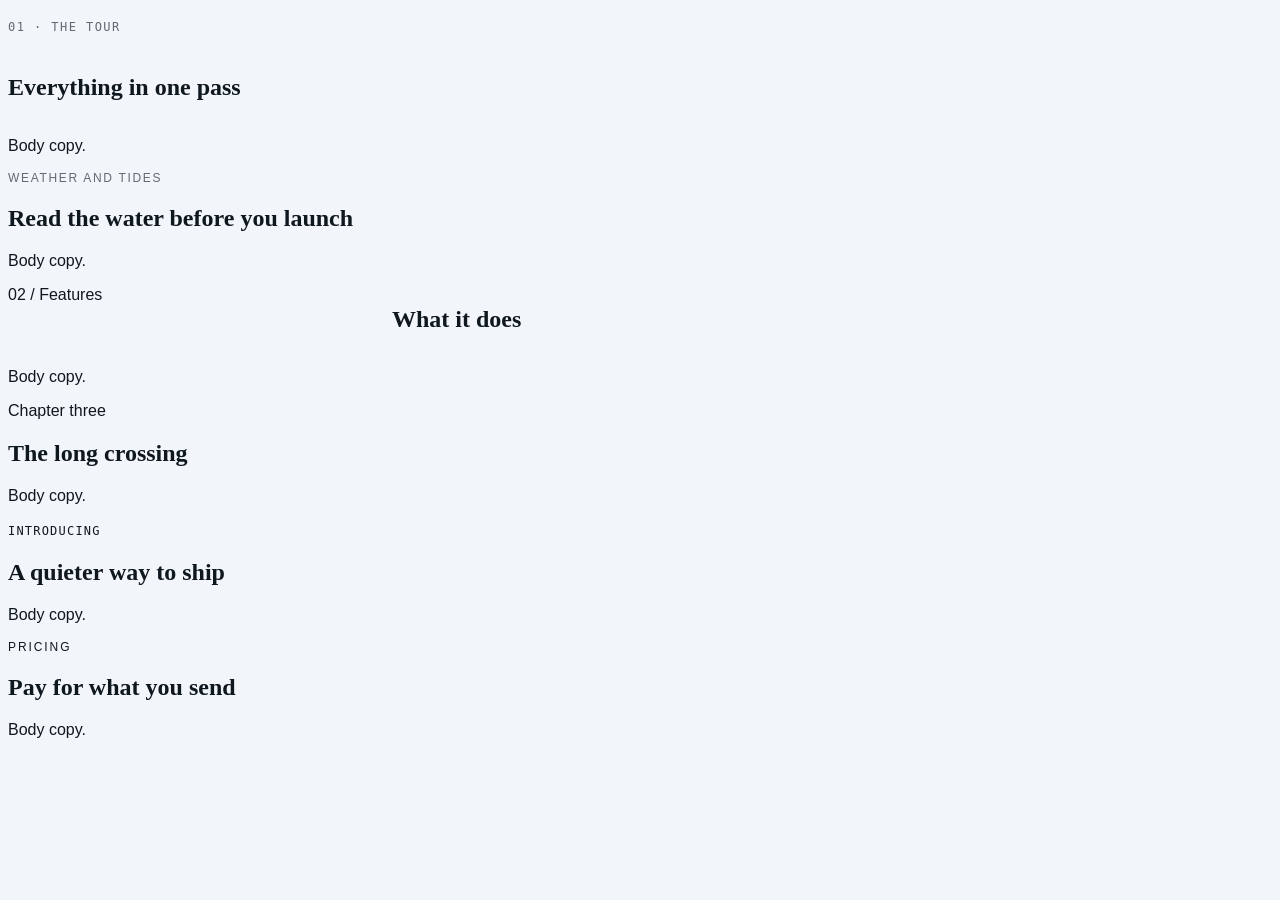
<file: .claude/skills/hallmark/scripts/fixtures/eyebrow-fail/index.html>
<!doctype html>
<!--
  Gate 54 fixture: MUST FAIL, six times.

  Every case here was invisible to the pre-1.3 detector, which keyed on
  `grid-template-columns` in the CSS and so only ever saw one geometry.
  Assertion (run from this directory):

    node ../../sloplint.mjs . --json | node -e "let s='';process.stdin.on('data',d=>s+=d).on('end',()=>console.log(JSON.parse(s).findings.filter(f=>f.gate==='54'&&f.grade==='FAIL').length))"
    # expected: 6

  Scoped to gate 54 on purpose: this file is deliberately slop in other ways too.
-->
<html lang="en">
<head>
<meta charset="utf-8">
<meta name="viewport" content="width=device-width, initial-scale=1">
<title>Gate 54 eyebrow fixture (must fail)</title>
<style>
/* Hallmark · macrostructure: fixture · tone: n/a · anchor hue: 250 · hero: Settled/H1 */
/* Hallmark · pre-emit critique: P3 H3 E3 S3 R3 V3 · weakest: all - this is a fixture */
:root {
  --color-paper: oklch(97% 0.006 250); --color-ink: oklch(20% 0.02 250);
  --color-muted: oklch(52% 0.015 250);
  --font-display: "Fraunces", serif; --font-body: "Public Sans", sans-serif;
  --font-label: "Geist Mono", monospace;
  --text-xs: 0.75rem; --tracking-label: 0.12em;
}
html, body { overflow-x: clip; }
body { background: var(--color-paper); color: var(--color-ink); font-family: var(--font-body); }
h1, h2, h3 { font-family: var(--font-display); }

/* 1: flex column. No grid anywhere; the old check could not see this. */
.a__head { display: flex; flex-direction: column; gap: 0.5rem; }
.a__eyebrow { font-family: var(--font-label); text-transform: uppercase;
  letter-spacing: var(--tracking-label); font-size: var(--text-xs); color: var(--color-muted); }

/* 2: plain block stack, and a class name outside the label vocabulary.
       Caught by resolved CSS alone: uppercase + tracking + small size. */
.b__strand { text-transform: uppercase; letter-spacing: 0.14em; font-size: 0.75rem;
  color: var(--color-muted); }

/* 3: the classic side-by-side grid. Regression guard for the old behaviour. */
.c__head { display: grid; grid-template-columns: minmax(0, 0.4fr) minmax(0, 1fr); gap: 2rem; }

/* 4: multi-column head declared ONLY inside a max-width block. The old check
       skipped every max-width rule, so this shape was a free pass. */
@media (max-width: 48rem) {
  .d__head { display: grid; grid-template-columns: 1fr 2fr; }
}

/* 5: class-less heading. The old check required a semantic match on the head
       wrapper's own classes to even look. */
.e__mark { font-family: var(--font-label); text-transform: uppercase;
  letter-spacing: 0.1em; font-size: 0.75rem; }

/* 6: "overline" was not in the old vocabulary at all. */
.overline { font-size: 0.75rem; letter-spacing: 0.16em; text-transform: uppercase; }
</style>
</head>
<body>

<!-- 1 · flex column stack -->
<section>
  <div class="a__head">
    <p class="a__eyebrow">01 · The tour</p>
    <h2>Everything in one pass</h2>
  </div>
  <p>Body copy.</p>
</section>

<!-- 2 · plain block stack, non-vocabulary class, CSS signals only -->
<section>
  <div>
    <p class="b__strand">Weather and tides</p>
    <h2>Read the water before you launch</h2>
  </div>
  <p>Body copy.</p>
</section>

<!-- 3 · side-by-side grid (the only shape the old gate caught) -->
<section>
  <div class="c__head">
    <span class="eyebrow">02 / Features</span>
    <h2>What it does</h2>
  </div>
  <p>Body copy.</p>
</section>

<!-- 4 · two-column head hidden inside a max-width query -->
<section>
  <div class="d__head">
    <span class="kicker">Chapter three</span>
    <h2>The long crossing</h2>
  </div>
  <p>Body copy.</p>
</section>

<!-- 5 · class-less heading under a labelled span -->
<section>
  <div>
    <span class="e__mark">Introducing</span>
    <h2>A quieter way to ship</h2>
  </div>
  <p>Body copy.</p>
</section>

<!-- 6 · the word the old vocabulary never knew -->
<section>
  <div>
    <p class="overline">Pricing</p>
    <h2>Pay for what you send</h2>
  </div>
  <p>Body copy.</p>
</section>

</body>
</html>
</file>
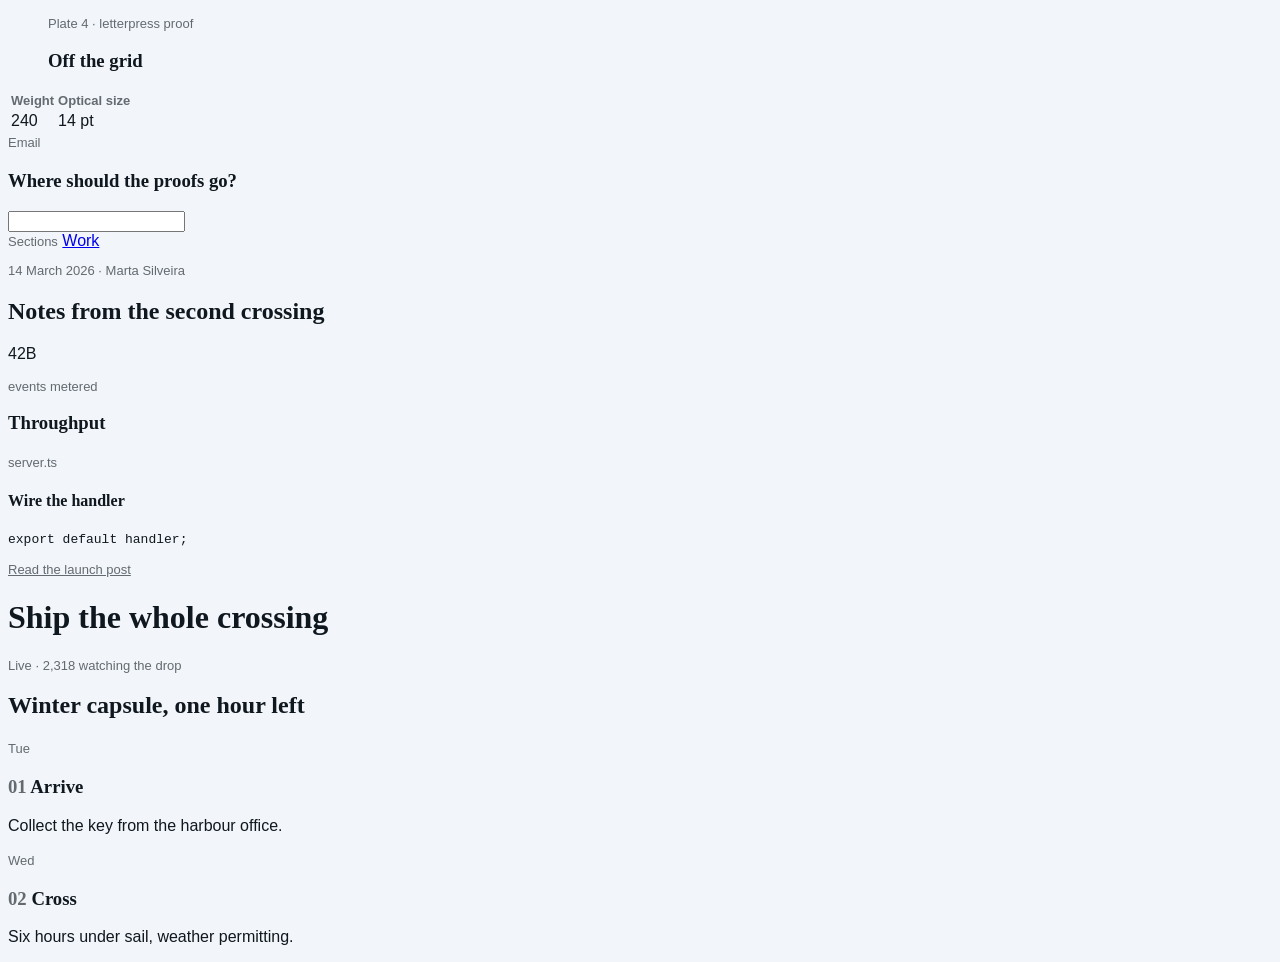
<file: .claude/skills/hallmark/scripts/fixtures/eyebrow-pass/index.html>
<!doctype html>
<!--
  Gate 54 fixture: MUST NOT FAIL.

  Ten shapes that look like an eyebrow to a naive detector and are not one.
  Each carries a fact, a destination, or an identifier the reader would
  otherwise lack: the exceptions gate 54 lists in references/gates.md.

  Assertion (run from this directory):

    node ../../sloplint.mjs . --json | node -e "let s='';process.stdin.on('data',d=>s+=d).on('end',()=>console.log(JSON.parse(s).findings.filter(f=>f.gate==='54').length))"
    # expected: 0

  Scoped to gate 54: this file makes no claim to be clean on the other gates.
-->
<html lang="en">
<head>
<meta charset="utf-8">
<meta name="viewport" content="width=device-width, initial-scale=1">
<title>Gate 54 carve-out fixture (must pass)</title>
<meta name="description" content="Fragments that sit near a heading without announcing it; gate 54 must stay quiet on every one.">
<style>
/* Hallmark · shape: fixture · genre: editorial · theme: fixture (by request)
 * hero: Settled · nav: none · footer: none · enrichment: none · signature: none, this is a gate 54 fixture
 * axes: light/roman-serif/cool · posture: restrained · contrast: pass · fold: n/a · v2.0.0 */
/* Hallmark · pre-emit critique: P3 H3 E3 S3 R3 V3 · weakest: all, this is a fixture */
/* Hallmark · answered F21 · unrelated fragments in one file, not a single document outline */
:root {
  --color-paper: oklch(97% 0.006 250); --color-ink: oklch(20% 0.02 250);
  --color-muted: oklch(52% 0.015 250); --color-accent: oklch(52% 0.14 250); --color-accent-ink: oklch(98% 0.005 250);
  --font-display: "Fraunces", serif; --font-body: "Public Sans", sans-serif;
  --font-label: var(--font-body);
  --text-xs: 0.8125rem;
}
html, body { overflow-x: clip; }
html { scrollbar-color: var(--color-muted) var(--color-paper); }
body { background: var(--color-paper); color: var(--color-ink); font-family: var(--font-body); caret-color: var(--color-accent); }
::selection { background: color-mix(in oklab, var(--color-accent) 22%, transparent); color: var(--color-ink); }
:focus-visible { outline: 2px solid var(--color-accent); outline-offset: 2px; }
a:active, button:active { transform: translateY(1px); }
button:disabled { opacity: 0.55; cursor: not-allowed; }
h1, h2, h3, h4 { font-family: var(--font-display); text-wrap: balance; }
.label { font-family: var(--font-label); font-size: var(--text-xs); color: var(--color-muted); }
.steps { list-style: none; counter-reset: step; padding: 0; }
.steps li { counter-increment: step; }
.steps li h3::before { content: counter(step, decimal-leading-zero) "  "; color: var(--color-muted); }
</style>
</head>
<body>

<!-- 1 · figcaption. Identifier, and it names something that is present. -->
<figure>
  <figcaption class="label">Plate 4 · letterpress proof</figcaption>
  <h3>Off the grid</h3>
</figure>

<!-- 2 · table column header. Identifier. -->
<table>
  <thead><tr><th class="label">Weight</th><th class="label">Optical size</th></tr></thead>
  <tbody><tr><td>240</td><td>14 pt</td></tr></tbody>
</table>

<!-- 3 · form field label. Identifier, bound to its control. -->
<form>
  <div>
    <label class="label" for="email">Email</label>
    <h3>Where should the proofs go?</h3>
    <input id="email" type="email">
  </div>
</form>

<!-- 4 · nav label. Destination. -->
<nav>
  <div>
    <span class="label">Sections</span>
    <h2 hidden>Navigation</h2>
    <a href="/work">Work</a>
  </div>
</nav>

<!-- 5 · dateline. Fact: the date appears nowhere else. -->
<article>
  <p class="label"><time datetime="2026-03-14">14 March 2026</time> · Marta Silveira</p>
  <h2>Notes from the second crossing</h2>
</article>

<!-- 6 · unit label AFTER the figure it labels. Order is the discriminator. -->
<section>
  <div>
    <p class="stat__num">42B</p>
    <p class="label">events metered</p>
  </div>
  <h3>Throughput</h3>
</section>

<!-- 7 · code filename tab. Identifier: a real path. -->
<section>
  <div>
    <span class="label">server.ts</span>
    <h4>Wire the handler</h4>
  </div>
  <pre><code>export default handler;</code></pre>
</section>

<!-- 8 · linked announcement chip. Destination, and it goes somewhere real. -->
<header>
  <div>
    <a class="label" href="/changelog/v2">Read the launch post</a>
    <h1>Ship the whole crossing</h1>
  </div>
</header>

<!-- 9 · live telemetry above a headline. Fact, and the digits prove it. -->
<section>
  <div>
    <p class="label">Live · 2,318 watching the drop</p>
    <h1>Winter capsule, one hour left</h1>
  </div>
</section>

<!-- 10 · a real <ol>. The numbers come from counter(), not from typed labels;
         a genuine per-step identifier rides along without becoming a kicker. -->
<ol class="steps">
  <li>
    <span class="label">Tue</span>
    <h3>Arrive</h3>
    <p>Collect the key from the harbour office.</p>
  </li>
  <li>
    <span class="label">Wed</span>
    <h3>Cross</h3>
    <p>Six hours under sail, weather permitting.</p>
  </li>
</ol>

</body>
</html>
</file>
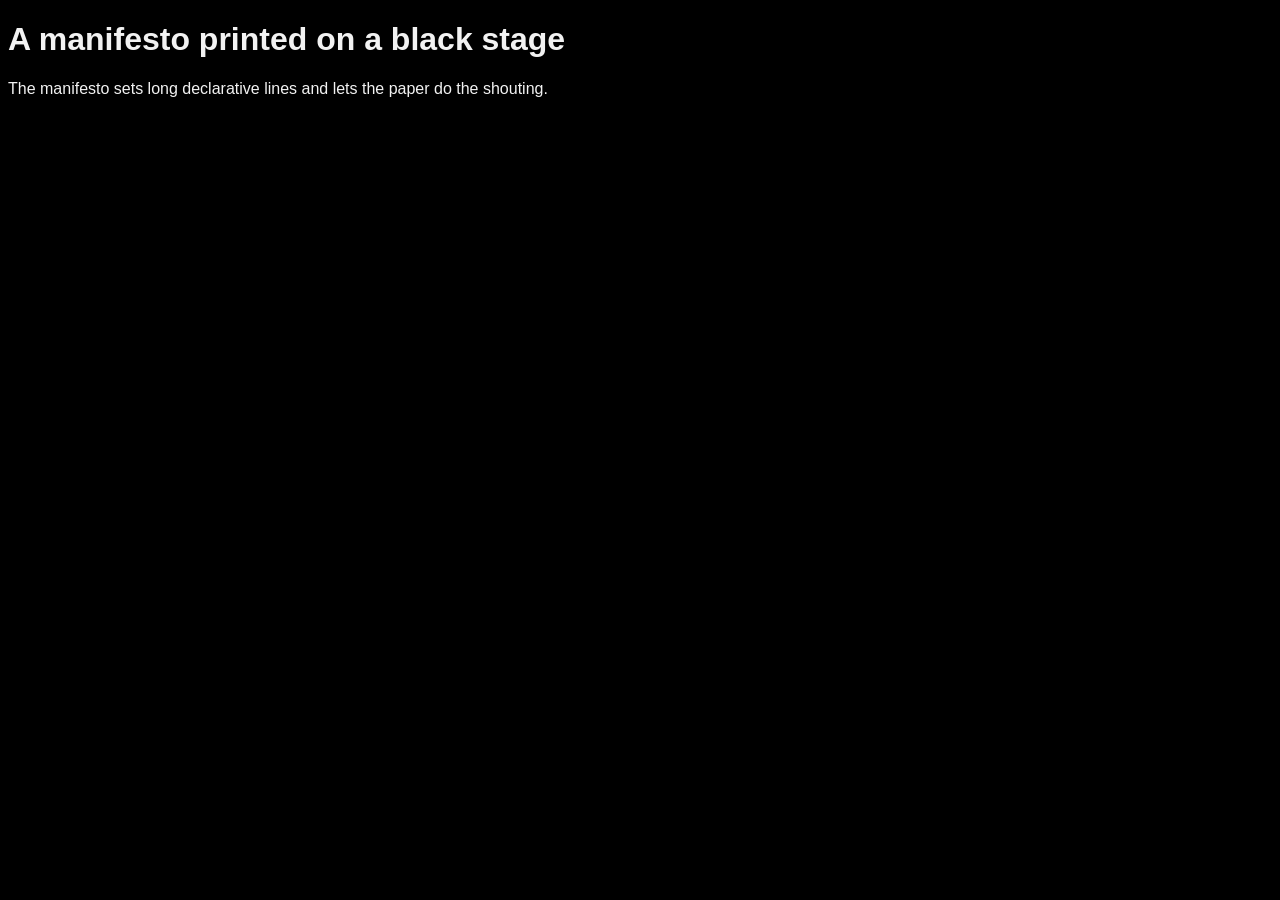
<file: .claude/skills/hallmark/scripts/fixtures/waiver/index.html>
<!doctype html>
<!--
  Waiver fixture. Five waivers are claimed on a deliberately expressive page:
  four are honoured, one is refused because it names a Floor gate, and the build
  ships. There is no cap, so the page is not blocked for being expressive; what
  it gets instead is a NOTE saying four waivers is a house style, not exceptions.

  Assertion (run from this directory):

    node ../../sloplint.mjs . --json | node -e "let s='';process.stdin.on('data',d=>s+=d).on('end',()=>{const j=JSON.parse(s);console.log(JSON.stringify(j.summary))})"
    # expected: fails 0, reflex 0, waived 5, rejected 2, answered 1, notes 1
    # (waived counts findings, not gates: gate 1 fires on both the token and the
    #  h1 rule, and gate 7 on both the token and the body background)

  Case by case:
    waive 40  -> refused, Floor is never waivable, and gate 40 still binds
    waive 7b  -> honoured; the guard (surface: absolute in the stamp) holds
    waive 22  -> honoured
    waive 25  -> honoured (no finding to downgrade on this page)
    waive 1   -> honoured, and trips the >3 house-style NOTE
    answered F3  -> honoured; the Finish finding reports ANSWERED instead of WARN
    answered 40  -> refused; 40 is Floor, and Floor findings are fixed, not answered
-->
<html lang="en">
<head>
<meta charset="utf-8">
<meta name="viewport" content="width=device-width, initial-scale=1">
<title>Waiver fixture</title>
<style>
/* Hallmark · macrostructure: Manifesto · tone: austere · anchor hue: 250 · surface: absolute · nav: N9 · footer: Ft2 · hero: Poster/H1 */
/* Hallmark · pre-emit critique: P5 H4 E5 S4 R5 V4 · weakest: E - fixture, not a real build */
/* Hallmark · waive 40 · contrast measured on the stage · the manifesto is printed white on black */
/* Hallmark · waive 7b · surface: absolute declared, 40-41 pass · the manifesto stage is printed on black paper */
/* Hallmark · waive 22 · neutrals achromatic throughout · the manifesto rules are pure grey by intent */
/* Hallmark · waive 25 · measure runs to 96ch · the manifesto sets long declarative lines */
/* Hallmark · waive 1 · two families declared · the manifesto pairs a display serif with a grotesque */
/* Hallmark · answered F3 · the manifesto head is one word and cannot wrap, so balance has nothing to balance */
/* Hallmark · answered 40 · contrast is fine here honestly */
:root {
  --color-paper: #000;
  --color-ink: oklch(96% 0 250);
  --font-display: Inter, sans-serif;
  --font-body: "Public Sans", sans-serif;
}
html, body { overflow-x: clip; }
body { background: var(--color-paper); color: var(--color-ink); font-family: var(--font-body); }
h1 { font-family: var(--font-display); }
</style>
</head>
<body>
  <h1>A manifesto printed on a black stage</h1>
  <p>The manifesto sets long declarative lines and lets the paper do the shouting.</p>
</body>
</html>
</file>
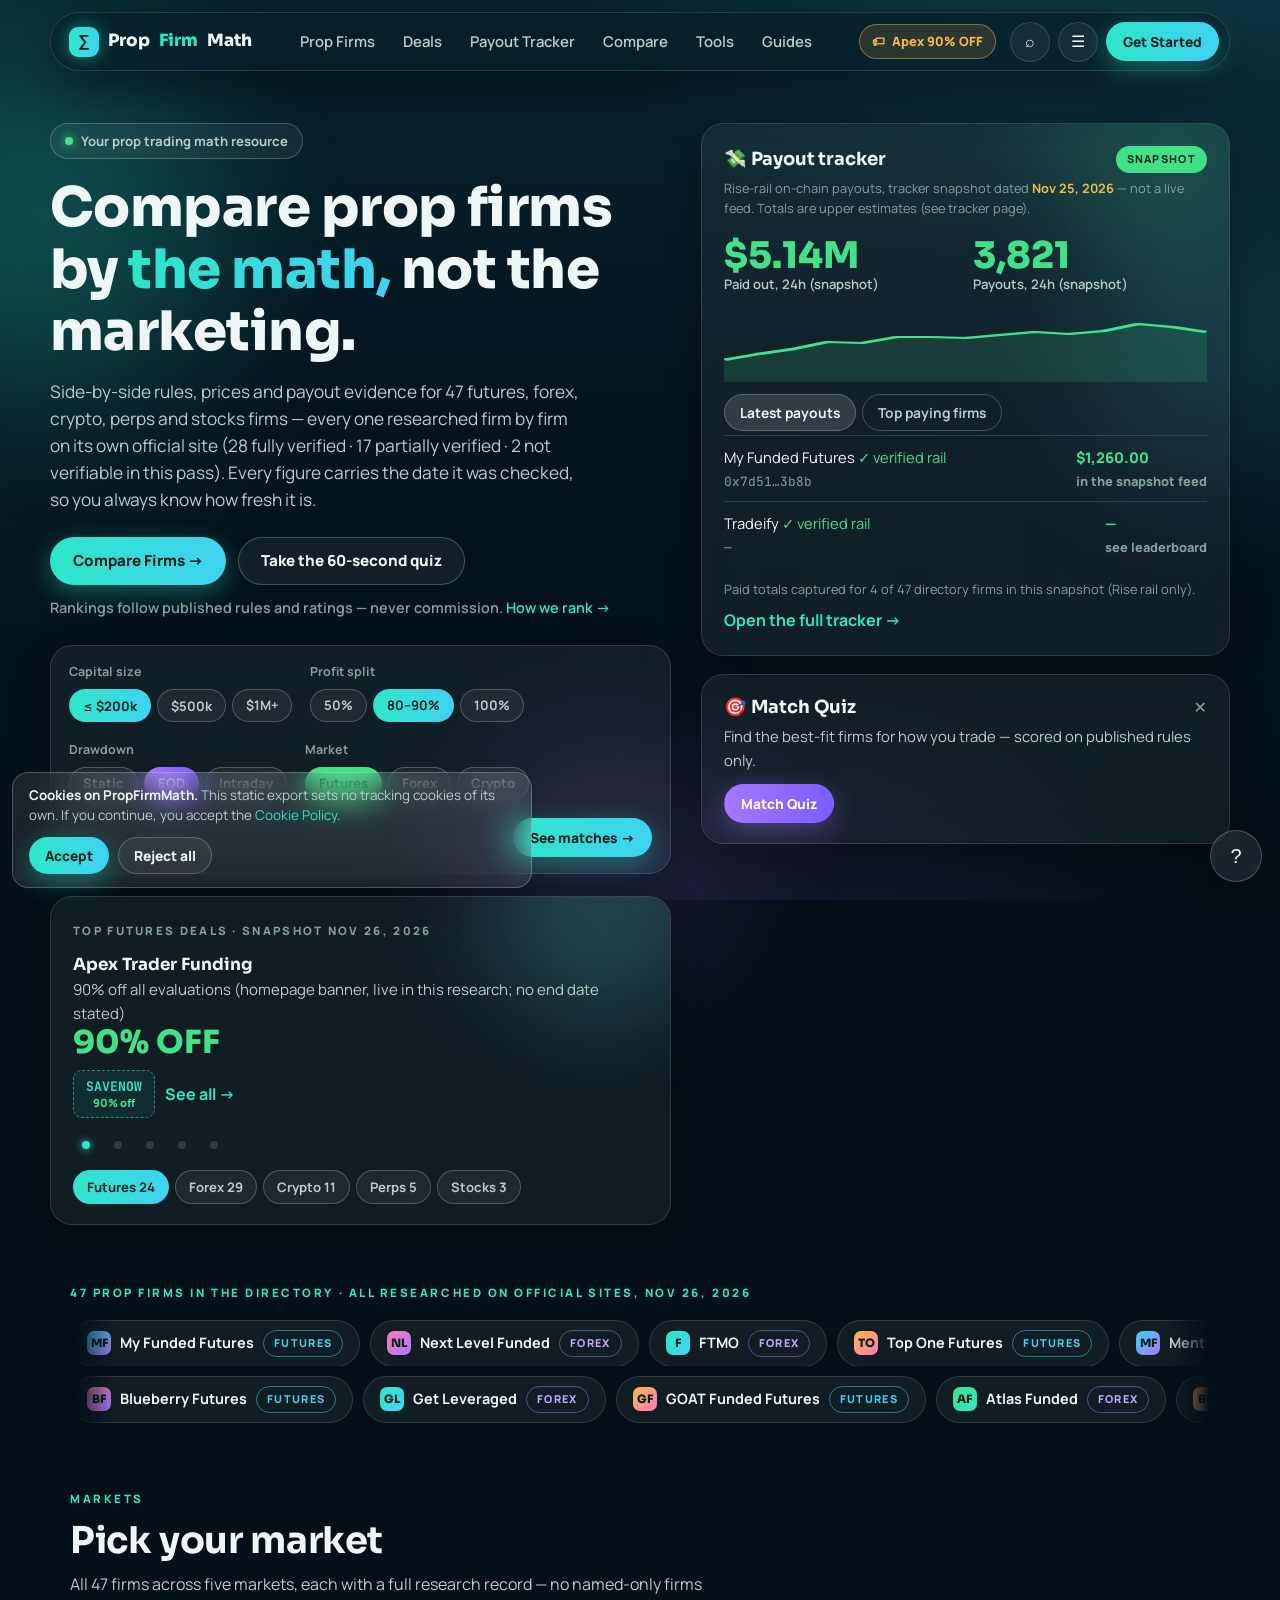
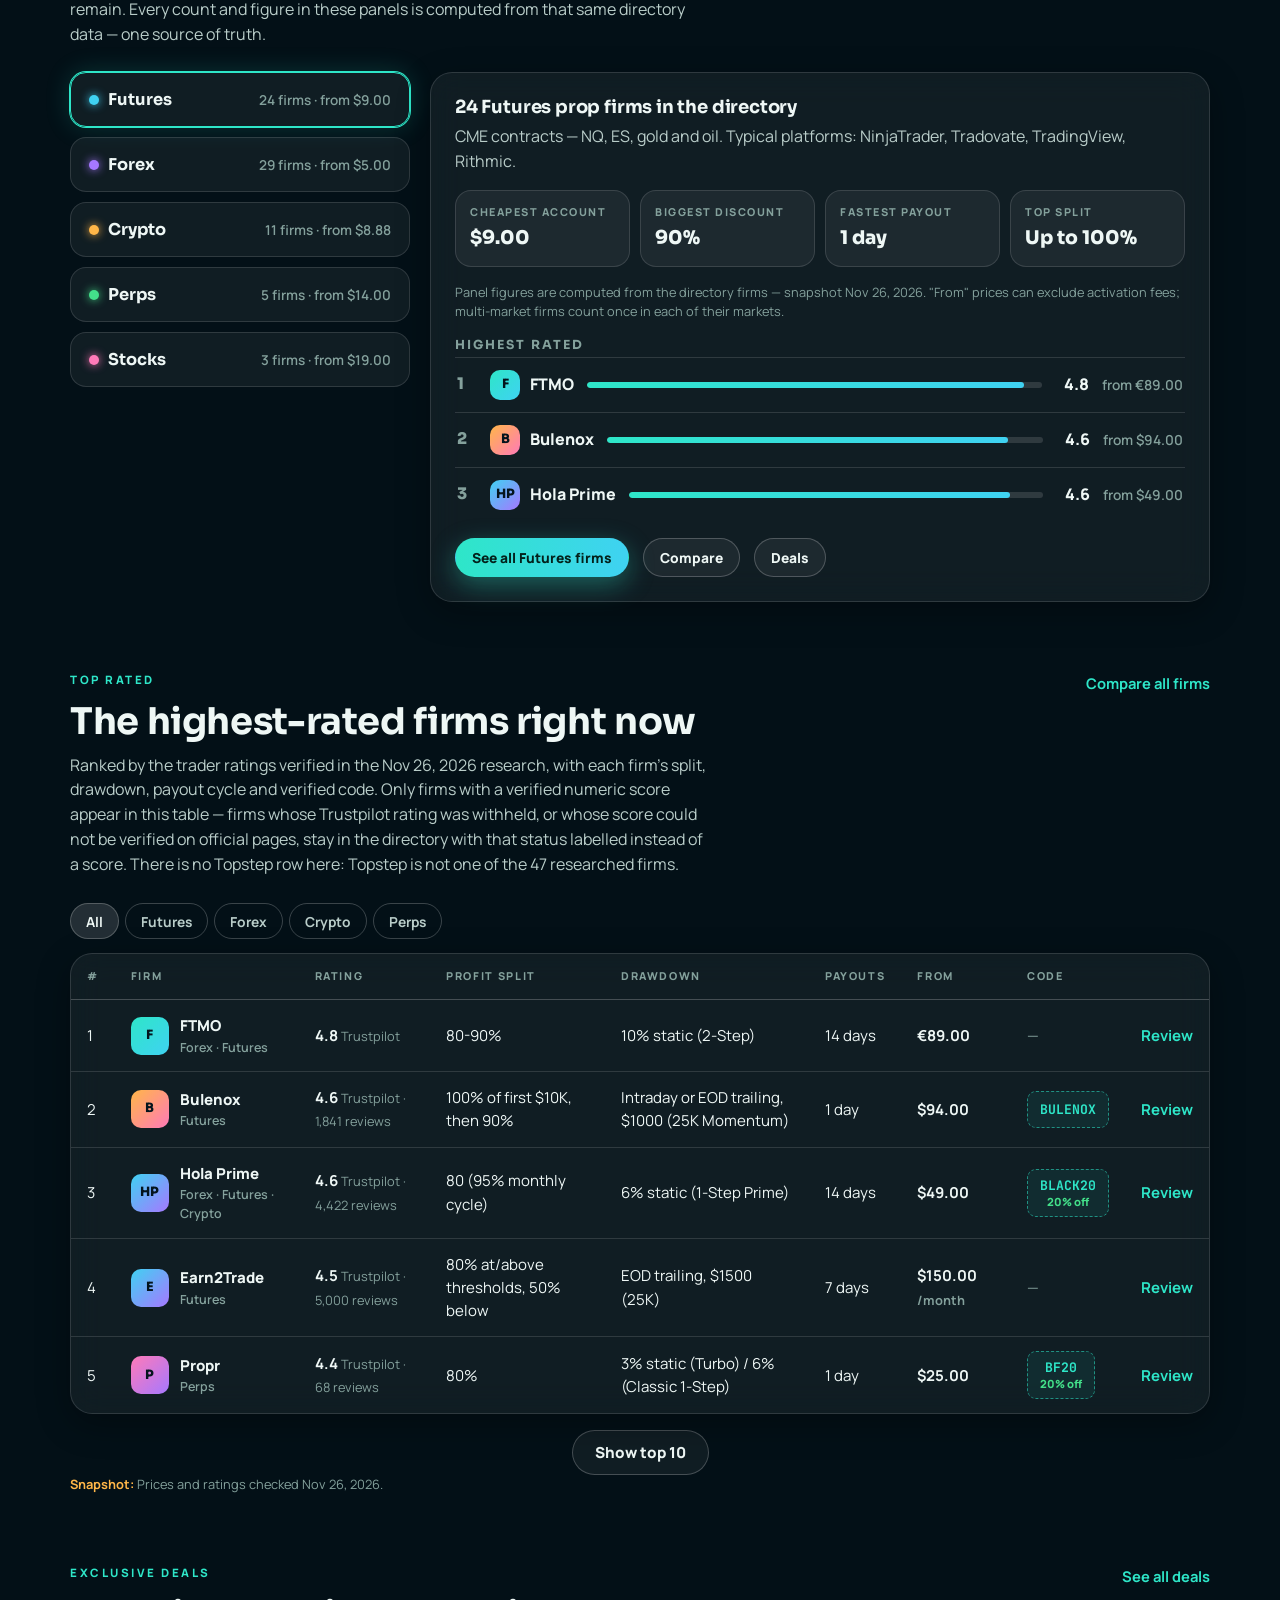
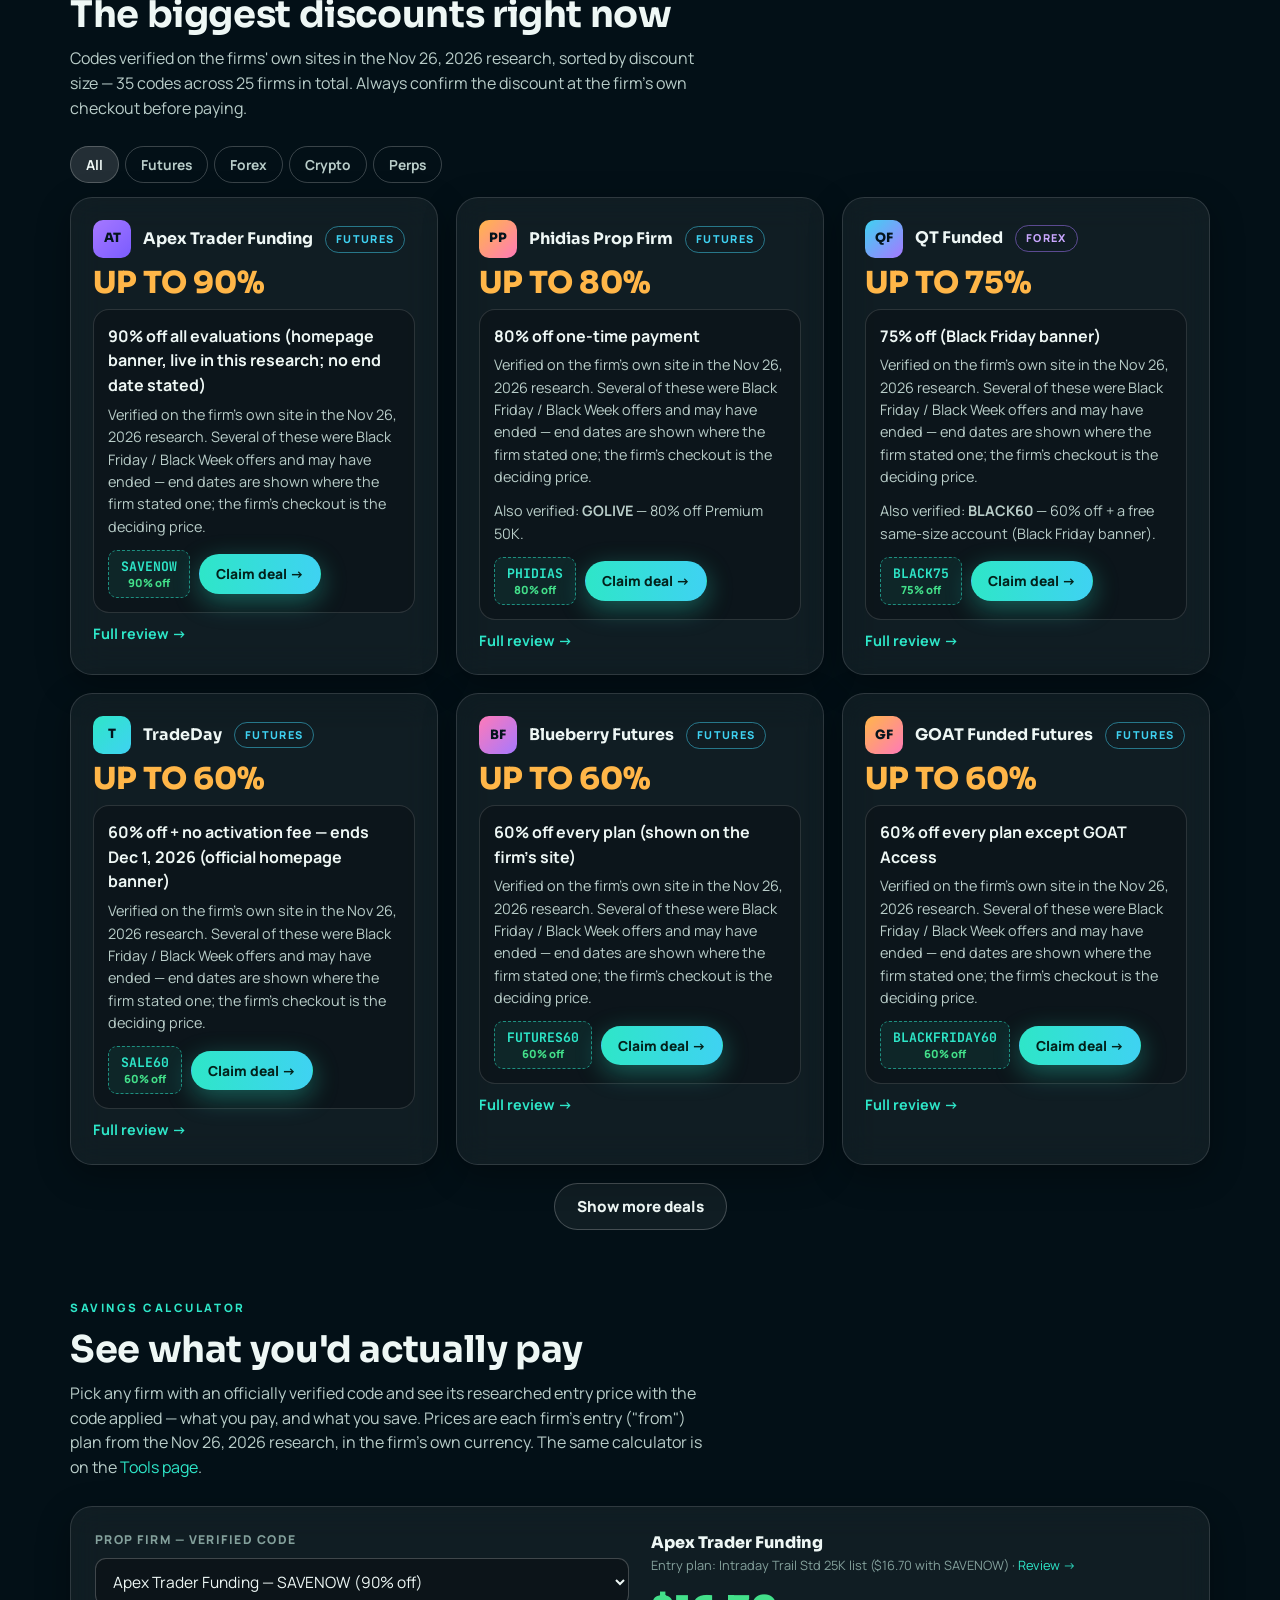
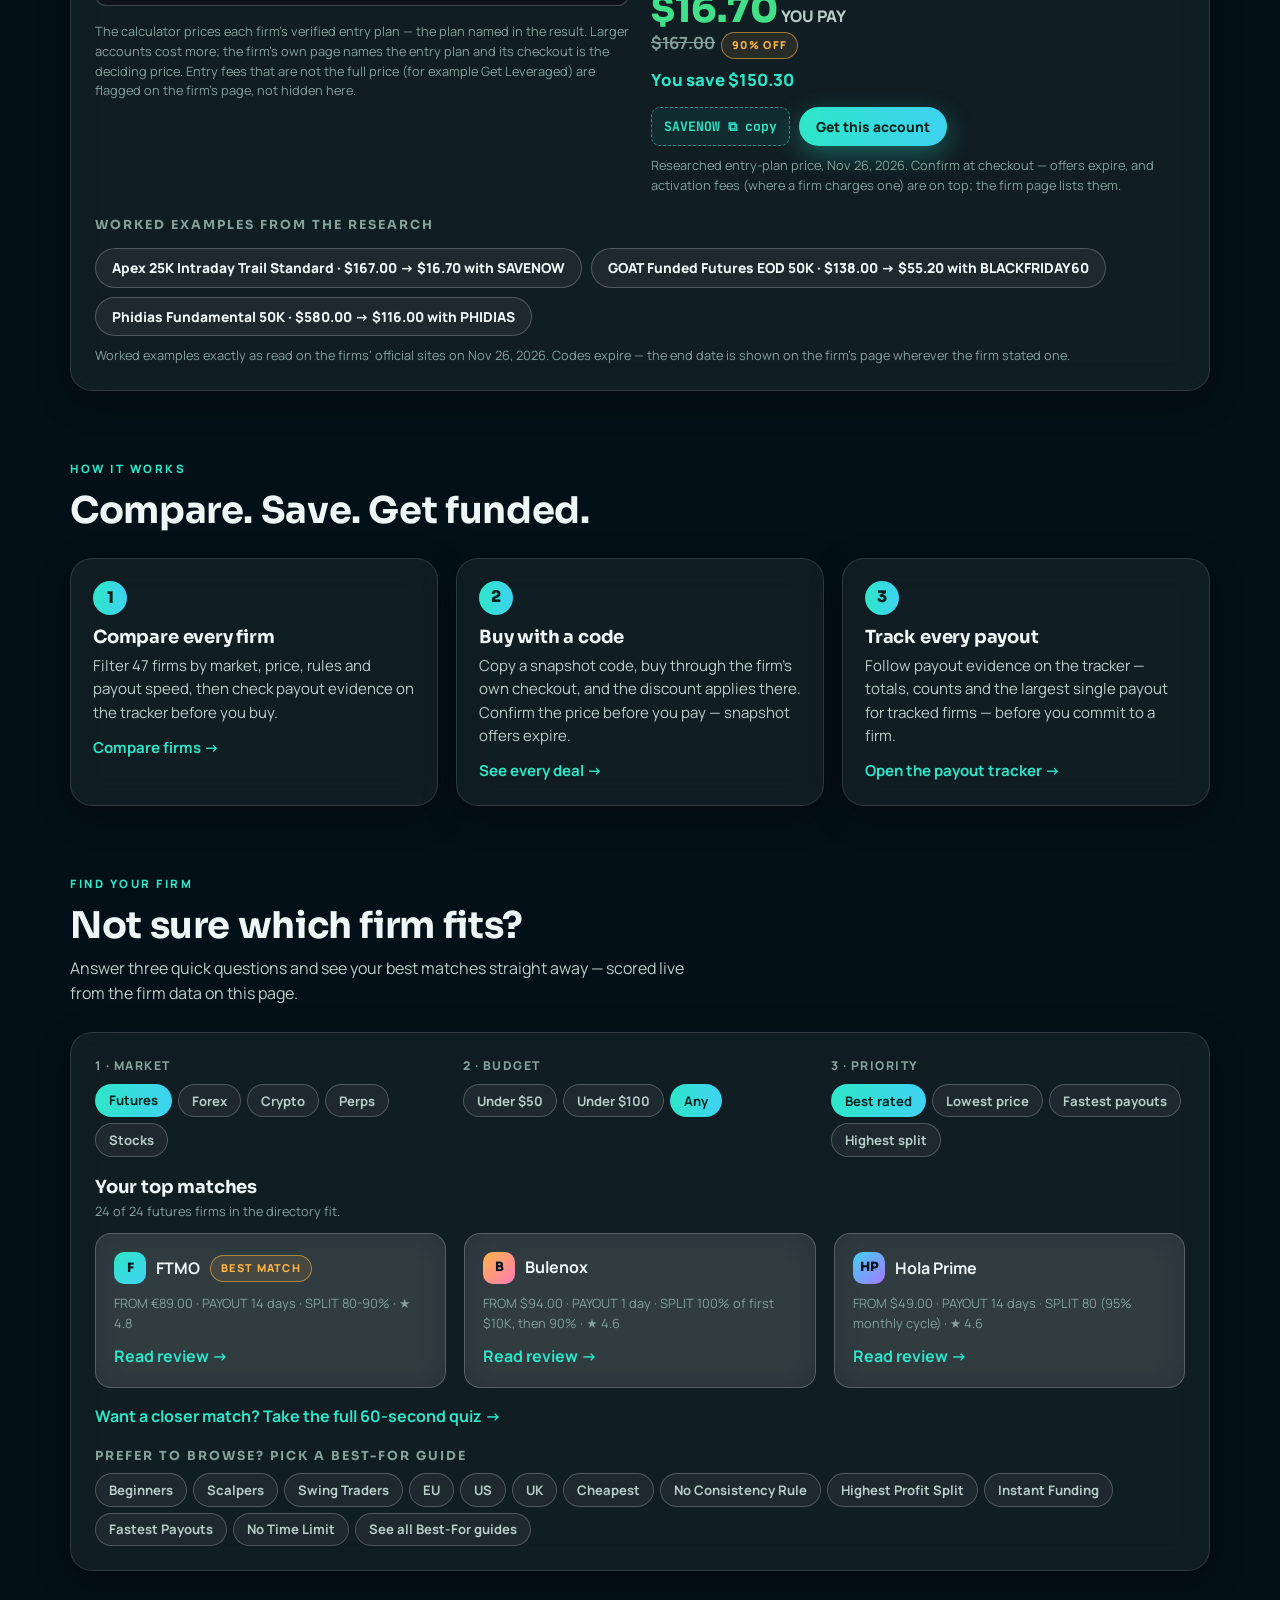
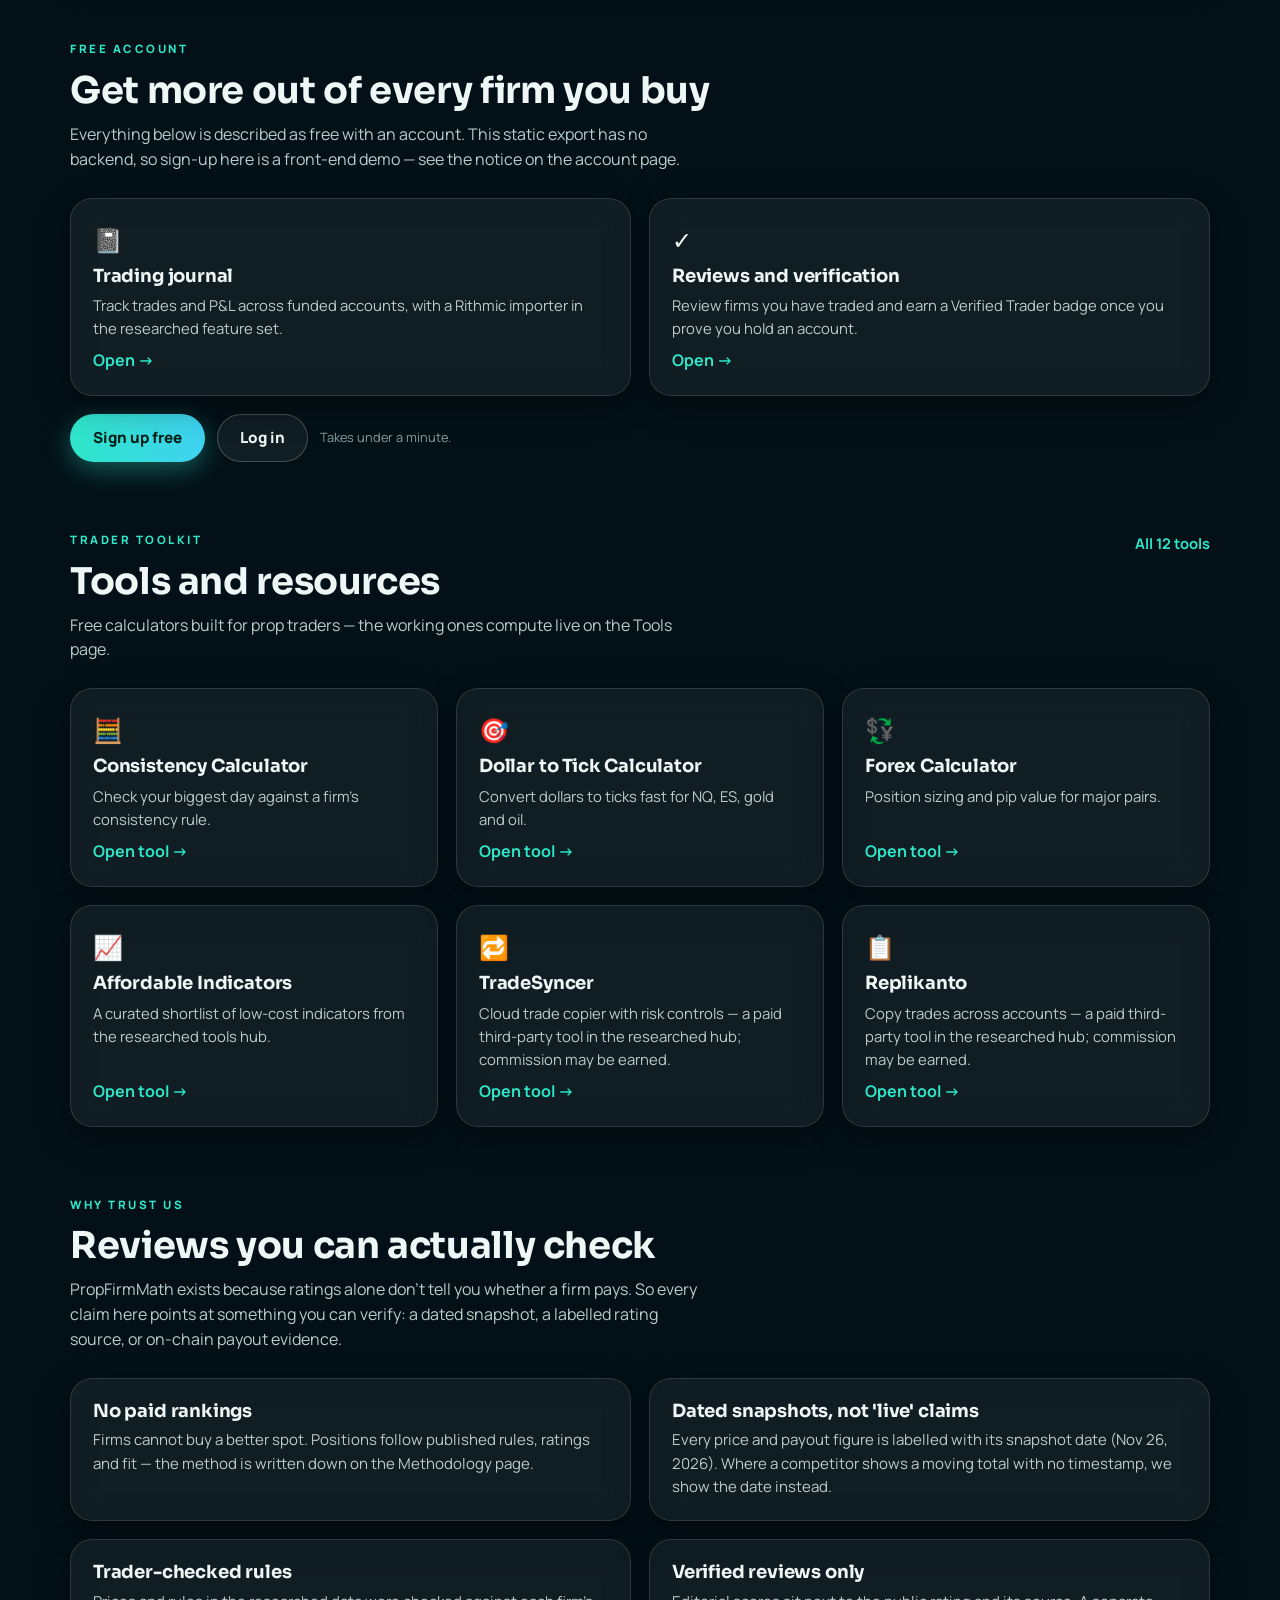
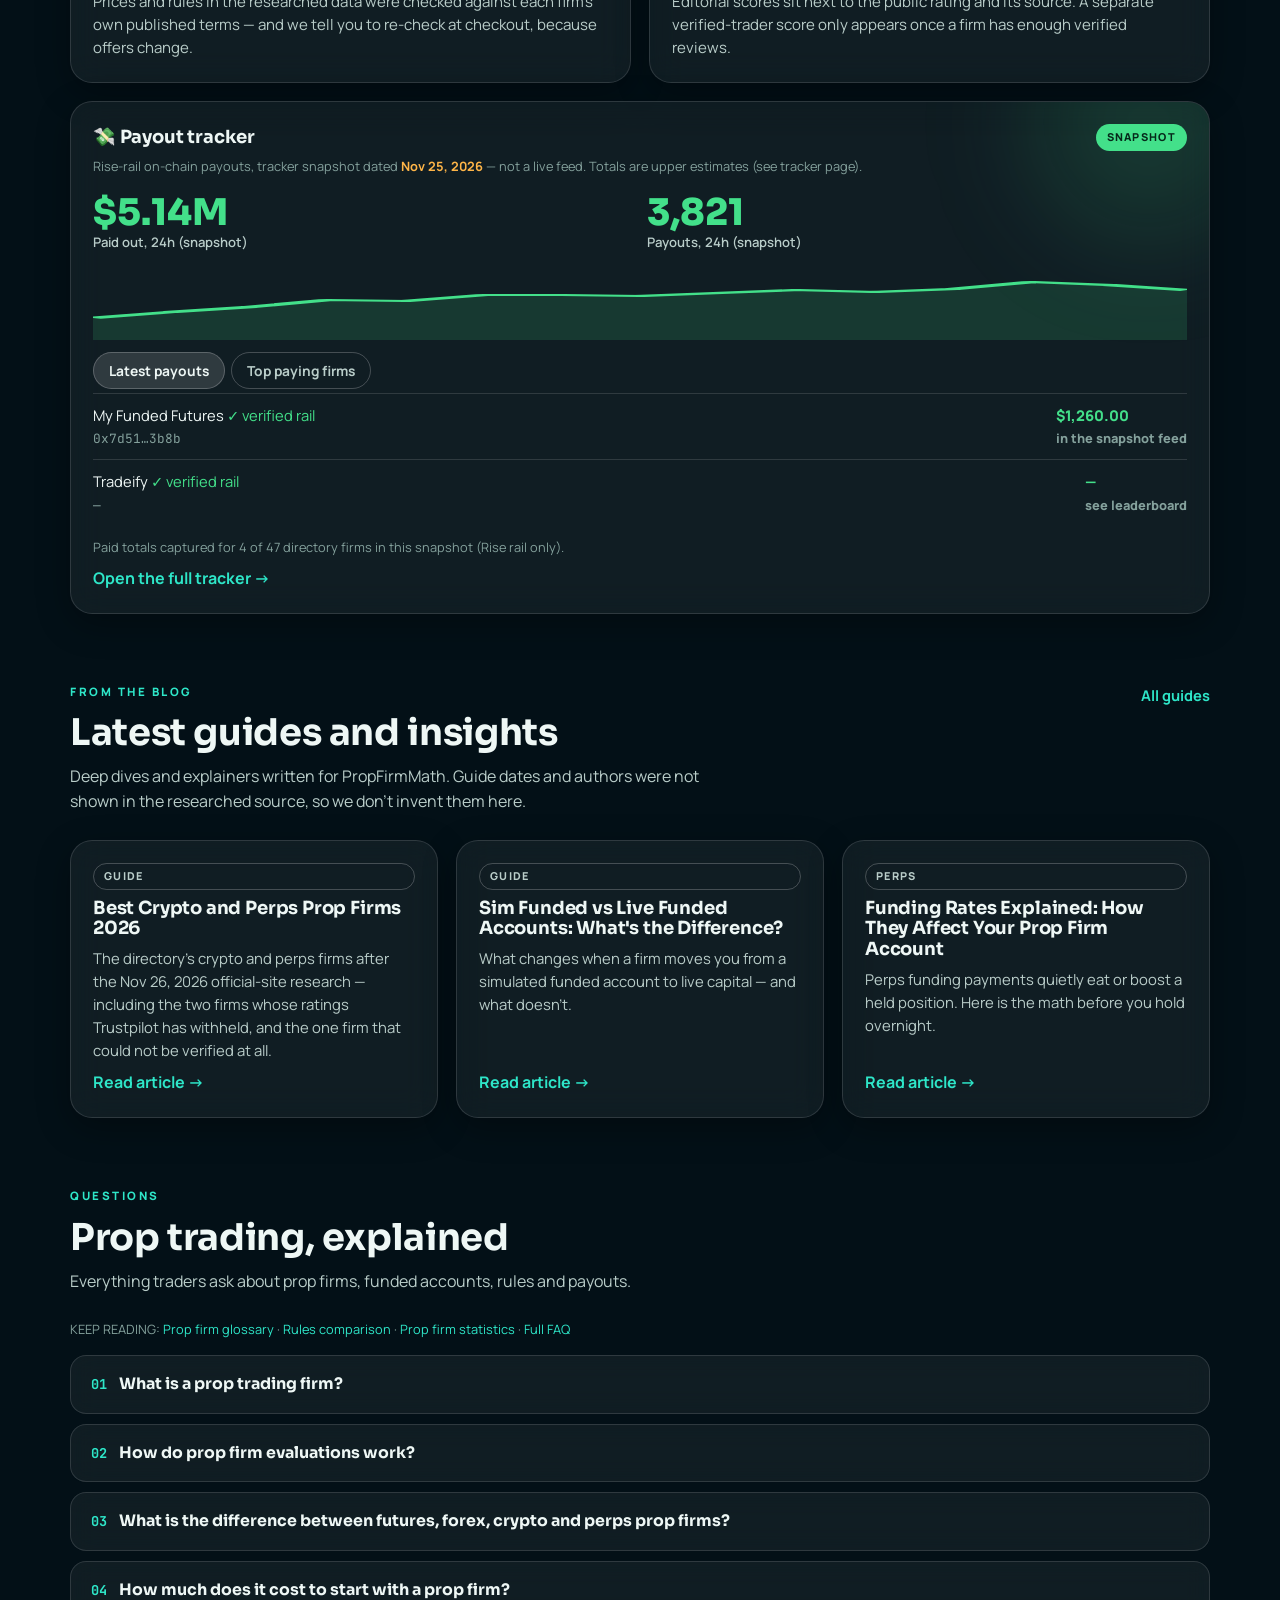
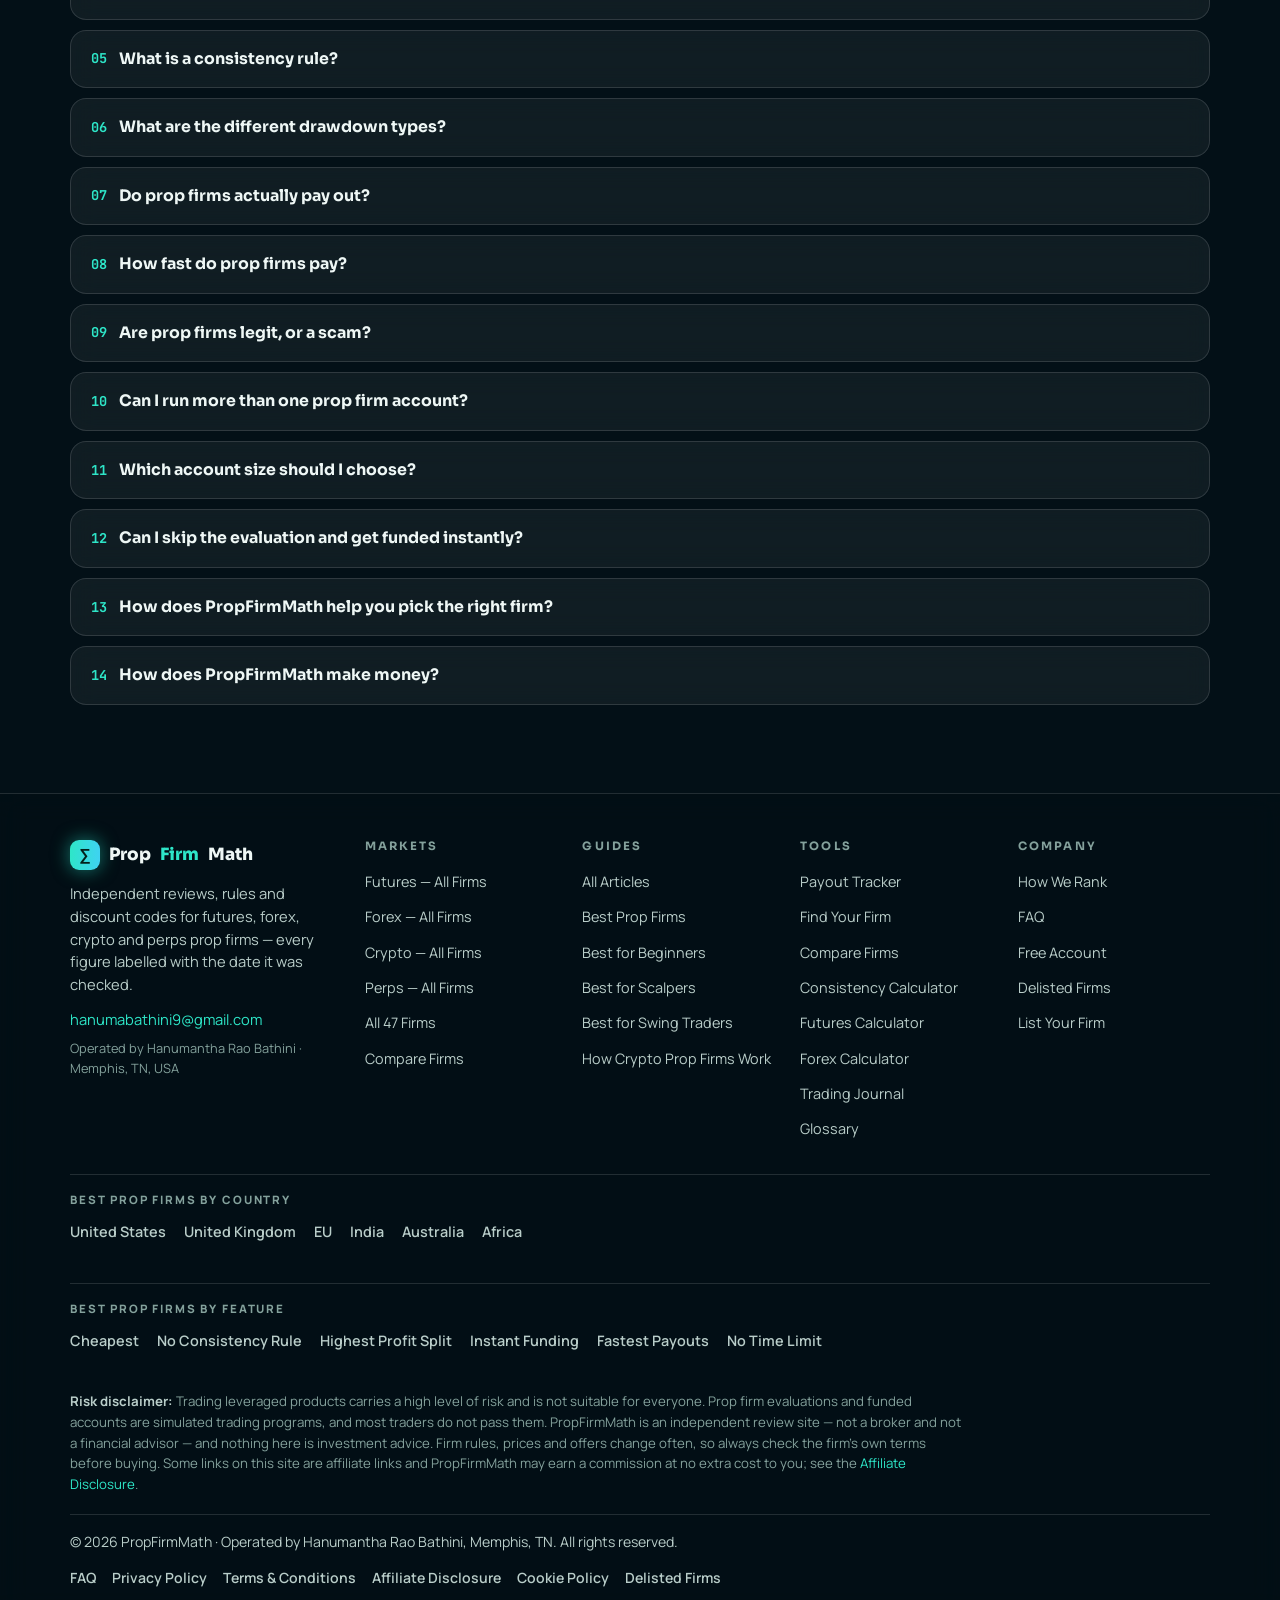
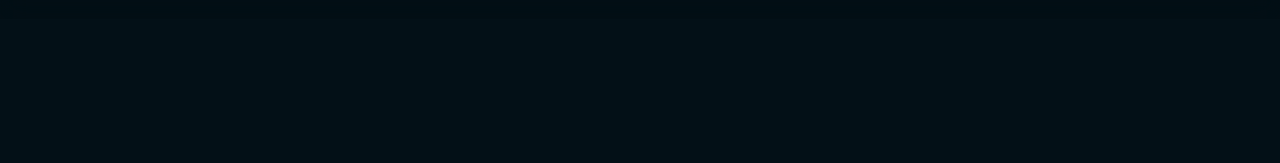
<file: site/propfirmmath-multi-page-export.html>
<!doctype html>
<html lang="en">
<head>
<meta charset="utf-8" />
<meta name="viewport" content="width=device-width, initial-scale=1, viewport-fit=cover" />
<meta name="color-scheme" content="dark" />
<meta name="description" content="PropFirmMath — independent prop firm comparisons, rules, discount codes and payout snapshots for futures, forex, crypto and perps firms. Figures are dated research snapshots, not live data." />
<meta property="og:title" content="PropFirmMath — Compare Prop Firms by the Math" />
<meta property="og:description" content="All 47 firms researched firm by firm on their official sites — 28 fully verified, 17 partially, 2 not verifiable — every price and payout figure labelled with its snapshot date." />
<meta property="og:type" content="website" />
<link rel="icon" href="data:," />
<title>PropFirmMath — Compare Prop Firms by the Math</title>
<link rel="preconnect" href="https://fonts.googleapis.com" />
<link rel="preconnect" href="https://fonts.gstatic.com" crossorigin />
<link href="https://fonts.googleapis.com/css2?family=Sora:wght@500;600;700;800&family=Manrope:wght@400;500;600;700;800&family=JetBrains+Mono:wght@500;700&display=swap" rel="stylesheet" />
<style>
:root{
  color-scheme: dark;
  --bg:#04141d; --bg2:#06222e; --bg3:#031017;
  --glass:rgba(255,255,255,.055); --glass2:rgba(255,255,255,.09); --glass3:rgba(255,255,255,.13);
  --line:rgba(255,255,255,.13); --line2:rgba(255,255,255,.22);
  --ink:#eef7f5; --ink2:#b9cdc9; --ink3:#84a19c;
  --teal:#2ee6c8; --cyan:#3fd2f2; --violet:#a678ff; --green:#43e08a; --amber:#ffb648; --pink:#ff7ab8; --red:#ff7a7a;
  --grad:linear-gradient(92deg,#2ee6c8,#3fd2f2);
  --grad2:linear-gradient(92deg,#a678ff,#3fd2f2);
  --r-lg:22px; --r-md:16px; --r-sm:11px;
  --shadow:0 18px 50px rgba(0,0,0,.45);
  --maxw:1180px;
}
*{box-sizing:border-box}
html{scroll-behavior:smooth}
body{margin:0;background:var(--bg3);color:var(--ink);font-family:"Manrope",system-ui,-apple-system,"Segoe UI",sans-serif;font-size:16px;line-height:1.55;-webkit-font-smoothing:antialiased;overflow-x:hidden}
.space-bg{position:fixed;inset:0;z-index:-2;background:
  radial-gradient(900px 600px at 85% -10%,rgba(63,210,242,.14),transparent 60%),
  radial-gradient(800px 700px at -10% 30%,rgba(46,230,200,.10),transparent 60%),
  radial-gradient(700px 500px at 60% 110%,rgba(166,120,255,.10),transparent 60%),
  linear-gradient(180deg,#07242f 0%,#04141d 45%,#031017 100%)}
.space-bg::after{content:"";position:absolute;inset:0;background-image:radial-gradient(rgba(255,255,255,.16) 1px,transparent 1.4px);background-size:130px 130px;opacity:.35;mask-image:linear-gradient(180deg,black,transparent 70%)}
.orb{position:fixed;border-radius:50%;filter:blur(70px);z-index:-1;pointer-events:none;opacity:.5}
.orb-a{width:340px;height:340px;background:rgba(46,230,200,.35);top:6%;left:-120px}
.orb-b{width:280px;height:280px;background:rgba(63,210,242,.30);top:22%;right:-90px}
.orb-c{width:240px;height:240px;background:rgba(166,120,255,.28);bottom:-80px;left:38%}
@media (prefers-reduced-motion: no-preference){
  .orb{animation:drift 26s ease-in-out infinite alternate}
  .orb-b{animation-duration:32s}.orb-c{animation-duration:38s}
  @keyframes drift{from{transform:translateY(0)}to{transform:translateY(36px)}}
}
h1,h2,h3,h4{font-family:"Sora",sans-serif;line-height:1.14;margin:0;letter-spacing:-.01em}
h1{font-size:clamp(2rem,5.4vw,3.4rem);font-weight:800}
h2{font-size:clamp(1.55rem,3.4vw,2.3rem);font-weight:700}
h3{font-size:1.13rem;font-weight:700}
p{margin:0}
a{color:var(--teal);text-decoration:none}
a:hover{text-decoration:underline}
button,[role="button"],select,summary,input:not([type="checkbox"],[type="radio"]){min-height:2.25rem}
:focus-visible{outline:2px solid var(--cyan);outline-offset:2px;border-radius:6px}
.wrap{max-width:var(--maxw);margin:0 auto;padding:0 20px}
.grad-text{background:var(--grad);-webkit-background-clip:text;background-clip:text;color:transparent}
.grad-text2{background:var(--grad2);-webkit-background-clip:text;background-clip:text;color:transparent}
.eyebrow{display:inline-block;font-size:.72rem;font-weight:800;letter-spacing:.22em;text-transform:uppercase;color:var(--teal);margin-bottom:12px}
.sub{color:var(--ink2);max-width:640px;margin-top:10px}
section{padding:56px 0 8px}
.sec-head{margin-bottom:26px}
.sec-head .rowlink{float:right;margin-top:6px;font-weight:700;font-size:.92rem}
/* ---------- header ---------- */
header.site{position:sticky;top:12px;z-index:60;margin-top:12px}
.header-pill{max-width:var(--maxw);margin:0 auto;padding:8px 10px 8px 18px;display:flex;align-items:center;gap:14px;background:rgba(6,30,40,.72);border:1px solid var(--line);border-radius:999px;backdrop-filter:blur(18px);-webkit-backdrop-filter:blur(18px);box-shadow:var(--shadow);flex-wrap:wrap}
.logo{display:flex;align-items:center;gap:9px;color:var(--ink);font-family:"Sora",sans-serif;font-weight:800;font-size:1.06rem;white-space:nowrap}
.logo:hover{text-decoration:none}
.logo .mark{width:30px;height:30px;border-radius:9px;background:var(--grad);display:grid;place-items:center;color:#03211b;font-size:1rem;box-shadow:0 0 18px rgba(46,230,200,.5)}
.logo em{font-style:normal;color:var(--teal)}
nav.main{display:flex;gap:2px;flex:1;justify-content:center;flex-wrap:wrap}
nav.main a{color:var(--ink2);font-weight:600;font-size:.93rem;padding:9px 13px;border-radius:999px;min-height:2.25rem;display:inline-flex;align-items:center}
nav.main a:hover{color:var(--ink);background:var(--glass2);text-decoration:none}
nav.main a.on{color:var(--ink);box-shadow:inset 0 -2px 0 var(--teal)}
.deal-pill{display:inline-flex;align-items:center;gap:7px;background:rgba(255,182,72,.14);border:1px solid rgba(255,182,72,.45);color:var(--amber);font-size:.8rem;font-weight:800;padding:7px 12px;border-radius:999px;white-space:nowrap}
.deal-pill:hover{text-decoration:none;background:rgba(255,182,72,.22)}
.hbtns{display:flex;gap:8px;align-items:center}
.icon-btn{width:40px;height:40px;border-radius:50%;border:1px solid var(--line);background:var(--glass);color:var(--ink);cursor:pointer;font-size:1.02rem;display:grid;place-items:center}
.icon-btn:hover{background:var(--glass2)}
.btn{display:inline-flex;align-items:center;justify-content:center;gap:8px;border-radius:999px;padding:11px 22px;font-weight:800;font-size:.95rem;border:1px solid transparent;cursor:pointer;font-family:inherit;min-height:2.75rem}
.btn:hover{text-decoration:none;filter:brightness(1.07)}
.btn-teal{background:var(--grad);color:#03211b;box-shadow:0 8px 26px rgba(46,230,200,.35)}
.btn-ghost{background:var(--glass);border-color:var(--line2);color:var(--ink)}
.btn-violet{background:linear-gradient(92deg,#a678ff,#7a5cff);color:#fff;box-shadow:0 8px 26px rgba(166,120,255,.35)}
.btn-sm{padding:8px 16px;font-size:.86rem;min-height:2.4rem}
.btn[disabled]{opacity:.45;cursor:not-allowed}
/* mobile menu + more menu */
.menu-panel{position:absolute;top:calc(100% + 10px);right:0;width:min(430px,calc(100vw - 24px));background:rgba(7,32,43,.94);border:1px solid var(--line2);border-radius:var(--r-lg);backdrop-filter:blur(22px);-webkit-backdrop-filter:blur(22px);box-shadow:var(--shadow);padding:20px;display:none;max-height:78vh;overflow:auto}
.menu-panel.open{display:block}
.menu-panel h4{font-size:.72rem;letter-spacing:.2em;text-transform:uppercase;color:var(--ink3);margin:14px 0 10px}
.menu-panel h4:first-child{margin-top:0}
.qa-grid{display:grid;grid-template-columns:repeat(3,1fr);gap:9px}
.qa-grid a{background:var(--glass);border:1px solid var(--line);border-radius:var(--r-md);padding:12px 8px;text-align:center;color:var(--ink);font-size:.8rem;font-weight:700;display:flex;flex-direction:column;gap:6px;align-items:center;min-height:4.4rem;justify-content:center}
.qa-grid a:hover{background:var(--glass2);text-decoration:none}
.qa-grid .ic{font-size:1.15rem}
.menu-list{display:flex;flex-direction:column}
.menu-list a{color:var(--ink2);padding:9px 6px;border-radius:8px;font-weight:600;font-size:.94rem;min-height:2.4rem;display:flex;align-items:center}
.menu-list a:hover{color:var(--ink);background:var(--glass);text-decoration:none}
.header-anchor{position:relative;max-width:var(--maxw);margin:0 auto}
/* ---------- glass cards ---------- */
.glass{background:var(--glass);border:1px solid var(--line);border-radius:var(--r-lg);backdrop-filter:blur(16px);-webkit-backdrop-filter:blur(16px);box-shadow:0 10px 34px rgba(0,0,0,.32)}
.glass-hi{background:var(--glass2);border:1px solid var(--line2);border-radius:var(--r-lg);backdrop-filter:blur(16px);-webkit-backdrop-filter:blur(16px)}
.pad{padding:24px}
.tag{display:inline-block;font-size:.68rem;font-weight:800;letter-spacing:.12em;text-transform:uppercase;padding:4px 10px;border-radius:999px;border:1px solid var(--line2);color:var(--ink2)}
.tag.futures{color:var(--cyan);border-color:rgba(63,210,242,.5)}
.tag.forex{color:#c9a7ff;border-color:rgba(166,120,255,.5)}
.tag.crypto{color:var(--amber);border-color:rgba(255,182,72,.5)}
.tag.perps{color:var(--green);border-color:rgba(67,224,138,.5)}
.tag.live{color:#06281a;background:var(--green);border-color:transparent}
.tag.amber{color:var(--amber);border-color:rgba(255,182,72,.55);background:rgba(255,182,72,.1)}
.tag.snap{color:var(--ink2)}
.mono{font-family:"JetBrains Mono",monospace}
.snap-note{font-size:.8rem;color:var(--ink3)}
.snap-note b{color:var(--amber);font-weight:700}
/* ---------- hero ---------- */
.hero{padding:52px 0 10px}
.hero-grid{display:grid;grid-template-columns:1.08fr .92fr;gap:30px;align-items:start}
.hero-pill{display:inline-flex;gap:8px;align-items:center;background:var(--glass);border:1px solid var(--line2);border-radius:999px;padding:7px 14px;font-size:.82rem;font-weight:700;color:var(--ink2);margin-bottom:18px}
.hero-pill .dot{width:8px;height:8px;border-radius:50%;background:var(--green);box-shadow:0 0 10px var(--green)}
.hero h1{margin-bottom:16px}
.hero .lede{color:var(--ink2);font-size:1.08rem;max-width:540px}
.cta-row{display:flex;gap:12px;flex-wrap:wrap;margin:24px 0 12px}
.trust-line{color:var(--ink3);font-size:.9rem;font-weight:600}
.filter-bar{margin-top:26px;padding:16px 18px;display:flex;gap:18px;flex-wrap:wrap;align-items:flex-end}
.filter-bar .fb-group{min-width:120px}
.filter-bar label{display:block;font-size:.78rem;color:var(--ink3);font-weight:700;margin-bottom:7px}
.pillset{display:flex;gap:6px;flex-wrap:wrap}
.pillset button{border:1px solid var(--line2);background:var(--glass);color:var(--ink2);border-radius:999px;padding:6px 13px;font-size:.82rem;font-weight:700;cursor:pointer;font-family:inherit;min-height:2.1rem}
.pillset button.sel{background:var(--grad);color:#03211b;border-color:transparent}
.pillset button.sel.v{background:linear-gradient(92deg,#a678ff,#7a5cff);color:#fff}
.pillset button.sel.g{background:var(--green);color:#06281a}
/* deals carousel */
.deal-carousel{margin-top:22px;padding:20px 22px;position:relative;overflow:hidden}
.deal-carousel::before{content:"";position:absolute;width:220px;height:220px;border-radius:50%;background:rgba(46,230,200,.16);filter:blur(50px);top:-90px;right:-40px}
.dc-label{font-size:.72rem;letter-spacing:.2em;font-weight:800;color:var(--ink3);text-transform:uppercase}
.dc-slide{margin-top:10px;position:relative}
.dc-firm{font-family:"Sora",sans-serif;font-weight:700;font-size:1.05rem}
.dc-offer{color:var(--ink2);font-size:.94rem}
.dc-off{font-family:"Sora",sans-serif;font-size:2rem;font-weight:800;color:var(--green);line-height:1.1}
.dc-row{display:flex;gap:10px;align-items:center;flex-wrap:wrap;margin-top:10px}
.dc-dots{display:flex;gap:6px;margin-top:14px}
.dc-dots button{width:26px;height:26px;border-radius:50%;border:none;background:transparent;cursor:pointer;display:grid;place-items:center;padding:0;min-height:26px}
.dc-dots button i{width:8px;height:8px;border-radius:50%;background:var(--glass3);display:block}
.dc-dots button.sel i{background:var(--teal);box-shadow:0 0 8px var(--teal)}
.dc-markets{display:flex;gap:6px;margin-top:12px;flex-wrap:wrap}
/* payout card */
.pay-card{padding:22px;position:relative;overflow:hidden}
.pay-card::before{content:"";position:absolute;width:240px;height:240px;border-radius:50%;background:rgba(67,224,138,.14);filter:blur(55px);top:-100px;right:-60px}
.pay-head{display:flex;justify-content:space-between;align-items:center;gap:10px;flex-wrap:wrap;position:relative}
.pay-big{font-family:"Sora",sans-serif;font-size:clamp(1.7rem,3.4vw,2.3rem);font-weight:800;color:var(--green);line-height:1.15}
.pay-big small{display:block;font-family:"Manrope",sans-serif;font-size:.82rem;color:var(--ink2);font-weight:600}
.pay-stats{display:grid;grid-template-columns:1fr 1fr;gap:14px;margin:16px 0;position:relative}
.pay-row{display:flex;justify-content:space-between;align-items:center;gap:10px;padding:10px 0;border-top:1px solid var(--line);font-size:.92rem}
.pay-row .amt{font-weight:800;color:var(--green)}
.pay-row .hash{color:var(--ink3);font-size:.8rem}
.tabs{display:flex;gap:6px;flex-wrap:wrap}
.tabs button{border:1px solid var(--line2);background:transparent;color:var(--ink2);border-radius:999px;padding:7px 15px;font-weight:700;font-size:.86rem;cursor:pointer;font-family:inherit;min-height:2.3rem}
.tabs button.sel{background:var(--glass3);color:var(--ink);border-color:var(--line2)}
svg.spark{width:100%;height:74px;display:block}
/* marquee — two rows scrolling in opposite directions */
.marquee-sec{padding-top:44px}
.marquee{display:flex;flex-direction:column;gap:10px;overflow:hidden;padding:6px 0;-webkit-mask-image:linear-gradient(90deg,transparent,#000 4%,#000 96%,transparent);mask-image:linear-gradient(90deg,transparent,#000 4%,#000 96%,transparent)}
.marquee-row{overflow:hidden}
.marquee-track{display:flex;width:max-content;flex-wrap:nowrap;will-change:transform}
.marquee-set{display:flex;gap:10px;padding-right:10px;align-items:center;flex:none}
.marquee-track.left{animation:marquee-left 72s linear infinite}
.marquee-track.right{animation:marquee-right 80s linear infinite}
@keyframes marquee-left{from{transform:translateX(0)}to{transform:translateX(-50%)}}
@keyframes marquee-right{from{transform:translateX(-50%)}to{transform:translateX(0)}}
.marquee:hover .marquee-track,.marquee:focus-within .marquee-track{animation-play-state:paused}
@media (prefers-reduced-motion: reduce){
  .marquee{-webkit-mask-image:none;mask-image:none}
  .marquee-row{overflow-x:auto;padding-bottom:6px}
  .marquee-track{animation:none}
}
.chip{display:inline-flex;align-items:center;gap:9px;background:var(--glass);border:1px solid var(--line);border-radius:999px;padding:9px 16px;color:var(--ink);font-weight:700;font-size:.9rem;white-space:nowrap;min-height:2.6rem;flex:none}
.chip:hover{background:var(--glass2);text-decoration:none}
.chip .flogo{width:24px;height:24px;border-radius:7px;display:grid;place-items:center;font-size:.72rem;font-weight:800;color:#03211b}
/* firm logo block */
.flogo{width:38px;height:38px;border-radius:10px;display:inline-grid;place-items:center;font-family:"Sora",sans-serif;font-weight:800;font-size:.8rem;color:#04141d;flex:none}
/* market picker */
.market-grid{display:grid;grid-template-columns:340px 1fr;gap:20px;align-items:start}
.market-rows{display:flex;flex-direction:column;gap:10px}
.market-row{display:flex;justify-content:space-between;align-items:center;gap:10px;width:100%;text-align:left;background:var(--glass);border:1px solid var(--line);border-radius:var(--r-md);padding:16px 18px;color:var(--ink);cursor:pointer;font-family:inherit}
.market-row:hover{background:var(--glass2)}
.market-row.sel{border-color:var(--teal);box-shadow:0 0 0 1px var(--teal),0 0 26px rgba(46,230,200,.18)}
.market-row .mn{font-family:"Sora",sans-serif;font-weight:700;font-size:1.02rem;display:flex;gap:9px;align-items:center}
.market-row .mdot{width:10px;height:10px;border-radius:50%}
.market-row .mf{color:var(--ink3);font-size:.85rem;font-weight:600}
.stat-strip{display:grid;grid-template-columns:repeat(4,1fr);gap:10px;margin:16px 0}
.stat-cell{background:var(--glass);border:1px solid var(--line);border-radius:var(--r-md);padding:13px 14px}
.stat-cell .k{font-size:.68rem;letter-spacing:.14em;text-transform:uppercase;color:var(--ink3);font-weight:800}
.stat-cell .v{font-family:"Sora",sans-serif;font-weight:800;font-size:1.18rem;margin-top:3px}
.top3{display:flex;flex-direction:column}
.top3-row{display:flex;align-items:center;gap:13px;padding:12px 2px;border-top:1px solid var(--line)}
.top3-row .rank{font-family:"Sora",sans-serif;font-weight:800;color:var(--ink3);width:20px}
.top3-row .nm{font-weight:800}
.top3-row .bar{flex:1;height:6px;border-radius:3px;background:var(--glass3);overflow:hidden;min-width:50px}
.top3-row .bar i{display:block;height:100%;background:var(--grad);border-radius:3px}
.top3-row .sc{font-weight:800;width:34px;text-align:right}
.top3-row .fr{color:var(--ink3);font-size:.86rem;font-weight:600;white-space:nowrap}
/* tables */
.tbl-wrap{overflow-x:auto;border-radius:var(--r-lg)}
table{width:100%;border-collapse:collapse;min-width:640px}
th{font-size:.68rem;letter-spacing:.15em;text-transform:uppercase;color:var(--ink3);text-align:left;padding:14px 16px;border-bottom:1px solid var(--line2);font-weight:800}
td{padding:14px 16px;border-bottom:1px solid var(--line);vertical-align:middle;font-size:.94rem}
tr:last-child td{border-bottom:none}
tbody tr:hover td{background:rgba(255,255,255,.03)}
.firm-cell{display:flex;align-items:center;gap:11px;font-weight:800;color:var(--ink)}
.firm-cell:hover{text-decoration:none}
.firm-cell .sub2{display:block;font-weight:600;color:var(--ink3);font-size:.78rem}
.code-btn{border:1px dashed rgba(46,230,200,.55);background:rgba(46,230,200,.08);color:var(--teal);border-radius:9px;padding:7px 12px;font-family:"JetBrains Mono",monospace;font-weight:700;font-size:.82rem;cursor:pointer;min-height:2.3rem;white-space:nowrap}
.code-btn:hover{background:rgba(46,230,200,.16)}
.code-btn .off{display:block;font-family:"Manrope",sans-serif;font-size:.7rem;color:var(--green);font-weight:800}
/* deals */
.grid{display:grid;gap:18px}
.grid.c3{grid-template-columns:repeat(3,1fr)}
.grid.c2{grid-template-columns:repeat(2,1fr)}
.deal-card{padding:22px;display:flex;flex-direction:column;gap:10px}
.deal-card .up{font-family:"Sora",sans-serif;font-size:1.9rem;font-weight:800;color:var(--amber);line-height:1}
.deal-card .offer{background:rgba(0,0,0,.22);border:1px solid var(--line);border-radius:var(--r-md);padding:14px}
.deal-card .offer p{color:var(--ink2);font-size:.9rem;margin:6px 0 12px}
/* calculator */
.calc-grid{display:grid;grid-template-columns:1fr 1fr;gap:22px;align-items:start}
.field{margin-bottom:16px}
.field label{display:block;font-size:.76rem;letter-spacing:.12em;text-transform:uppercase;color:var(--ink3);font-weight:800;margin-bottom:8px}
select,input[type="text"],input[type="email"],input[type="password"],input[type="number"],textarea{width:100%;background:rgba(0,0,0,.28);border:1px solid var(--line2);border-radius:var(--r-sm);color:var(--ink);padding:11px 13px;font-family:inherit;font-size:.97rem}
select option{background:#07242f;color:var(--ink)}
.calc-out{text-align:left}
.calc-out .youpay{font-family:"Sora",sans-serif;font-size:2.3rem;font-weight:800;color:var(--green);line-height:1.1}
.calc-out .strike{color:var(--ink3);text-decoration:line-through;font-size:1.05rem;font-weight:700}
.calc-out .save{color:var(--teal);font-weight:800;font-size:1.05rem}
.quick-picks{display:flex;gap:9px;flex-wrap:wrap;margin-top:16px}
/* steps / cards */
.step-num{width:34px;height:34px;border-radius:50%;background:var(--grad);color:#03211b;font-family:"Sora",sans-serif;font-weight:800;display:grid;place-items:center;margin-bottom:12px}
.tool-card{padding:22px;display:flex;flex-direction:column;gap:8px}
.tool-card .ic{font-size:1.5rem}
.tool-card p{color:var(--ink2);font-size:.93rem;flex:1}
.pillar{padding:22px}
.pillar p{color:var(--ink2);font-size:.94rem;margin-top:7px}
/* quiz */
.quiz-opt{display:block;width:100%;text-align:left;background:var(--glass);border:1px solid var(--line2);border-radius:var(--r-md);padding:14px 17px;color:var(--ink);font-family:inherit;font-size:.97rem;font-weight:600;cursor:pointer;margin-bottom:9px;min-height:3rem}
.quiz-opt:hover{background:var(--glass2)}
.quiz-opt.sel{border-color:var(--teal);background:rgba(46,230,200,.1);box-shadow:0 0 0 1px var(--teal)}
.progress{height:8px;border-radius:4px;background:var(--glass3);overflow:hidden;margin:14px 0 22px}
.progress i{display:block;height:100%;background:var(--grad);border-radius:4px;transition:width .3s}
.match-card{padding:22px}
.match-pct{font-family:"Sora",sans-serif;font-size:1.6rem;font-weight:800;color:var(--teal)}
.fit-chips{display:flex;gap:6px;flex-wrap:wrap;margin:10px 0}
.fit-chips span{background:rgba(46,230,200,.1);border:1px solid rgba(46,230,200,.35);color:var(--teal);border-radius:999px;padding:4px 11px;font-size:.78rem;font-weight:700}
/* faq */
details.faq{background:var(--glass);border:1px solid var(--line);border-radius:var(--r-md);margin-bottom:10px;backdrop-filter:blur(12px)}
details.faq summary{cursor:pointer;padding:16px 20px;font-weight:700;font-family:"Sora",sans-serif;font-size:.99rem;list-style:none;display:flex;gap:12px;align-items:center;min-height:3.2rem}
details.faq summary::-webkit-details-marker{display:none}
details.faq summary .n{color:var(--teal);font-family:"JetBrains Mono",monospace;font-size:.85rem}
details.faq .ans{padding:0 20px 18px 52px;color:var(--ink2);font-size:.95rem}
details.faq .ans a{font-weight:700}
/* footer */
footer.site{margin-top:70px;border-top:1px solid var(--line);background:rgba(3,14,20,.65);backdrop-filter:blur(14px)}
.foot-grid{display:grid;grid-template-columns:1.4fr 1fr 1fr 1fr 1fr;gap:26px;padding:46px 0 10px}
footer.site h4{font-size:.72rem;letter-spacing:.18em;text-transform:uppercase;color:var(--ink3);margin-bottom:13px}
footer.site .fl{display:flex;flex-direction:column;gap:3px}
footer.site .fl a{color:var(--ink2);font-size:.9rem;padding:5px 0;min-height:2rem;display:inline-flex;align-items:center}
footer.site .fl a:hover{color:var(--ink)}
.foot-strip{padding:16px 0;border-top:1px solid var(--line);margin-top:18px}
.foot-strip .lbl{font-size:.72rem;letter-spacing:.16em;text-transform:uppercase;color:var(--ink3);font-weight:800;margin-bottom:8px}
.foot-strip .links{display:flex;gap:6px 18px;flex-wrap:wrap}
.foot-strip .links a{color:var(--ink2);font-size:.9rem;font-weight:600;padding:4px 0;min-height:2rem;display:inline-flex;align-items:center}
.disclaimer{color:var(--ink3);font-size:.83rem;padding:18px 0 6px;max-width:900px}
.foot-bottom{display:flex;justify-content:space-between;gap:14px;flex-wrap:wrap;padding:16px 0 30px;border-top:1px solid var(--line);margin-top:14px;font-size:.88rem;color:var(--ink2)}
.foot-bottom .links{display:flex;gap:16px;flex-wrap:wrap}
.foot-bottom a{color:var(--ink2);font-weight:600}
/* search overlay */
.overlay{position:fixed;inset:0;background:rgba(2,10,14,.72);backdrop-filter:blur(6px);z-index:90;display:none;align-items:flex-start;justify-content:center;padding:9vh 16px 16px}
.overlay.open{display:flex}
.search-box{width:min(620px,100%);padding:24px;max-height:82vh;overflow:auto}
.search-results{margin-top:14px;display:flex;flex-direction:column}
.search-results a{display:flex;justify-content:space-between;gap:12px;align-items:center;padding:12px 8px;border-top:1px solid var(--line);color:var(--ink);font-weight:700;min-height:3rem}
.search-results a:hover{background:var(--glass);text-decoration:none}
.search-results .kind{font-size:.72rem;color:var(--ink3);font-weight:800;letter-spacing:.1em;text-transform:uppercase}
/* cookie */
.cookie{position:fixed;left:12px;right:12px;bottom:12px;z-index:80;max-width:520px;padding:13px 16px;display:none;border-radius:var(--r-md)}
.cookie.open{display:block}
.cookie p{font-size:.84rem;color:var(--ink2);line-height:1.45}
.cookie .btn{min-height:2.3rem;padding:7px 15px}
/* help fab */
.help-fab{position:fixed;right:18px;bottom:18px;z-index:70;width:52px;height:52px;border-radius:50%;background:var(--glass2);border:1px solid var(--line2);backdrop-filter:blur(14px);color:var(--ink);font-size:1.25rem;cursor:pointer;box-shadow:var(--shadow)}
/* page head */
.page-head{padding:44px 0 6px}
.crumb{font-size:.85rem;color:var(--ink3);margin-bottom:12px;font-weight:600}
.crumb a{color:var(--ink2)}
.kv{display:grid;grid-template-columns:repeat(4,1fr);gap:10px;margin:18px 0}
.kv .cell{background:var(--glass);border:1px solid var(--line);border-radius:var(--r-md);padding:14px}
.kv .k{font-size:.68rem;letter-spacing:.13em;text-transform:uppercase;color:var(--ink3);font-weight:800}
.kv .v{font-family:"Sora",sans-serif;font-weight:800;font-size:1.12rem;margin-top:3px}
.prose{max-width:780px}
.prose h2{margin:30px 0 10px;font-size:1.4rem}
.prose h2:first-child{margin-top:0}
.prose p{color:var(--ink2);margin-bottom:12px}
.prose ul{color:var(--ink2);padding-left:20px;margin:0 0 12px}
.prose li{margin-bottom:6px}
.notice{border:1px solid rgba(255,182,72,.5);background:rgba(255,182,72,.08);border-radius:var(--r-md);padding:15px 18px;color:var(--ink2);font-size:.93rem}
.notice b{color:var(--amber)}
.form-msg{margin-top:12px;font-size:.92rem;font-weight:700;display:none}
.form-msg.ok{display:block;color:var(--green)}
.form-msg.err{display:block;color:var(--red)}
.checkline{display:flex;gap:10px;align-items:flex-start;font-size:.9rem;color:var(--ink2);margin:12px 0}
.checkline input{width:20px;height:20px;margin-top:2px;flex:none;accent-color:var(--teal)}
.toast{position:fixed;left:50%;transform:translateX(-50%);bottom:24px;z-index:120;background:rgba(7,32,43,.95);border:1px solid var(--teal);color:var(--ink);border-radius:999px;padding:11px 22px;font-weight:700;font-size:.92rem;display:none;box-shadow:var(--shadow)}
.toast.open{display:block}
.empty-note{padding:26px;text-align:center;color:var(--ink2)}
/* responsive */
@media (max-width:1020px){
  .hero-grid{grid-template-columns:1fr}
  .market-grid{grid-template-columns:1fr}
  .grid.c3{grid-template-columns:repeat(2,1fr)}
  .foot-grid{grid-template-columns:1fr 1fr 1fr}
  nav.main{display:none}
}
@media (max-width:640px){
  .grid.c3,.grid.c2{grid-template-columns:1fr}
  .calc-grid{grid-template-columns:1fr}
  .stat-strip{grid-template-columns:repeat(2,1fr)}
  .kv{grid-template-columns:repeat(2,1fr)}
  .foot-grid{grid-template-columns:1fr 1fr}
  .deal-pill{display:none}
  section{padding:40px 0 4px}
  .header-pill{border-radius:26px;padding:10px 12px}
  details.faq .ans{padding-left:20px}
  .pay-stats{grid-template-columns:1fr 1fr}
}
</style>
</head>
<body>
<div class="space-bg" aria-hidden="true"></div>
<div class="orb orb-a" aria-hidden="true"></div>
<div class="orb orb-b" aria-hidden="true"></div>
<div class="orb orb-c" aria-hidden="true"></div>

<header class="site">
  <div class="header-anchor">
    <div class="header-pill">
      <a class="logo" href="#/" aria-label="PropFirmMath home"><span class="mark">∑</span>Prop<em>Firm</em>Math</a>
      <nav class="main" aria-label="Main">
        <a href="#/firms" data-nav="firms">Prop Firms</a>
        <a href="#/deals" data-nav="deals">Deals</a>
        <a href="#/tracker" data-nav="tracker">Payout Tracker</a>
        <a href="#/compare" data-nav="compare">Compare</a>
        <a href="#/tools" data-nav="tools">Tools</a>
        <a href="#/guides" data-nav="guides">Guides</a>
      </nav>
      <a class="deal-pill" id="dealPill" href="#/deals">🏷 <span id="dealPillText">Apex 90% OFF</span></a>
      <div class="hbtns">
        <button class="icon-btn" id="searchBtn" aria-label="Search PropFirmMath">⌕</button>
        <button class="icon-btn" id="menuBtn" aria-label="More pages menu" aria-expanded="false">☰</button>
        <a class="btn btn-teal btn-sm" href="#/account">Get Started</a>
      </div>
    </div>
    <div class="menu-panel" id="menuPanel" role="menu" aria-label="More pages">
      <h4>Quick access</h4>
      <div class="qa-grid">
        <a href="#/quiz"><span class="ic">🎯</span>Find Your Firm</a>
        <a href="#/compare"><span class="ic">⚖️</span>Compare Firms</a>
        <a href="#/best-for"><span class="ic">🏆</span>Best For Guides</a>
        <a href="#/deals"><span class="ic">🏷️</span>All Deals</a>
        <a href="#/tracker"><span class="ic">💸</span>Payout Tracker</a>
        <a href="#/journal"><span class="ic">📓</span>Trading Journal</a>
        <a href="#/tools"><span class="ic">🧮</span>Calculators</a>
      </div>
      <h4>Pages</h4>
      <div class="menu-list">
        <a href="#/">Home</a>
        <a href="#/firms">All Firms (47)</a>
        <a href="#/futures">Futures Firms</a>
        <a href="#/forex">Forex Firms</a>
        <a href="#/crypto">Crypto Firms</a>
        <a href="#/perps">Perps Firms</a>
        <a href="#/rules">Rules Comparison</a>
        <a href="#/glossary">Glossary</a>
        <a href="#/statistics">Prop Firm Statistics</a>
        <a href="#/methodology">How We Rank — Methodology</a>
      </div>
      <h4>Help &amp; account</h4>
      <div class="menu-list">
        <a href="#/faq">FAQ</a>
        <a href="#/account">Sign Up / Log In</a>
        <a href="#/list-your-firm">List Your Firm</a>
        <a href="#/disclosure">Affiliate Disclosure</a>
      </div>
    </div>
  </div>
</header>

<main id="app" tabindex="-1"></main>

<footer class="site">
  <div class="wrap">
    <div class="foot-grid">
      <div>
        <a class="logo" href="#/" style="margin-bottom:12px"><span class="mark">∑</span>Prop<em>Firm</em>Math</a>
        <p style="color:var(--ink2);font-size:.92rem;margin-top:12px">Independent reviews, rules and discount codes for futures, forex, crypto and perps prop firms — every figure labelled with the date it was checked.</p>
        <p style="margin-top:12px;font-size:.92rem"><a href="mailto:hanumabathini9@gmail.com">hanumabathini9@gmail.com</a></p>
        <p class="snap-note" style="margin-top:8px">Operated by Hanumantha Rao Bathini · Memphis, TN, USA</p>
      </div>
      <div>
        <h4>Markets</h4>
        <div class="fl">
          <a href="#/futures">Futures — All Firms</a>
          <a href="#/forex">Forex — All Firms</a>
          <a href="#/crypto">Crypto — All Firms</a>
          <a href="#/perps">Perps — All Firms</a>
          <a href="#/firms">All 47 Firms</a>
          <a href="#/compare">Compare Firms</a>
        </div>
      </div>
      <div>
        <h4>Guides</h4>
        <div class="fl">
          <a href="#/guides">All Articles</a>
          <a href="#/best-for">Best Prop Firms</a>
          <a href="#/best-for/beginners">Best for Beginners</a>
          <a href="#/best-for/scalpers">Best for Scalpers</a>
          <a href="#/best-for/swing">Best for Swing Traders</a>
          <a href="#/guide/how-crypto-prop-firms-work">How Crypto Prop Firms Work</a>
        </div>
      </div>
      <div>
        <h4>Tools</h4>
        <div class="fl">
          <a href="#/tracker">Payout Tracker</a>
          <a href="#/quiz">Find Your Firm</a>
          <a href="#/compare">Compare Firms</a>
          <a href="#/tools">Consistency Calculator</a>
          <a href="#/tools">Futures Calculator</a>
          <a href="#/tools">Forex Calculator</a>
          <a href="#/journal">Trading Journal</a>
          <a href="#/glossary">Glossary</a>
        </div>
      </div>
      <div>
        <h4>Company</h4>
        <div class="fl">
          <a href="#/methodology">How We Rank</a>
          <a href="#/faq">FAQ</a>
          <a href="#/account">Free Account</a>
          <a href="#/delisted">Delisted Firms</a>
          <a href="#/list-your-firm">List Your Firm</a>
        </div>
      </div>
    </div>
    <div class="foot-strip">
      <div class="lbl">Best prop firms by country</div>
      <div class="links">
        <a href="#/best-for/us">United States</a><a href="#/best-for/uk">United Kingdom</a><a href="#/best-for/eu">EU</a><a href="#/best-for/india">India</a><a href="#/best-for/australia">Australia</a><a href="#/best-for/africa">Africa</a>
      </div>
    </div>
    <div class="foot-strip">
      <div class="lbl">Best prop firms by feature</div>
      <div class="links">
        <a href="#/best-for/cheapest">Cheapest</a><a href="#/best-for/no-consistency">No Consistency Rule</a><a href="#/best-for/highest-split">Highest Profit Split</a><a href="#/best-for/instant">Instant Funding</a><a href="#/best-for/fastest-payouts">Fastest Payouts</a><a href="#/best-for/no-time-limit">No Time Limit</a>
      </div>
    </div>
    <p class="disclaimer"><strong style="color:var(--ink2)">Risk disclaimer:</strong> Trading leveraged products carries a high level of risk and is not suitable for everyone. Prop firm evaluations and funded accounts are simulated trading programs, and most traders do not pass them. PropFirmMath is an independent review site — not a broker and not a financial advisor — and nothing here is investment advice. Firm rules, prices and offers change often, so always check the firm's own terms before buying. Some links on this site are affiliate links and PropFirmMath may earn a commission at no extra cost to you; see the <a href="#/disclosure">Affiliate Disclosure</a>.</p>
    <div class="foot-bottom">
      <span>© 2026 PropFirmMath · Operated by Hanumantha Rao Bathini, Memphis, TN. All rights reserved.</span>
      <span class="links">
        <a href="#/faq">FAQ</a><a href="#/privacy">Privacy Policy</a><a href="#/terms">Terms &amp; Conditions</a><a href="#/disclosure">Affiliate Disclosure</a><a href="#/cookies">Cookie Policy</a><a href="#/delisted">Delisted Firms</a>
      </span>
    </div>
  </div>
</footer>

<div class="overlay" id="searchOverlay" role="dialog" aria-modal="true" aria-label="Search">
  <div class="glass-hi search-box">
    <div style="display:flex;gap:10px;align-items:center">
      <input type="text" id="searchInput" placeholder="Search firms, deals, tools, guides, FAQ…" aria-label="Search PropFirmMath" style="flex:1" />
      <button class="icon-btn" id="searchClose" aria-label="Close search">✕</button>
    </div>
    <div class="search-results" id="searchResults"></div>
  </div>
</div>

<div class="glass-hi cookie" id="cookieBar" role="region" aria-label="Cookie notice">
  <p><strong style="color:var(--ink)">Cookies on PropFirmMath.</strong> This static export sets no tracking cookies of its own. If you continue, you accept the <a href="#/cookies">Cookie Policy</a>.</p>
  <div style="display:flex;gap:9px;margin-top:12px;flex-wrap:wrap">
    <button class="btn btn-teal btn-sm" id="cookieAccept">Accept</button>
    <button class="btn btn-ghost btn-sm" id="cookieReject">Reject all</button>
  </div>
</div>

<button class="help-fab" id="helpFab" aria-label="Help — go to FAQ">?</button>
<div class="toast" id="toast" role="status"></div>

<script>
"use strict";
/* ================= DATA — one source of truth =================
   Snapshot date: Nov 26, 2026 — deep research on all 47 firms, official firm
   websites only (report dated Nov 26, 2026). Every price, code and rule below
   is that dated snapshot — NOT live data. Verification: 28 firms fully
   verified, 17 partially, 2 not verifiable this pass (E8 Perpetuals, Funded
   Trading Plus). Where the official site does not state a figure, the field
   says so — nothing is filled in from comparison sites. */
var SNAPSHOT = "Nov 26, 2026";
var COUNTS = { reviewed: 47, full: 28, partial: 17, unverified: 2, total: 47, tracked: 4 };
var VERIF_SPLIT = "28 fully verified · 17 partially verified · 2 not verifiable in this pass";
var FIRMS = [
 {slug:"my-funded-futures",name:"My Funded Futures",markets:["futures"],rating:null,rsrc:null,reviews:null,ratingNote:"Not verified in this research",split:"80-90%",splitMax:90,dd:"EOD trailing, $1000 (25K)",ddTypes:["EOD"],payoutDays:1,payoutText:"Rapid daily / Builder 48h / Pro 14d",from:105,fromCur:"USD",fromPlan:"Builder 25K, one-time",monthly:false,code:"CLUB",off:40,codes:[{code:"CLUB",off:40,detail:"40% off any plan (firm's own coupons page)"}],consistencyText:"Rapid 50 eval / Rapid EOD 30 / Builder 50 at payout",consNone:false,target:"6",dailyDD:"Builder soft pause only",minDays:"Builder 1 / Rapid 2 / Rapid EOD 4 / Pro 2",activation:"0",instant:false,instantText:"No",scaling:"not stated",news:"not allowed on funded Rapid/Pro; permitted on Builder",overnight:"no",us:"yes",site:"https://myfundedfutures.com",sources:["https://myfundedfutures.com"],verif:"full",verifLabel:"Fully verified",affiliate:"not stated",platforms:["Not stated in this research"],payMethods:["Not stated in this research"],deal:"40% off any plan (firm's own coupons page)",tracked:true,paid30:21730000,payouts30:null,largest:null,note:null,summary:"Futures-only firm (CME group). Four evaluation lines — Builder, Rapid, Rapid EOD and Pro, $25K–$150K — plus the small static-drawdown Signature accounts. Rapid pays daily; Pro pays every 14 days. No activation fee on any plan."},
 {slug:"next-level-funded",name:"Next Level Funded",markets:["forex"],rating:null,rsrc:null,reviews:null,ratingNote:"Trustpilot not verified — the firm's site shows 4.8/5 on Google (600+ reviews), which is not a Trustpilot score",split:"80 std (100% paid add-on)",splitMax:100,dd:"7% static (1-Step)",ddTypes:["Static"],payoutDays:1,payoutText:"on-demand",from:9.9,fromCur:"USD",fromPlan:"Instant Flex 10K (list $19.80)",monthly:false,code:null,off:null,codes:[],consistencyText:"15% live (Instant)",consNone:false,target:"1-Step 8 / 2-Step 8 then 6",dailyDD:"3%",minDays:"none",activation:"none stated",instant:true,instantText:"Yes",scaling:"to $1,000,000",news:"allowed",overnight:"allowed (Instant Pro weekend is add-on)",us:"not stated",site:"https://www.nextlevelfunded.com",sources:["https://www.nextlevelfunded.com/evaluations"],verif:"full",verifLabel:"Fully verified",affiliate:"yes, up to 20%",platforms:["Not stated in this research"],payMethods:["Not stated in this research"],deal:null,tracked:false,paid30:null,payouts30:null,largest:null,note:null,summary:"Forex/CFD firm — not a futures firm. Step evaluations and three instant lines (Flex, Pro, Crown) from $5K to $500K, on Match-Trader, Platform 5 and TradeLocker. Cards advertise '100%*' splits; the default is 80%, with 100% only as a paid add-on."},
 {slug:"ftmo",name:"FTMO",markets:["forex","futures"],rating:4.8,rsrc:"Trustpilot",reviews:null,ratingNote:"Score shown on the ftmo.com homepage; review count not shown there",split:"80-90%",splitMax:90,dd:"10% static (2-Step)",ddTypes:["Static"],payoutDays:14,payoutText:"first payout day 14, then on demand",from:89,fromCur:"EUR",fromPlan:"2-Step 10K (1-Step EUR 79); FTMO US USD 99",monthly:false,code:null,off:null,codes:[],consistencyText:"1-Step 50 / Instant 30 / 2-Step none",consNone:false,target:"2-Step 10 then 5",dailyDD:"5% (2-Step)",minDays:"2-Step 4 per phase",activation:"none",instant:true,instantText:"Yes",scaling:"to $2,000,000",news:"restricted on Standard funded; Swing unrestricted",overnight:"restricted on Standard funded; Swing unrestricted",us:"yes via ftmo.oanda.com, except AR/DE/LA/MT/SC",site:"https://ftmo.com",sources:["https://ftmo.com"],verif:"full",verifLabel:"Fully verified",affiliate:"yes",platforms:["MT4","MT5","cTrader","TradingView"],payMethods:["Not stated in this research"],deal:null,tracked:false,paid30:null,payouts30:null,largest:null,note:"Global ftmo.com prices are in EUR and US residents cannot buy there — US clients are served by FTMO US at ftmo.oanda.com (USD, 2-Step from $99), except AR, DE, LA, MT, SC. The Instant Account (launched Oct 2026) is a CFD product, not a futures product.",summary:"The longest-running firm in this directory. Main product is forex/CFD (2-Step, 1-Step and, since Oct 2026, an Instant Account), priced in EUR on ftmo.com, plus a separate monthly-subscription FTMO Futures line. US clients are served only through FTMO US at ftmo.oanda.com, in USD, except in AR, DE, LA, MT and SC."},
 {slug:"top-one-futures",name:"Top One Futures",markets:["futures"],rating:null,rsrc:null,reviews:null,ratingNote:"Trustpilot 'Excellent', 5,000+ reviews — no numeric score shown on the firm's site",split:"90 sim / 80 live%",splitMax:90,dd:"EOD trailing",ddTypes:["EOD"],payoutDays:1,payoutText:"Elite Daily daily / Elite Access every 5 profitable days",from:39,fromCur:"USD",fromPlan:"Elite Access entry, one-time",monthly:false,code:"BLACKFRIDAY",off:null,codes:[{code:"BLACKFRIDAY",off:null,detail:"Black November offers: 55% off Elite Daily, 70% off Ignite bundles, 30% off Instant Sim Funded, 25% off Elite Access activation fees"}],consistencyText:"Elite Daily 40 eval / Elite Access 40 funded / Instant 20 / Ignite 15",consNone:false,target:"Elite Daily 6 / Elite Access 4",dailyDD:"Elite Daily $500 (25K)",minDays:"Elite Access 1",activation:"Elite Access $139-$359 by size",instant:true,instantText:"Yes",scaling:"not stated",news:"not stated",overnight:"not stated",us:"yes",site:"https://toponefutures.com",sources:["https://toponefutures.com"],verif:"full",verifLabel:"Fully verified",affiliate:"not stated",platforms:["Tradovate","NinjaTrader","BlackArrow","WealthCharts"],payMethods:["Not stated in this research"],deal:"Black November offers: 55% off Elite Daily, 70% off Ignite bundles, 30% off Instant Sim Funded, 25% off Elite Access activation fees",tracked:false,paid30:null,payouts30:null,largest:null,note:"The $39 figure is the Elite Access entry fee. An activation fee of $139–$359 by size is charged after passing.",summary:"US futures firm (CME via Tradovate, NinjaTrader, BlackArrow, WealthCharts). Elite Access has a flat $39 entry fee at every size, with an activation fee after passing; Elite Daily and Instant Sim Funded pay daily or at payout targets."},
 {slug:"ment-funding",name:"Ment Funding",markets:["forex","futures","stocks"],rating:null,rsrc:null,reviews:null,ratingNote:"Not verified in this research",split:"75 (90% add-on)",splitMax:90,dd:"6% static",ddTypes:["Static"],payoutDays:1,payoutText:"first withdrawal day 1, then every 30d",from:220,fromCur:"USD",fromPlan:"Equities 5K (Forex 25K $325 list)",monthly:false,code:null,off:null,codes:[],consistencyText:"none under $1M; 35% funded over $1M",consNone:true,target:"10",dailyDD:"5%",minDays:"none",activation:"none stated",instant:false,instantText:"No",scaling:"doubling to $5M cap",news:"allowed, no open within 3 min of news",overnight:"close by 3:45 PM EST Fri; weekend add-on",us:"yes",site:"https://mentfunding.com",sources:["https://mentfunding.com"],verif:"full",verifLabel:"Fully verified",affiliate:"not stated",platforms:["Not stated in this research"],payMethods:["Not stated in this research"],deal:null,tracked:false,paid30:null,payouts30:null,largest:null,note:"One research read reports a 33% consistency rule on the futures program, which conflicts with the homepage's 'no consistency' position for accounts under $1M. Unresolved on the firm's own pages.",summary:"US firm running a single 1-step evaluation across forex/CFD, CME futures and S&P 100 equities, up to $2M. 10% target, 6% static drawdown, 75% split (90% add-on), first withdrawal from day 1, then every 30 days."},
 {slug:"tradeify",name:"Tradeify",markets:["futures"],rating:null,rsrc:null,reviews:null,ratingNote:"Not verified in this research",split:"90 sim / 80 live%",splitMax:90,dd:"EOD trailing, $1000 (25K)",ddTypes:["EOD"],payoutDays:null,payoutText:"Growth after 5 profitable days / Select Daily daily",from:99,fromCur:"USD",fromPlan:"Growth 25K, one-time",monthly:false,code:"DASH",off:30,codes:[{code:"DASH",off:30,detail:"30% off (homepage banner)"}],consistencyText:"Growth 35 funded / Select 40 eval / Lightning 20-30",consNone:false,target:"6",dailyDD:"Growth soft DLL $600 (25K)",minDays:"Growth 1 / Select 3",activation:"none",instant:true,instantText:"Yes",scaling:"not stated",news:"allowed",overnight:"no",us:"yes",site:"https://tradeify.co",sources:["https://tradeify.co","https://help.tradeify.co/en/articles/14369021-tradeify-pricing-reference"],verif:"full",verifLabel:"Fully verified",affiliate:"not stated",platforms:["Tradovate"],payMethods:["Not stated in this research"],deal:"30% off (homepage banner)",tracked:true,paid30:53400000,payouts30:34376,largest:400000,note:"The firm's homepage crawl in this research rendered $359 / $251 for every size, which conflicts with its own Pricing Reference ($99 list for Growth 25K). This page uses the documented Pricing Reference; the checkout price is the final word.",summary:"US futures-only firm. Growth, Select and Lightning (instant) lines, $25K–$150K plus a 300K Select. 90% split on sim-funded accounts, 80% on Elite Live. Prices here are the firm's documented Pricing Reference list."},
 {slug:"apex-trader-funding",name:"Apex Trader Funding",markets:["futures"],rating:4.2,rsrc:"Trustpilot",reviews:22000,ratingNote:"Shown on the firm's homepage",split:"100% of approved payouts",splitMax:100,dd:"Intraday or EOD trailing, $1000 (25K)",ddTypes:["Intraday"],payoutDays:5,payoutText:"5 trading days between payouts",from:167,fromCur:"USD",fromPlan:"Intraday Trail Std 25K list ($16.70 with SAVENOW)",monthly:false,code:"SAVENOW",off:90,codes:[{code:"SAVENOW",off:90,detail:"90% off all evaluations (homepage banner, live in this research; no end date stated)"}],consistencyText:"none eval; 50% at payout",consNone:false,target:"6",dailyDD:"Intraday none; EOD $500 (25K)",minDays:"none",activation:"Std $89-$149 Intraday / $109-$159 EOD",instant:true,instantText:"partial (Instant Sim offer; Instant PAs coming soon)",scaling:"Built In Scaling claimed, terms not stated",news:"not stated",overnight:"no",us:"yes",site:"https://apextraderfunding.com",sources:["https://apextraderfunding.com"],verif:"full",verifLabel:"Fully verified",affiliate:"not stated",platforms:["Not stated in this research"],payMethods:["Not stated in this research"],deal:"90% off all evaluations (homepage banner, live in this research; no end date stated)",tracked:false,paid30:null,payouts30:null,largest:null,note:"List price is shown. With code SAVENOW (90% off) the 25K Intraday Trail Standard was $16.70 in this research. Instant funding is only partial: a limited-time $50K Instant Sim offer, with 'Instant PAs (coming soon)'.",summary:"US futures firm built around running several accounts at once. Intraday Trail and EOD Trail evaluations, each in Standard and No-Activation-Fee versions. Pays 100% of each approved payout in the sim-funded Performance Account, with a 50% consistency gate at payout."},
 {slug:"bulenox",name:"Bulenox",markets:["futures"],rating:4.6,rsrc:"Trustpilot",reviews:1841,ratingNote:"Read on trustpilot.com",split:"100% of first $10K, then 90%",splitMax:100,dd:"Intraday or EOD trailing, $1000 (25K Momentum)",ddTypes:["Intraday"],payoutDays:1,payoutText:"daily (Fast Track/Momentum)",from:94,fromCur:"USD",fromPlan:"Momentum 25K, one-time",monthly:false,code:"BULENOX",off:null,codes:[{code:"BULENOX",off:null,detail:"Advertised on the official site; percentage not stated"}],consistencyText:"Qualification 40 / Momentum 35 / Fast Track 20-30",consNone:false,target:"6",dailyDD:"Option 2 only",minDays:"none to pass Qualification",activation:"Qualification Master $143-$498; Momentum $0; Fast Track $0",instant:true,instantText:"Yes",scaling:"up to $750,000 claimed",news:"allowed, no blackout",overnight:"no",us:"yes",site:"https://bulenox.com",sources:["https://bulenox.com","https://www.trustpilot.com/review/bulenox.com"],verif:"full",verifLabel:"Fully verified",affiliate:"not stated",platforms:["Not stated in this research"],payMethods:["Not stated in this research"],deal:"Advertised on the official site; percentage not stated",tracked:false,paid30:null,payouts30:null,largest:null,note:"One research read listed Momentum drawdowns for larger sizes as $2,000 / $3,000 / $4,500 where another listed $2,250 / $4,000 / $5,500. The 25K figure ($1,000) agrees in both; treat larger sizes as checkout-verified only.",summary:"US futures firm with three lines — Qualification, Momentum and Fast Track (instant). Traders keep 100% of the first $10,000 of payouts, then 90%. Two drawdown models (intraday or EOD trailing); the choice is locked for the life of the account."},
 {slug:"fundednext",name:"FundedNext",markets:["forex","futures"],rating:null,rsrc:null,reviews:null,ratingNote:"Not verified in this research",split:"80 (90 scale-up, 95 add-on)%",splitMax:95,dd:"10% static (2-Step)",ddTypes:["Static"],payoutDays:14,payoutText:"Std first 21d then 14d / 3-Day every 3d / On-Demand anytime",from:32.99,fromCur:"USD",fromPlan:"Stellar Lite 5K",monthly:false,code:null,off:null,codes:[],consistencyText:"2-Step Std none / On-Demand 40 / Flex 40 challenge only",consNone:false,target:"2-Step 8 then 5",dailyDD:"5% (2-Step)",minDays:"5 per phase",activation:"none stated",instant:true,instantText:"Yes",scaling:"to 90% split; Instant to $2,000,000",news:"allowed, 40% profit counts in 10-min window",overnight:"Instant allowed; weekend not separately stated",us:"yes (US price list; 15% payout not for US)",site:"https://fundednext.com",sources:["https://fundednext.com/blog/fundednext-cfds-stellar-2-step-explained","https://fundednext.com/partners"],verif:"full",verifLabel:"Fully verified",affiliate:"yes, 8-15%",platforms:["MT4","MT5","cTrader","Tradovate (Futures)"],payMethods:["Not stated in this research"],deal:null,tracked:true,paid30:16690000,payouts30:null,largest:null,note:null,summary:"CFD line (Stellar Lite, 2-Step, 1-Step, Instant) plus a separate Futures Flex line on Tradovate. Payout structure is chosen at checkout for the life of the account: Standard (21 days, then 14), 3-Day, or On-Demand with a 40% best-day rule."},
 {slug:"fundingpips",name:"FundingPips",markets:["forex"],rating:null,rsrc:null,reviews:null,ratingNote:"Not verified in this research",split:"60-100 by cycle%",splitMax:100,dd:"10% static (2-Step Std)",ddTypes:["Static"],payoutDays:7,payoutText:"weekly / bi-weekly / on demand",from:29,fromCur:"USD",fromPlan:"2-Step Pro 5K",monthly:false,code:"HELLO",off:20,codes:[{code:"HELLO",off:20,detail:"20% off first purchase, excluding $100K accounts (official blog)"}],consistencyText:"evals none; Zero 15%",consNone:false,target:"2-Step Std 8 then 5",dailyDD:"3% or 5% (2-Step Std)",minDays:"2-Step Std 3 per phase",activation:"none stated",instant:true,instantText:"Yes",scaling:"up to $400K total",news:"profit deducted within 5 min of high-impact news (Master)",overnight:"allowed in eval; Zero no weekend holding",us:"not confirmed on fundingpips.com",site:"https://fundingpips.com",sources:["https://fundingpips.com/blog/fundingpips-vs-breakout-challenge-costs","https://help.fundingpips.com/hc/en-us/articles/34501809112081-2-Step-Standard"],verif:"partial (US eligibility unconfirmed)",verifLabel:"Partially verified",affiliate:"yes, 6-10%",platforms:["MT5","cTrader","Match-Trader"],payMethods:["Card","Crypto (USDT/USDC)","Rise","Bank transfer"],deal:"20% off first purchase, excluding $100K accounts (official blog)",tracked:false,paid30:null,payouts30:null,largest:null,note:"US eligibility is NOT confirmed on fundingpips.com. A different domain, fundingpips.net (FundingPips Corp, a different entity), states it does not accept US residents — do not mix the two sites' answers.",summary:"Forex/CFD firm — no futures program was stated on the pages read. 2-Step Standard lets you pick the payout cycle at checkout and the split follows it: weekly 60%, bi-weekly 80%, on demand 100%. Zero is the instant line, at 95% every 14 days."},
 {slug:"fxify",name:"FXIFY",markets:["forex","crypto","futures"],rating:null,rsrc:null,reviews:null,ratingNote:"Not verified in this research",split:"80 std (90% add-on)",splitMax:90,dd:"5% static (Three Phase)",ddTypes:["Static"],payoutDays:14,payoutText:"Instant bi-weekly",from:39,fromCur:"USD",fromPlan:"Three Phase 5K",monthly:false,code:null,off:null,codes:[],consistencyText:"Lightning 30 / Three Phase none",consNone:false,target:"Three Phase 5% per phase",dailyDD:"Lightning 3%",minDays:"Lightning 5",activation:"not stated",instant:true,instantText:"Yes",scaling:"not stated",news:"Instant blackout 5 min around news",overnight:"not stated",us:"not stated",site:"https://fxify.com",sources:["https://fxify.com/blog/cheapest-path-funded-50k-fxify/"],verif:"partial",verifLabel:"Partially verified",affiliate:"not verified",platforms:["Not stated in this research"],payMethods:["Not stated in this research"],deal:null,tracked:false,paid30:null,payouts30:null,largest:null,note:null,summary:"Forex/CFD evaluations (One, Two and Three Phase) plus separate crypto and futures programs. Three Phase is the cheapest entry at $39 for 5K with a 5% static drawdown; instant funding runs from a $19 Lite account to a $1,749 Standard 50K."},
 {slug:"goat-funded-trader",name:"Goat Funded Trader",markets:["forex","crypto"],rating:null,rsrc:null,reviews:null,ratingNote:"Trustpilot not verified — the firm cites 4.8 on TradingPilot, not Trustpilot",split:"80 (100% add-on)",splitMax:100,dd:"10% static (2-Step)",ddTypes:["Static"],payoutDays:14,payoutText:"bi-weekly 14d",from:17,fromCur:"USD",fromPlan:"2-Step GOAT / Instant HERO 5K",monthly:false,code:"GFT45",off:45,codes:[{code:"GFT45",off:45,detail:"45% off all accounts (official blog)"},{code:"FIRSTGFT",off:50,detail:"50% off for new customers (official blog)"}],consistencyText:"none eval; Instant GOAT 15%",consNone:false,target:"2-Step 10 then 5",dailyDD:"5% (2-Step Std)",minDays:"3 profitable days eval",activation:"Pay Later only, $78-$998 after passing",instant:true,instantText:"Yes",scaling:"to $2,000,000",news:"permitted",overnight:"permitted",us:"yes (US not on restricted list)",site:"https://www.goatfundedtrader.com",sources:["https://www.goatfundedtrader.com/blog/goat-funded-trader-vs-the-5ers"],verif:"full",verifLabel:"Fully verified",affiliate:"yes",platforms:["MT5","cTrader","MatchTrader","TradeLocker"],payMethods:["Rise","Crypto","Skrill","Bank transfer"],deal:"45% off all accounts (official blog)",tracked:false,paid30:null,payouts30:null,largest:null,note:"Do not mix with GOAT Funded Futures (goatfundedfutures.com), the futures sister brand — different rules, prices and programs.",summary:"Forex/CFD firm (futures are the separate GOAT Funded Futures brand). 1-Step and 2-Step GOAT evaluations plus Instant HERO, GOAT and PREMIUM lines. 80% split from the first funded payout on every route; news, overnight and weekend holding are permitted."},
 {slug:"e8-perpetuals",name:"E8 Perpetuals",markets:["perps"],rating:null,rsrc:null,reviews:null,ratingNote:"Not verified in this research",split:"not verified%",splitMax:null,dd:"not verified",ddTypes:[],payoutDays:null,payoutText:"not verified",from:null,fromCur:"USD",fromPlan:null,monthly:false,code:null,off:null,codes:[],consistencyText:"not verified",consNone:false,target:"not verified",dailyDD:"not verified",minDays:"not verified",activation:"not verified",instant:false,instantText:"not verified",scaling:"not verified",news:"not stated",overnight:"not stated",us:"not stated",site:"https://e8markets.com",sources:["https://trade.e8markets.com/docs/05_markets_and_instruments.html"],verif:"not verifiable (configurator 429)",verifLabel:"Not verifiable this pass",affiliate:"not verified",platforms:["E8 Terminal"],payMethods:["Not stated in this research"],deal:null,tracked:false,paid30:null,payouts30:null,largest:null,note:"Not verifiable in this research pass: the official perpetuals configurator returned a 429 rate-limit and was not retried, and the homepage returned 403 to automated fetches. No price, target, drawdown or payout figure from comparison sites has been substituted — those figures are simply not shown.",summary:"Perpetual futures on crypto, stocks, indices and metals, priced from the Hyperliquid feed and traded only on the proprietary E8 Terminal. Coverage gap: the official configurator could not be opened in this research pass (429), so no price, target, drawdown or payout figure is presented as verified for this firm."},
 {slug:"the5ers",name:"The5ers",markets:["forex"],rating:null,rsrc:null,reviews:null,ratingNote:"Not verified in this research",split:"80 rising to 100%",splitMax:100,dd:"10% (partially verified)",ddTypes:["Static"],payoutDays:14,payoutText:"first 14d, then bi-weekly",from:19,fromCur:"USD",fromPlan:"High Stakes 2.5K (100K $405 New / $455 Classic; FAQ example $545 — conflict)",monthly:false,code:null,off:null,codes:[],consistencyText:"none published",consNone:false,target:"High Stakes 10 then 5",dailyDD:"5% (partially verified)",minDays:"3 profitable days per phase",activation:"none stated",instant:true,instantText:"Yes",scaling:"to $500,000",news:"no orders 2 min before/after high-impact news",overnight:"allowed",us:"not stated",site:"https://the5ers.com",sources:["https://the5ers.com/high-stakes/"],verif:"partial",verifLabel:"Partially verified",affiliate:"not verified",platforms:["MT5"],payMethods:["Not stated in this research"],deal:null,tracked:false,paid30:null,payouts30:null,largest:null,note:"Internal conflict on the firm's own pages: the $100K High Stakes account is $405 (New) / $455 (Classic) on the program page, but a payout FAQ example prices it at $545. Re-check at checkout. The 10% max drawdown and 5% daily figures are partially verified.",summary:"Forex/CFD firm known for scaling: the High Stakes split starts at 80% and rises with account growth to 100% plus fixed payouts at the top tiers. First payout 14 days after the funded account starts, then bi-weekly."},
 {slug:"alpha-capital",name:"Alpha Capital",markets:["forex"],rating:null,rsrc:null,reviews:null,ratingNote:"Not verified in this research",split:"80 (90% add-on / Direct)",splitMax:90,dd:"6% static (Pro 6%)",ddTypes:["Static"],payoutDays:14,payoutText:"bi-weekly or on-demand",from:27,fromCur:"USD",fromPlan:"Alpha Pro 6% 5K",monthly:false,code:"ALPHA30",off:30,codes:[{code:"ALPHA30",off:30,detail:"30% off all accounts"},{code:"DIRECT50",off:50,detail:"50% off Instant Funding (Alpha Direct)"},{code:"10KFOR40",off:null,detail:"$10K evaluation for $40"}],consistencyText:"on-demand 40 / Direct 15",consNone:false,target:"Pro 6% 6 then 6",dailyDD:"3-5% by variant",minDays:"Pro 3 per phase",activation:"none stated",instant:true,instantText:"Yes",scaling:"not stated",news:"10-min window on Qualified; Direct 5-min window",overnight:"varies by plan; Direct no weekend",us:"not stated",site:"https://alphacapitalgroup.uk",sources:["https://alphacapitalgroup.uk/resources/alpha-capital-2026-plan-pricing-update"],verif:"full",verifLabel:"Fully verified",affiliate:"not verified",platforms:["Not stated in this research"],payMethods:["Not stated in this research"],deal:"30% off all accounts",tracked:false,paid30:null,payouts30:null,largest:null,note:null,summary:"Forex/CFD firm with Alpha One, Alpha Pro (6%, 8% and 10% variants), Alpha Swing and Alpha Direct (instant, 90% split). Payout cycle — bi-weekly or on-demand — is chosen at checkout and changes both the price and the consistency rule."},
 {slug:"funded-trading-plus",name:"Funded Trading Plus",markets:["forex"],rating:null,rsrc:null,reviews:null,ratingNote:"Not verified in this research",split:"not verified%",splitMax:null,dd:"not verified",ddTypes:[],payoutDays:null,payoutText:"not verified",from:null,fromCur:"USD",fromPlan:null,monthly:false,code:null,off:null,codes:[],consistencyText:"not verified",consNone:false,target:"not verified",dailyDD:"not verified",minDays:"not verified",activation:"not verified",instant:false,instantText:"not verified",scaling:"not verified",news:"not stated",overnight:"not stated",us:"not stated",site:"https://www.fundedtradingplus.com",sources:["https://www.fundedtradingplus.com/affiliates"],verif:"not verifiable (homepage 429)",verifLabel:"Not verifiable this pass",affiliate:"yes, 15% new / 5% repeat",platforms:["Not stated in this research"],payMethods:["Not stated in this research"],deal:null,tracked:false,paid30:null,payouts30:null,largest:null,note:"Not verifiable in this research pass: the official homepage returned a 429 rate-limit and was not retried. No price, target, drawdown or payout figure from comparison sites has been substituted. The affiliate program below was verified on the firm's own affiliates page.",summary:"Coverage gap: the official homepage could not be opened in this research pass (429), so no price, target, drawdown or payout figure is presented as verified for this firm. Its official affiliate program (15% on new customers, 5% on repeats) was verified."},
 {slug:"blue-guardian",name:"Blue Guardian",markets:["forex","futures"],rating:null,rsrc:null,reviews:null,ratingNote:"Trustpilot rating withdrawn — profile shows ~2,090 reviews and no score",split:"85 std (90% add-on)",splitMax:90,dd:"8% static (2-Step Std)",ddTypes:["Static"],payoutDays:14,payoutText:"every 14d (7d add-on)",from:32,fromCur:"USD",fromPlan:"2-Step Std 5K list ($463 for 100K)",monthly:false,code:null,off:null,codes:[],consistencyText:"2-Step Std none / Instant 20",consNone:true,target:"2-Step 8 then 4",dailyDD:"4%",minDays:"3 profitable days per phase",activation:"none stated",instant:true,instantText:"Yes",scaling:"not stated (third-party reads cite $4M)",news:"restricted on Instant Std (+/-5 min)",overnight:"not stated",us:"yes, CFD on Match-Trader/TradeLocker only",site:"https://blueguardian.com",sources:["https://blueguardian.com/","https://blueguardian.com/affiliates"],verif:"partial",verifLabel:"Partially verified",affiliate:"yes, up to 15%",platforms:["Not stated in this research"],payMethods:["Crypto","Rise"],deal:null,tracked:true,paid30:4190000,payouts30:null,largest:null,note:null,summary:"Two markets: CFD evaluations and instant accounts to $400K, plus a newer futures model. 2-Step Standard is 85% (90% add-on) with an 8% static drawdown and payouts every 14 days. Note the Guardian Shield: at 2% floating loss on a funded account, trades close and the split drops to 50% permanently."},
 {slug:"aquafunded",name:"AquaFunded",markets:["forex","futures","perps"],rating:null,rsrc:null,reviews:null,ratingNote:"Trustpilot not verified — the firm's site shows Google 4.6/5 and Prop Firm Match 4.4/5",split:"90 (100% add-on)",splitMax:100,dd:"8% static",ddTypes:["Static"],payoutDays:14,payoutText:"bi-weekly",from:14,fromCur:"USD",fromPlan:"5K",monthly:false,code:null,off:null,codes:[],consistencyText:"20% (Pro Instant)",consNone:false,target:"2-Step 8 then 5",dailyDD:"4%",minDays:"5 (Pro Instant); 3 profitable (One-Step)",activation:"none stated",instant:true,instantText:"Yes",scaling:"to $4,000,000",news:"allowed, profit capped 0.5% in +/-5 min window",overnight:"yes, no restrictions",us:"yes (US not on restricted list)",site:"https://aquafunded.com",sources:["https://aquafunded.com/","https://www.aquafunded.com/forex-rules"],verif:"full",verifLabel:"Fully verified",affiliate:"yes",platforms:["Not stated in this research"],payMethods:["Rise","Crypto"],deal:null,tracked:false,paid30:null,payouts30:null,largest:null,note:null,summary:"CFD, futures and perps firm with Instant, One-Step, Two-Step, Three-Step and Flex models, from a $14 5K account. 90% standard split, 8% static drawdown, bi-weekly payouts, and scaling to $4,000,000."},
 {slug:"tradeday",name:"TradeDay",markets:["futures"],rating:null,rsrc:null,reviews:null,ratingNote:"Not verified in this research",split:"50/50 below $4K profit, 80/20 above (Quick Pay Sim)%",splitMax:90,dd:"trailing, $1000 (25K)",ddTypes:["EOD"],payoutDays:1,payoutText:"Quick Pay day-one payouts",from:99,fromCur:"USD",fromPlan:"25K Quick Pay Intraday list ($39 with SALE60)",monthly:false,code:"SALE60",off:60,codes:[{code:"SALE60",off:60,detail:"60% off + no activation fee — ends Dec 1, 2026 (official homepage banner)"}],consistencyText:"Quick Pay 30 eval / Fast Pass 45",consNone:false,target:"6",dailyDD:"none",minDays:"Quick Pay 5 / Fast Pass 3 (FAQ says none — conflict)",activation:"none",instant:false,instantText:"No",scaling:"to Funded Live at $10K profit / 5th payout",news:"not stated",overnight:"not stated",us:"yes (US firm; ~83 barred)",site:"https://tradeday.com",sources:["https://tradeday.com/","https://www.tradeday.com/affiliate-program"],verif:"full",verifLabel:"Fully verified",affiliate:"yes, up to 22.5%",platforms:["Not stated in this research"],payMethods:["Not stated in this research"],deal:"60% off + no activation fee — ends Dec 1, 2026 (official homepage banner)",tracked:false,paid30:null,payouts30:null,largest:null,note:"Internal conflict on the firm's own pages: the homepage FAQ says Fast Pass has no minimum trading day requirement, while the plan cards say 'Min Trading Days 3'. Unresolved — check before buying.",summary:"US futures firm (CME) with two programs: Quick Pay (day-one payouts, 50/50 split below $4,000 of current profit, 80/20 above) and Fast Pass (80/20). No activation fee and no subscription since Nov 12, 2026."},
 {slug:"qt-funded",name:"QT Funded",markets:["forex"],rating:3.9,rsrc:"Trustpilot",reviews:13012,ratingNote:"Shown in the Trustpilot widget on the firm's homepage",split:"70 (ONE) / 80 (TWO) / 100 (Instant)%",splitMax:100,dd:"6% trailing (ONE)",ddTypes:["EOD"],payoutDays:4,payoutText:"ONE every 4 trading days; TWO/Instant 14d (Instant cycle conflicts 4/7/14d)",from:5,fromCur:"USD",fromPlan:"headline 'Starts at $5' (what-is-prop page says from $26 — conflict)",monthly:false,code:"BLACK75",off:75,codes:[{code:"BLACK75",off:75,detail:"75% off (Black Friday banner)"},{code:"BLACK60",off:60,detail:"60% off + a free same-size account (Black Friday banner)"}],consistencyText:"ONE/TWO none; Instant 30",consNone:false,target:"ONE 6 / TWO 8 then 5",dailyDD:"3% (dated reads of official rules)",minDays:"ONE 0",activation:"not stated",instant:true,instantText:"Yes",scaling:"up to $300K total",news:"allowed (ONE)",overnight:"weekend allowed (dated reads)",us:"yes, TradeLocker only (MT5/cTrader barred)",site:"https://qtfunded.quanttekel.com",sources:["https://qtfunded.quanttekel.com/"],verif:"partial",verifLabel:"Partially verified",affiliate:"yes",platforms:["MT5","TradeLocker"],payMethods:["Crypto (USDC)","Wire transfer"],deal:"75% off (Black Friday banner)",tracked:false,paid30:null,payouts30:null,largest:null,note:"Open questions on the firm's own pages: the homepage says prices 'start at $5' while its what-is-prop page says 'from $26'; and QT Instant's payout cycle appears as 4 days on the plan card, 7 days in the FAQ and 14 days in the help centre. Do not treat $5 as the full price without checking checkout.",summary:"Forex/CFD firm (Quant Tekel) on MT5 and TradeLocker; its futures section is marked 'Coming Soon'. QT ONE pays every 4 trading days at 70%, QT TWO at 80%, QT Instant at 100%. Its own pages conflict on the entry price — see the caveat on this page."},
 {slug:"earn2trade",name:"Earn2Trade",markets:["futures"],rating:4.5,rsrc:"Trustpilot",reviews:5000,ratingNote:"Stated on the firm's own affiliates page ('over 5,000 Trustpilot reviews, TrustScore 4.5')",split:"80% at/above thresholds, 50% below",splitMax:80,dd:"EOD trailing, $1500 (25K)",ddTypes:["EOD"],payoutDays:7,payoutText:"weekly, Wednesdays",from:150,fromCur:"USD",fromPlan:"TCP25 per month, monthly subscription",monthly:true,code:null,off:null,codes:[],consistencyText:"30% eval; none funded",consNone:false,target:"TCP25 7% ($1750)",dailyDD:"$550 (25K), hard fail",minDays:"none",activation:"$139 deducted from first LiveSim withdrawal",instant:false,instantText:"No",scaling:"TCP growth to $400K",news:"allowed, no restrictions",overnight:"not stated",us:"yes",site:"https://earn2trade.com",sources:["https://earn2trade.com/","https://www.earn2trade.com/affiliates"],verif:"full",verifLabel:"Fully verified",affiliate:"yes, 20%",platforms:["Not stated in this research"],payMethods:["Not stated in this research"],deal:null,tracked:false,paid30:null,payouts30:null,largest:null,note:null,summary:"US futures firm with monthly-subscription evaluations: Trader Career Path ($25K–$100K) and Gauntlet Mini (to $200K). Passers are forwarded to partner prop firms for LiveSim/Live accounts. The split is 80% on withdrawals at or above set thresholds, 50% below them."},
 {slug:"elite-trader-funding",name:"Elite Trader Funding",markets:["futures"],rating:null,rsrc:null,reviews:null,ratingNote:"The firm's site claims 1,031 Trustpilot reviews but shows no score",split:"up to 100% sim",splitMax:100,dd:"live trailing, $2000 (1-Step 50K)",ddTypes:["EOD"],payoutDays:null,payoutText:"same-day approval; 8 ATDs first cycle",from:57,fromCur:"USD",fromPlan:"Fast Track 10K one-time (1-Step 50K $207/month)",monthly:false,code:null,off:null,codes:[],consistencyText:"no P&L consistency; ATD requirement instead",consNone:false,target:"1-Step 50K 6% ($3000)",dailyDD:"none on 1-Step; EOD $1100-$2200",minDays:"5 (1-Step); Fast Track 3",activation:"$87/month or $177-$307 one-time after passing",instant:true,instantText:"Yes",scaling:"up to 20 sim accounts; LIVE ELITE path",news:"not stated",overnight:"only Diamond Hands / Direct to Funded",us:"not stated (US firm)",site:"https://elitetraderfunding.app",sources:["https://elitetraderfunding.app/"],verif:"partial",verifLabel:"Partially verified",affiliate:"yes, up to 15%",platforms:["Rithmic","Tradovate"],payMethods:["Rise (ACH / crypto)"],deal:null,tracked:false,paid30:null,payouts30:null,largest:null,note:null,summary:"US futures firm with six evaluations — 1-Step, Static, End of Day, Diamond Hands, Fast Track and Direct to Funded (instant). Instead of a P&L consistency rule it uses Active Trading Days: 8 to the first payout, 10 after."},
 {slug:"nys-markets",name:"NYS Markets",markets:["futures","stocks","forex","crypto"],rating:3.6,rsrc:"Trustpilot",reviews:2988,ratingNote:"Read on the firm's Trustpilot profile",split:"80/20 (help centre; site claims up to 100%)",splitMax:80,dd:"10% static (2-Step)",ddTypes:["Static"],payoutDays:1,payoutText:"on demand, max 2% of balance per payout",from:19,fromCur:"USD",fromPlan:"Flash 10K entry (+ $50 activation)",monthly:false,code:null,off:null,codes:[],consistencyText:"2-Step none; Instant 15%",consNone:false,target:"2-Step 8 then 5",dailyDD:"5% (2-Step)",minDays:"none",activation:"Flash only $50-$409",instant:true,instantText:"Yes",scaling:"invitation-only NYS Live Scale",news:"restricted +/-10 min high-impact",overnight:"permitted",us:"not stated",site:"https://nysmarkets.com",sources:["https://nysmarkets.com/","https://help.nysmarkets.com/en/articles/16089441-cfds-pricing-plans"],verif:"partial",verifLabel:"Partially verified",affiliate:"yes (terms not found)",platforms:["MT5 (CFD)","dxFeed (Futures)","DeepCharts (Stocks)"],payMethods:["Not stated in this research"],deal:null,tracked:false,paid30:null,payouts30:null,largest:null,note:"Internal conflict: the firm's help centre states a flat 80/20 split, while the main site advertises 'up to 100%'. This page uses the help-centre figure. Prices also differ between the help-centre table and a newer 'Two Step Classic' list — checkout is the deciding price. The $19 Flash price is an entry fee; a $50 activation fee applies on passing at 10K ($269 at $100K).",summary:"Multi-market firm (futures, stocks, CFDs, crypto) run from Saint Lucia. CFD programs include Instant, One Trade, 2-Step, Flash and One Rule. Payouts are on demand but capped at 2% of the initial balance per request."},
 {slug:"top-one-trader",name:"Top One Trader",markets:["forex"],rating:null,rsrc:null,reviews:null,ratingNote:"The firm's site claims Trustpilot 'Excellent' (3,000+ reviews) — no numeric score shown",split:"up to 90% (1-Step) / 100% (2-Step PRO)",splitMax:100,dd:"7% trailing (1-Step)",ddTypes:["EOD"],payoutDays:14,payoutText:"first 14d, then 14d",from:64,fromCur:"USD",fromPlan:"1-Step FLASH 5K list ($19 with BLACKFRIDAY)",monthly:false,code:"BLACKFRIDAY",off:null,codes:[{code:"BLACKFRIDAY",off:null,detail:"Up to 80% off sitewide (official homepage)"}],consistencyText:"none eval; Instant 15%; Nova funded 20%",consNone:false,target:"1-Step 10 / 2-Step 8 then 5",dailyDD:"4% (1-Step/2-Step)",minDays:"1-Step 3 profitable days",activation:"Nova only $59-$1247",instant:true,instantText:"Yes",scaling:"up to $600K",news:"allowed on challenges",overnight:"yes (add-on on Instant/Prime)",us:"not stated",site:"https://www.toponetrader.com",sources:["https://www.toponetrader.com/"],verif:"partial",verifLabel:"Partially verified",affiliate:"not verified",platforms:["Not stated in this research"],payMethods:["Not stated in this research"],deal:"Up to 80% off sitewide (official homepage)",tracked:false,paid30:null,payouts30:null,largest:null,note:null,summary:"Forex/CFD firm (the futures side is the separate Top One Futures brand). 1-Step FLASH, 2-Step PRO, Instant Funding, Instant Prime and Nova lines from $5K to $1M. First payout 14 days after funding, then every 14 days."},
 {slug:"blueberry-futures",name:"Blueberry Futures",markets:["futures"],rating:3.4,rsrc:"Trustpilot",reviews:8,ratingNote:"Verified against Trustpilot — only 8 reviews, so treat the score as thin evidence",split:"90%",splitMax:90,dd:"4% trailing (EOD Ascent / intraday Accelerated)",ddTypes:["Intraday"],payoutDays:1,payoutText:"on demand, 5 profitable days $200+",from:110.4,fromCur:"USD",fromPlan:"Accelerated 25K per month, monthly subscription",monthly:true,code:"FUTURES60",off:60,codes:[{code:"FUTURES60",off:60,detail:"60% off every plan (shown on the firm's site)"}],consistencyText:"none eval; funded 35% Ascent / 20% Accelerated",consNone:false,target:"6",dailyDD:"none",minDays:"Ascent 2 / Accelerated 1",activation:"none",instant:false,instantText:"No",scaling:"max $450K across 3 accounts",news:"restricted +/-3 min high-impact",overnight:"no",us:"UNRESOLVED — conflicting official checks",site:"https://blueberryfutures.com",sources:["https://blueberryfutures.com","https://help.blueberryfutures.com/en/articles/11196038"],verif:"partial (US eligibility unresolved)",verifLabel:"Partially verified",affiliate:"none verified",platforms:["BlackArrow"],payMethods:["Rise","Crypto (USDT)"],deal:"60% off every plan (shown on the firm's site)",tracked:false,paid30:null,payouts30:null,largest:null,note:"US eligibility is UNRESOLVED: two checks of the firm's own restricted list disagree (one includes the US, one does not). Re-verify on the live help centre before buying. Separately: this is not Blueberry Funded.",summary:"Futures-only firm (CME via BlackArrow) with two monthly-subscription evaluations: Ascent (EOD trailing) and Accelerated (intraday trailing). 90% split, 6% target, no activation fee, and a 'Road to Live' path after 7 payout cycles. Not Blueberry Funded."},
 {slug:"get-leveraged",name:"Get Leveraged",markets:["forex","crypto"],rating:null,rsrc:null,reviews:null,ratingNote:"Trustpilot rating withheld — 'unavailable due to a breach of our guidelines' notice; no score is shown",split:"80 (95% add-on)",splitMax:95,dd:"6% trailing",ddTypes:["EOD"],payoutDays:14,payoutText:"every 14d (5d add-on)",from:8.88,fromCur:"USD",fromPlan:"Turbo 10K entry (total $85); cheapest full one-time $29 ONE 10K",monthly:false,code:null,off:null,codes:[],consistencyText:"20% funded; none eval",consNone:false,target:"6",dailyDD:"3%",minDays:"3 profitable days funded",activation:"Turbo $76.12-$1089.12 after passing",instant:true,instantText:"Yes",scaling:"none (official FAQ)",news:"restricted +/-5 min high-impact",overnight:"allowed",us:"no (US on restricted list)",site:"https://getleveraged.com",sources:["https://getleveraged.com"],verif:"full",verifLabel:"Fully verified",affiliate:"yes, 15-30%",platforms:["MT5","cTrader"],payMethods:["Not stated in this research"],deal:null,tracked:false,paid30:null,payouts30:null,largest:null,note:"$8.88 is an entry fee, not the full price: the Turbo 10K total is $85 ($8.88 now + $76.12 activation after passing). The cheapest full one-time price is $29 (ONE 10K). US traders are not eligible.",summary:"Forex/CFD and crypto firm. The $8.88 headline is an entry fee for Pay After You Pass, not the full price — a Turbo 10K costs $85 in total. US traders are on the restricted list and cannot join."},
 {slug:"goat-funded-futures",name:"GOAT Funded Futures",markets:["futures"],rating:null,rsrc:null,reviews:null,ratingNote:"Not verified for GOAT Funded Futures (do not use the sister CFD brand's figures)",split:"80 (90% add-on; 90% GOAT Daily)",splitMax:90,dd:"EOD trailing, 4% (25K/50K)",ddTypes:["EOD"],payoutDays:null,payoutText:"twice monthly windows; GOAT Daily 24h",from:39,fromCur:"USD",fromPlan:"GOAT Access 50K (+ $99 activation)",monthly:false,code:"BLACKFRIDAY60",off:60,codes:[{code:"BLACKFRIDAY60",off:60,detail:"60% off every plan except GOAT Access"}],consistencyText:"GOAT Daily 40 eval / EOD 50 eval / Instant 20 funded",consNone:false,target:"6",dailyDD:"EOD none eval / 2.5% funded",minDays:"GOAT Daily 3 / EOD 2 / Flex 2",activation:"$99 GOAT Access only",instant:true,instantText:"Yes",scaling:"none",news:"no limit in evals; funded +/-2 min",overnight:"no",us:"yes (US not on restricted list)",site:"https://goatfundedfutures.com",sources:["https://goatfundedfutures.com/goat-access","https://help.goatfundedfutures.com/get-started.html"],verif:"full",verifLabel:"Fully verified",affiliate:"none verified for GFF",platforms:["Not stated in this research"],payMethods:["Not stated in this research"],deal:"60% off every plan except GOAT Access",tracked:false,paid30:null,payouts30:null,largest:null,note:"Do not mix with Goat Funded Trader (goatfundedtrader.com), the CFD sister brand — different rules, prices and programs. The $39 GOAT Access price also carries a $99 activation fee after passing ($138 total); the cheapest standard plan is the $138 EOD 50K.",summary:"Futures-only firm (CME group) — a different firm from Goat Funded Trader, the CFD brand. Lines include GOAT Daily (24-hour payouts), Flex, EOD Challenge, 1-Day Pass, Instant Classic/Lite and GOAT Access (50K, $39 plus a $99 activation fee after passing)."},
 {slug:"atlas-funded",name:"Atlas Funded",markets:["forex","futures"],rating:3.9,rsrc:"Trustpilot",reviews:2294,ratingNote:"Read on Trustpilot. The firm's own site claims 4.8 — this page uses the Trustpilot figure, 3.9",split:"90 (100% add-on)",splitMax:100,dd:"EOD trailing (Futures); 10% static (CFD 2-Step Std)",ddTypes:["Static","EOD"],payoutDays:1,payoutText:"24h payout guarantee claimed",from:43,fromCur:"USD",fromPlan:"CFD 2-Step Std 5K (Futures Daily 25K $85)",monthly:false,code:null,off:null,codes:[],consistencyText:"Futures Std 50 eval / 40 funded; CFD Instant 20",consNone:false,target:"Futures evals 6",dailyDD:"Futures Std $600 (25K) lockout",minDays:"Futures 2; CFD 3 per phase",activation:"none",instant:true,instantText:"Yes",scaling:"no published plan",news:"Futures no restrictions; CFD funded +/-5 min deduction",overnight:"Futures no; CFD yes",us:"Futures: no country restrictions stated; CFD: MT5 not for US citizens",site:"https://atlasfunded.com",sources:["https://atlasfunded.com","https://docs.atlasfunded.com/trading-rules"],verif:"full",verifLabel:"Fully verified",affiliate:"yes, 12.5-22.5%",platforms:["TradeLocker","Match-Trader","MT5","Volumetrica / Tradara / HyperProp (Futures)"],payMethods:["Rise","USDT"],deal:null,tracked:false,paid30:null,payouts30:null,largest:null,note:"The firm's own site claims a 4.8 rating; Trustpilot shows 3.9/5 (~2,294 reviews). This page uses the Trustpilot figure. CFD note: the firm's terms say MT5 services are not intended for US citizens or residents; TradeLocker/Match-Trader are not restricted that way — confirm with support in writing.",summary:"Two lines under one brand: forex/CFD (to $400K) and CME futures (to $150K), both at a 90% standard split with a claimed 24-hour payout guarantee. This is atlasfunded.com — not myatlasfund.com ('Atlas'), a separate futures-only firm."},
 {slug:"blueberry-funded",name:"Blueberry Funded",markets:["forex"],rating:null,rsrc:null,reviews:null,ratingNote:"Trustpilot rating withheld — breach-of-guidelines notice, fake reviews removed; no score is shown",split:"80 (85% Flex)",splitMax:85,dd:"6% static (1-Step)",ddTypes:["Static"],payoutDays:14,payoutText:"14d cycle",from:44,fromCur:"USD",fromPlan:"1-Step 5K",monthly:false,code:"FLEX30",off:30,codes:[{code:"FLEX30",off:30,detail:"30% off Flex"},{code:"PRIME30",off:30,detail:"30% off Prime"},{code:"INVEST",off:35,detail:"35% off all challenges"},{code:"INVEST50",off:50,detail:"50% off Prime 2-Step"}],consistencyText:"none challenges; Instant Lite rule, % not stated",consNone:true,target:"1-Step 10 / Flex 12",dailyDD:"4% (1-Step)",minDays:"3 per phase",activation:"not clearly published",instant:true,instantText:"Yes",scaling:"+25% every 3 months to $2,000,000",news:"restricted +/-5 min high-impact",overnight:"overnight yes; weekend yes except Flex",us:"no (US and Australia restricted)",site:"https://blueberryfunded.com",sources:["https://blueberryfunded.com","https://blueberryfunded.com/best-discount-code-invest/"],verif:"full",verifLabel:"Fully verified",affiliate:"yes, 12.5-20% + 10% recurring",platforms:["MT5","TradeLocker"],payMethods:["Not stated in this research"],deal:"30% off Flex",tracked:false,paid30:null,payouts30:null,largest:null,note:"Do not mix with Blueberry Futures (blueberryfutures.com) — a futures firm on a monthly subscription, with different prices and rules.",summary:"Forex/CFD firm (MT5, TradeLocker) with Flex 1-Step, 1-Step and Prime 2-Step challenges plus Instant Elite and Instant Lite. US and Australian residents are restricted. Not Blueberry Futures, the monthly-subscription futures firm."},
 {slug:"core-funded",name:"Core Funded",markets:["forex"],rating:4.3,rsrc:"Trustpilot",reviews:162,ratingNote:"Profile still filed under the former domain swissfunded.io",split:"80 (95% upgrade)",splitMax:95,dd:"8% static (2-Step)",ddTypes:["Static"],payoutDays:1,payoutText:"on demand",from:45,fromCur:"EUR",fromPlan:"2-Step 5K (prices in EUR)",monthly:false,code:"WELCOME",off:50,codes:[{code:"WELCOME",off:50,detail:"50% off (official funded-account page)"}],consistencyText:"15% Instant / 30% 1-Step and 2-Step at payout",consNone:false,target:"1-Step 10 / 2-Step 10 then 5",dailyDD:"5% (2-Step)",minDays:"not documented for evals",activation:"none",instant:true,instantText:"Yes",scaling:"+25% per 12% profit to $10,000,000",news:"allowed eval; funded blocked +/-5 min",overnight:"allowed",us:"yes (US not on restricted list)",site:"https://corefunded.co",sources:["https://corefunded.co/en/funded-account","https://docs.corefunded.io/legal-information/terms-of-service"],verif:"full",verifLabel:"Fully verified",affiliate:"yes, $30/referral + 20% lifetime",platforms:["Match-Trader"],payMethods:["Bank transfer","Crypto"],deal:"50% off (official funded-account page)",tracked:false,paid30:null,payouts30:null,largest:null,note:"Formerly 'Swiss Funded' (swissfunded.io now redirects here). Do not mix with FundedCore (fundedcore.uk), a different firm. All prices on the official site are in euros.",summary:"Forex/CFD firm on Match-Trader, formerly called Swiss Funded. Prices are in euros, not dollars. Instant, 1-Step, 2-Step, 2-Step Flex and Pay After Pass programs, payouts on demand, and scaling up to $10,000,000 of total capital. Not FundedCore, a different firm."},
 {slug:"for-traders",name:"For Traders",markets:["forex","futures","crypto"],rating:null,rsrc:null,reviews:null,ratingNote:"Trustpilot rating withheld — breach-of-guidelines notice. The firm cites Prop Firm Match 4.5/5 (263 reviews) instead",split:"80 mostly%",splitMax:80,dd:"6% trailing (Forex Fast)",ddTypes:["EOD"],payoutDays:14,payoutText:"every 14d / on demand (Pay After Pass, Futures)",from:9,fromCur:"USD",fromPlan:"Pay After Pass entry (standard from $49)",monthly:false,code:"TRADE15",off:15,codes:[{code:"TRADE15",off:15,detail:"15% off (listed on the firm's own site)"}],consistencyText:"not publicly disclosed",consNone:false,target:"Forex Fast 9",dailyDD:"3% (Forex Fast)",minDays:"3 profitable days",activation:"Pay After Pass only, amount not published",instant:true,instantText:"Yes",scaling:"not stated",news:"allowed eval; funded +/-5 min",overnight:"allowed",us:"yes (US not on restricted list)",site:"https://fortraders.com",sources:["https://fortraders.com/faq","https://help.fortraders.com/en/articles/9259446-list-of-restricted-countries"],verif:"full",verifLabel:"Fully verified",affiliate:"yes, 15% first purchase",platforms:["Not stated in this research"],payMethods:["Not stated in this research"],deal:"15% off (listed on the firm's own site)",tracked:false,paid30:null,payouts30:null,largest:null,note:"The $9 figure is the Pay After Pass entry fee; the activation fee due after passing is not published on the official site. Standard challenges start at $49.",summary:"Forex, futures and crypto firm, including 24/7 perps. The $9 headline is the Pay After Pass entry fee (the activation fee is due only after passing, and its amount is not published); standard challenges start at $49."},
 {slug:"propr",name:"Propr",markets:["perps"],rating:4.4,rsrc:"Trustpilot",reviews:68,ratingNote:"Verified against Trustpilot",split:"80%",splitMax:80,dd:"3% static (Turbo) / 6% (Classic 1-Step)",ddTypes:["Static"],payoutDays:1,payoutText:"on demand, USDC on-chain",from:25,fromCur:"USD",fromPlan:"Turbo 1-Step 5K",monthly:false,code:"BF20",off:20,codes:[{code:"BF20",off:20,detail:"20% off every challenge to Nov 30, 2026 — reported on the firm's channels; not confirmed on the propr.xyz homepage in this research"}],consistencyText:"none",consNone:true,target:"Turbo 9 / Classic 1-Step 10",dailyDD:"3% (1-Step) / 5% (2-Step)",minDays:"none",activation:"none",instant:false,instantText:"No",scaling:"no fixed plan",news:"allowed",overnight:"allowed (24/7)",us:"yes (US not on restricted list)",site:"https://propr.xyz",sources:["https://propr.xyz","https://propr.xyz/rules"],verif:"full",verifLabel:"Fully verified",affiliate:"yes (rates not stated)",platforms:["Hyperliquid"],payMethods:["USDC on-chain (Ethereum)"],deal:"20% off every challenge to Nov 30, 2026 — reported on the firm's channels; not confirmed on the propr.xyz homepage in this research",tracked:false,paid30:null,payouts30:null,largest:null,note:"The BF20 code was reported on the firm's channels; it was not confirmed on the propr.xyz homepage in this research. Confirm at checkout.",summary:"Perpetual futures on Hyperliquid — 140+ crypto, stock, index, commodity and FX perps, trading 24/7. Classic, Turbo and Pro evaluations at a flat 80% split, no consistency rule, payouts on demand in USDC, and every payout published with its transaction hash."},
 {slug:"crypto-fund-trader",name:"Crypto Fund Trader",markets:["crypto","forex"],rating:null,rsrc:null,reviews:null,ratingNote:"Trustpilot rating withheld — breach-of-guidelines notice, ~1,113 reviews, no score",split:"80 (90% add-on)",splitMax:90,dd:"5% (1-Phase) / 10% (2-Phase)",ddTypes:["Static"],payoutDays:7,payoutText:"1-Step every 7 traded days",from:25,fromCur:"USD",fromPlan:"1-Step Turbo 5K",monthly:false,code:null,off:null,codes:[],consistencyText:"none std; 40% Break funded",consNone:true,target:"1-Phase 12 / 2-Phase 8 then 5",dailyDD:"3% (1-Phase) / 5% (2-Phase)",minDays:"0",activation:"none std; Break $138-$328 after passing",instant:true,instantText:"Yes",scaling:"Instant doubles per 10% profit to $1,280,000",news:"allowed, no restrictions",overnight:"yes (crypto 24/7)",us:"partial — US on Bybit/Match-Trader, MT5 not for US",site:"https://cryptofundtrader.com",sources:["https://cryptofundtrader.com/","https://cryptofundtrader.com/affiliate-terms/"],verif:"partial (1-Phase vs 1-Step conflict)",verifLabel:"Partially verified",affiliate:"yes, up to $150/referral, 10-15%",platforms:["Bybit","MT5","Match-Trader"],payMethods:["Crypto"],deal:null,tracked:false,paid30:null,payouts30:null,largest:null,note:"Internal conflict: the homepage shows a single '1-Phase' program (12% target, 5% max loss), while the firm's FAQ/pricing pages list three 1-Step variants (Classic, Pro, Turbo) with different targets and drawdowns. The two versions do not reconcile — verify at checkout.",summary:"Crypto-first firm (715+ pairs) that also runs forex/CFD, on Bybit, MT5 and Match-Trader. 1-Step and 2-Phase evaluations plus instant accounts. US residents can use Bybit/Match-Trader, but MT5 is not offered to them."},
 {slug:"upscale",name:"Upscale",markets:["crypto","perps"],rating:null,rsrc:null,reviews:null,ratingNote:"Trustpilot rating withheld — breach-of-guidelines notice, 13 reviews, no score",split:"80 (90% upgrade)",splitMax:90,dd:"10% static (Basic)",ddTypes:["Static"],payoutDays:14,payoutText:"every 14d",from:59,fromCur:"USD",fromPlan:"Basic RWA 5K",monthly:false,code:null,off:null,codes:[],consistencyText:"none Basic/Accelerated; 30% Turbo",consNone:false,target:"Basic 5 then 8",dailyDD:"5% (Basic)",minDays:"3 profit days 0.5%+",activation:"none stated",instant:true,instantText:"Yes",scaling:"up to $400,000",news:"allowed; close-only 5 min around US macro (stocks/forex)",overnight:"allowed, except late-Friday index positions closed",us:"no (US excluded per Terms of Use)",site:"https://upscale.trade",sources:["https://upscale.trade/","https://docs.upscale.trade/how-upscale-works/account_setup"],verif:"full",verifLabel:"Fully verified",affiliate:"yes, 10-15%",platforms:["Own TradingView-based terminal"],payMethods:["Not stated in this research"],deal:null,tracked:false,paid30:null,payouts30:null,largest:null,note:"Internal conflict on the firm's own site: the Terms of Use exclude US residents while the FAQ says 'available worldwide' — the terms govern. The terms also require passport KYC before withdrawal, despite 'no KYC' marketing.",summary:"Crypto perps and real-world-asset markets (forex, commodities, indices, stocks) on its own TradingView-based terminal. Basic, Accelerated and Turbo (instant) lines, USDT payouts. US residents are excluded under the Terms of Use."},
 {slug:"hyrotrader",name:"HyroTrader",markets:["crypto"],rating:4.0,rsrc:"Trustpilot",reviews:251,ratingNote:"Read on trustpilot.com",split:"80 (90% as you scale)",splitMax:90,dd:"5% static (Core)",ddTypes:["Static"],payoutDays:1,payoutText:"on demand",from:9,fromCur:"USD",fromPlan:"Hyro Core 2.5K",monthly:false,code:"HYRODISCOUNT",off:10,codes:[{code:"HYRODISCOUNT",off:10,detail:"10% off every challenge (official code)"}],consistencyText:"40% of target (Core/One/Two-Step); none Instant",consNone:false,target:"Core 10 / One-Step 10 / Two-Step 10 then 5",dailyDD:"3% (Core)",minDays:"Core 4 / One-Step 3",activation:"none",instant:true,instantText:"Yes",scaling:"split to 90%; scale to $1M claimed",news:"allowed, except news-only strategies",overnight:"yes (crypto 24/7)",us:"not stated",site:"https://www.hyrotrader.com",sources:["https://www.hyrotrader.com/","https://www.hyrotrader.com/affiliates/"],verif:"full",verifLabel:"Fully verified",affiliate:"yes, up to 40%",platforms:["Hyro terminal","Bybit / BloFin via API"],payMethods:["Not stated in this research"],deal:"10% off every challenge (official code)",tracked:false,paid30:null,payouts30:null,largest:null,note:"One figure conflicts between sources: the per-payout cap is 5% of starting balance per the firm, 4% per one tracker. Unresolved.",summary:"Crypto-only firm: 700+ USDT perpetual pairs. Core, One-Step, Two-Step and Instant lines from a $9 Core 2.5K account. One-Step and Two-Step fees are refundable deposits returned with the first payout; Core and Instant fees are not."},
 {slug:"kraken-prop",name:"Kraken Prop",markets:["crypto","perps"],rating:null,rsrc:null,reviews:null,ratingNote:"No Prop-specific Trustpilot score exists. The 3.1/5 (~9,663 reviews) figure is for the Kraken exchange generally, not Kraken Prop",split:"80 (90% upgrade)",splitMax:90,dd:"3% static (Advanced)",ddTypes:["Static"],payoutDays:1,payoutText:"on demand",from:20,fromCur:"USD",fromPlan:"Advanced 5K",monthly:false,code:null,off:null,codes:[],consistencyText:"none",consNone:true,target:"Advanced 9 / Starter 10 / Intermediate 12",dailyDD:"3% all plans",minDays:"not stated",activation:"none stated",instant:false,instantText:"No",scaling:"not stated",news:"not stated",overnight:"yes",us:"not excluded (India/Canada excluded)",site:"https://www.kraken.com/gb/pro/prop",sources:["https://support.kraken.com/articles/what-is-kraken-prop","https://www.kraken.com/gb/pro/prop"],verif:"partial",verifLabel:"Partially verified",affiliate:"not stated for Prop",platforms:["Kraken Pro"],payMethods:["Not stated in this research"],deal:null,tracked:false,paid30:null,payouts30:null,largest:null,note:"Kraken describes Prop as an unregulated service run by Payward Oceanic Ltd. The Trustpilot figure for kraken.com covers the exchange generally; there is no Prop-specific score.",summary:"Kraken's prop service: crypto plus Nasdaq 100, S&P 500, metals and oil perpetuals on Kraken Pro. Starter, Intermediate and Advanced evaluations at 80% (90% upgrade), payouts on demand to a Kraken wallet. Kraken itself describes the service as unregulated, run by Payward Oceanic Ltd."},
 {slug:"hola-prime",name:"Hola Prime",markets:["forex","futures","crypto"],rating:4.6,rsrc:"Trustpilot",reviews:4422,ratingNote:"Read on trustpilot.com",split:"80 (95% monthly cycle)",splitMax:95,dd:"6% static (1-Step Prime)",ddTypes:["Static"],payoutDays:14,payoutText:"bi-weekly / monthly / on-demand",from:49,fromCur:"USD",fromPlan:"1-Step Prime Forex 5K",monthly:false,code:"BLACK20",off:20,codes:[{code:"BLACK20",off:20,detail:"20% off every Fly account (official homepage banner)"}],consistencyText:"none Prime/Pro bi-weekly; 40% on-demand; 20% Direct",consNone:true,target:"1-Step Prime 10",dailyDD:"3% (1-Step Prime)",minDays:"2 (1-Step Prime)",activation:"not stated",instant:true,instantText:"Yes",scaling:"to $4,000,000",news:"allowed Prime/Pro; restricted Fly challenge",overnight:"allowed Prime/Pro; not allowed Fly",us:"not stated",site:"https://holaprime.com",sources:["https://holaprime.com/","https://www.trustpilot.com/review/holaprime.com"],verif:"partial",verifLabel:"Partially verified",affiliate:"yes (not confirmed on homepage)",platforms:["MT5","cTrader","TradeLocker","Match-Trader","DXtrade"],payMethods:["Not stated in this research"],deal:"20% off every Fly account (official homepage banner)",tracked:false,paid30:null,payouts30:null,largest:null,note:null,summary:"Forex and futures firm (plus crypto CFDs) on MT5, cTrader, TradeLocker, Match-Trader and DXtrade. Prime and Pro challenges pay 80% bi-weekly or 95% on a monthly cycle; Direct accounts are instant. Futures fees are monthly, not one-time."},
 {slug:"instant-funding",name:"Instant Funding",markets:["forex"],rating:null,rsrc:null,reviews:null,ratingNote:"Trustpilot rating withheld — breach-of-guidelines notice, ~4,375 reviews, no score",split:"80 (90% add-on)",splitMax:90,dd:"10% Smart Drawdown (PRO)",ddTypes:["Static"],payoutDays:7,payoutText:"PRO first 14d, then every 7d",from:44,fromCur:"USD",fromPlan:"PRO 625",monthly:false,code:"IF30",off:30,codes:[{code:"IF30",off:30,detail:"30% off Pro & Lite (official site banner)"}],consistencyText:"none PRO; 25% IF Evolve",consNone:true,target:"PRO none",dailyDD:"PRO none",minDays:"PRO none",activation:"none stated",instant:true,instantText:"Yes",scaling:"PRO doubles per 10% profit to $1,280,000",news:"PRO not allowed unless add-on",overnight:"overnight yes; weekend PRO add-on only",us:"not stated",site:"https://instantfunding.com",sources:["https://instantfunding.com/"],verif:"partial (prices via re-checks, not widget read)",verifLabel:"Partially verified",affiliate:"yes, up to 17.5% (not confirmed on homepage)",platforms:["MT5","cTrader","Match-Trader"],payMethods:["Not stated in this research"],deal:"30% off Pro & Lite (official site banner)",tracked:false,paid30:null,payouts30:null,largest:null,note:null,summary:"Forex/CFD firm whose flagship PRO line is instant funding with a 10% 'Smart Drawdown' that locks at 5% once you are 5% in profit. First payout 14 days after the first trade, then every 7 days. Also runs IF Micro, One-Phase, Two-Phase and IF Starter lines."},
 {slug:"onefunded",name:"OneFunded",markets:["forex"],rating:null,rsrc:null,reviews:null,ratingNote:"Trustpilot rating withheld — breach-of-guidelines notice; no score is shown",split:"80 (90% add-on)",splitMax:90,dd:"8% (Value)",ddTypes:["Static"],payoutDays:14,payoutText:"14d cycle (7d add-on)",from:29,fromCur:"USD",fromPlan:"Value 5K",monthly:false,code:null,off:null,codes:[],consistencyText:"none eval Core/Value; 50% Flash eval; funded 50/30/15",consNone:false,target:"Value 8 then 6",dailyDD:"4% (Value)",minDays:"none stated on homepage",activation:"none",instant:true,instantText:"Yes",scaling:"to $1,000,000",news:"allowed, monitored",overnight:"allowed",us:"not stated (MT5 unavailable in USA)",site:"https://onefunded.com",sources:["https://onefunded.com/","https://onefunded.com/blog/prop-trading/prop-firm-black-friday-2026-deals-and-discount-codes/"],verif:"partial",verifLabel:"Partially verified",affiliate:"yes",platforms:["MT5","cTrader","TradeLocker"],payMethods:["Not stated in this research"],deal:null,tracked:false,paid30:null,payouts30:null,largest:null,note:"Open questions: the plan tables run to $100K while the homepage FAQ says simulated accounts go up to $200K; and the firm's 40% Black Friday code (Nov 26–29) had not been published as a code string when this research was done, so no code is listed for this firm.",summary:"Forex/CFD firm with Value, Core, Flash and Instant plans, $5K–$100K in the plan tables. 80% base split, 14-day payout cycle, fee refunded with the third payout (not on Instant). MT5 is not available to clients in the USA or Turkey."},
 {slug:"brightfunded",name:"BrightFunded",markets:["forex","futures"],rating:null,rsrc:null,reviews:null,ratingNote:"Trustpilot rating withheld — breach-of-guidelines notice; no score is shown",split:"80 (90% add-on)",splitMax:90,dd:"8% static (2-Step Bright)",ddTypes:["Static"],payoutDays:14,payoutText:"14d / on demand (Instant)",from:47,fromCur:"EUR",fromPlan:"2-Step Bright 5K (prices in EUR)",monthly:false,code:"BF35",off:35,codes:[{code:"BF35",off:35,detail:"35% off CFD challenges"},{code:"FBF50",off:50,detail:"50% off futures evaluations"}],consistencyText:"none 1-Step/2-Step; 15% Instant",consNone:true,target:"2-Step Bright 8 then 5",dailyDD:"4% (2-Step Bright)",minDays:"none (1-Step); 3 profitable per phase (2-Step)",activation:"none stated",instant:true,instantText:"Yes",scaling:"+30% every 4 months to 100% split",news:"no limits eval; funded +/-5 min",overnight:"weekend yes 1-Step/2-Step; no Instant",us:"not stated",site:"https://brightfunded.com",sources:["https://brightfunded.com/","https://brightfunded.com/affiliate"],verif:"full",verifLabel:"Fully verified",affiliate:"yes, up to 15%",platforms:["MT5","cTrader","DXtrade"],payMethods:["Not stated in this research"],deal:"35% off CFD challenges",tracked:false,paid30:null,payouts30:null,largest:null,note:null,summary:"Forex/CFD firm (plus a futures line sold through its US company). Account balances are in USD but prices are billed in euros. All three CFD plans were revamped on Nov 16, 2026; accounts bought before that keep their original rules."},
 {slug:"darwinex-zero",name:"Darwinex Zero",markets:["forex","futures","crypto"],rating:null,rsrc:null,reviews:null,ratingNote:"Not verified. Do NOT use the 4.1/301 figure in search results — that is for darwinex.com, the broker, a different entity",split:"15% performance fee to trader",splitMax:15,dd:"no fixed max drawdown stated",ddTypes:["Static"],payoutDays:90,payoutText:"quarterly (monthly option)",from:50,fromCur:"USD",fromPlan:"Standard per month, rest of world (EUR 45 EU/UK; Lite $29 UK/Colombia/Italy only)",monthly:true,code:null,off:null,codes:[],consistencyText:"not stated",consNone:false,target:"none",dailyDD:"not stated",minDays:"not verified",activation:"none (subscription only)",instant:false,instantText:"No",scaling:"via DarwinIA allocations",news:"not stated",overnight:"not stated",us:"not stated",site:"https://www.darwinexzero.com",sources:["https://www.darwinexzero.com","https://darwinexzero.document360.io/docs/pricing"],verif:"partial",verifLabel:"Partially verified",affiliate:"yes",platforms:["MT4","MT5","TradingView"],payMethods:["Not stated in this research"],deal:null,tracked:false,paid30:null,payouts30:null,largest:null,note:"This is not a conventional funded account and the 15% figure is a performance fee paid to the trader, not a profit split. Do not use the Darwinex broker's Trustpilot score (4.1/301) — that is a different entity.",summary:"A different model from every other firm here: no evaluation and no funded account. You pay a monthly subscription, build a track record, and earn a 15% performance fee on investor allocations through DarwinIA. No profit target and no fixed maximum drawdown are stated."},
 {slug:"city-traders-imperium",name:"City Traders Imperium",markets:["forex"],rating:null,rsrc:null,reviews:null,ratingNote:"The firm's site says 'Excellent on Trustpilot' but shows no score or count on the pages read",split:"80 (up to 100% VIP)",splitMax:100,dd:"5% trailing (1-Step)",ddTypes:["EOD"],payoutDays:7,payoutText:"first 7d, then monthly",from:29,fromCur:"USD",fromPlan:"1-Step 2.5K one-time",monthly:false,code:null,off:null,codes:[],consistencyText:"none to get paid; 20% scaling only",consNone:true,target:"1-Step 8 / 2-Step 10 then 5",dailyDD:"1-Step none; 2-Step 5%",minDays:"3 profitable days",activation:"not stated",instant:true,instantText:"Yes",scaling:"to $200K per account / $400K total; Instant to $2M/$4M",news:"yes, all programs",overnight:"yes, all programs",us:"yes (US welcome, Match-Trader)",site:"https://citytradersimperium.com",sources:["https://citytradersimperium.com/choosing-your-funding-program/"],verif:"full",verifLabel:"Fully verified",affiliate:"yes, 20%",platforms:["Match-Trader","MT5 (not available to US traders)"],payMethods:["Not stated in this research"],deal:null,tracked:false,paid30:null,payouts30:null,largest:null,note:null,summary:"Forex/CFD firm founded in 2018. 1-Step and 2-Step challenges plus Instant and Direct Funding, with US traders welcome on Match-Trader. Every program allows news trading, overnight and weekend holding, and there is no consistency rule to get paid."},
 {slug:"maven-trading",name:"Maven Trading",markets:["forex"],rating:null,rsrc:null,reviews:null,ratingNote:"No Trustpilot score — the firm's site uses Feefo reviews, not Trustpilot",split:"80 Standard (70% some plans)",splitMax:80,dd:"5% (1-Step)",ddTypes:["Static"],payoutDays:null,payoutText:"every 10 business days (Standard)",from:13,fromCur:"USD",fromPlan:"Standard 3-Step 2K list",monthly:false,code:"OMO",off:null,codes:[{code:"OMO",off:null,detail:"$10 off the $2K Omo account / $17 off the $5K Omo account (official pricing page)"}],consistencyText:"none Standard; yes Instant (% not stated)",consNone:false,target:"1-Step 8 / 2-Step 8 then 5 / 3-Step 3x3",dailyDD:"3% (1-Step)",minDays:"not stated",activation:"Buy Now Pay Later only ($5 now, $40-$69 after passing)",instant:true,instantText:"Yes",scaling:"not stated",news:"restricted +/-2 min Red Folder (Standard)",overnight:"yes",us:"not stated",site:"https://maventrading.com",sources:["https://maventrading.com/pricing","https://maventrading.com/faqs"],verif:"partial",verifLabel:"Partially verified",affiliate:"not stated",platforms:["MT5","Match-Trader"],payMethods:["Not stated in this research"],deal:"$10 off the $2K Omo account / $17 off the $5K Omo account (official pricing page)",tracked:false,paid30:null,payouts30:null,largest:null,note:null,summary:"Forex/CFD firm (plus prediction markets; no futures or options). Standard 1-Step, 2-Step and 3-Step challenges from a $13 2K account, plus Instant and Instant Mini. Funded payouts run every 10 business days on Standard plans."},
 {slug:"pinex-capital",name:"PineX Capital",markets:["forex"],rating:null,rsrc:null,reviews:null,ratingNote:"Not verified — the firm's page embeds a single 5/5 review but no aggregate score",split:"80 (100% add-on)",splitMax:100,dd:"6% static (1-Step)",ddTypes:["Static"],payoutDays:21,payoutText:"every 21 exchange days (14d add-on)",from:79,fromCur:"EUR",fromPlan:"1-Step 5K (prices in EUR)",monthly:false,code:"BLACK55",off:55,codes:[{code:"BLACK55",off:55,detail:"55% off every challenge"},{code:"BLACKFRIDAY",off:50,detail:"50% off every challenge plus 10% on every payout — ends Nov 27, 2026, 23:59 German time"}],consistencyText:"none 1-Step; 20% Instant",consNone:true,target:"1-Step 9",dailyDD:"3% static (1-Step)",minDays:"not stated for passing",activation:"Pay Later only (EUR 207-$941 after passing)",instant:true,instantText:"Yes",scaling:"up to $2,000,000",news:"allowed, profit capped 1% in window (from 2 Nov 2026)",overnight:"yes (from 2 Nov 2026)",us:"not stated",site:"https://pinexcapital.com",sources:["https://pinexcapital.com/en/1-step-challenge","https://pinexcapital.com/en/black-friday"],verif:"full",verifLabel:"Fully verified",affiliate:"not stated",platforms:["Not stated in this research"],payMethods:["Not stated in this research"],deal:"55% off every challenge",tracked:false,paid30:null,payouts30:null,largest:null,note:null,summary:"Forex/CFD firm pricing in euros, not dollars. 1-Step and 2-Step challenges, Instant Funding (to $300K), Instant Funding Elite and Direct Funding. Standard payout cycle is every 21 exchange days; weekend holding has been allowed on every program since Nov 2, 2026."},
 {slug:"trade-the-pool",name:"Trade The Pool",markets:["stocks"],rating:null,rsrc:null,reviews:null,ratingNote:"Not verified in this research",split:"70/30 (Flex/Max); 80/20 Edge Pro%",splitMax:80,dd:"4% static (Flex Day)",ddTypes:["Static"],payoutDays:14,payoutText:"min withdrawal period 14d",from:47,fromCur:"USD",fromPlan:"Max Day 5K one-time",monthly:false,code:null,off:null,codes:[],consistencyText:"Flex Day 50 / Max Day 30",consNone:false,target:"Day 6 / Swing 15 / Edge 6",dailyDD:"Daily Pause 2% (Flex Day) — pause, not loss limit",minDays:"3 days 0.5%+ (Flex Day cash-out)",activation:"not stated",instant:false,instantText:"No",scaling:"buying power +5% per 10% profit",news:"not stated (secondary: permitted, earnings restriction)",overnight:"Day no; Swing yes",us:"not stated",site:"https://tradethepool.com",sources:["https://tradethepool.com/the-program/"],verif:"partial",verifLabel:"Partially verified",affiliate:"not stated",platforms:["Not stated in this research"],payMethods:["Not stated in this research"],deal:null,tracked:false,paid30:null,payouts30:null,largest:null,note:null,summary:"US stocks and ETFs only — over 12,000 symbols, no futures, forex or crypto. Day Trading, Swing Trading and Edge programs. Day accounts are liquidated 10 minutes before the close; Swing accounts may hold overnight and over the weekend."},
 {slug:"phidias-prop-firm",name:"Phidias Prop Firm",markets:["futures"],rating:null,rsrc:null,reviews:null,ratingNote:"Not verified in this research",split:"80 (Premium up to 100% from payout 5)",splitMax:100,dd:"$500 static (Express 25K)",ddTypes:["Static"],payoutDays:10,payoutText:"Fundamental every 10 trading days; Premium every 5 days",from:277,fromCur:"USD",fromPlan:"Express to Live 25K list ($138.50 with 50% off)",monthly:false,code:"PHIDIAS",off:80,codes:[{code:"PHIDIAS",off:80,detail:"80% off one-time payment"},{code:"GOLIVE",off:80,detail:"80% off Premium 50K"}],consistencyText:"none eval; 30% funded (Fundamental/Premium)",consNone:false,target:"Express 25K $1500",dailyDD:"none",minDays:"Fundamental 3 / Premium 1 / Express 0",activation:"$0 one-time path; $83-$169 monthly path after passing",instant:false,instantText:"No",scaling:"no plan stated; switch to LIVE after 3 payouts or $75K",news:"allowed",overnight:"Premium yes; Fundamental/Express no",us:"yes (US traders on payout boards)",site:"https://phidiaspropfirm.com",sources:["https://member.phidiaspropfirm.com/?_lang=en","https://phidiaspropfirm.com/education/prop-firm-no-activation-fee"],verif:"full",verifLabel:"Fully verified",affiliate:"not stated",platforms:["Rithmic","dxFeed"],payMethods:["Not stated in this research"],deal:"80% off one-time payment",tracked:false,paid30:null,payouts30:null,largest:null,note:"Do not use the $88 from-price seen in secondary sources — that is the monthly-subscription path. The one-time from-price is $277 list. Secondary sources also conflict on the switch to LIVE (3 payouts / $75K vs 5 payouts / $100K).",summary:"Futures-only firm (NQ, ES, YM, MNQ, CL, GC and 70+ instruments) on Rithmic and dxFeed. Express to Live, Fundamental and Premium lines, all 1-phase, with no daily loss limit. Premium's split climbs from 75% to 100% by the fifth payout."},
 {slug:"take-profit-trader",name:"Take Profit Trader",markets:["futures"],rating:null,rsrc:null,reviews:null,ratingNote:"'Rated Excellent on Trustpilot from 11,000+ reviews' — no numeric score stated on the firm's pages",split:"80/20 PRO; 90/10 PRO+%",splitMax:90,dd:"trailing, $1000 (25K)",ddTypes:["EOD"],payoutDays:1,payoutText:"daily payouts from day 1 in PRO",from:110,fromCur:"USD",fromPlan:"INTRADAY Test 25K per month ($66 with NOFEE40)",monthly:true,code:"NOFEE40",off:40,codes:[{code:"NOFEE40",off:40,detail:"40% off Test subscriptions for life + $130 PRO activation fee waived"}],consistencyText:"50% Test only",consNone:false,target:"6% all sizes",dailyDD:"INTRADAY/CLASSIC none; EOD $500 (25K)",minDays:"3 to pass Test",activation:"$130 PRO, waived with NOFEE40",instant:false,instantText:"No",scaling:"none",news:"not stated (secondary: flat +/-1 min FOMC/NFP/CPI in PRO)",overnight:"no",us:"not stated (US-based firm)",site:"https://takeprofittrader.com",sources:["https://takeprofittrader.com/blog/plans"],verif:"full",verifLabel:"Fully verified",affiliate:"not stated",platforms:["Tradovate"],payMethods:["Not stated in this research"],deal:"40% off Test subscriptions for life + $130 PRO activation fee waived",tracked:false,paid30:null,payouts30:null,largest:null,note:null,summary:"US futures firm (Tradovate) with three monthly-subscription Test plans — Intraday, Classic and EOD — repriced on Nov 23, 2026. Pass the Test and PRO pays daily from day one at 80/20; PRO+ (live, by invitation) pays 90/10."}
];
var NAMED = [];
var MARKETS = {
 futures:{label:"Futures",color:"#3fd2f2",desc:"CME contracts — NQ, ES, gold and oil. Typical platforms: NinjaTrader, Tradovate, TradingView, Rithmic.",top:["bulenox","earn2trade","my-funded-futures"]},
 forex:{label:"Forex",color:"#a678ff",desc:"Currency pairs, gold and indices, mostly as CFDs. Typical platforms: MT5, Match-Trader, cTrader, TradeLocker.",top:["ftmo","hola-prime","atlas-funded"]},
 crypto:{label:"Crypto",color:"#ffb648",desc:"Bitcoin, altcoins and tokenised assets, open 24/7, usually paid in stablecoins.",top:["hyrotrader","propr","aquafunded"]},
 perps:{label:"Perps",color:"#43e08a",desc:"Perpetual futures on crypto — and on stocks, indices and metals at some firms. Funding rates apply to held positions.",top:["propr","e8-perpetuals","upscale"]},
 stocks:{label:"Stocks",color:"#ff7ab8",desc:"US stocks and ETFs. Day-trading programs liquidate before the close; swing programs may hold overnight.",top:["trade-the-pool","nys-markets","ment-funding"]}
};
var TRACKER = { h24:5140000, d7:26990000, payouts24:3821, largest24:49500,
 rows:[
  {firm:"Tradeify",slug:"tradeify",paid:53400000,payouts:34376,avg:1600,largest:400000,last:"6h before the snapshot"},
  {firm:"My Funded Futures",slug:"my-funded-futures",paid:21730000,payouts:null,avg:null,largest:null,last:null},
  {firm:"FundedNext",slug:"fundednext",paid:16690000,payouts:null,avg:null,largest:null,last:null},
  {firm:"Blue Guardian",slug:"blue-guardian",paid:4190000,payouts:null,avg:null,largest:null,last:null},
  {firm:"Alpha Trader Firm",slug:null,paid:4090000,payouts:null,avg:null,largest:null,last:null}
 ],
 latest:[
  {firm:"My Funded Futures",hash:"0x7d51…3b8b",amt:1260,when:"in the snapshot feed"},
  {firm:"Tradeify",hash:"—",amt:null,when:"see leaderboard"}
 ]};
var FAQS = [
 {q:"What is a prop trading firm?",a:"A prop firm lets traders trade the firm's capital after passing an evaluation. You pay a fee, trade a simulated account under rules (profit target, loss limits), and if you pass you trade a funded account and keep a share of the profit — the profit split."},
 {q:"How do prop firm evaluations work?",a:"Most evaluations have one or two phases: hit a profit target without breaking the daily loss or maximum drawdown rules, often with a minimum number of trading days. Pass, and the account converts to funded status, where the same loss rules usually still apply."},
 {q:"What is the difference between futures, forex, crypto and perps prop firms?",a:"The market you trade. Futures firms use exchange-traded contracts (NQ, ES, gold, oil) on platforms like NinjaTrader. Forex firms centre on currency pairs, gold and indices on MT5 or cTrader. Crypto firms trade spot-style crypto 24/7 and pay in stablecoins. Perps firms use perpetual futures — crypto, and at some firms stocks and gold — which carry funding rates. Rules, drawdown types and payout rails differ by market, which is why PropFirmMath keeps a separate hub for each: <a href='#/futures'>Futures</a>, <a href='#/forex'>Forex</a>, <a href='#/crypto'>Crypto</a>, <a href='#/perps'>Perps</a>."},
 {q:"How much does it cost to start with a prop firm?",a:"Entry ('from') prices in the "+SNAPSHOT+" research start at a $5 headline at QT Funded — but read the plan, not the headline: several 'from' prices are entry fees with an activation fee to come (Get Leveraged's $8.88 is $85 all-in for a Turbo 10K), four firms charge monthly subscriptions, and four price in euros, not dollars. Every firm page here names the exact plan and currency its from-price belongs to; the all-in checkout price is the honest comparison."},
 {q:"What is a consistency rule?",a:"A consistency rule caps how much of your total profit can come from a single day — typically 15–50% depending on the firm and program. It exists to stop one lucky trade from passing an evaluation. Test your own numbers with the <a href='#/tools'>Consistency Calculator</a>."},
 {q:"What are the different drawdown types?",a:"<strong>Static</strong> drawdown never moves — the loss limit is fixed from the starting balance. <strong>EOD trailing</strong> drawdown trails your end-of-day balance upward. <strong>Intraday trailing</strong> trails your highest open profit too, which makes it the easiest to breach. See the <a href='#/rules'>Rules Comparison</a> page for side-by-side detail."},
 {q:"Do prop firms actually pay out?",a:"Yes — firms that pay through the Rise rail leave public on-chain evidence, and the <a href='#/tracker'>Payout Tracker</a> snapshot shows it. But on-chain totals are upper estimates: a firm's Rise wallet can also process salaries, affiliate commissions and operating payments, and firms that pay by bank transfer or other rails don't appear at all. Absence from the tracker does not mean a firm isn't paying."},
 {q:"How fast do prop firms pay?",a:"Researched payout cycles run from daily / on-demand to quarterly, depending on the firm and program. FTMO's first payout is day 14 after the first trade on the funded account, then on demand; Darwinex Zero pays performance fees quarterly. Each firm's cycle — with the program it belongs to — is on its page."},
 {q:"Are prop firms legit, or a scam?",a:"The model is legitimate — firms earn evaluation fees and share profits — but quality varies widely and firms do shut down. Check the rules in writing, look for payout evidence, read the <a href='#/delisted'>Delisted Firms</a> list, and never pay a firm whose terms you haven't read."},
 {q:"Can I run more than one prop firm account?",a:"Usually yes — many traders hold accounts at several firms, and some firms (Apex Trader Funding is the known example) are built around running multiple accounts at once. What is normally prohibited is copying the same trades between accounts where a firm's rules ban copy trading, or holding multiple profiles at one firm. Check each firm's rules on the <a href='#/rules'>Rules Comparison</a> page."},
 {q:"Which account size should I choose?",a:"The size whose drawdown you can actually survive. A $100K account with a $3,000 drawdown gives you less room than the headline suggests; most traders are better served by the largest drawdown their budget allows, not the largest headline balance. The <a href='#/quiz'>Find Your Firm quiz</a> weighs account size against your answers."},
 {q:"Can I skip the evaluation and get funded instantly?",a:""+"Some firms sell instant-funding programs — most of the "+COUNTS.total+" firms in this directory sell at least one instant account (the exact count is on the Statistics page). Instant accounts cost more, usually carry tighter drawdown and consistency rules, and pay out under stricter conditions. They skip the target, not the risk rules."},
 {q:"How does PropFirmMath help you pick the right firm?",a:"By putting the math first: the same firm database drives the <a href='#/compare'>Compare tool</a>, the <a href='#/deals'>Deals</a> pages, the savings calculator and the <a href='#/quiz'>quiz</a>, so a rule or price can't drift between pages. Our ranking method is published on the <a href='#/methodology'>Methodology</a> page."},
 {q:"How does PropFirmMath make money?",a:"Through affiliate commissions. When you buy through a link or code on this site, the firm may pay PropFirmMath a commission at no extra cost to you — and the code usually lowers your price. Commissions never change a firm's position in our tables. Full detail: <a href='#/disclosure'>Affiliate Disclosure</a>."}
];
var GUIDES = [
 {slug:"best-crypto-perps-2026",tag:"GUIDE",title:"Best Crypto and Perps Prop Firms 2026",excerpt:"The directory's crypto and perps firms after the Nov 26, 2026 official-site research — including the two firms whose ratings Trustpilot has withheld, and the one firm that could not be verified at all.",body:["Crypto and perps firms trade around the clock and pay in stablecoins, which makes their rules — especially funding rates and weekend holding — matter more than at futures or forex firms.","Verified scores in the "+SNAPSHOT+" research: Propr 4.4/5 on Trustpilot (68 reviews), from $25, with every payout published on-chain; HyroTrader 4.0/5 (251 reviews), from $9. Crypto Fund Trader (from $25) and Upscale (from $59) both have their Trustpilot ratings withheld under a breach-of-guidelines notice, so no score is shown for them — and Upscale's own terms exclude US residents.","E8 Perpetuals could not be verified in this pass: its official configurator returned a rate-limit and no figure from comparison sites has been substituted. The full panels are on the <a href='#/crypto'>Crypto hub</a> and <a href='#/perps'>Perps hub</a>. Prices are snapshot figures from "+SNAPSHOT+" — check the firm's own site before buying."]},
 {slug:"sim-vs-live-funded",tag:"GUIDE",title:"Sim Funded vs Live Funded Accounts: What's the Difference?",excerpt:"What changes when a firm moves you from a simulated funded account to live capital — and what doesn't.",body:["Most funded accounts are simulated: your orders are mirrored or internalised, and the firm pays profits from its own funds. A live funded account routes real orders to the market.","What changes: execution and slippage become real, and some firms tighten risk rules at the live stage. What doesn't: the drawdown and consistency rules you passed under usually carry across unchanged.","Neither model is automatically better. What matters is whether the firm pays — which is why payout evidence, not the sim/live label, leads our firm pages."]},
 {slug:"funding-rates-explained",tag:"PERPS",title:"Funding Rates Explained: How They Affect Your Prop Firm Account",excerpt:"Perps funding payments quietly eat or boost a held position. Here is the math before you hold overnight.",body:["A perpetual future has no expiry, so exchanges keep its price near spot with a funding rate: longs pay shorts (or the reverse) at set intervals, often every 8 hours.","On a prop account, funding is usually passed through to your balance. A crowded long held for days can bleed several percent in funding even if price goes nowhere — enough to matter against a tight drawdown.","Before holding a perp overnight, check the current funding rate, multiply by your notional and the number of intervals, and compare it with your remaining drawdown. That is the whole calculation — and the one most often skipped."]},
 {slug:"how-crypto-prop-firms-work",tag:"GUIDE",title:"How Crypto Prop Firms Work",excerpt:"Evaluations, stablecoin payouts and 24/7 markets — how crypto firms differ from futures and forex.",body:["Crypto prop firms run the same evaluation model as other markets — pass a target under loss rules, then trade funded — but the market never closes, so weekend and overnight rules work differently.","Payouts are typically in stablecoins, which makes them fast but puts wallet and rail risk on you. In the "+SNAPSHOT+" research, crypto entry prices started at $9 (HyroTrader Core) with splits up to 90% (AquaFunded, before its 100% add-on).","Start from the <a href='#/crypto'>Crypto hub</a> for the panel, then read a firm's full page before buying."]}
];
var GLOSSARY = [
 ["Consistency rule","A cap on how much of your total profit may come from one trading day — typically 15–50%. Prevents passing an evaluation on a single lucky trade."],
 ["Drawdown","The maximum loss allowed before the account is breached. Static drawdown is fixed; trailing drawdown follows your balance (EOD) or your peak open profit (intraday) upward."],
 ["EOD trailing","Drawdown that trails your end-of-day closing balance. Only closed, end-of-day highs move the floor."],
 ["Intraday trailing","Drawdown that trails your highest unrealised profit during the day — the strictest common type."],
 ["Profit split","The share of funded-account profit you keep — e.g. 90% means $900 of every $1,000. 'Up to' splits are maximums, often reached only after scaling."],
 ["Activation fee","A one-time fee some firms charge when an evaluation converts to a funded account, on top of the evaluation price."],
 ["Scaling plan","Rules that grow your account size or split as you hit profit milestones — FTMO's snapshot scaling reached $2,000,000."],
 ["Funding rate","The periodic payment between longs and shorts on a perpetual future that keeps its price near spot."],
 ["Rise / RiseUSD","A payout rail some firms use to pay traders in stablecoins on Arbitrum. Its public transfers power on-chain payout tracking — for firms that use it."],
 ["Instant funding","A program with no evaluation target: you pay more upfront and trade funded immediately, usually under tighter rules."]
];
var BESTFOR = {
 beginners:{title:"Best Prop Firms for Beginners",note:"Forgiving drawdown types and low entry prices first — the two things that end most first accounts are an intraday trailing drawdown and an oversized fee. All figures from the Nov 26, 2026 official-site research.",pick:["my-funded-futures","ftmo","next-level-funded","top-one-futures","bulenox"]},
 scalpers:{title:"Best Prop Firms for Scalpers",note:"Fast payout cycles and EOD or static drawdown, so a trailing floor doesn't chase your intraday highs.",pick:["my-funded-futures","top-one-futures","bulenox","tradeify","tradeday"]},
 swing:{title:"Best Prop Firms for Swing Traders",note:"Static drawdown and programs that allow overnight and weekend holding — check each firm's page, because several allow holding in evaluation but restrict it once funded.",pick:["ftmo","goat-funded-trader","next-level-funded","aquafunded","city-traders-imperium"]},
 cheapest:{title:"Cheapest Prop Firms",note:"Ranked by the researched 'from' price — with the catches attached. QT Funded's $5 is a headline its own pages contradict ('from $26' elsewhere); Get Leveraged's $8.88 is an entry fee ($85 all-in for Turbo 10K); For Traders' $9 is a Pay After Pass entry. Next Level Funded's $9.90 and HyroTrader's $9 are full prices for the named plans.",pick:["qt-funded","next-level-funded","hyrotrader","for-traders","get-leveraged"]},
 "no-consistency":{title:"Prop Firms With No Consistency Rule",note:"Firms whose headline program has no consistency rule in the Nov 26, 2026 research — named per program, because other programs at the same firm may have one. City Traders Imperium has none to get paid (a 20% score applies only to scaling); Propr and Kraken Prop state none at all; Blue Guardian's 2-Step Standard and BrightFunded's 1-Step/2-Step have none.",pick:["city-traders-imperium","propr","kraken-prop","blue-guardian","brightfunded"]},
 "highest-split":{title:"Highest Profit Split Prop Firms",note:"Ranked by the maximum split in the research. 'Up to' splits are ceilings — several are paid add-ons, scale-up payouts, or apply only to one payout cycle (FundingPips' 100% is its on-demand cycle; its weekly cycle is 60%).",pick:["apex-trader-funding","fundingpips","qt-funded","next-level-funded","atlas-funded"]},
 instant:{title:"Best Instant Funding Prop Firms",note:"Programs with no evaluation target, from the Nov 26, 2026 research. FTMO's Instant Account is a CFD product launched in Oct 2026 (from €169, 90% split, 30% consistency) — it is not a futures account. Instant programs skip the target, not the risk rules, and usually cost more.",pick:["tradeify","top-one-futures","fundednext","goat-funded-trader","ftmo"]},
 "fastest-payouts":{title:"Fastest Payout Prop Firms",note:"Firms with a daily or on-demand payout route in the research — the route is named on each firm's page, because it usually belongs to one program (My Funded Futures Rapid, Bulenox Fast Track/Momentum, TradeDay Quick Pay), not the whole firm. Cycle length is the firm's stated cadence, not a guarantee of processing time.",pick:["my-funded-futures","bulenox","tradeday","propr","top-one-futures"]},
 "no-time-limit":{title:"Prop Firms With No Time Limit",note:"No-time-limit evaluations remove deadline pressure; the drawdown rules still apply in full. Confirm the current terms on the firm's page — time limits change between promotions.",pick:["ftmo","my-funded-futures","next-level-funded","tradeify","bulenox"]},
 us:{title:"Best Prop Firms for US Traders",note:"US eligibility as stated on each firm's own site in the Nov 26, 2026 research. FTMO serves US clients only through FTMO US at ftmo.oanda.com (except AR, DE, LA, MT, SC) — the global ftmo.com challenge cannot be bought by US residents. FundingPips' US status could not be confirmed on its own site, so it is not listed here.",pick:["my-funded-futures","top-one-futures","tradeify","apex-trader-funding","ftmo"]},
 uk:{title:"Best Prop Firms for UK Traders",note:"Most firms in this research do not publish a UK-specific restriction; where a firm's own pages did not state eligibility either way, its page says 'not stated' — check the firm's restricted-countries list before buying.",pick:["ftmo","next-level-funded","my-funded-futures","ment-funding","propr"]},
 eu:{title:"Best Prop Firms for EU Traders",note:"Includes the four firms that price in euros — FTMO (global), Core Funded, PineX Capital and BrightFunded — so the price you see is the price in your currency.",pick:["ftmo","core-funded","pinex-capital","brightfunded","my-funded-futures"]},
 india:{title:"Best Prop Firms for India",note:"Eligibility for Indian residents was not stated on most official sites in this research — Kraken Prop is the exception in the other direction: its support article excludes India (and Canada) explicitly, so it is not listed here. Confirm eligibility and payout rails on the firm's site before buying.",pick:["ftmo","fundednext","next-level-funded","my-funded-futures","propr"]},
 australia:{title:"Best Prop Firms for Australia",note:"Two directory firms restrict Australians outright in this research — Blueberry Funded (US and Australia restricted) and Get Leveraged is US-restricted — and Blueberry Futures' US/Australia position could not be resolved from its own pages, so none of the three is listed here.",pick:["ftmo","my-funded-futures","next-level-funded","tradeify","propr"]},
 africa:{title:"Best Prop Firms for Africa",note:"Crypto-railed payouts make crypto and perps firms the practical route in much of Africa. Country eligibility was not stated for most firms in this research — check the firm's restricted list before buying.",pick:["propr","fundednext","next-level-funded","ftmo","my-funded-futures"]}
};
/* ================= helpers ================= */
var $app = document.getElementById("app");
function firm(slug){ for(var i=0;i<FIRMS.length;i++) if(FIRMS[i].slug===slug) return FIRMS[i]; return null; }
function money(n){ if(n===null||n===undefined) return "—"; return "$"+Number(n).toLocaleString("en-US",{minimumFractionDigits:2,maximumFractionDigits:2}); }
function money0(n){ if(n===null||n===undefined) return "—"; if(n>=1000000) return "$"+(n/1000000).toFixed(2)+"M"; if(n>=1000) return "$"+(n/1000).toFixed(1)+"K"; return "$"+n; }
function initials(name){ var p=name.replace(/[^A-Za-z0-9 ]/g,"").split(" ").filter(Boolean); return (p[0]?p[0][0]:"")+(p[1]?p[1][0]:""); }
var LOGO_COLORS=["linear-gradient(135deg,#2ee6c8,#3fd2f2)","linear-gradient(135deg,#a678ff,#7a5cff)","linear-gradient(135deg,#43e08a,#2ee6c8)","linear-gradient(135deg,#ffb648,#ff7ab8)","linear-gradient(135deg,#3fd2f2,#a678ff)","linear-gradient(135deg,#ff7ab8,#a678ff)"];
function logoHTML(f,sz){ var idx=0; for(var i=0;i<f.slug.length;i++) idx+=f.slug.charCodeAt(i); return '<span class="flogo" style="background:'+LOGO_COLORS[idx%LOGO_COLORS.length]+(sz?';width:'+sz+'px;height:'+sz+'px':'')+'" aria-hidden="true">'+initials(f.name)+'</span>'; }
function ratingShort(f){ if(f.rating) return null; var n=f.ratingNote||""; if(n.indexOf("withheld")>=0) return "Rating withheld"; if(n.indexOf("No Prop-specific")>=0) return "No Prop-specific score"; if(n.indexOf("Not verified")>=0||n.indexOf("not verified")>=0) return "Not verified"; return "No numeric score"; }
function ratingHTML(f){ if(!f.rating) return '<span style="color:var(--ink3)">'+ratingShort(f)+'</span>'; return "<strong>"+f.rating.toFixed(1)+"</strong> <span style='color:var(--ink3);font-size:.8rem'>"+f.rsrc+(f.reviews?" · "+f.reviews.toLocaleString()+" reviews":"")+"</span>"; }
function priceHTML(f){ if(f.from===null||f.from===undefined) return '<span style="color:var(--ink3)">Not verified</span>'; var sym=f.fromCur==="EUR"?"€":"$"; return sym+Number(f.from).toLocaleString("en-US",{minimumFractionDigits:2,maximumFractionDigits:2})+(f.monthly?'<span style="color:var(--ink3);font-size:.8rem"> /month</span>':""); }
function payoutShort(f){ if(f.payoutDays) return f.payoutDays+(f.payoutDays===1?" day":" days"); var t=String(f.payoutText||""); if(t==="not verified") return "Not verified"; return t.split("/")[0].trim(); }
function verifTag(f){ var c=f.verifLabel==="Fully verified"?"perps":(f.verifLabel==="Partially verified"?"amber":"snap"); return '<span class="tag '+c+'">'+f.verifLabel+"</span>"; }
function codesCount(){ var n=0; FIRMS.forEach(function(f){ n+=f.codes.length; }); return n; }
function firmsWithCodes(){ return FIRMS.filter(function(f){ return f.codes.length; }); }
function codeBtn(f){ if(!f.code) return '<span style="color:var(--ink3)">—</span>'; return '<button class="code-btn" data-copy="'+f.code+'" aria-label="Copy code '+f.code+'">'+f.code+(f.off?'<span class="off">'+f.off+'% off</span>':'')+'</button>'; }
function snapLine(txt){ return '<p class="snap-note"><b>Snapshot:</b> '+txt+'</p>'; }
function dirCount(key){ return FIRMS.filter(function(f){ return f.markets.indexOf(key)>=0; }).length; }
function marketStats(key){
  var list = FIRMS.filter(function(f){ return f.markets.indexOf(key)>=0; });
  var froms = list.map(function(f){return f.from}).filter(function(v){return v!==null});
  var offs = list.map(function(f){return f.off}).filter(function(v){return v!==null});
  var pays = list.map(function(f){return f.payoutDays}).filter(function(v){return v!==null});
  var splits = list.map(function(f){return f.splitMax});
  var cf=null; list.forEach(function(f){ if(f.from!==null && (cf===null || f.from<cf.from)) cf=f; });
  return { count:list.length, cheapest: froms.length?Math.min.apply(null,froms):null, cheapestFirm: cf, bigOff: offs.length?Math.max.apply(null,offs):null, fastest: pays.length?Math.min.apply(null,pays):null, split:"Up to "+Math.max.apply(null,splits)+"%" };
}
function toast(msg){ var t=document.getElementById("toast"); t.textContent=msg; t.classList.add("open"); setTimeout(function(){t.classList.remove("open")},2400); }
function esc(s){ return String(s).replace(/&/g,"&amp;").replace(/</g,"&lt;"); }
</script>
<script>
"use strict";
/* ================= shared components ================= */
function sparkSVG(color,seed){
  var pts=[],v=20; var s=seed||7;
  for(var i=0;i<=14;i++){ s=(s*37+11)%97; v+= (s%13)-5; if(v<6)v=6; if(v>66)v=66; pts.push((i*(100/14)).toFixed(1)+","+(74-v).toFixed(1)); }
  var d="M"+pts.join(" L");
  return '<svg class="spark" viewBox="0 0 100 74" preserveAspectRatio="none" aria-hidden="true"><path d="'+d+' L100,74 L0,74 Z" fill="'+color+'" opacity="0.14"/><path d="'+d+'" fill="none" stroke="'+color+'" stroke-width="2.2" stroke-linejoin="round"/></svg>';
}
function payoutCardHTML(){
  var rows = TRACKER.latest.map(function(r){
    return '<div class="pay-row"><span>'+esc(r.firm)+' <span style="color:var(--green)">✓ verified rail</span><br><span class="hash mono">'+r.hash+'</span></span><span class="amt">'+(r.amt?money(r.amt):"—")+'<br><span class="hash">'+r.when+'</span></span></div>';
  }).join("");
  var top = TRACKER.rows.slice(0,3).map(function(r,i){
    return '<div class="pay-row"><span><strong>'+(i+1)+". "+esc(r.firm)+'</strong></span><span class="amt">'+money0(r.paid)+' <span class="hash">/ 30 days</span></span></div>';
  }).join("");
  return '<div class="glass pay-card" role="region" aria-label="Payout tracker snapshot">'
   +'<div class="pay-head"><h3>💸 Payout tracker</h3><span class="tag live">SNAPSHOT</span></div>'
   +'<p class="snap-note" style="margin-top:6px">Rise-rail on-chain payouts, tracker snapshot dated <b>Nov 25, 2026</b> — not a live feed. Totals are upper estimates (see tracker page).</p>'
   +'<div class="pay-stats"><div><span class="pay-big">'+money0(TRACKER.h24)+'<small>Paid out, 24h (snapshot)</small></span></div><div><span class="pay-big">'+TRACKER.payouts24.toLocaleString()+'<small>Payouts, 24h (snapshot)</small></span></div></div>'
   + sparkSVG("#43e08a",13)
   +'<div class="tabs" role="tablist" style="margin:12px 0 4px"><button class="sel" data-paytab="latest" role="tab">Latest payouts</button><button data-paytab="top" role="tab">Top paying firms</button></div>'
   +'<div id="payTabLatest">'+rows+'</div><div id="payTabTop" style="display:none">'+top+'</div>'
   +'<p class="snap-note" style="margin-top:12px">Paid totals captured for '+COUNTS.tracked+' of '+COUNTS.total+' directory firms in this snapshot (Rise rail only).</p>'
   +'<p style="margin-top:8px"><a href="#/tracker"><strong>Open the full tracker →</strong></a></p></div>';
}
function firmRowHTML(f,i){
  return "<tr><td>"+(i+1)+"</td>"
   +'<td><a class="firm-cell" href="#/firm/'+f.slug+'">'+logoHTML(f)+'<span>'+esc(f.name)+'<span class="sub2">'+f.markets.map(function(m){return MARKETS[m].label}).join(" · ")+'</span></span></a></td>'
   +"<td>"+ratingHTML(f)+"</td><td>"+f.split+"</td><td>"+f.dd+"</td>"
   +"<td>"+payoutShort(f)+"</td><td><strong>"+priceHTML(f)+"</strong></td>"
   +"<td>"+codeBtn(f)+'</td><td><a href="#/firm/'+f.slug+'"><strong>Review</strong></a></td></tr>';
}
function firmTableHTML(list){
  return '<div class="glass tbl-wrap"><table><thead><tr><th>#</th><th>Firm</th><th>Rating</th><th>Profit split</th><th>Drawdown</th><th>Payouts</th><th>From</th><th>Code</th><th></th></tr></thead><tbody>'
   + list.map(firmRowHTML).join("") + "</tbody></table></div>";
}
function dealCardHTML(f){
  return '<article class="glass deal-card"><div style="display:flex;gap:12px;align-items:center"><a href="#/firm/'+f.slug+'" style="display:flex;gap:12px;align-items:center;color:var(--ink)">'+logoHTML(f)+'<strong style="font-family:Sora">'+esc(f.name)+'</strong></a>'
   + f.markets.map(function(m){return '<span class="tag '+m+'">'+MARKETS[m].label+"</span>"}).join("")+"</div>"
   +'<div class="up">'+(f.off?("UP TO "+f.off+"%"):"CODE")+'</div>'
   +'<div class="offer"><strong>'+esc(f.codes[0].detail)+'</strong><p>Verified on the firm\'s own site in the '+SNAPSHOT+' research. Several of these were Black Friday / Black Week offers and may have ended — end dates are shown where the firm stated one; the firm\'s checkout is the deciding price.</p>'
   +(f.codes.length>1?'<p style="color:var(--ink2);font-size:.9rem">Also verified: '+f.codes.slice(1).map(function(c){return "<strong>"+esc(c.code)+"</strong> — "+esc(c.detail)}).join("; ")+'.</p>':"")
   +'<div style="display:flex;gap:9px;flex-wrap:wrap;align-items:center">'+(f.code?codeBtn(f):"")+'<a class="btn btn-teal btn-sm" href="#/firm/'+f.slug+'">Claim deal →</a></div></div>'
   +'<a href="#/firm/'+f.slug+'" style="font-weight:700;font-size:.9rem">Full review →</a></article>';
}
function faqHTML(list,start){
  return list.map(function(x,i){ return '<details class="faq"><summary><span class="n">'+String((start||0)+i+1).padStart(2,"0")+'</span>'+x.q+'</summary><div class="ans">'+x.a+"</div></details>"; }).join("");
}
/* ================= HOME ================= */
var homeState = { market:"futures", topFilter:"all", topShow:5, dealFilter:"all", dcIdx:0, dcMarket:"futures", miniQ:{market:"futures",budget:"any",priority:"rated"} };
function topRatedHTML(key){
  var rated = FIRMS.filter(function(f){ return f.markets.indexOf(key)>=0 && f.rating; }).sort(function(a,b){return b.rating-a.rating}).slice(0,3);
  if(!rated.length) return '<p class="snap-note" style="padding:8px 0">No firm in this market has a verified numeric rating in the '+SNAPSHOT+' research. Firms whose Trustpilot rating was withheld, or never verified, are listed in the directory with that status labelled rather than given an invented score.</p>';
  return rated.map(function(f,i){ return '<div class="top3-row"><span class="rank">'+(i+1)+'</span><a href="#/firm/'+f.slug+'" style="display:flex;gap:10px;align-items:center;color:var(--ink)">'+logoHTML(f,30)+'<span class="nm">'+esc(f.name)+'</span></a><span class="bar"><i style="width:'+Math.round(f.rating/5*100)+'%"></i></span><span class="sc">'+f.rating.toFixed(1)+'</span><span class="fr">from '+priceHTML(f)+"</span></div>"; }).join("");
}

function renderHome(){
  var m = MARKETS[homeState.market];
  var topList = FIRMS.filter(function(f){ return f.rating; }).sort(function(a,b){return b.rating-a.rating});
  if(homeState.topFilter!=="all") topList = topList.filter(function(f){return f.markets.indexOf(homeState.topFilter)>=0});
  var shown = topList.slice(0, homeState.topShow);
  var deals = FIRMS.filter(function(f){ return f.codes.length; }).sort(function(a,b){return (b.off||0)-(a.off||0)});
  if(homeState.dealFilter!=="all") deals = deals.filter(function(f){return f.markets.indexOf(homeState.dealFilter)>=0});
  deals = deals.slice(0,6);
  var marqueeFirms = FIRMS;
  var dcDeals = FIRMS.filter(function(f){ return f.off && f.markets.indexOf(homeState.dcMarket)>=0; }).sort(function(a,b){return b.off-a.off}).slice(0,5);
  if(!dcDeals.length) dcDeals = FIRMS.filter(function(f){return f.off}).slice(0,5);
  var dc = dcDeals[Math.min(homeState.dcIdx, dcDeals.length-1)];
  var mini = miniQuizResults();
  var html = "";
  /* hero */
  html += '<div class="wrap hero"><div class="hero-grid"><div>'
   + '<span class="hero-pill"><span class="dot"></span> Your prop trading math resource</span>'
   + '<h1>Compare prop firms by <span class="grad-text">the math,</span> not the marketing.</h1>'
   + '<p class="lede">Side-by-side rules, prices and payout evidence for '+COUNTS.total+' futures, forex, crypto, perps and stocks firms — every one researched firm by firm on its own official site ('+VERIF_SPLIT+'). Every figure carries the date it was checked, so you always know how fresh it is.</p>'
   + '<div class="cta-row"><a class="btn btn-teal" href="#/compare">Compare Firms →</a><a class="btn btn-ghost" href="#/quiz">Take the 60-second quiz</a></div>'
   + '<p class="trust-line">Rankings follow published rules and ratings — never commission. <a href="#/methodology">How we rank →</a></p>'
   + '<div class="glass filter-bar" role="group" aria-label="Quick filters">'
   +   '<div class="fb-group"><label>Capital size</label><div class="pillset"><button class="sel" data-qf>≤ $200k</button><button data-qf>$500k</button><button data-qf>$1M+</button></div></div>'
   +   '<div class="fb-group"><label>Profit split</label><div class="pillset"><button data-qf>50%</button><button class="sel" data-qf>80–90%</button><button data-qf>100%</button></div></div>'
   +   '<div class="fb-group"><label>Drawdown</label><div class="pillset"><button data-qf>Static</button><button class="sel v" data-qf>EOD</button><button data-qf>Intraday</button></div></div>'
   +   '<div class="fb-group"><label>Market</label><div class="pillset"><button class="sel g" data-qf>Futures</button><button data-qf>Forex</button><button data-qf>Crypto</button></div></div>'
   +   '<a class="btn btn-teal btn-sm" href="#/compare" style="margin-left:auto">See matches →</a></div>'
   + '<div class="glass deal-carousel" aria-label="Top deals carousel"><span class="dc-label">Top '+MARKETS[homeState.dcMarket].label+' deals · snapshot '+SNAPSHOT+'</span>'
   +   (dc ? '<div class="dc-slide"><div class="dc-firm">'+esc(dc.name)+'</div><div class="dc-offer">'+esc(dc.deal||"")+'</div><div class="dc-off">'+dc.off+'% OFF</div><div class="dc-row">'+(dc.code?codeBtn(dc):"")+'<a href="#/deals" style="font-weight:700">See all →</a></div></div>' : '<p class="sub">No snapshot deals for this market.</p>')
   +   '<div class="dc-dots" role="tablist" aria-label="Deal slides">'+dcDeals.map(function(d,i){return '<button data-dc="'+i+'" class="'+(i===Math.min(homeState.dcIdx,dcDeals.length-1)?"sel":"")+'" aria-label="Deal '+(i+1)+'"><i></i></button>'}).join("")+"</div>"
   +   '<div class="dc-markets pillset">'+Object.keys(MARKETS).map(function(k){return '<button data-dcm="'+k+'" class="'+(k===homeState.dcMarket?"sel":"")+'">'+MARKETS[k].label+" "+dirCount(k)+"</button>"}).join("")+"</div>"
   + "</div></div>"
   + '<div>'+payoutCardHTML()
   + '<div class="glass" style="margin-top:18px;padding:20px 22px"><div style="display:flex;justify-content:space-between;align-items:center;gap:10px"><h3>🎯 Match Quiz</h3><a href="#/quiz" aria-label="Close match quiz card" style="color:var(--ink3);font-weight:800">✕</a></div><p style="color:var(--ink2);font-size:.93rem;margin-top:6px">Find the best-fit firms for how you trade — scored on published rules only.</p><a class="btn btn-violet btn-sm" href="#/quiz" style="margin-top:12px">Match Quiz</a></div>'
   + "</div></div></div>";
  /* marquee — two rows, opposite directions, like the original site */
  var chipHTML = function(f, dup){
    var idx=0; for(var i=0;i<f.slug.length;i++) idx+=f.slug.charCodeAt(i);
    return '<a class="chip" href="#/firm/'+f.slug+'"'+(dup?' tabindex="-1" aria-hidden="true"':"")+'><span class="flogo" style="background:'+LOGO_COLORS[idx%LOGO_COLORS.length]+'">'+initials(f.name)+'</span>'+esc(f.name)+' <span class="tag '+f.markets[0]+'">'+MARKETS[f.markets[0]].label+"</span></a>";
  };
  var marqueeRowHTML = function(list, dir){
    var first = list.map(function(f){return chipHTML(f,false)}).join("");
    var second = list.map(function(f){return chipHTML(f,true)}).join("");
    return '<div class="marquee-row"><div class="marquee-track '+dir+'"><div class="marquee-set">'+first+'</div><div class="marquee-set" aria-hidden="true">'+second+"</div></div></div>";
  };
  var marqueeHalf = Math.ceil(marqueeFirms.length/2);
  html += '<div class="wrap marquee-sec"><span class="eyebrow">'+COUNTS.total+' prop firms in the directory · all researched on official sites, '+SNAPSHOT+'</span><div class="marquee" aria-label="Firm directory strip">'
   + marqueeRowHTML(marqueeFirms.slice(0,marqueeHalf), "left")
   + marqueeRowHTML(marqueeFirms.slice(marqueeHalf), "right")
   + "</div></div>";
  /* market picker */
  var ms = marketStats(homeState.market);
  html += '<section><div class="wrap"><div class="sec-head"><span class="eyebrow">Markets</span><h2>Pick your market</h2><p class="sub">All '+COUNTS.total+' firms across five markets, each with a full research record — no named-only firms remain. Every count and figure in these panels is computed from that same directory data — one source of truth.</p></div>'
   + '<div class="market-grid"><div class="market-rows">'
   + Object.keys(MARKETS).map(function(k){ var mm=MARKETS[k]; var st=marketStats(k); return '<button class="market-row '+(k===homeState.market?"sel":"")+'" data-market="'+k+'"><span class="mn"><span class="mdot" style="background:'+mm.color+';box-shadow:0 0 10px '+mm.color+'"></span>'+mm.label+'</span><span class="mf">'+st.count+' firms · from '+(st.cheapestFirm?priceHTML(st.cheapestFirm):"—")+'</span></button>'; }).join("")
   + '</div><div class="glass pad"><h3>'+ms.count+" "+m.label+' prop firms in the directory</h3><p style="color:var(--ink2);margin-top:6px">'+m.desc+'</p>'
   + '<div class="stat-strip"><div class="stat-cell"><div class="k">Cheapest account</div><div class="v">'+(ms.cheapestFirm?priceHTML(ms.cheapestFirm):"—")+'</div></div><div class="stat-cell"><div class="k">Biggest discount</div><div class="v">'+(ms.bigOff?ms.bigOff+"%":"—")+'</div></div><div class="stat-cell"><div class="k">Fastest payout</div><div class="v">'+(ms.fastest?ms.fastest+" day":"—")+'</div></div><div class="stat-cell"><div class="k">Top split</div><div class="v">'+ms.split+'</div></div></div>'
   + '<p class="snap-note">Panel figures are computed from the directory firms — snapshot '+SNAPSHOT+'. "From" prices can exclude activation fees; multi-market firms count once in each of their markets.</p>'
   + '<h4 style="margin:16px 0 4px;font-size:.78rem;letter-spacing:.16em;color:var(--ink3)">HIGHEST RATED</h4><div class="top3">'
   + topRatedHTML(homeState.market)
   + '</div><div style="display:flex;gap:14px;flex-wrap:wrap;margin-top:16px"><a class="btn btn-teal btn-sm" href="#/'+homeState.market+'">See all '+m.label+' firms</a><a class="btn btn-ghost btn-sm" href="#/compare">Compare</a><a class="btn btn-ghost btn-sm" href="#/deals">Deals</a></div>'
   + "</div></div></div></section>";
  /* top rated table */
  html += '<section><div class="wrap"><div class="sec-head"><a class="rowlink" href="#/compare">Compare all firms</a><span class="eyebrow">Top rated</span><h2>The highest-rated firms right now</h2><p class="sub">Ranked by the trader ratings verified in the '+SNAPSHOT+' research, with each firm\'s split, drawdown, payout cycle and verified code. Only firms with a verified numeric score appear in this table — firms whose Trustpilot rating was withheld, or whose score could not be verified on official pages, stay in the directory with that status labelled instead of a score. There is no Topstep row here: Topstep is not one of the 47 researched firms.</p></div>'
   + '<div class="tabs" style="margin-bottom:14px">'+["all","futures","forex","crypto","perps"].map(function(k){return '<button data-topf="'+k+'" class="'+(homeState.topFilter===k?"sel":"")+'">'+(k==="all"?"All":MARKETS[k].label)+"</button>"}).join("")+"</div>"
   + (shown.length ? firmTableHTML(shown) : '<div class="glass empty-note">No firm with a verified numeric rating trades this market in the research — see the directory for the labelled rating statuses.</div>')
   + (topList.length>homeState.topShow ? '<div style="text-align:center;margin-top:16px"><button class="btn btn-ghost" id="showMoreTop">Show top '+Math.min(10,topList.length)+'</button></div>' : "")
   + snapLine("Prices and ratings checked "+SNAPSHOT+".")
   + "</div></section>";
  /* deals */
  html += '<section><div class="wrap"><div class="sec-head"><a class="rowlink" href="#/deals">See all deals</a><span class="eyebrow">Exclusive deals</span><h2>The biggest discounts right now</h2><p class="sub">Codes verified on the firms\' own sites in the '+SNAPSHOT+' research, sorted by discount size — '+codesCount()+' codes across '+firmsWithCodes().length+' firms in total. Always confirm the discount at the firm\'s own checkout before paying.</p></div>'
   + '<div class="tabs" style="margin-bottom:14px">'+["all","futures","forex","crypto","perps"].map(function(k){return '<button data-dealf="'+k+'" class="'+(homeState.dealFilter===k?"sel":"")+'">'+(k==="all"?"All":MARKETS[k].label)+"</button>"}).join("")+"</div>"
   + '<div class="grid c3">'+deals.map(dealCardHTML).join("")+"</div>"
   + '<div style="text-align:center;margin-top:18px"><a class="btn btn-ghost" href="#/deals">Show more deals</a></div>'
   + "</div></section>";
  /* savings calculator */
  html += '<section><div class="wrap"><div class="sec-head"><span class="eyebrow">Savings calculator</span><h2>See what you\'d actually pay</h2><p class="sub">Pick any firm with an officially verified code and see its researched entry price with the code applied — what you pay, and what you save. Prices are each firm\'s entry ("from") plan from the '+SNAPSHOT+' research, in the firm\'s own currency. The same calculator is on the <a href="#/tools">Tools page</a>.</p></div>'
   + '<div class="glass pad"><div class="calc-grid"><div>'
   + '<div class="field"><label for="calcFirm">Prop firm — verified code</label><select id="calcFirm">'+firmsWithCodes().filter(function(f){return f.from!==null}).map(function(f){ return '<option value="'+f.slug+'"'+(f.slug==="apex-trader-funding"?" selected":"")+">"+esc(f.name)+" — "+f.code+(f.off?" ("+f.off+"% off)":"")+"</option>"; }).join("")+'</select></div>'
   + '<p class="snap-note">The calculator prices each firm\'s verified entry plan — the plan named in the result. Larger accounts cost more; the firm\'s own page names the entry plan and its checkout is the deciding price. Entry fees that are not the full price (for example Get Leveraged) are flagged on the firm\'s page, not hidden here.</p>'
   + '</div><div class="calc-out" id="calcOut"></div></div>'
   + '<h4 style="margin:22px 0 4px;font-size:.78rem;letter-spacing:.16em;color:var(--ink3)">WORKED EXAMPLES FROM THE RESEARCH</h4><div class="quick-picks">'
   + '<span class="btn btn-ghost btn-sm" style="cursor:default">Apex 25K Intraday Trail Standard · $167.00 → $16.70 with SAVENOW</span>'
   + '<span class="btn btn-ghost btn-sm" style="cursor:default">GOAT Funded Futures EOD 50K · $138.00 → $55.20 with BLACKFRIDAY60</span>'
   + '<span class="btn btn-ghost btn-sm" style="cursor:default">Phidias Fundamental 50K · $580.00 → $116.00 with PHIDIAS</span></div>'
   + '<p class="snap-note" style="margin-top:10px">Worked examples exactly as read on the firms\' official sites on '+SNAPSHOT+'. Codes expire — the end date is shown on the firm\'s page wherever the firm stated one.</p>'
   + "</div></div></section>";

  /* how it works */
  html += '<section><div class="wrap"><div class="sec-head"><span class="eyebrow">How it works</span><h2>Compare. Save. Get funded.</h2></div><div class="grid c3">'
   + [["Compare every firm","Filter "+COUNTS.total+" firms by market, price, rules and payout speed, then check payout evidence on the tracker before you buy.","#/compare","Compare firms"],["Buy with a code","Copy a snapshot code, buy through the firm's own checkout, and the discount applies there. Confirm the price before you pay — snapshot offers expire.","#/deals","See every deal"],["Track every payout","Follow payout evidence on the tracker — totals, counts and the largest single payout for tracked firms — before you commit to a firm.","#/tracker","Open the payout tracker"]].map(function(s,i){
     return '<article class="glass pillar"><div class="step-num">'+(i+1)+'</div><h3>'+s[0]+'</h3><p>'+s[1]+'</p><p style="margin-top:12px"><a href="'+s[2]+'"><strong>'+s[3]+" →</strong></a></p></article>"; }).join("")
   + "</div></div></section>";
  /* mini quiz */
  html += '<section><div class="wrap"><div class="sec-head"><span class="eyebrow">Find your firm</span><h2>Not sure which firm fits?</h2><p class="sub">Answer three quick questions and see your best matches straight away — scored live from the firm data on this page.</p></div>'
   + '<div class="glass pad"><div class="grid c3" style="gap:14px">'
   + '<div><div class="field" style="margin:0"><label>1 · Market</label><div class="pillset">'+Object.keys(MARKETS).map(function(k){return '<button data-mq="market" data-v="'+k+'" class="'+(homeState.miniQ.market===k?"sel":"")+'">'+MARKETS[k].label+"</button>"}).join("")+"</div></div></div>"
   + '<div><div class="field" style="margin:0"><label>2 · Budget</label><div class="pillset">'+[["u50","Under $50"],["u100","Under $100"],["any","Any"]].map(function(b){return '<button data-mq="budget" data-v="'+b[0]+'" class="'+(homeState.miniQ.budget===b[0]?"sel":"")+'">'+b[1]+"</button>"}).join("")+"</div></div></div>"
   + '<div><div class="field" style="margin:0"><label>3 · Priority</label><div class="pillset">'+[["rated","Best rated"],["price","Lowest price"],["fast","Fastest payouts"],["split","Highest split"]].map(function(b){return '<button data-mq="priority" data-v="'+b[0]+'" class="'+(homeState.miniQ.priority===b[0]?"sel":"")+'">'+b[1]+"</button>"}).join("")+"</div></div></div>"
   + '</div><h3 style="margin:20px 0 4px">Your top matches</h3><p class="snap-note">'+mini.count+" of "+mini.total+" "+MARKETS[homeState.miniQ.market].label.toLowerCase()+' firms in the directory fit.</p>'
   + '<div class="grid c3" style="margin-top:12px">'+mini.list.map(function(f,i){ return '<article class="glass-hi" style="padding:18px;border-radius:var(--r-md)"><div style="display:flex;gap:10px;align-items:center"><a href="#/firm/'+f.slug+'" style="display:flex;gap:10px;align-items:center;color:var(--ink)">'+logoHTML(f,32)+"<strong>"+esc(f.name)+"</strong></a>"+(i===0?'<span class="tag amber">Best match</span>':"")+'</div><p class="snap-note" style="margin-top:10px">FROM '+priceHTML(f)+" · PAYOUT "+payoutShort(f)+" · SPLIT "+f.split+(f.rating?" · ★ "+f.rating.toFixed(1):" · "+ratingShort(f))+'</p><p style="margin-top:10px"><a href="#/firm/'+f.slug+'"><strong>Read review →</strong></a></p></article>'; }).join("")+"</div>"
   + '<p style="margin-top:16px"><a href="#/quiz"><strong>Want a closer match? Take the full 60-second quiz →</strong></a></p>'
   + '<h4 style="margin:20px 0 10px;font-size:.78rem;letter-spacing:.16em;color:var(--ink3)">PREFER TO BROWSE? PICK A BEST-FOR GUIDE</h4><div class="pillset">'
   + [["beginners","Beginners"],["scalpers","Scalpers"],["swing","Swing Traders"],["eu","EU"],["us","US"],["uk","UK"],["cheapest","Cheapest"],["no-consistency","No Consistency Rule"],["highest-split","Highest Profit Split"],["instant","Instant Funding"],["fastest-payouts","Fastest Payouts"],["no-time-limit","No Time Limit"]].map(function(b){return '<a href="#/best-for/'+b[0]+'"><button type="button">'+b[1]+"</button></a>"}).join("")
   + '<a href="#/best-for"><button type="button">See all Best-For guides</button></a></div>'
   + "</div></div></section>";
  /* free account */
  html += '<section><div class="wrap"><div class="sec-head"><span class="eyebrow">Free account</span><h2>Get more out of every firm you buy</h2><p class="sub">Everything below is described as free with an account. This static export has no backend, so sign-up here is a front-end demo — see the notice on the account page.</p></div><div class="grid c2">'
   + [["📓","Trading journal","Track trades and P&amp;L across funded accounts, with a Rithmic importer in the researched feature set.","#/journal"],["✓","Reviews and verification","Review firms you have traded and earn a Verified Trader badge once you prove you hold an account.","#/methodology"]].map(function(c){
     return '<article class="glass tool-card"><span class="ic">'+c[0]+'</span><h3>'+c[1]+'</h3><p>'+c[2]+'</p><a href="'+c[3]+'"><strong>Open →</strong></a></article>'; }).join("")
   + '</div><div style="margin-top:18px;display:flex;gap:12px;flex-wrap:wrap;align-items:center"><a class="btn btn-teal" href="#/account">Sign up free</a><a class="btn btn-ghost" href="#/account">Log in</a><span class="snap-note">Takes under a minute.</span></div>'
   + "</div></section>";
  /* toolkit */
  html += '<section><div class="wrap"><div class="sec-head"><a class="rowlink" href="#/tools">All 12 tools</a><span class="eyebrow">Trader toolkit</span><h2>Tools and resources</h2><p class="sub">Free calculators built for prop traders — the working ones compute live on the Tools page.</p></div><div class="grid c3">'
   + [["🧮","Consistency Calculator","Check your biggest day against a firm's consistency rule.","#/tools"],["🎯","Dollar to Tick Calculator","Convert dollars to ticks fast for NQ, ES, gold and oil.","#/tools"],["💱","Forex Calculator","Position sizing and pip value for major pairs.","#/tools"],["📈","Affordable Indicators","A curated shortlist of low-cost indicators from the researched tools hub.","#/tools"],["🔁","TradeSyncer","Cloud trade copier with risk controls — a paid third-party tool in the researched hub; commission may be earned.","#/tools"],["📋","Replikanto","Copy trades across accounts — a paid third-party tool in the researched hub; commission may be earned.","#/tools"]].map(function(c){
     return '<article class="glass tool-card"><span class="ic">'+c[0]+'</span><h3>'+c[1]+'</h3><p>'+c[2]+'</p><a href="'+c[3]+'"><strong>Open tool →</strong></a></article>'; }).join("")
   + "</div></div></section>";
  /* trust */
  html += '<section><div class="wrap"><div class="sec-head"><span class="eyebrow">Why trust us</span><h2>Reviews you can actually check</h2><p class="sub">PropFirmMath exists because ratings alone don\'t tell you whether a firm pays. So every claim here points at something you can verify: a dated snapshot, a labelled rating source, or on-chain payout evidence.</p></div><div class="grid c2">'
   + [["No paid rankings","Firms cannot buy a better spot. Positions follow published rules, ratings and fit — the method is written down on the Methodology page."],["Dated snapshots, not 'live' claims","Every price and payout figure is labelled with its snapshot date ("+SNAPSHOT+"). Where a competitor shows a moving total with no timestamp, we show the date instead."],["Trader-checked rules","Prices and rules in the researched data were checked against each firm's own published terms — and we tell you to re-check at checkout, because offers change."],["Verified reviews only","Editorial scores sit next to the public rating and its source. A separate verified-trader score only appears once a firm has enough verified reviews."]].map(function(p){
     return '<article class="glass pillar"><h3>'+p[0]+'</h3><p>'+p[1]+"</p></article>"; }).join("")
   + '</div><div style="margin-top:18px">'+payoutCardHTML()+"</div>"
   + "</div></section>";
  /* guides */
  html += '<section><div class="wrap"><div class="sec-head"><a class="rowlink" href="#/guides">All guides</a><span class="eyebrow">From the blog</span><h2>Latest guides and insights</h2><p class="sub">Deep dives and explainers written for PropFirmMath. Guide dates and authors were not shown in the researched source, so we don\'t invent them here.</p></div><div class="grid c3">'
   + GUIDES.slice(0,3).map(function(g){ return '<article class="glass tool-card"><span class="tag">'+g.tag+'</span><h3>'+g.title+'</h3><p>'+g.excerpt+'</p><a href="#/guide/'+g.slug+'"><strong>Read article →</strong></a></article>'; }).join("")
   + "</div></div></section>";
  /* faq */
  html += '<section><div class="wrap"><div class="sec-head"><span class="eyebrow">Questions</span><h2>Prop trading, explained</h2><p class="sub">Everything traders ask about prop firms, funded accounts, rules and payouts.</p></div>'
   + '<p style="margin-bottom:16px" class="snap-note">KEEP READING: <a href="#/glossary">Prop firm glossary</a> · <a href="#/rules">Rules comparison</a> · <a href="#/statistics">Prop firm statistics</a> · <a href="#/faq">Full FAQ</a></p>'
   + faqHTML(FAQS,0)
   + "</div></section>";
  $app.innerHTML = html;
  calcRender();
  bindHome();
}
function miniQuizResults(){
  var q = homeState.miniQ;
  var pool = FIRMS.filter(function(f){ return f.markets.indexOf(q.market)>=0; });
  var fit = pool.filter(function(f){
    if(q.budget==="u50") return f.from!==null && f.from<50;
    if(q.budget==="u100") return f.from!==null && f.from<100;
    return true;
  });
  var list = (fit.length?fit:pool).slice();
  list.sort(function(a,b){
    if(q.priority==="rated") return (b.rating||0)-(a.rating||0);
    if(q.priority==="price") return (a.from===null?1e9:a.from)-(b.from===null?1e9:b.from);
    if(q.priority==="fast") return (a.payoutDays===null?99:a.payoutDays)-(b.payoutDays===null?99:b.payoutDays);
    return b.splitMax-a.splitMax;
  });
  return { list:list.slice(0,3), count:fit.length, total:pool.length };
}
function calcRender(){
  var out = document.getElementById("calcOut"); if(!out) return;
  var sel = document.getElementById("calcFirm");
  var f = firm(sel ? sel.value : "apex-trader-funding") || firm("apex-trader-funding");
  var sym = f.fromCur==="EUR" ? "€" : "$";
  var fmt = function(n){ return sym + Number(n).toLocaleString("en-US",{minimumFractionDigits:2,maximumFractionDigits:2}); };
  var head = '<p style="font-weight:800;font-family:Sora">'+esc(f.name)+'</p><p class="snap-note">Entry plan: '+esc(f.fromPlan||"")+' · <a href="#/firm/'+f.slug+'">Review →</a></p>';
  if(f.off){
    var pay = Math.round(f.from*(1-f.off/100)*100)/100;
    var save = Math.round((f.from-pay)*100)/100;
    out.innerHTML = head
     + '<p style="margin-top:14px"><span class="youpay">'+fmt(pay)+'</span> <span style="font-weight:800;color:var(--ink2)">YOU PAY</span></p>'
     + '<p><span class="strike">'+fmt(f.from)+'</span> &nbsp;<span class="tag amber">'+f.off+'% OFF</span></p>'
     + '<p class="save" style="margin-top:8px">You save '+fmt(save)+'</p>'
     + '<div style="display:flex;gap:9px;flex-wrap:wrap;margin-top:14px"><button class="code-btn" data-copy="'+f.code+'">'+f.code+' ⧉ copy</button><a class="btn btn-teal btn-sm" href="#/firm/'+f.slug+'">Get this account</a></div>'
     + '<p class="snap-note" style="margin-top:10px">Researched entry-plan price, '+SNAPSHOT+'. Confirm at checkout — offers expire, and activation fees (where a firm charges one) are on top; the firm page lists them.</p>';
  } else {
    out.innerHTML = head
     + '<p style="margin-top:14px"><span class="youpay">'+fmt(f.from)+'</span> <span style="font-weight:800;color:var(--ink2)">LIST PRICE</span></p>'
     + '<p style="color:var(--ink2);margin-top:8px">Code <strong style="color:var(--ink)">'+f.code+'</strong> — '+esc(f.codes[0].detail)+'. The benefit is not a straight percentage of the price, so no "you pay" figure is calculated rather than guessed.</p>'
     + '<div style="display:flex;gap:9px;flex-wrap:wrap;margin-top:14px"><button class="code-btn" data-copy="'+f.code+'">'+f.code+' ⧉ copy</button><a class="btn btn-teal btn-sm" href="#/firm/'+f.slug+'">Get this account</a></div>'
     + '<p class="snap-note" style="margin-top:10px">Researched entry-plan price, '+SNAPSHOT+'. Confirm the final price at checkout.</p>';
  }
  bindCopy();
}
function bindHome(){
  document.querySelectorAll("[data-paytab]").forEach(function(b){ b.addEventListener("click",function(){
    document.querySelectorAll("[data-paytab]").forEach(function(x){x.classList.remove("sel")}); b.classList.add("sel");
    document.getElementById("payTabLatest").style.display = b.getAttribute("data-paytab")==="latest"?"":"none";
    document.getElementById("payTabTop").style.display = b.getAttribute("data-paytab")==="top"?"":"none";
  });});
  document.querySelectorAll("[data-market]").forEach(function(b){ b.addEventListener("click",function(){ homeState.market=b.getAttribute("data-market"); renderHome(); }); });
  document.querySelectorAll("[data-topf]").forEach(function(b){ b.addEventListener("click",function(){ homeState.topFilter=b.getAttribute("data-topf"); homeState.topShow=5; renderHome(); }); });
  document.querySelectorAll("[data-dealf]").forEach(function(b){ b.addEventListener("click",function(){ homeState.dealFilter=b.getAttribute("data-dealf"); renderHome(); }); });
  var sm=document.getElementById("showMoreTop"); if(sm) sm.addEventListener("click",function(){ homeState.topShow=10; renderHome(); });
  document.querySelectorAll("[data-dc]").forEach(function(b){ b.addEventListener("click",function(){ homeState.dcIdx=parseInt(b.getAttribute("data-dc"),10); renderHome(); }); });
  document.querySelectorAll("[data-dcm]").forEach(function(b){ b.addEventListener("click",function(){ homeState.dcMarket=b.getAttribute("data-dcm"); homeState.dcIdx=0; renderHome(); }); });
  document.querySelectorAll("[data-mq]").forEach(function(b){ b.addEventListener("click",function(){ homeState.miniQ[b.getAttribute("data-mq")]=b.getAttribute("data-v"); renderHome(); }); });
  document.querySelectorAll("[data-qf]").forEach(function(b){ b.addEventListener("click",function(){ var g=b.parentElement; g.querySelectorAll("button").forEach(function(x){x.classList.remove("sel")}); b.classList.add("sel"); }); });
  var cf=document.getElementById("calcFirm"); if(cf) cf.addEventListener("change",calcRender);
  bindCopy();
}
function bindCopy(){
  document.querySelectorAll("[data-copy]").forEach(function(b){ if(b.dataset.bound) return; b.dataset.bound="1"; b.addEventListener("click",function(){
    var code=b.getAttribute("data-copy");
    if(navigator.clipboard && navigator.clipboard.writeText){ navigator.clipboard.writeText(code).then(function(){ toast("Code "+code+" copied"); },function(){ toast("Code: "+code); }); }
    else toast("Code: "+code);
  });});
}
</script>
<script>
"use strict";
/* ================= directory / markets / firm pages ================= */
var dirState = { q:"", market:"all" };
function pageHead(crumb, title, sub){
  return '<div class="wrap page-head"><p class="crumb">'+crumb+'</p><h1 style="font-size:clamp(1.7rem,4vw,2.5rem)">'+title+'</h1>'+(sub?'<p class="sub">'+sub+"</p>":"")+"</div>";
}
function renderFirms(){
  var list = FIRMS.filter(function(f){
    if(dirState.market!=="all" && f.markets.indexOf(dirState.market)<0) return false;
    if(dirState.q && f.name.toLowerCase().indexOf(dirState.q.toLowerCase())<0) return false;
    return true;
  });
  var html = pageHead('<a href="#/">Home</a> · Prop Firms', "All prop firms — "+COUNTS.total+" in the directory",
    "All "+COUNTS.total+" firms now carry a full research record from the "+SNAPSHOT+" deep research — official firm websites only. Verification: "+VERIF_SPLIT+". Where a firm's own site does not state a figure, the record says so instead of estimating it. One database drives this page, the compare tool, the deals and the quiz.");
  html += '<section style="padding-top:26px"><div class="wrap">'
   + '<div style="display:flex;gap:10px;flex-wrap:wrap;margin-bottom:16px"><input type="text" id="dirSearch" placeholder="Search firms…" value="'+esc(dirState.q)+'" aria-label="Search firms" style="max-width:320px" />'
   + '<div class="tabs">'+["all","futures","forex","crypto","perps","stocks"].map(function(k){return '<button data-dirf="'+k+'" class="'+(dirState.market===k?"sel":"")+'">'+(k==="all"?"All markets":MARKETS[k].label)+"</button>"}).join("")+"</div></div>"
   + '<p class="snap-note" style="margin-bottom:12px">'+list.length+' firm(s) shown. "From" prices are each firm\'s verified entry plan, in the firm\'s own currency — four firms price in euros, and four charge monthly subscriptions (marked /month). Entry fees that are not the full price are flagged on the firm\'s page.</p>'
   + (list.length ? firmTableHTML(list) : '<div class="glass empty-note">No firms match that search. Clear the search or pick another market.</div>')
   + '<div class="notice" style="margin-top:26px"><b>Two firms could not be verified in this pass:</b> E8 Perpetuals and Funded Trading Plus — their official pricing pages returned rate-limits on '+SNAPSHOT+' and were not retried. Their pages show only what the firms\' own public pages confirmed, with no price, target, drawdown or payout figure presented as verified. Nothing was filled in from comparison sites.</div>'
   + '<div class="glass pad" style="margin-top:26px"><h3>How prop firms work</h3><p style="color:var(--ink2);margin-top:8px">You pay an evaluation fee, trade a simulated account under a profit target and loss limits, and — if you pass — trade a funded account for a share of the profit. The full walkthrough is in the <a href="#/faq">FAQ</a>; the shortlist method is on the <a href="#/methodology">Methodology</a> page.</p>'
   + '<h3 style="margin-top:18px">Before you pay for anything</h3><p style="color:var(--ink2);margin-top:8px">Read the firm\'s own terms, confirm the all-in price (evaluation + activation) at checkout, and check payout evidence on the <a href="#/tracker">Payout Tracker</a>. Snapshot prices on this site are dated '+SNAPSHOT+' and offers from that week may have ended. Several firm pages carry a "conflicts &amp; open questions" note where the firm\'s own pages disagree with each other — read it before paying.</p></div>'
   + "</div></section>";
  $app.innerHTML = html; bindCopy();
  var ds=document.getElementById("dirSearch"); ds.addEventListener("input",function(){ dirState.q=ds.value; var pos=ds.selectionStart; renderFirms(); var n=document.getElementById("dirSearch"); n.focus(); n.setSelectionRange(pos,pos); });
  document.querySelectorAll("[data-dirf]").forEach(function(b){ b.addEventListener("click",function(){ dirState.market=b.getAttribute("data-dirf"); renderFirms(); }); });
}
function renderMarket(key){
  var m = MARKETS[key];
  var ms = marketStats(key);
  var list = FIRMS.filter(function(f){ return f.markets.indexOf(key)>=0; });
  var deals = list.filter(function(f){ return f.codes.length; });
  var html = pageHead('<a href="#/">Home</a> · <a href="#/firms">Prop Firms</a>', ms.count+" "+m.label+" prop firms in the directory",
    m.desc+" All figures on this page are computed from the firms below — the same directory data as the homepage. Snapshot "+SNAPSHOT+".");
  html += '<section style="padding-top:20px"><div class="wrap">'
   + '<div class="stat-strip"><div class="stat-cell"><div class="k">Cheapest account</div><div class="v">'+(ms.cheapestFirm?priceHTML(ms.cheapestFirm):"—")+'</div></div><div class="stat-cell"><div class="k">Biggest discount</div><div class="v">'+(ms.bigOff?ms.bigOff+"%":"—")+'</div></div><div class="stat-cell"><div class="k">Fastest payout</div><div class="v">'+(ms.fastest?ms.fastest+" day":"—")+'</div></div><div class="stat-cell"><div class="k">Top split</div><div class="v">'+ms.split+'</div></div></div>'
   + snapLine("Figures computed from the directory firms below, "+SNAPSHOT+". \"From\" prices are in each firm's own currency.")
   + '<h2 style="margin:26px 0 14px;font-size:1.35rem">'+m.label+' firms in the directory</h2>'
   + (list.length ? firmTableHTML(list) : '<div class="glass empty-note">No firms for this market in the directory.</div>')
   + (deals.length ? '<h2 style="margin:30px 0 14px;font-size:1.35rem">'+m.label+' deals</h2><div style="display:flex;gap:9px;flex-wrap:wrap">'+deals.map(function(f){ return '<a class="deal-pill" href="#/firm/'+f.slug+'">🏷 '+esc(f.name)+(f.off?" "+f.off+"% OFF":" — code "+f.code)+"</a>"; }).join("")+"</div>" : "")
   + '<div class="glass pad" style="margin-top:30px"><h3>How '+m.label.toLowerCase()+' prop trading works</h3><p style="color:var(--ink2);margin-top:8px">'+m.desc+' You pass an evaluation under loss rules, then trade funded for a profit split. Compare the rules side by side on the <a href="#/rules">Rules Comparison</a> page, or take the <a href="#/quiz">quiz</a> to get matched on your answers.</p></div>'
   + "</div></section>";
  $app.innerHTML = html; bindCopy();
}
function renderFirm(slug){
  var f = firm(slug);
  if(!f){ renderNotFound("Firm not in the directory", "No firm with that address appears in the 47-firm directory researched on "+SNAPSHOT+". It may have been renamed, delisted, or the link may be wrong."); return; }
  var others = FIRMS.filter(function(x){ return x.slug!==f.slug && x.markets[0]===f.markets[0]; }).slice(0,3);
  var cap = function(s){ s=String(s); return s.charAt(0).toUpperCase()+s.slice(1); };
  var html = pageHead('<a href="#/">Home</a> · <a href="#/firms">Prop Firms</a> · <a href="#/'+f.markets[0]+'">'+MARKETS[f.markets[0]].label+"</a>",
    esc(f.name), f.summary);
  html += '<section style="padding-top:16px"><div class="wrap">'
   + (f.verifLabel.indexOf("Not verifiable")===0 ? '<div class="notice" style="margin-bottom:18px"><b>Coverage gap — not verifiable in this research pass.</b> This firm\'s official pricing/configurator pages could not be opened on '+SNAPSHOT+' (rate-limited, not retried). No price, target, drawdown or payout figure is presented as verified for this firm, and none has been filled in from comparison sites. What is shown below is only what the firm\'s own public pages and docs did confirm.</div>' : "")
   + '<div style="display:flex;gap:10px;align-items:center;flex-wrap:wrap">'+logoHTML(f,58)
   + f.markets.map(function(mk){return '<span class="tag '+mk+'">'+MARKETS[mk].label+"</span>"}).join("")
   + verifTag(f)
   + (f.codes.length?'<span class="tag amber">🏷 '+esc(f.codes[0].detail)+"</span>":"") + "</div>"
   + '<div class="kv"><div class="cell"><div class="k">Rating</div><div class="v">'+(f.rating?f.rating.toFixed(1):"—")+'</div><div class="snap-note">'+(f.rating?(f.rsrc+(f.reviews?" · "+f.reviews.toLocaleString()+" reviews":"")):ratingShort(f))+'</div></div>'
   + '<div class="cell"><div class="k">Profit split</div><div class="v" style="font-size:1rem">'+f.split+'</div></div>'
   + '<div class="cell"><div class="k">Max drawdown</div><div class="v" style="font-size:1rem">'+f.dd+'</div></div>'
   + '<div class="cell"><div class="k">Starts from</div><div class="v">'+priceHTML(f)+'</div><div class="snap-note">'+(f.fromPlan?esc(f.fromPlan):"Not verified")+' · Snapshot '+SNAPSHOT+'</div></div></div>'
   + (f.note ? '<div class="notice" style="margin-bottom:18px"><b>Read before you buy — conflicts &amp; open questions:</b> '+esc(f.note)+"</div>" : "")
   + '<div class="grid c2"><div class="glass pad"><h3>Firm facts — from the firm\'s own site</h3><div style="margin-top:8px">'
   + [["Official site",'<a href="'+f.site+'" target="_blank" rel="noopener">'+f.site.replace(/^https?:\/\//,"")+"</a>"],["Markets",f.markets.map(function(mk){return MARKETS[mk].label}).join(", ")],["US eligibility",cap(f.us)],["Entry price",f.from?(priceHTML(f)+" — "+esc(f.fromPlan||"")):"Not verified"],["Profit target",cap(f.target)],["Max drawdown",cap(f.dd)],["Daily drawdown",cap(f.dailyDD)],["Consistency rule",cap(f.consistencyText)],["Min trading days",cap(f.minDays)],["Payout cycle",cap(f.payoutText)],["Activation fee",cap(f.activation)],["Instant funding",cap(f.instantText)],["Scaling",cap(f.scaling)],["News trading",cap(f.news)],["Overnight / weekend",cap(f.overnight)],["Platforms",f.platforms.join(", ")],["Payout methods",f.payMethods.join(", ")],["Affiliate program",cap(f.affiliate)]].map(function(r){ return '<div class="pay-row"><span style="color:var(--ink3);font-weight:700">'+r[0]+'</span><span style="font-weight:700;text-align:right;max-width:62%">'+r[1]+"</span></div>"; }).join("")
   + '</div></div><div><div class="glass pad"><h3>Rating &amp; verification</h3>'
   + '<p style="color:var(--ink2);margin-top:8px">'+(f.rating?("<strong style='color:var(--ink)'>"+f.rating.toFixed(1)+" / 5</strong> — "+esc(f.rsrc)+(f.reviews?", "+f.reviews.toLocaleString()+" reviews":"")+". "):"") + esc(f.ratingNote||"")+'</p>'
   + '<p style="color:var(--ink2);margin-top:10px"><strong style="color:var(--ink)">Research status: '+f.verifLabel+'.</strong> '+(f.verifLabel==="Fully verified"?"Core fields were read on the firm's official pages on "+SNAPSHOT+"." : f.verifLabel==="Partially verified" ? "Most core fields were read on the firm's official pages on "+SNAPSHOT+"; one to three fields (usually US eligibility, the rating, or a per-size price) could not be verified there and are labelled as such." : "See the coverage-gap note at the top of this page.")+'</p>'
   + '<p style="color:var(--ink2);margin-top:10px">Sources (official pages only): '+f.sources.map(function(s){ return '<a href="'+s+'" target="_blank" rel="noopener">'+s.replace(/^https?:\/\//,"")+"</a>"; }).join(" · ")+'</p>'
   + '<h3 style="margin-top:20px">Deal &amp; codes</h3>'
   + (f.codes.length ? f.codes.map(function(c){ return '<div class="pay-row"><span style="color:var(--ink2)">'+esc(c.detail)+'</span><button class="code-btn" data-copy="'+c.code+'" aria-label="Copy code '+c.code+'">'+c.code+(c.off?'<span class="off">'+c.off+'% off</span>':'')+"</button></div>"; }).join("") + '<p class="snap-note" style="margin-top:10px">Codes verified on the firm\'s own site in the '+SNAPSHOT+' research — PropFirmMath has no live affiliate IDs wired in this export, so confirm the discount at the firm\'s own checkout. Black Friday / Black Week codes expire on the dates shown.</p>'
              : '<p style="color:var(--ink2);margin-top:8px">No discount code was verified on this firm\'s official site in the '+SNAPSHOT+' research. Codes circulating on third-party sites are not listed here.</p>')
   + '<h3 style="margin-top:20px">Payout evidence</h3>'
   + (f.tracked?'<p style="color:var(--ink2);margin-top:8px">On the Rise rail: <strong style="color:var(--green)">'+money0(f.paid30)+' paid over 30 days</strong> in the Nov 25, 2026 tracker snapshot. Totals are upper estimates — see the <a href="#/tracker">tracker caveats</a>.</p>'
              :'<p style="color:var(--ink2);margin-top:8px">No on-chain payout tracking for this firm in the tracker snapshot — it does not pay via the Rise rail we track. That is a coverage limit, not evidence the firm doesn\'t pay.</p>')
   + '<div style="display:flex;gap:9px;flex-wrap:wrap;margin-top:16px"><a class="btn btn-teal btn-sm" href="#/compare?add='+f.slug+'">Compare this firm</a><a class="btn btn-ghost btn-sm" href="'+f.site+'" target="_blank" rel="noopener">Visit the firm\'s site</a></div>'
   + "</div></div></div>"
   + (others.length?'<h2 style="margin:32px 0 12px;font-size:1.3rem">More '+MARKETS[f.markets[0]].label+' firms</h2><div class="grid c3">'+others.map(function(o){ return '<article class="glass tool-card"><a href="#/firm/'+o.slug+'" style="display:flex;gap:10px;align-items:center;color:var(--ink)">'+logoHTML(o,32)+"<strong>"+esc(o.name)+"</strong></a><p>Split "+o.split+" · Drawdown "+o.dd+" · From "+priceHTML(o)+'</p><a href="#/firm/'+o.slug+'"><strong>Review →</strong></a></article>'; }).join("")+"</div>":"")
   + '<p style="margin-top:26px">'+snapLine("This review's figures were checked against the firm's own official site in the "+SNAPSHOT+" research. Rules and prices change — confirm on the firm's own site before buying.")+"</p>"
   + "</div></section>";
  $app.innerHTML = html; bindCopy();
}
function renderNotFound(title, sub){
  var html = pageHead('<a href="#/">Home</a>', title || "Page not found", sub || "That address doesn't match any page on PropFirmMath. The link may be old, or the page may have moved when the directory was rebuilt.");
  html += '<section style="padding-top:18px"><div class="wrap"><div style="display:flex;gap:10px;flex-wrap:wrap"><a class="btn btn-teal" href="#/">Go to the homepage</a><a class="btn btn-ghost" href="#/firms">Browse all 47 firms</a><a class="btn btn-ghost" href="#/compare">Compare firms</a></div></div></section>';
  $app.innerHTML = html;
}
/* ================= compare / vs ================= */
var cmpState = { picks:["my-funded-futures","ftmo","tradeify"] };
function renderCompare(){
  var picks = cmpState.picks.map(firm).filter(Boolean);
  var cap = function(s){ s=String(s); return s.charAt(0).toUpperCase()+s.slice(1); };
  var rows = [["Rating",function(f){return f.rating?f.rating.toFixed(1)+" ("+f.rsrc+")":ratingShort(f)}],["Research status",function(f){return f.verifLabel}],["Markets",function(f){return f.markets.map(function(m){return MARKETS[m].label}).join(", ")}],["US eligibility",function(f){return cap(f.us)}],["From price (entry plan)",function(f){return priceHTML(f)+(f.fromPlan?" — "+esc(f.fromPlan):"")}],["Profit split",function(f){return f.split}],["Profit target",function(f){return cap(f.target)}],["Max drawdown",function(f){return f.dd}],["Daily drawdown",function(f){return cap(f.dailyDD)}],["Consistency rule",function(f){return cap(f.consistencyText)}],["Min trading days",function(f){return cap(f.minDays)}],["Payout cycle",function(f){return cap(f.payoutText)}],["Activation fee",function(f){return cap(f.activation)}],["Instant funding",function(f){return cap(f.instantText)}],["Verified code",function(f){return f.codes.length?f.codes.map(function(c){return c.code}).join(" · "):"None verified"}],["Platforms",function(f){return f.platforms.join(", ")}],["Tracker (Rise rail)",function(f){return f.tracked?money0(f.paid30)+" / 30d tracker snapshot":"Not covered"}]];
  var html = pageHead('<a href="#/">Home</a> · Compare', "Compare prop firms side by side",
    "Pick up to 3 of the "+COUNTS.total+" firms. Every figure comes from the same firm database as the reviews — researched on official firm sites, snapshot "+SNAPSHOT+".");
  html += '<section style="padding-top:20px"><div class="wrap">'
   + '<div class="glass pad" style="margin-bottom:18px"><div class="grid c3">'
   + [0,1,2].map(function(i){ return '<div class="field" style="margin:0"><label for="cmp'+i+'">Firm '+(i+1)+'</label><select id="cmp'+i+'"><option value="">— none —</option>'+FIRMS.map(function(f){ return '<option value="'+f.slug+'"'+(cmpState.picks[i]===f.slug?" selected":"")+">"+esc(f.name)+"</option>"; }).join("")+"</select></div>"; }).join("")
   + "</div></div>"
   + (picks.length? '<div class="glass tbl-wrap"><table style="min-width:520px"><thead><tr><th></th>'+picks.map(function(f){ return '<th><a class="firm-cell" href="#/firm/'+f.slug+'">'+logoHTML(f,30)+esc(f.name)+"</a></th>"; }).join("")+"</tr></thead><tbody>"
     + rows.map(function(r){ return "<tr><td style='color:var(--ink3);font-weight:800;font-size:.78rem;letter-spacing:.1em;text-transform:uppercase'>"+r[0]+"</td>"+picks.map(function(f){ return "<td>"+r[1](f)+"</td>"; }).join("")+"</tr>"; }).join("")
     + "</tbody></table></div>" : '<div class="glass empty-note">Pick at least one firm above.</div>')
   + '<h2 style="margin:30px 0 12px;font-size:1.3rem">Head-to-head pages</h2><div style="display:flex;gap:9px;flex-wrap:wrap">'
   + '<a class="btn btn-ghost btn-sm" href="#/vs/fxify-vs-fundingpips">FXIFY vs FundingPips</a><a class="btn btn-ghost btn-sm" href="#/vs/ftmo-vs-fundingpips">FTMO vs FundingPips</a><a class="btn btn-ghost btn-sm" href="#/vs/my-funded-futures-vs-top-one-futures">My Funded Futures vs Top One Futures</a></div>'
   + '<p class="snap-note" style="margin-top:14px">Prices compare each firm\'s verified entry ("from") plan, in the currency the firm itself charges — EUR firms are shown in euros, and monthly-subscription firms are marked /month. An earlier version of this page had an account-size selector that did not reprice anything; it has been removed rather than left inert, because per-size price ladders were not verified for all '+COUNTS.total+' firms. Each firm\'s page lists the entry plan the from-price belongs to.</p>'
   + "</div></section>";
  $app.innerHTML = html;
  [0,1,2].forEach(function(i){ document.getElementById("cmp"+i).addEventListener("change",function(e){ cmpState.picks[i]=e.target.value; renderCompare(); }); });
}
function renderVs(a,b){
  var fa=firm(a), fb=firm(b);
  if(!fa||!fb){ renderNotFound("Matchup not available","One of these firms is not in the 47-firm directory researched on "+SNAPSHOT+"."); return; }
  function better(x,y){ return x>y; }
  var rows=[["Rating",function(f){return f.rating?f.rating.toFixed(1):"—"},function(f){return f.rating||0}],["Profit split (max)",function(f){return f.split},function(f){return f.splitMax}],["From price",function(f){return priceHTML(f)},function(f){return f.from===null?-1:100000-f.from}],["Payout cycle",function(f){return f.payoutText},function(f){return f.payoutDays===null?-1:100-f.payoutDays}],["Consistency rule",function(f){return f.consistencyText},function(f){return 0}],["Verified code",function(f){return f.code||"None verified"},function(f){return f.off||0}],["Drawdown",function(f){return f.dd},function(f){return 0}]];
  var html = pageHead('<a href="#/">Home</a> · <a href="#/compare">Compare</a>', esc(fa.name)+" vs "+esc(fb.name),
    "Quick answer: on snapshot ratings, "+( (fa.rating||0)>=(fb.rating||0)?esc(fa.name):esc(fb.name) )+" edges this matchup; on entry price, "+( (fa.from!==null&&(fb.from===null||fa.from<fb.from))?esc(fa.name):esc(fb.name) )+" is cheaper. The right pick depends on drawdown type and payout speed — the table has the numbers. Updated "+SNAPSHOT+" · researched snapshot.");
  html += '<section style="padding-top:18px"><div class="wrap"><div class="glass tbl-wrap"><table style="min-width:480px"><thead><tr><th></th><th>'+esc(fa.name)+'</th><th>'+esc(fb.name)+"</th></tr></thead><tbody>"
   + rows.map(function(r){ var va=r[2](fa), vb=r[2](fb); return "<tr><td style='color:var(--ink3);font-weight:800;font-size:.78rem;letter-spacing:.1em;text-transform:uppercase'>"+r[0]+"</td><td>"+r[1](fa)+(va>vb?' <span style="color:var(--green)" aria-label="better">✓</span>':"")+"</td><td>"+r[1](fb)+(vb>va?' <span style="color:var(--green)" aria-label="better">✓</span>':"")+"</td></tr>"; }).join("")
   + '</tbody></table></div><div style="display:flex;gap:10px;flex-wrap:wrap;margin-top:18px"><a class="btn btn-teal btn-sm" href="#/firm/'+fa.slug+'">'+esc(fa.name)+' review</a><a class="btn btn-ghost btn-sm" href="#/firm/'+fb.slug+'">'+esc(fb.name)+' review</a><a class="btn btn-ghost btn-sm" href="#/compare">Compare 3 firms</a></div>'
   + snapLine("Figures from the "+SNAPSHOT+" snapshot; the ✓ marks the better figure in that row only, not an overall verdict.")
   + "</div></section>";
  $app.innerHTML = html;
}
/* ================= deals / tracker ================= */
function renderDeals(){
  var deals = firmsWithCodes().sort(function(a,b){return (b.off||0)-(a.off||0)});
  var nCodes = codesCount();
  var html = pageHead('<a href="#/">Home</a> · Deals', "Prop firm deals & discount codes",
    nCodes+" discount codes verified on the firms' own official sites, across "+deals.length+" of the "+COUNTS.total+" firms in the directory — researched "+SNAPSHOT+". Every count on this page is computed from those verified codes, so the totals reconcile by construction. Firms with no officially verified code are not listed, and no third-party or affiliate-only code is shown.");
  html += '<section style="padding-top:20px"><div class="wrap"><div class="grid c3">'+deals.map(dealCardHTML).join("")+"</div>"
   + '<div class="glass pad" style="margin-top:24px"><h3>How these counts work</h3><p style="color:var(--ink2);margin-top:8px">An earlier version of this site quoted three different deal totals (132 codes, 118 by market, 27 on the homepage) that could not be reconciled. This page now counts only codes that were verified on a firm\'s own website in the '+SNAPSHOT+' research: <strong style="color:var(--ink)">'+nCodes+' codes across '+deals.length+' firms</strong>. Where a firm stated an end date (for example TradeDay\'s SALE60 ends Dec 1, 2026, and PineX\'s BLACKFRIDAY ended Nov 27, 2026), it is shown on the card — after that date, treat the code as expired unless the firm\'s checkout still accepts it.</p>'
   + '<div style="display:flex;gap:9px;flex-wrap:wrap;margin-top:12px"><a class="btn btn-ghost btn-sm" href="#/futures">Futures firms</a><a class="btn btn-ghost btn-sm" href="#/forex">Forex firms</a><a class="btn btn-ghost btn-sm" href="#/crypto">Crypto firms</a><a class="btn btn-ghost btn-sm" href="#/perps">Perps firms</a><a class="btn btn-ghost btn-sm" href="#/firms">All '+COUNTS.total+' firms</a></div></div>'
   + "</div></section>";
  $app.innerHTML = html; bindCopy();
}
function renderTracker(){
  var html = pageHead('<a href="#/">Home</a> · Payout Tracker', "Prop firm payout tracker — snapshot",
    "On-chain RiseUSD payouts on Arbitrum for firms that pay through Rise. This page is a dated research snapshot (tracker figures: Nov 25, 2026; firm research updated "+SNAPSHOT+"), not a live feed — figures below are exactly as researched, with the caveats the method requires.");
  html += '<section style="padding-top:20px"><div class="wrap">'
   + '<div class="notice" style="margin-bottom:18px"><b>Read this first:</b> Rise is one payout rail among several. Firms paying mainly by bank transfer, card, Wise or other crypto wallets do not appear — absence does not mean a firm is not paying. Rise wallets can also process salaries, affiliate commissions and operating expenses, so totals are <b>upper estimates</b>, best used to compare firms against each other. The researched tracker was also reconnecting some firms after the Rise V2 migration.</div>'
   + '<div class="stat-strip"><div class="stat-cell"><div class="k">Paid out (24h)</div><div class="v">'+money0(TRACKER.h24)+'</div></div><div class="stat-cell"><div class="k">Paid out (7 days)</div><div class="v">'+money0(TRACKER.d7)+'</div></div><div class="stat-cell"><div class="k">Payouts (24h)</div><div class="v">'+TRACKER.payouts24.toLocaleString()+'</div></div><div class="stat-cell"><div class="k">Largest payout (24h)</div><div class="v">'+money0(TRACKER.largest24)+'</div></div></div>'
   + snapLine("Tracker header figures as crawled in the Nov 25, 2026 tracker snapshot. Paid totals were captured for "+COUNTS.tracked+" of the "+COUNTS.total+" directory firms; the other firms do not pay via the Rise rail this tracker reads.")
   + '<h2 style="margin:28px 0 12px;font-size:1.35rem">Top paying prop firms — last 30 days (snapshot)</h2>'
   + '<div class="glass tbl-wrap"><table><thead><tr><th>#</th><th>Firm</th><th>Paid out</th><th>Payouts</th><th>Avg payout</th><th>Largest</th><th>Last payout</th></tr></thead><tbody>'
   + TRACKER.rows.map(function(r,i){ return "<tr><td>"+(i+1)+"</td><td>"+(r.slug?'<a class="firm-cell" href="#/firm/'+r.slug+'">'+esc(r.firm)+"</a>":"<strong>"+esc(r.firm)+"</strong>")+"</td><td><strong style='color:var(--green)'>"+money0(r.paid)+"</strong></td><td>"+(r.payouts?r.payouts.toLocaleString():"—")+"</td><td>"+(r.avg?money0(r.avg):"—")+"</td><td>"+(r.largest?money0(r.largest):"—")+"</td><td>"+(r.last||"Partial snapshot")+"</td></tr>"; }).join("")
   + "</tbody></table></div>"
   + '<p class="snap-note" style="margin-top:10px">Rows marked “Partial snapshot” had only their 30-day paid total captured in the tracker snapshot — payout count, average, largest and last-payout were not captured for them, so those cells are deliberately blank rather than estimated. Alpha Trader Firm appears in the tracker data but is not one of the 47 firms in this directory, so it has no review page.</p>'
   + '<div class="grid c2" style="margin-top:24px"><div class="glass pad"><h3>How the tracking works</h3><p style="color:var(--ink2);margin-top:8px">1 · Wallet matched — each firm Rise payout wallet is identified and confirmed before it is added.<br>2 · Payouts indexed — every outgoing RiseUSD payment from that wallet is read from Arbitrum (the researched tracker refreshed every 15 minutes).<br>3 · Linked to proof — each payment links to its public Arbiscan record.</p></div>'
   + '<div class="glass pad"><h3>Not tracked in the last 30 days (snapshot)</h3><p style="color:var(--ink2);margin-top:8px">The researched snapshot listed firms with no payouts tracked in 30 days — including Blueberry Funded ("no payouts tracked yet") and YRM Prop (last payout Oct 2, 2026 in that snapshot) — mostly firms moving to a new Rise wallet after the V2 migration. YRM Prop is not in this directory; Blueberry Funded is in the directory but had no tracked payouts in that snapshot.</p></div></div>'
   + "</div></section>";
  $app.innerHTML = html;
}
</script>
<script>
"use strict";
/* ================= quiz ================= */
var QUIZ = [
 {key:"market",q:"What market do you trade?",multi:true,opts:[["futures","Futures"],["forex","Forex"],["crypto","Crypto"],["perps","Perps"],["all","All Markets"]]},
 {key:"style",q:"What is your trading style?",multi:true,opts:[["scalping","Scalping"],["day","Day Trading"],["swing","Swing Trading"]]},
 {key:"overnight",q:"Do you hold trades overnight or over weekends?",multi:false,opts:[["yes","Yes"],["no","No"]]},
 {key:"size",q:"What account size are you looking for?",multi:true,opts:[["small","Small — under $25,000"],["medium","Medium — $25,000–$99,999"],["large","Large — $100,000+"]]},
 {key:"consistency",q:"Are you okay with a consistency rule?",multi:false,opts:[["yes","Yes"],["no","No"]]},
 {key:"news",q:"How do you handle news events?",multi:false,opts:[["through","I trade through news"],["avoid","I avoid 2–5 min windows around news"],["none","I don't trade news"]]},
 {key:"drawdown",q:"Which drawdown type do you prefer?",multi:true,opts:[["Static","Static"],["EOD","EOD Trailing"],["Intraday","Intraday Trailing"]]},
 {key:"payout",q:"How often do you want payouts?",multi:true,opts:[["daily","Daily / On-demand"],["fewdays","Every few days (3–5 day cycles)"],["biweekly","Bi-weekly (every 14 days)"],["monthly","Monthly"]]}
];
var quizState = { step:0, answers:{}, done:false };
function quizScore(f, a){
  var score = 0, max = 0, chips = [];
  max += 30;
  if(a.market && a.market.length){
    if(a.market.indexOf("all")>=0 || f.markets.some(function(m){return a.market.indexOf(m)>=0})){ score += 30; chips.push(f.markets.map(function(m){return MARKETS[m].label}).join(" / ")); }
    else return null;
  } else score += 30;
  max += 20;
  if(a.drawdown && a.drawdown.length){
    if(f.ddTypes.some(function(d){return a.drawdown.indexOf(d)>=0})){ score += 20; chips.push(f.dd+" drawdown"); } 
  } else score += 20;
  max += 15;
  if(a.consistency==="no"){ if(f.consNone){ score += 15; chips.push("No consistency rule on the headline program"); } }
  else if(a.consistency==="yes"){ score += 15; chips.push("Consistency rule okay"); }
  else score += 15;
  max += 15;
  if(a.size && a.size.length){
    var fits = (a.size.indexOf("medium")>=0 && f.from!==null && f.from>=25) || (a.size.indexOf("small")>=0 && f.from!==null && f.from<100) || (a.size.indexOf("large")>=0);
    if(fits){ score += 15; chips.push("Accounts in your size range"); }
  } else score += 15;
  max += 20;
  if(a.payout && a.payout.length){
    if(a.payout.indexOf("daily")>=0 && f.payoutDays===1){ score += 20; chips.push("Payouts as often as daily"); }
    else if(a.payout.indexOf("biweekly")>=0 && f.payoutDays!==null && f.payoutDays>=4){ score += 20; chips.push("Bi-weekly payouts"); }
    else if(f.payoutDays!==null){ score += 8; }
  } else score += 20;
  if(f.rating) score += Math.round(f.rating);
  max += 5;
  return { pct: Math.min(98, Math.round(score/max*100)), chips: chips };
}
function renderQuiz(){
  var html = pageHead('<a href="#/">Home</a> · Find Your Firm', "Find your perfect prop firm",
    "Answer eight quick questions. Matches are scored live, in your browser, on each firm's published rules in the "+SNAPSHOT+" snapshot — ratings and commissions play no part in the score. "+COUNTS.reviewed+" firms scored · 8 questions · about 2 minutes.");
  html += '<section style="padding-top:20px"><div class="wrap"><div class="glass pad" style="max-width:760px;margin:0 auto">';
  if(!quizState.done){
    if(quizState.step===0 && !Object.keys(quizState.answers).length){
      html += '<div class="grid c3" style="margin-bottom:20px">'
       + [["1","Tell us how you trade","Market, style, holding and news answers set the hard filters."],["2","Scored on published rules","The same rules data that powers the reviews and the compare tool."],["3","Get your top three","Match %, the reasons, the review and the current snapshot deal."]].map(function(s){ return '<div><div class="step-num">'+s[0]+'</div><h3 style="font-size:1rem">'+s[1]+'</h3><p style="color:var(--ink2);font-size:.9rem;margin-top:5px">'+s[2]+"</p></div>"; }).join("") + "</div>";
    }
    var step = QUIZ[quizState.step];
    var pct = Math.round((quizState.step)/QUIZ.length*100);
    html += '<p class="snap-note">Question '+(quizState.step+1)+' of '+QUIZ.length+' · '+pct+'%'+(step.multi?" · select all that apply":"")+'</p><div class="progress"><i style="width:'+Math.max(6,pct)+'%"></i></div>'
     + '<h2 style="font-size:1.3rem;margin-bottom:16px">'+step.q+"</h2>"
     + step.opts.map(function(o){ var sel = (quizState.answers[step.key]||[]).indexOf(o[0])>=0; return '<button class="quiz-opt'+(sel?" sel":"")+'" data-qopt="'+o[0]+'">'+o[1]+"</button>"; }).join("")
     + '<div style="display:flex;gap:10px;margin-top:16px;flex-wrap:wrap">'
     + (quizState.step>0?'<button class="btn btn-ghost" id="qBack">← Back</button>':"")
     + '<button class="btn btn-teal" id="qNext" style="margin-left:auto">'+(quizState.step===QUIZ.length-1?"Find My Matches":"Next →")+"</button></div>";
  } else {
    var scored = FIRMS.map(function(f){ var s = quizScore(f, quizState.answers); return s?{f:f,s:s}:null; }).filter(Boolean).sort(function(a,b){return b.s.pct-a.s.pct}).slice(0,3);
    html += '<h2 style="font-size:1.35rem">Your top 3 prop firm matches</h2><p class="sub">Scored from your answers against the snapshot rules. Different answers produce different matches — retake to test.</p>'
     + '<div style="margin-top:18px;display:flex;flex-direction:column;gap:14px">'
     + (scored.length? scored.map(function(r,i){ return '<article class="glass-hi match-card" style="border-radius:var(--r-md)"><div style="display:flex;gap:12px;align-items:center;flex-wrap:wrap"><span class="rank" style="font-family:Sora;font-weight:800;color:var(--ink3)">'+(i+1)+'</span><a href="#/firm/'+r.f.slug+'" style="display:flex;gap:10px;align-items:center;color:var(--ink)">'+logoHTML(r.f,34)+"<strong>"+esc(r.f.name)+'</strong></a><span class="tag '+r.f.markets[0]+'">'+MARKETS[r.f.markets[0]].label+'</span><span class="match-pct" style="margin-left:auto">'+r.s.pct+'% MATCH</span></div>'
       + '<p class="snap-note" style="margin-top:10px;letter-spacing:.1em">HOW IT FITS YOUR ANSWERS</p><div class="fit-chips">'+r.s.chips.map(function(c){return "<span>"+esc(c)+"</span>"}).join("")+"</div>"
       + '<div style="display:flex;gap:9px;flex-wrap:wrap"><a class="btn btn-teal btn-sm" href="#/deals">Get Started</a><a class="btn btn-ghost btn-sm" href="#/firm/'+r.f.slug+'">Read Full Review →</a></div></article>'; }).join("")
       : '<div class="empty-note">No firm in the reviewed set fits that combination. Loosen a filter — for example allow all markets — and retake.</div>')
     + '</div><div class="glass" style="padding:18px;border-radius:var(--r-md);margin-top:18px"><h3 style="font-size:1rem">Get your results by email</h3>'
     + '<form id="quizEmailForm" style="display:flex;gap:9px;flex-wrap:wrap;margin-top:12px"><input type="email" id="quizEmail" placeholder="you@example.com" aria-label="Email for quiz results" style="flex:1;min-width:220px" /><button class="btn btn-teal btn-sm" type="submit">Send Results</button></form>'
     + '<label class="checkline"><input type="checkbox" id="quizConsent" /> <span>Send me new deals (optional).</span></label>'
     + '<p class="form-msg" id="quizEmailMsg"></p>'
     + '<p class="snap-note">Demo notice: this static export has no mail server, so nothing is actually sent or stored. The validation is real; the sending is not.</p></div>'
     + '<div style="display:flex;gap:10px;flex-wrap:wrap;margin-top:16px"><button class="btn btn-ghost" id="qShare">Share Results</button><button class="btn btn-ghost" id="qRetake">Retake Quiz</button></div>';
  }
  html += "</div>"
   + '<div style="max-width:760px;margin:22px auto 0"><h2 style="font-size:1.25rem;margin-bottom:12px">Quiz questions, answered</h2>'
   + faqHTML([
     {q:"How does the matching work?",a:"Hard filters drop firms that cannot work for your answers (for example the wrong market); soft scoring then ranks the rest on drawdown fit, size fit, payout speed and consistency. The score is computed from your answers — it is not a fixed list."},
     {q:"Do ratings affect my matches?",a:"Only as a tie-breaker of a few points. The researched method is explicit that opinion scores play no part in quiz scoring — published rules do."},
     {q:"What is a consistency rule, in one line?",a:"A cap — typically 15–50% — on how much of your total profit may come from a single day."}
   ],0) + "</div>"
   + "</div></section>";
  $app.innerHTML = html;
  if(!quizState.done){
    var step2 = QUIZ[quizState.step];
    document.querySelectorAll("[data-qopt]").forEach(function(b){ b.addEventListener("click",function(){
      var v=b.getAttribute("data-qopt"); var cur=quizState.answers[step2.key]||[];
      if(step2.multi){ var i=cur.indexOf(v); if(i>=0) cur.splice(i,1); else cur.push(v); quizState.answers[step2.key]=cur; }
      else quizState.answers[step2.key]=[v];
      renderQuiz();
    });});
    var nx=document.getElementById("qNext"); if(nx) nx.addEventListener("click",function(){
      if(quizState.step<QUIZ.length-1){ quizState.step++; renderQuiz(); }
      else { quizState.done=true; renderQuiz(); window.scrollTo(0,0); }
    });
    var bk=document.getElementById("qBack"); if(bk) bk.addEventListener("click",function(){ quizState.step--; renderQuiz(); });
  } else {
    var f=document.getElementById("quizEmailForm");
    if(f) f.addEventListener("submit",function(e){ e.preventDefault();
      var em=document.getElementById("quizEmail").value.trim(); var msg=document.getElementById("quizEmailMsg");
      if(!/^[^@\s]+@[^@\s]+\.[^@\s]+$/.test(em)){ msg.className="form-msg err"; msg.textContent="That email address doesn't look valid — check it and try again."; return; }
      msg.className="form-msg ok"; msg.textContent="Valid address — but this static export has no mail server, so nothing was sent or stored. Your matches stay on this page.";
    });
    var sh=document.getElementById("qShare"); if(sh) sh.addEventListener("click",function(){ if(navigator.clipboard) navigator.clipboard.writeText("My PropFirmMath quiz matches — take the quiz: #/quiz").then(function(){toast("Share text copied")}); else toast("Copy this page's address to share"); });
    var rt=document.getElementById("qRetake"); if(rt) rt.addEventListener("click",function(){ quizState={step:0,answers:{},done:false}; renderQuiz(); });
  }
}
/* ================= tools ================= */
function renderTools(){
  var html = pageHead('<a href="#/">Home</a> · Trading Tools', "Trading tools & calculators",
    "Four calculators below compute live in your browser — including the standalone savings calculator, preloaded with every firm that has an officially verified percentage code. The rest of the researched hub (paid copiers and platforms, flagged where commission may be earned) is listed under them.");
  html += '<section style="padding-top:20px"><div class="wrap">'
   + '<div class="tabs" style="margin-bottom:18px"><button class="sel">All 12</button><button>Free 6</button><button>Calculators 3</button><button>Data &amp; journal 3</button><button>Copy trading &amp; risk 5</button><button>Platforms 2</button><button>Paid 6</button></div>'
   + '<div class="grid c3" style="margin-bottom:26px">'
   + [["🧮","Consistency Calculator","FREE · CALCULATOR","Working below — biggest-day % against any rule."],["🎯","Dollar to Tick Calculator","FREE · CALCULATOR","Working below — NQ, ES, GC, CL tick values."],["💱","Forex Calculator","FREE · CALCULATOR","Working below — pip value by pair and lot size."],["💸","Payout Tracker","FREE · SNAPSHOT DATA","<a href='#/tracker'>Open the tracker snapshot →</a>"],["📓","Trading Journal","FREE · JOURNAL","<a href='#/journal'>Open the journal page →</a>"],["📅","Economic Calendar","FREE · DATA","Covers NFP, CPI and FOMC in the researched hub; not embedded in this export."],["📈","Affordable Indicators","CURATED","Low-cost indicator shortlist from the researched hub."],["🔁","TradeSyncer","PAID · COMMISSION MAY BE EARNED","Cloud trade copier with risk controls. Researched tool code: GUIDE for 10% off."],["📋","Replikanto","PAID · COMMISSION MAY BE EARNED","Copy trades across accounts. Researched tool code gave 20% off."],["🛡️","Tradeus / Thor","PAID · COMMISSION MAY BE EARNED","Risk tools listed in the researched hub with first-payment discounts."]].map(function(t){
     return '<article class="glass tool-card"><span class="ic">'+t[0]+'</span><span class="tag snap">'+t[2]+'</span><h3>'+t[1]+'</h3><p>'+t[3]+"</p></article>"; }).join("")
   + "</div>"
   + '<div class="grid c3">'
   + '<div class="glass pad"><h3>💰 Savings Calculator</h3><div class="field" style="margin-top:14px"><label for="savFirm">Firm — verified percentage code</label><select id="savFirm">'+FIRMS.filter(function(f){return f.off && f.from!==null}).sort(function(a,b){return b.off-a.off}).map(function(f){ return '<option value="'+f.slug+'">'+esc(f.name)+" — "+f.code+" ("+f.off+"% off)</option>"; }).join("")+'</select></div><div class="field"><label for="savPrice">Price before code</label><input type="number" id="savPrice" min="0" step="0.01" /></div><p id="savOut" style="font-weight:700"></p><p class="snap-note" style="margin-top:8px">Pre-filled with the firm\'s researched entry price; change the price to price a larger account at the same code. Firms whose verified code is not a percentage (BULENOX, BLACKFRIDAY, OMO, 10KFOR40) are on the <a href="#/deals">Deals page</a> instead.</p></div>'
   + '<div class="glass pad"><h3>🧮 Consistency Calculator</h3><div class="field" style="margin-top:14px"><label for="consTotal">Total profit ($)</label><input type="number" id="consTotal" value="4000" min="0" /></div><div class="field"><label for="consBig">Biggest single-day profit ($)</label><input type="number" id="consBig" value="1500" min="0" /></div><div class="field"><label for="consRule">Firm consistency rule (%)</label><input type="number" id="consRule" value="40" min="1" max="100" /></div><p id="consOut" style="font-weight:700"></p></div>'
   + '<div class="glass pad"><h3>🎯 Dollar to Tick Calculator</h3><div class="field" style="margin-top:14px"><label for="tickInst">Instrument</label><select id="tickInst"><option value="5">NQ — $5.00 per tick</option><option value="12.5">ES — $12.50 per tick</option><option value="10">GC (gold) — $10.00 per tick</option><option value="10">CL (oil) — $10.00 per tick</option></select></div><div class="field"><label for="tickDollars">Dollar amount ($)</label><input type="number" id="tickDollars" value="500" min="0" /></div><div class="field"><label for="tickContracts">Contracts</label><input type="number" id="tickContracts" value="1" min="1" /></div><p id="tickOut" style="font-weight:700"></p></div>'
   + '<div class="glass pad"><h3>💱 Forex Pip Calculator</h3><div class="field" style="margin-top:14px"><label for="fxPair">Pair</label><select id="fxPair"><option value="10">EUR/USD — $10.00 per pip (1 lot)</option><option value="10">GBP/USD — $10.00 per pip (1 lot)</option><option value="10">AUD/USD — $10.00 per pip (1 lot)</option><option value="6.7">USD/JPY — ≈$6.70 per pip (1 lot, rate-dependent)</option></select></div><div class="field"><label for="fxLots">Position size (lots)</label><input type="number" id="fxLots" value="1" min="0" step="0.01" /></div><div class="field"><label for="fxPips">Move (pips)</label><input type="number" id="fxPips" value="25" /></div><p id="fxOut" style="font-weight:700"></p></div>'
   + "</div>"
   + '<p class="snap-note" style="margin-top:16px">Tick and pip values are standard contract specifications. The USD/JPY pip value moves with the exchange rate — the figure shown is an approximation, labelled as such.</p>'
   + "</div></section>";
  $app.innerHTML = html;
  function cons(){ var t=parseFloat(document.getElementById("consTotal").value)||0, b=parseFloat(document.getElementById("consBig").value)||0, r=parseFloat(document.getElementById("consRule").value)||0;
    var pct = t>0 ? (b/t*100) : 0; var ok = pct<=r;
    document.getElementById("consOut").innerHTML = "Biggest day = <span style='color:var(--teal)'>"+pct.toFixed(1)+"%</span> of total profit. Rule: "+r+"% → "+(ok?"<span style='color:var(--green)'>PASS</span>":"<span style='color:var(--red)'>FAIL — one day is too large a share</span>"); }
  function tick(){ var tv=parseFloat(document.getElementById("tickInst").value), d=parseFloat(document.getElementById("tickDollars").value)||0, c=parseFloat(document.getElementById("tickContracts").value)||1;
    var ticks = tv>0 ? d/(tv*c) : 0;
    document.getElementById("tickOut").innerHTML = money(d)+" over "+c+" contract(s) = <span style='color:var(--teal)'>"+ticks.toFixed(1)+" ticks</span> ("+money(tv)+" per tick per contract)."; }
  function fx(){ var pv=parseFloat(document.getElementById("fxPair").value), l=parseFloat(document.getElementById("fxLots").value)||0, p=parseFloat(document.getElementById("fxPips").value)||0;
    document.getElementById("fxOut").innerHTML = "Pip value: <span style='color:var(--teal)'>"+money(pv*l)+"</span> per pip · "+p+" pips = <strong>"+money(pv*l*p)+"</strong>."; }
  ["consTotal","consBig","consRule"].forEach(function(id){ document.getElementById(id).addEventListener("input",cons); });
  ["tickInst","tickDollars","tickContracts"].forEach(function(id){ document.getElementById(id).addEventListener("input",tick); document.getElementById(id).addEventListener("change",tick); });
  ["fxPair","fxLots","fxPips"].forEach(function(id){ document.getElementById(id).addEventListener("input",fx); document.getElementById(id).addEventListener("change",fx); });
  function savFirmObj(){ var f=firm(document.getElementById("savFirm").value); if(f) return f; return FIRMS.filter(function(x){return x.off && x.from!==null}).sort(function(a,b){return b.off-a.off})[0]; }
  function sav(){ var f=savFirmObj(); var p=parseFloat(document.getElementById("savPrice").value)||0; var sym=f.fromCur==="EUR"?"€":"$"; var fmt=function(n){ return sym+Number(n).toLocaleString("en-US",{minimumFractionDigits:2,maximumFractionDigits:2}); }; var pay=Math.round(p*(1-f.off/100)*100)/100; document.getElementById("savOut").innerHTML = "With code <span style='color:var(--teal)'>"+f.code+"</span> ("+f.off+"% off): you pay <span style='color:var(--green)'>"+fmt(pay)+"</span> — you save "+fmt(Math.round((p-pay)*100)/100)+"."; }
  var savF=document.getElementById("savFirm"); savF.addEventListener("change",function(){ var f=savFirmObj(); document.getElementById("savPrice").value=f.from; sav(); });
  document.getElementById("savPrice").value = savFirmObj().from;
  document.getElementById("savPrice").addEventListener("input",sav);
  cons(); tick(); fx(); sav();
  document.querySelectorAll(".tabs button").forEach(function(b){ b.addEventListener("click",function(){ document.querySelectorAll(".tabs button").forEach(function(x){x.classList.remove("sel")}); b.classList.add("sel"); toast("Filter noted — the working calculators are below; the full card list stays visible in this export"); }); });
}
/* ================= best-for / guides / faq / info pages ================= */
function renderBestForHub(){
  var keys = Object.keys(BESTFOR);
  var html = pageHead('<a href="#/">Home</a> · Best Prop Firms', "Best prop firms — "+keys.length+" guides in this export",
    "Each guide picks firms from the reviewed set for one need, with the selection note written down. The researched hub carries 24 guides; this export ships "+keys.length+" — the method matters more than the count, and it is published on the <a href='#/methodology'>Methodology</a> page.");
  html += '<section style="padding-top:20px"><div class="wrap"><div class="grid c3">'
   + keys.map(function(k){ var b=BESTFOR[k]; return '<article class="glass tool-card"><h3>'+b.title+'</h3><p>'+b.note+'</p><a href="#/best-for/'+k+'"><strong>See the picks →</strong></a></article>'; }).join("")
   + "</div></div></section>";
  $app.innerHTML = html;
}
function renderBestFor(key){
  var b = BESTFOR[key]; if(!b){ renderBestForHub(); return; }
  var picks = b.pick.map(firm).filter(Boolean);
  var html = pageHead('<a href="#/">Home</a> · <a href="#/best-for">Best Prop Firms</a>', b.title, b.note+" Snapshot: "+SNAPSHOT+".");
  html += '<section style="padding-top:18px"><div class="wrap"><div class="grid c3">'
   + picks.map(function(f,i){ return '<article class="glass deal-card"><div style="display:flex;gap:10px;align-items:center"><span class="rank" style="font-family:Sora;font-weight:800;color:var(--ink3)">'+(i+1)+'</span><a href="#/firm/'+f.slug+'" style="display:flex;gap:10px;align-items:center;color:var(--ink)">'+logoHTML(f,32)+"<strong>"+esc(f.name)+"</strong></a></div><p class='snap-note'>FROM "+priceHTML(f)+" · SPLIT "+f.split+" · PAYOUT "+payoutShort(f)+" · DRAWDOWN "+f.dd+"</p>"+(f.off?'<span class="tag amber">🏷 Up to '+f.off+'% off in snapshot</span>':"")+'<a href="#/firm/'+f.slug+'" style="font-weight:700">Full review →</a></article>'; }).join("")
   + '</div><h2 style="margin:30px 0 12px;font-size:1.3rem">Side by side</h2>'+firmTableHTML(picks)
   + '<h2 style="margin:30px 0 12px;font-size:1.3rem">How to choose</h2><div class="glass pad"><p style="color:var(--ink2)">Ask five things: (1) Does the drawdown type fit how you trade? (2) Is there a consistency rule, and can your best day stay under it? (3) What is the all-in price including activation? (4) How fast — and by what rail — does the firm pay? (5) What does the payout evidence show? The <a href="#/quiz">quiz</a> scores exactly these from your answers.</p></div>'
   + "</div></section>";
  $app.innerHTML = html; bindCopy();
}
function renderGuides(){
  var html = pageHead('<a href="#/">Home</a> · Guides', "Prop trading guides",
    "Deep dives, comparisons and strategy — written for PropFirmMath from the researched data. Snapshot figures inside articles are dated where they appear.");
  html += '<section style="padding-top:20px"><div class="wrap"><div class="grid c2">'
   + GUIDES.map(function(g){ return '<article class="glass tool-card"><span class="tag">'+g.tag+'</span><h3>'+g.title+'</h3><p>'+g.excerpt+'</p><a href="#/guide/'+g.slug+'"><strong>Read article →</strong></a></article>'; }).join("")
   + "</div></div></section>";
  $app.innerHTML = html;
}
function renderGuide(slug){
  var g=null; GUIDES.forEach(function(x){ if(x.slug===slug) g=x; });
  if(!g){ renderGuides(); return; }
  var html = pageHead('<a href="#/">Home</a> · <a href="#/guides">Guides</a>', g.title, g.excerpt);
  html += '<section style="padding-top:16px"><div class="wrap"><article class="prose">'
   + g.body.map(function(p){ return "<p>"+p+"</p>"; }).join("")
   + '<p class="snap-note">Researched data snapshot: '+SNAPSHOT+'. Prices and rules change — confirm on the firm\'s own site.</p>'
   + '<p style="margin-top:18px"><a class="btn btn-teal btn-sm" href="#/compare">Compare firms</a> <a class="btn btn-ghost btn-sm" href="#/guides">All guides</a></p>'
   + "</article></div></section>";
  $app.innerHTML = html;
}
function renderFaq(){
  var cats = [["Prop Firm Basics",7],["Rules & Drawdown",7],["Choosing a Prop Firm",7],["Payouts, Fees & Discounts",7],["Platforms & Eligibility",5],["Managing Your Accounts",4],["About PropFirmMath",3]];
  var html = pageHead('<a href="#/">Home</a> · FAQ', "Frequently asked questions",
    "The 14 core questions from the homepage, with the researched category map of the full FAQ hub. Figures quoted in answers are the researched ones, dated where they appear.");
  html += '<section style="padding-top:20px"><div class="wrap">'
   + '<div style="display:flex;gap:8px;flex-wrap:wrap;margin-bottom:20px">'+cats.map(function(c){ return '<span class="tag snap">'+c[0]+" · "+c[1]+"</span>"; }).join("")+"</div>"
   + faqHTML(FAQS,0)
   + '<div class="glass pad" style="margin-top:22px"><h3>Researched figures behind these answers</h3><p style="color:var(--ink2);margin-top:8px">'+FIRMS.filter(function(f){return f.instant}).length+' of the '+COUNTS.total+' firms sell at least one instant account · '+codesCount()+' discount codes verified on official sites across '+firmsWithCodes().length+' firms · 4 firms price in euros (FTMO global, Core Funded, PineX, BrightFunded) · 4 charge monthly subscriptions (Earn2Trade, Take Profit Trader, Blueberry Futures, Darwinex Zero) · payout cycles run from daily/on-demand to quarterly. Source: the '+SNAPSHOT+' official-site research behind every firm page here.</p></div>'
   + "</div></section>";
  $app.innerHTML = html;
}
function renderGlossary(){
  var html = pageHead('<a href="#/">Home</a> · Glossary', "Prop firm glossary", "The terms that decide whether an account survives — defined the way the rules pages use them.");
  html += '<section style="padding-top:20px"><div class="wrap"><div class="grid c2">'
   + GLOSSARY.map(function(g){ return '<article class="glass pillar"><h3>'+g[0]+'</h3><p>'+g[1]+"</p></article>"; }).join("")
   + "</div></div></section>";
  $app.innerHTML = html;
}
function renderRules(){
  var list = FIRMS.slice().sort(function(a,b){return a.name.localeCompare(b.name)});
  var html = pageHead('<a href="#/">Home</a> · Rules Comparison', "Trading rules, compared",
    "Drawdown, consistency, split, target and payout cycle for all "+COUNTS.total+" firms — researched on official firm sites, "+SNAPSHOT+". Where a firm has no consistency rule, the table says None; where a figure could not be verified, it says so. The same database the quiz scores from.");
  html += '<section style="padding-top:20px"><div class="wrap"><div class="glass tbl-wrap"><table><thead><tr><th>Firm</th><th>Max drawdown</th><th>Consistency</th><th>Split</th><th>Target</th><th>Payout cycle</th><th>Platforms</th></tr></thead><tbody>'
   + list.map(function(f){ return '<tr><td><a class="firm-cell" href="#/firm/'+f.slug+'">'+logoHTML(f,30)+esc(f.name)+'</a></td><td>'+f.dd+'</td><td>'+f.consistencyText+'</td><td>'+f.split+'</td><td>'+f.target+'</td><td>'+f.payoutText+'</td><td>'+f.platforms.join(", ")+"</td></tr>"; }).join("")
   + "</tbody></table></div>"
   + '<div class="glass pad" style="margin-top:22px"><h3>The three drawdown types</h3><p style="color:var(--ink2);margin-top:8px"><strong style="color:var(--ink)">Static</strong> — the floor never moves. <strong style="color:var(--ink)">EOD trailing</strong> — the floor follows your end-of-day balance up. <strong style="color:var(--ink)">Intraday trailing</strong> — the floor follows your highest open profit, and is the easiest to breach. Consistency figures name the program they belong to — many firms run several programs with different rules, and the firm page carries the full breakdown.</p></div>'
   + "</div></section>";
  $app.innerHTML = html;
}
function renderStats(){
  var html = pageHead('<a href="#/">Home</a> · Statistics', "Prop firm statistics",
    "Every figure below is computed from the "+SNAPSHOT+" firm research (official sites only) or labelled with its own snapshot date. Nothing here is a live number.");
  html += '<section style="padding-top:20px"><div class="wrap"><div class="grid c3">'
   + [[COUNTS.total,"Firms in this directory","Every one with a full research record — no named-only firms remain"],[VERIF_SPLIT,"Verification split, "+SNAPSHOT,"Official firm websites only; the 2 not verifiable are E8 Perpetuals and Funded Trading Plus"],[FIRMS.filter(function(f){return f.instant}).length,"Firms selling an instant account","Counted from the "+SNAPSHOT+" firm records"],[codesCount(),"Discount codes verified on official sites","Across "+firmsWithCodes().length+" firms — the only deal count this site quotes, and it reconciles with the Deals page"],["4","Firms pricing in euros, not dollars","FTMO (global), Core Funded, PineX Capital, BrightFunded"],["4","Firms charging monthly subscriptions","Earn2Trade, Take Profit Trader, Blueberry Futures, Darwinex Zero"],["Daily → quarterly","Payout cycle range","Daily/on-demand at the fast end; Darwinex Zero pays performance fees quarterly"],[COUNTS.tracked+" of "+COUNTS.total,"Tracker coverage","Rise rail only — paid totals captured in the Nov 25, 2026 tracker snapshot"]].map(function(s){
     return '<article class="glass pillar"><div style="font-family:Sora;font-size:1.9rem;font-weight:800;color:var(--teal)">'+s[0]+'</div><h3 style="margin-top:6px">'+s[1]+'</h3><p>'+s[2]+"</p></article>"; }).join("")
   + "</div></div></section>";
  $app.innerHTML = html;
}
function renderMethodology(){
  var html = pageHead('<a href="#/">Home</a> · Methodology', "How PropFirmMath ranks firms",
    "The page the researched competitor doesn't have: exactly how a firm earns its place, in a form you can reproduce.");
  html += '<section style="padding-top:16px"><div class="wrap"><div class="prose">'
   + "<h2>The formula</h2><p>The Top Rated table orders firms by their public trader rating where a numeric score was verified in the research (Trustpilot, read directly or shown on the firm's own site — always labelled with its source). Firms whose Trustpilot rating has been withheld, or whose score could not be verified, are never given an estimated score: they appear in the directory with that status labelled. The Nov 26, 2026 research verified every firm's core figures on its own official website — 28 firms fully, 17 partially, and 2 (E8 Perpetuals, Funded Trading Plus) not at all, which their pages state plainly. Best-for shortlists are editorial but constrained: a firm is only eligible if (1) traders in the researched data report getting paid, (2) its rating and review volume hold up, and (3) its payout record cross-checks against on-chain evidence where a rail exists. Quiz matches ignore ratings almost entirely and score published rules against your answers — the scoring runs in your browser on the quiz page, so you can test it.</p>"
   + "<h2>One database</h2><p>Reviews, compare, deals, the savings calculator and the quiz all read the same firm records. A price or rule change is made once and appears everywhere — deal pages cannot drift from reviews.</p>"
   + "<h2>Dates, always</h2><p>Every price, code and payout figure carries its snapshot date ("+SNAPSHOT+" for the firm research; the payout-tracker figures carry their own Nov 25, 2026 snapshot date and say so). A figure without a date is a figure you cannot judge, so we don't publish any.</p>"
   + "<h2>Money</h2><p>PropFirmMath earns affiliate commissions (see the <a href='#/disclosure'>Affiliate Disclosure</a>). Commissions never change a position, a score or a quiz result. Firms that stop treating traders fairly come off the lists even if they pay commission — see <a href='#/delisted'>Delisted Firms</a>.</p>"
   + "<h2>Who runs PropFirmMath</h2><p>PropFirmMath is operated by Hanumantha Rao Bathini, Memphis, TN, USA. Contact: <a href='mailto:hanumabathini9@gmail.com'>hanumabathini9@gmail.com</a>.</p>"
   + "</div></div></section>";
  $app.innerHTML = html;
}
</script>
<script>
"use strict";
/* ================= account / journal ================= */
function demoNotice(){
  return '<div class="notice" style="margin-bottom:18px"><b>Static export demo:</b> this build has no server or database, so accounts and journal rows are <b>not stored or sent anywhere</b>. Forms validate in your browser and tell you plainly that nothing was saved.</div>';
}
function renderAccount(){
  var locale = (navigator.language || "en-US");
  var region = locale.indexOf("-")>0 ? locale.split("-")[1].toUpperCase() : "";
  var countryGuess = region==="US" ? "United States" : (region==="GB" ? "United Kingdom" : (region==="IN" ? "India" : (region==="AU" ? "Australia" : "")));
  var html = pageHead('<a href="#/">Home</a> · Account', "Create your free account",
    "Sign up free. Takes under a minute; no card.");
  html += '<section style="padding-top:18px"><div class="wrap"><div style="max-width:560px">'
   + demoNotice()
   + '<div class="glass pad"><form id="regForm"><div class="field"><label for="regName">Full name</label><input type="text" id="regName" autocomplete="name" /></div>'
   + '<div class="field"><label for="regCountry">Country (pre-filled from your browser locale: '+esc(locale)+')</label><input type="text" id="regCountry" value="'+esc(countryGuess)+'" autocomplete="country-name" /></div>'
   + '<div class="field"><label for="regEmail">Email</label><input type="email" id="regEmail" autocomplete="email" /></div>'
   + '<div class="field"><label for="regPass">Password</label><input type="password" id="regPass" autocomplete="new-password" /></div>'
   + '<div class="field"><label for="regPass2">Confirm password</label><input type="password" id="regPass2" autocomplete="new-password" /></div>'
   + '<label class="checkline"><input type="checkbox" id="regTerms" /> <span>I agree to the <a href="#/terms">Terms</a> and <a href="#/privacy">Privacy Policy</a>.</span></label>'
   + '<label class="checkline"><input type="checkbox" id="regNews" /> <span>Send me new deals (optional).</span></label>'
   + '<button class="btn btn-teal" type="submit" style="width:100%">Sign up free</button>'
   + '<p class="form-msg" id="regMsg"></p></form>'
   + '<p style="margin-top:14px;color:var(--ink2);font-size:.93rem">Already a member? <a href="#/login"><strong>Log in</strong></a></p></div>'
   + "</div></div></section>";
  $app.innerHTML = html;
  document.getElementById("regForm").addEventListener("submit",function(e){ e.preventDefault();
    var msg=document.getElementById("regMsg"); var em=document.getElementById("regEmail").value.trim();
    var p1=document.getElementById("regPass").value, p2=document.getElementById("regPass2").value;
    function err(t){ msg.className="form-msg err"; msg.textContent=t; }
    if(!document.getElementById("regName").value.trim()) return err("Enter your full name.");
    if(!/^[^@\s]+@[^@\s]+\.[^@\s]+$/.test(em)) return err("That email address doesn't look valid.");
    if(p1.length<8) return err("Password needs at least 8 characters.");
    if(p1!==p2) return err("Passwords don't match.");
    if(!document.getElementById("regTerms").checked) return err("Please agree to the Terms and Privacy Policy.");
    msg.className="form-msg ok"; msg.textContent="Form valid — but this static export has no backend, so no account was created and nothing was stored.";
  });
}
function renderLogin(){
  var html = pageHead('<a href="#/">Home</a> · Account', "Log in", "Welcome back.");
  html += '<section style="padding-top:18px"><div class="wrap"><div style="max-width:480px">'
   + demoNotice()
   + '<div class="glass pad"><form id="loginForm"><div class="field"><label for="liEmail">Email</label><input type="email" id="liEmail" autocomplete="email" /></div>'
   + '<div class="field"><label for="liPass">Password</label><input type="password" id="liPass" autocomplete="current-password" /></div>'
   + '<label class="checkline"><input type="checkbox" id="liKeep" /> <span>Keep me signed in</span></label>'
   + '<button class="btn btn-teal" type="submit" style="width:100%">Log in</button>'
   + '<p class="form-msg" id="liMsg"></p></form>'
   + '<p style="margin-top:12px"><button class="btn btn-ghost btn-sm" id="forgotBtn" type="button">Forgot password?</button></p>'
   + '<p class="form-msg" id="forgotMsg"></p>'
   + '<p style="margin-top:14px;color:var(--ink2);font-size:.93rem">New here? <a href="#/account"><strong>Sign up free</strong></a></p></div>'
   + "</div></div></section>";
  $app.innerHTML = html;
  document.getElementById("loginForm").addEventListener("submit",function(e){ e.preventDefault();
    var msg=document.getElementById("liMsg"); var em=document.getElementById("liEmail").value.trim();
    if(!/^[^@\s]+@[^@\s]+\.[^@\s]+$/.test(em)){ msg.className="form-msg err"; msg.textContent="That email address doesn't look valid."; return; }
    msg.className="form-msg ok"; msg.textContent="This static export has no accounts to log into — nothing was checked or stored. The form validation is real; the account system is not part of this build.";
  });
  document.getElementById("forgotBtn").addEventListener("click",function(){
    var m=document.getElementById("forgotMsg"); m.className="form-msg ok";
    m.textContent="Password reset needs the live account system, which this static export doesn't include. On the live site a reset link would be emailed to you.";
  });
}
var journalRows = [];
function renderJournal(){
  var total = journalRows.reduce(function(s,r){ return s+r.pnl; },0);
  var html = pageHead('<a href="#/">Home</a> · Trading Journal', "Trading journal",
    "Track trades and P&L across funded accounts. The researched feature set includes a Rithmic importer. This export's journal is an in-page demo: rows live only until you leave the page.");
  html += '<section style="padding-top:18px"><div class="wrap">'
   + demoNotice()
   + '<div class="glass pad" style="margin-bottom:18px"><form id="jForm"><div class="grid c3">'
   + '<div class="field" style="margin:0"><label for="jInst">Instrument</label><input type="text" id="jInst" placeholder="NQ" /></div>'
   + '<div class="field" style="margin:0"><label for="jPnl">P&amp;L ($)</label><input type="number" id="jPnl" placeholder="250" step="0.01" /></div>'
   + '<div class="field" style="margin:0"><label for="jNote">Note</label><input type="text" id="jNote" placeholder="Setup, mistake, lesson…" /></div></div>'
   + '<button class="btn btn-teal btn-sm" type="submit" style="margin-top:14px">Add trade (this page only)</button>'
   + '<p class="form-msg" id="jMsg"></p></form></div>'
   + '<div class="glass pad"><h3>Session P&amp;L: <span style="color:'+(total>=0?"var(--green)":"var(--red)")+'">'+money(total)+'</span> · '+journalRows.length+' trade(s)</h3>'
   + (journalRows.length? '<div style="margin-top:10px">'+journalRows.map(function(r){ return '<div class="pay-row"><span><strong>'+esc(r.inst)+'</strong> <span style="color:var(--ink3)">'+esc(r.note)+'</span></span><span class="amt" style="color:'+(r.pnl>=0?"var(--green)":"var(--red)")+'">'+money(r.pnl)+"</span></div>"; }).join("")+"</div>" : '<p style="color:var(--ink2);margin-top:8px">No trades yet this session. Add one above — it will not be saved anywhere.</p>')
   + "</div></div></section>";
  $app.innerHTML = html;
  document.getElementById("jForm").addEventListener("submit",function(e){ e.preventDefault();
    var inst=document.getElementById("jInst").value.trim(), pnl=parseFloat(document.getElementById("jPnl").value), note=document.getElementById("jNote").value.trim();
    var msg=document.getElementById("jMsg");
    if(!inst || isNaN(pnl)){ msg.className="form-msg err"; msg.textContent="Enter an instrument and a numeric P&L."; return; }
    journalRows.push({inst:inst,pnl:pnl,note:note}); renderJournal(); toast("Trade added — this page only, nothing saved");
  });
}
/* ================= legal ================= */
function legalHead(title, sub){
  return pageHead('<a href="#/">Home</a> · Legal', title, sub + " PropFirmMath is operated by Hanumantha Rao Bathini, Memphis, TN, USA. Contact: hanumabathini9@gmail.com. Effective date: November 25, 2026.");
}
function renderPrivacy(){
  var html = legalHead("Privacy Policy", "What PropFirmMath collects, why, and your choices.");
  html += '<section style="padding-top:14px"><div class="wrap"><div class="prose">'
   + "<h2>Who we are</h2><p>PropFirmMath ('we', 'us') is an independent prop firm review and comparison site operated by Hanumantha Rao Bathini, Memphis, TN, USA. Questions about this policy: hanumabathini9@gmail.com.</p>"
   + "<h2>What this static export collects</h2><p>This export build collects nothing. It has no server, no database, no analytics and no tracking cookies. Forms on this build validate in your browser and store nothing; the cookie notice on this build records your choice only in page memory, and it is forgotten when you close the tab.</p>"
   + "<h2>What the live service collects</h2><p>On the live PropFirmMath service, we collect: account details you give us (name, country, email, password hash); journal entries you save; and basic technical logs (IP address, browser, pages visited) needed to run and secure the site.</p>"
   + "<h2>How we use it</h2><p>To run your account, show your journal back to you, answer support email, prevent fraud and duplicate accounts, and understand which pages are useful. We do not sell your personal data.</p>"
   + "<h2>Affiliate links</h2><p>When you click an affiliate link or use a code, the firm may set its own cookies and tell us a purchase happened so commission can be credited. The firm's own privacy policy governs data on its site.</p>"
   + "<h2>Sharing</h2><p>We share data only with the service providers needed to run the site (hosting, email delivery), and where the law requires it.</p>"
   + "<h2>Retention and your rights</h2><p>Account data is kept while your account is open. You may ask us to access, correct, export or delete your personal data at any time by emailing hanumabathini9@gmail.com; we respond within 30 days. Deleting your account deletes your journal.</p>"
   + "<h2>Children</h2><p>PropFirmMath is for adults (18+). We do not knowingly collect data from children.</p>"
   + "<h2>Changes</h2><p>Material changes to this policy will be posted on this page with a new effective date.</p>"
   + "</div></div></section>";
  $app.innerHTML = html;
}
function renderTerms(){
  var html = legalHead("Terms & Conditions", "The rules for using PropFirmMath.");
  html += '<section style="padding-top:14px"><div class="wrap"><div class="prose">'
   + "<h2>1. The service</h2><p>PropFirmMath, operated by Hanumantha Rao Bathini, Memphis, TN, USA, publishes independent reviews, comparisons, discount codes and tools for proprietary trading firms. We are not a broker, not a prop firm, and not a financial advisor. Nothing on this site is investment advice or a recommendation to buy any evaluation or account.</p>"
   + "<h2>2. Accuracy</h2><p>Firms change prices, rules and offers frequently, often without notice. We date every figure we publish, but we cannot guarantee that information is current, complete or error-free. Always confirm price, rules and terms on the firm's own website before buying. Your contract is with the firm, not with us.</p>"
   + "<h2>3. Risk</h2><p>Trading leveraged products carries a high level of risk. Prop firm evaluations and funded accounts are simulated trading programs and most traders do not pass them. Never spend money on an evaluation that you cannot afford to lose.</p>"
   + "<h2>4. Accounts</h2><p>Free accounts are for one person aged 18 or over. You are responsible for activity under your account. We may suspend or close accounts that breach these terms or are used for fraud, including duplicate accounts.</p>"
   + "<h2>5. Reviews</h2><p>Only traders who prove they hold or held an account may review a firm. Reviews must be honest and your own. We may remove reviews that are fake, abusive or unverifiable.</p>"
   + "<h2>6. Intellectual property</h2><p>Site content is owned by PropFirmMath or its licensors. Firm names and marks belong to their owners and are used to identify the firms reviewed.</p>"
   + "<h2>7. Liability</h2><p>To the fullest extent allowed by law, PropFirmMath is not liable for losses arising from decisions you make using this site, including purchases made at firms we review. Nothing in these terms limits liability that cannot be limited by law.</p>"
   + "<h2>8. Governing law</h2><p>These terms are governed by the laws of the State of Tennessee, USA. Disputes will be handled in the state or federal courts located in Tennessee.</p>"
   + "<h2>9. Changes and contact</h2><p>We may update these terms; the version on this page with its effective date is the current one. Contact: hanumabathini9@gmail.com.</p>"
   + "</div></div></section>";
  $app.innerHTML = html;
}
function renderDisclosure(){
  var html = legalHead("Affiliate Disclosure", "How PropFirmMath makes money, and how it stays independent.");
  html += '<section style="padding-top:14px"><div class="wrap"><div class="prose">'
   + "<h2>How we make money</h2><p>PropFirmMath is free to use because it earns commission from many of the firms it reviews. Many links and discount codes on this site are affiliate links: when you click through and buy an account, the firm may pay PropFirmMath a commission, at no extra cost to you — and the code usually lowers your price. Commission rates differ between firms and can change. We may also be paid for clearly labelled sponsored content, and some tools listed on this site pay commission through their links.</p>"
   + "<h2>How we stay independent</h2><ul><li><strong>No paid rankings.</strong> A firm cannot pay to rank higher, score better or be featured.</li><li><strong>No listing fees.</strong> A firm cannot buy a place in the directory.</li><li><strong>Same standards for everyone.</strong> Every review is built from the firm's own published rules, prices and payout terms, checked the same way whether or not we earn commission from that firm.</li><li><strong>Delisting.</strong> Firms that stop treating traders fairly are removed, even if they paid commission — see <a href='#/delisted'>Delisted Firms</a>.</li><li><strong>Sponsored content is labelled</strong> wherever it appears.</li></ul>"
   + "<h2>Ratings you can check</h2><p>Next to any editorial view, reviews show the firm's public rating and its source (Trustpilot — read directly, or as shown on the firm's own site, and labelled either way). Where Trustpilot has withheld a firm's rating, the page says so and shows no score. A Verified Trader Score appears once enough verified traders have reviewed the firm. Quiz results are scored on published rules only — never on commission.</p>"
   + "<h2>Not financial advice</h2><p>Everything on PropFirmMath is information only. Confirm all details on the firm's own website before buying.</p>"
   + "<h2>FTC disclosure</h2><p>This disclosure is made in line with US Federal Trade Commission guidance on endorsements and testimonials. Where a page contains affiliate links, assume PropFirmMath may earn commission from purchases made through them.</p>"
   + "<h2>Contact</h2><p>PropFirmMath, operated by Hanumantha Rao Bathini, Memphis, TN, USA. Partnership and disclosure questions: hanumabathini9@gmail.com.</p>"
   + "</div></div></section>";
  $app.innerHTML = html;
}
function renderCookies(){
  var html = legalHead("Cookie Policy", "What cookies PropFirmMath uses — and what this export build uses (none).");
  html += '<section style="padding-top:14px"><div class="wrap"><div class="prose">'
   + "<h2>This export build</h2><p>This static export sets no cookies and runs no analytics or advertising trackers. Your cookie-banner choice is kept only in page memory and forgotten when the tab closes.</p>"
   + "<h2>The live service</h2><p>The live PropFirmMath service uses: (1) strictly necessary cookies to keep you signed in and secure your session; (2) a cookie remembering your cookie-banner choice; (3) affiliate attribution — when you click through to a firm, that firm may set its own cookies under its own policy so a purchase can be credited. We do not run third-party advertising trackers.</p>"
   + "<h2>Your choices</h2><p>Use the banner's Reject All option to refuse everything beyond strictly necessary cookies on the live service, or clear cookies in your browser at any time. Blocking cookies may sign you out.</p>"
   + "<h2>Contact</h2><p>hanumabathini9@gmail.com.</p>"
   + "</div></div></section>";
  $app.innerHTML = html;
}
function renderDelisted(){
  var html = pageHead('<a href="#/">Home</a> · Delisted Firms', "Delisted firms",
    "Firms removed from PropFirmMath's lists. The researched directory's contents for this page were not captured in the research snapshot, so no firm is named here rather than inventing a delisting — the policy below is how delisting works.");
  html += '<section style="padding-top:16px"><div class="wrap"><div class="prose">'
   + "<h2>When a firm is delisted</h2><p>A firm comes off our lists when traders report withheld payouts or predatory rule changes, when it stops treating traders fairly, or when it shuts down. Delisting applies even to firms that paid commission. A delisted firm keeps a page here explaining the reason and the date, so the record is public.</p>"
   + "<h2>Current status</h2><p>No delisted firms are recorded in the "+SNAPSHOT+" snapshot carried by this export. If you have evidence about a firm's conduct, send it to hanumabathini9@gmail.com.</p>"
   + "</div></div></section>";
  $app.innerHTML = html;
}
function renderListFirm(){
  var html = pageHead('<a href="#/">Home</a> · List Your Firm', "List your firm on PropFirmMath",
    "Firms are listed from their own published rules, prices and payout terms — there is no listing fee and no way to buy a position.");
  html += '<section style="padding-top:16px"><div class="wrap"><div style="max-width:560px"><div class="glass pad">'
   + '<p style="color:var(--ink2)">To be considered for the directory, email <a href="mailto:hanumabathini9@gmail.com">hanumabathini9@gmail.com</a> with:</p><ul style="color:var(--ink2);padding-left:20px;margin:12px 0">'
   + "<li>Your firm's legal name, website and markets served</li><li>Your published rules, price list and payout terms (links are fine)</li><li>Your payout methods and typical payout cycle</li><li>A contact who can answer rule questions</li></ul>"
   + "<p style='color:var(--ink2)'>Every firm is checked the same way, whether or not an affiliate programme exists. Listing does not guarantee a favourable review, a table position or a quiz placement — those follow the <a href='#/methodology'>published method</a>.</p>"
   + '<p style="margin-top:16px"><a class="btn btn-teal" href="mailto:hanumabathini9@gmail.com?subject=List%20Your%20Firm%20—%20PropFirmMath">Email your firm details</a></p>'
   + "</div></div></div></section>";
  $app.innerHTML = html;
}
/* ================= search ================= */
var SEARCH_INDEX = [];
function buildSearchIndex(){
  SEARCH_INDEX = [];
  FIRMS.forEach(function(f){ SEARCH_INDEX.push({t:f.name+" — firm review",k:"Firm · "+f.markets.map(function(m){return MARKETS[m].label}).join("/"),h:"#/firm/"+f.slug,s:(f.name+" "+f.split+" "+f.dd+" "+(f.code||"")).toLowerCase()}); if(f.off) SEARCH_INDEX.push({t:f.name+" — "+f.off+"% off deal",k:"Deal",h:"#/deals",s:(f.name+" deal discount code "+(f.code||"")).toLowerCase()}); });
  GUIDES.forEach(function(g){ SEARCH_INDEX.push({t:g.title,k:"Guide",h:"#/guide/"+g.slug,s:(g.title+" "+g.excerpt).toLowerCase()}); });
  FAQS.forEach(function(x,i){ SEARCH_INDEX.push({t:x.q,k:"FAQ",h:"#/faq",s:(x.q+" "+x.a.replace(/<[^>]+>/g," ")).toLowerCase()}); });
  GLOSSARY.forEach(function(g){ SEARCH_INDEX.push({t:g[0]+" — glossary",k:"Glossary",h:"#/glossary",s:(g[0]+" "+g[1]).toLowerCase()}); });
  [["Compare firms","#/compare","compare side by side"],["Payout tracker","#/tracker","payouts on-chain rise snapshot"],["Find Your Firm quiz","#/quiz","quiz match firms"],["Savings & consistency tools","#/tools","calculator consistency tick pip forex"],["Rules comparison","#/rules","rules drawdown consistency"],["Statistics","#/statistics","statistics numbers"],["Deals hub","#/deals","deals discount codes"],["Trading journal","#/journal","journal trades pnl"],["How we rank — methodology","#/methodology","methodology ranking formula"],["Privacy Policy","#/privacy","privacy"],["Terms & Conditions","#/terms","terms"],["Affiliate Disclosure","#/disclosure","affiliate disclosure commission"]].forEach(function(p){ SEARCH_INDEX.push({t:p[0],k:"Page",h:p[1],s:p[2]}); });
}
function runSearch(q){
  var box=document.getElementById("searchResults");
  q=(q||"").trim().toLowerCase();
  if(!q){
    box.innerHTML = '<p class="snap-note" style="padding-top:12px">TRENDING IN THE SNAPSHOT</p>' + ["my-funded-futures","next-level-funded","ftmo","ment-funding"].map(function(s){ var f=firm(s); return '<a href="#/firm/'+f.slug+'"><span>'+logoHTML(f,28)+" "+esc(f.name)+'</span><span class="kind">'+(f.rating?f.rating.toFixed(1)+" "+f.rsrc:"")+" · "+MARKETS[f.markets[0]].label+"</span></a>"; }).join("");
    return;
  }
  var hits = SEARCH_INDEX.filter(function(x){ return x.s.indexOf(q)>=0 || x.t.toLowerCase().indexOf(q)>=0; }).slice(0,10);
  box.innerHTML = hits.length ? hits.map(function(x){ return '<a href="'+x.h+'"><span>'+esc(x.t)+'</span><span class="kind">'+x.k+"</span></a>"; }).join("") : '<p style="padding:16px 4px;color:var(--ink2)">No matches for "'+esc(q)+'". Try a firm name, "consistency", "deals" or "payout".</p>';
  box.querySelectorAll("a").forEach(function(a){ a.addEventListener("click",closeSearch); });
}
/* ================= router & global bindings ================= */
function closeSearch(){ document.getElementById("searchOverlay").classList.remove("open"); }
function route(){
  var h = location.hash.replace(/^#\/?/, "");
  var parts = h.split("/").filter(Boolean);
  document.getElementById("menuPanel").classList.remove("open");
  document.getElementById("menuBtn").setAttribute("aria-expanded","false");
  var navKey = parts[0]||"";
  document.querySelectorAll("nav.main a").forEach(function(a){ a.classList.toggle("on", a.getAttribute("data-nav")===navKey || (navKey==="firm"&&a.getAttribute("data-nav")==="firms") || (navKey==="guide"&&a.getAttribute("data-nav")==="guides")); });
  if(!parts.length){ renderHome(); }
  else if(parts[0]==="firms"){ dirState={q:"",market:"all"}; renderFirms(); }
  else if(parts[0]==="firm" && parts[1]){ renderFirm(parts[1]); }
  else if(MARKETS[parts[0]]){ renderMarket(parts[0]); }
  else if(parts[0]==="compare"){ if(location.hash.indexOf("add=")>0){ var s=location.hash.split("add=")[1]; if(firm(s) && cmpState.picks.indexOf(s)<0) cmpState.picks[2]=s; } renderCompare(); }
  else if(parts[0]==="vs" && parts[1]){ var p=parts[1].split("-vs-"); renderVs(p[0],p[1]); }
  else if(parts[0]==="deals"){ renderDeals(); }
  else if(parts[0]==="tracker"){ renderTracker(); }
  else if(parts[0]==="quiz"){ renderQuiz(); }
  else if(parts[0]==="tools"){ renderTools(); }
  else if(parts[0]==="best-for" && parts[1]){ renderBestFor(parts[1]); }
  else if(parts[0]==="best-for"){ renderBestForHub(); }
  else if(parts[0]==="guides"){ renderGuides(); }
  else if(parts[0]==="guide" && parts[1]){ renderGuide(parts[1]); }
  else if(parts[0]==="faq"){ renderFaq(); }
  else if(parts[0]==="glossary"){ renderGlossary(); }
  else if(parts[0]==="rules"){ renderRules(); }
  else if(parts[0]==="statistics"){ renderStats(); }
  else if(parts[0]==="methodology"){ renderMethodology(); }
  else if(parts[0]==="account"){ renderAccount(); }
  else if(parts[0]==="login"){ renderLogin(); }
  else if(parts[0]==="journal"){ renderJournal(); }
  else if(parts[0]==="privacy"){ renderPrivacy(); }
  else if(parts[0]==="terms"){ renderTerms(); }
  else if(parts[0]==="disclosure"){ renderDisclosure(); }
  else if(parts[0]==="cookies"){ renderCookies(); }
  else if(parts[0]==="delisted"){ renderDelisted(); }
  else if(parts[0]==="list-your-firm"){ renderListFirm(); }
  else { renderNotFound(); }
  window.scrollTo(0,0);
  bindCopy();
}
window.addEventListener("hashchange", route);
document.getElementById("menuBtn").addEventListener("click",function(){
  var p=document.getElementById("menuPanel"); var open=p.classList.toggle("open");
  this.setAttribute("aria-expanded", open?"true":"false");
});
document.querySelectorAll("#menuPanel a").forEach(function(a){ a.addEventListener("click",function(){ document.getElementById("menuPanel").classList.remove("open"); }); });
document.getElementById("searchBtn").addEventListener("click",function(){
  document.getElementById("searchOverlay").classList.add("open"); runSearch("");
  setTimeout(function(){ document.getElementById("searchInput").focus(); },50);
});
document.getElementById("searchClose").addEventListener("click",closeSearch);
document.getElementById("searchOverlay").addEventListener("click",function(e){ if(e.target===this) closeSearch(); });
document.getElementById("searchInput").addEventListener("input",function(){ runSearch(this.value); });
document.addEventListener("keydown",function(e){ if(e.key==="Escape"){ closeSearch(); document.getElementById("menuPanel").classList.remove("open"); } });
document.getElementById("helpFab").addEventListener("click",function(){ location.hash="#/faq"; });
var pillDeals=["Apex 90% OFF","QT Funded up to 75% OFF","Phidias 80% OFF","PineX 55% OFF","TradeDay 60% OFF","Core Funded 50% OFF","Blueberry Futures 60% OFF","GOAT Funded Futures 60% OFF"];
var pillIdx=0;
setInterval(function(){ pillIdx=(pillIdx+1)%pillDeals.length; document.getElementById("dealPillText").textContent=pillDeals[pillIdx]; },5000);
var cookieBar=document.getElementById("cookieBar");
function cookieClose(){ cookieBar.classList.remove("open"); document.body.style.paddingBottom=""; }
var cookieShown=false;
function cookieShow(){ if(cookieShown) return; cookieShown=true; cookieBar.classList.add("open"); document.body.style.paddingBottom=(cookieBar.offsetHeight+28)+"px"; window.removeEventListener("scroll",cookieScroll); }
function cookieScroll(){ if(window.scrollY>420) cookieShow(); }
window.addEventListener("scroll",cookieScroll,{passive:true});
setTimeout(cookieShow,45000);
document.getElementById("cookieAccept").addEventListener("click",function(){ cookieClose(); toast("Cookie choice noted for this session only — nothing stored"); });
document.getElementById("cookieReject").addEventListener("click",function(){ cookieClose(); toast("All optional cookies rejected — this build sets none anyway"); });
buildSearchIndex();
route();
</script>
</body>
</html>
</file>
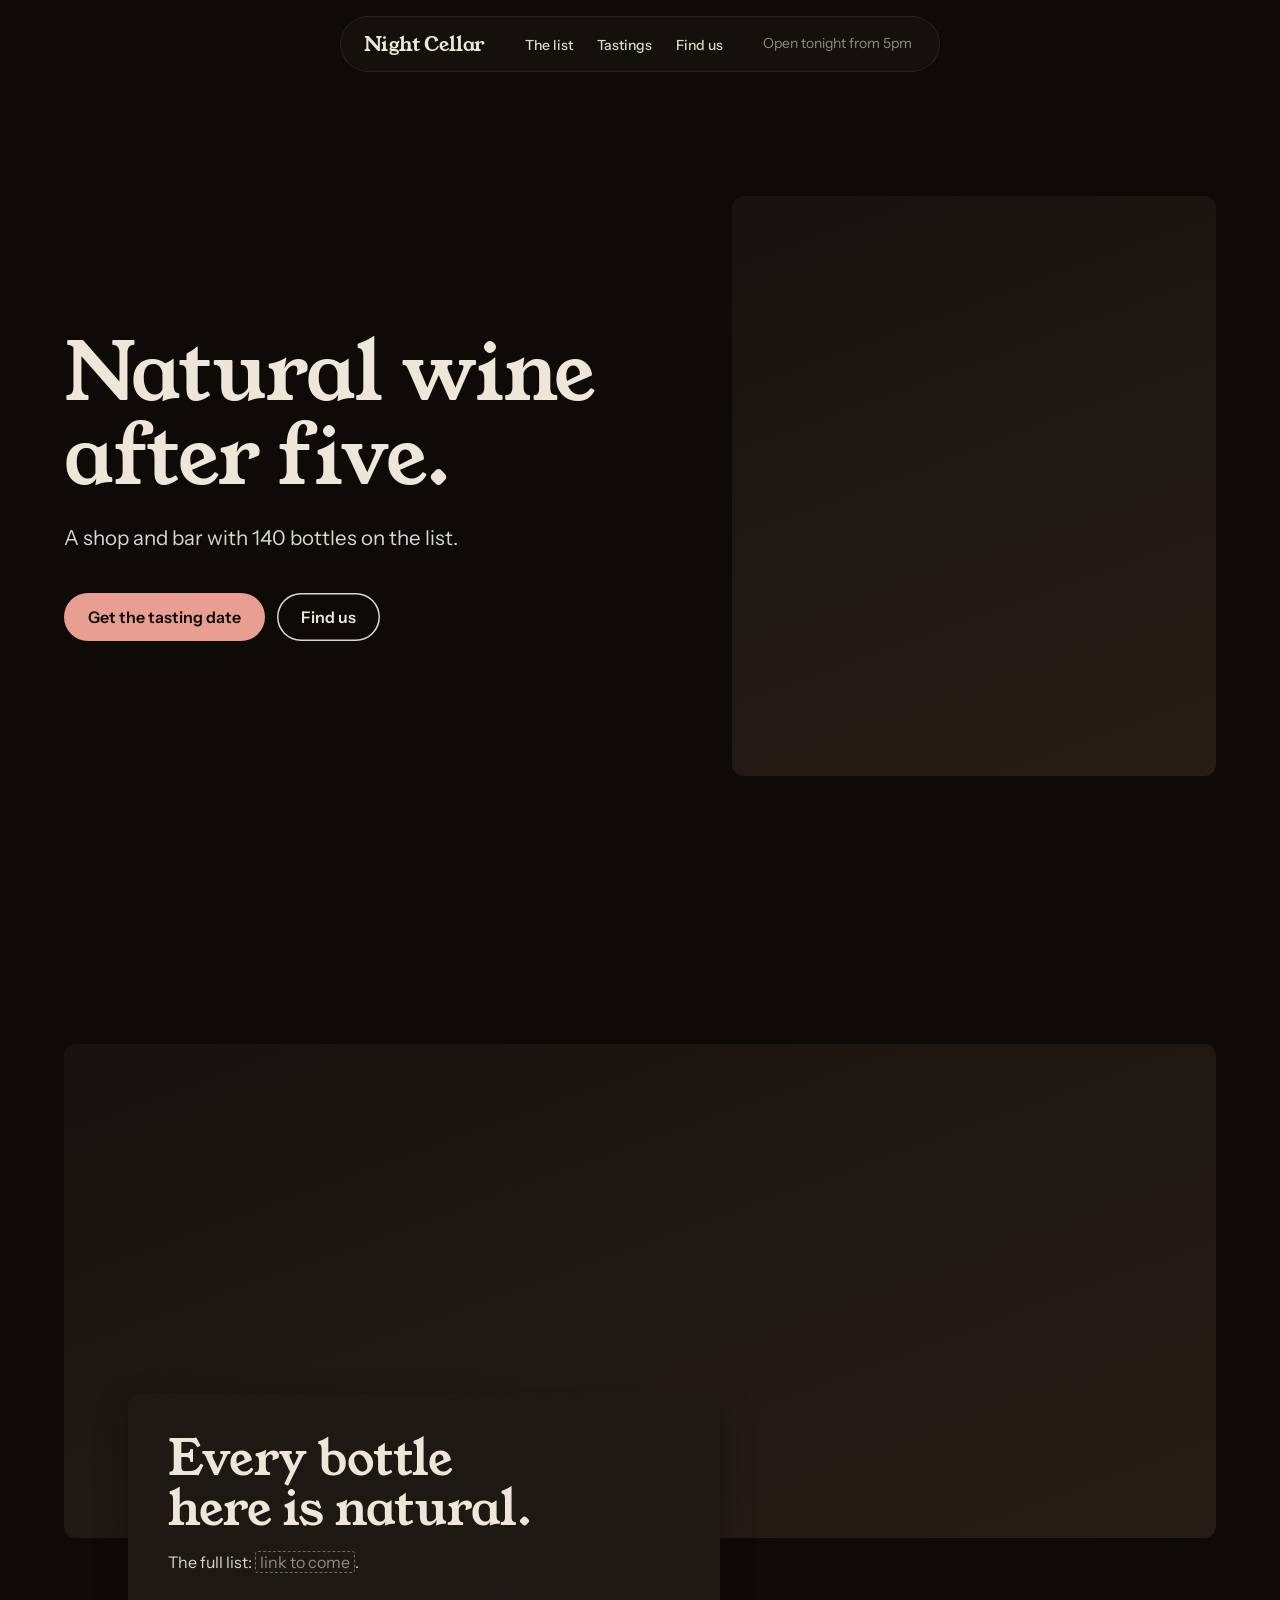
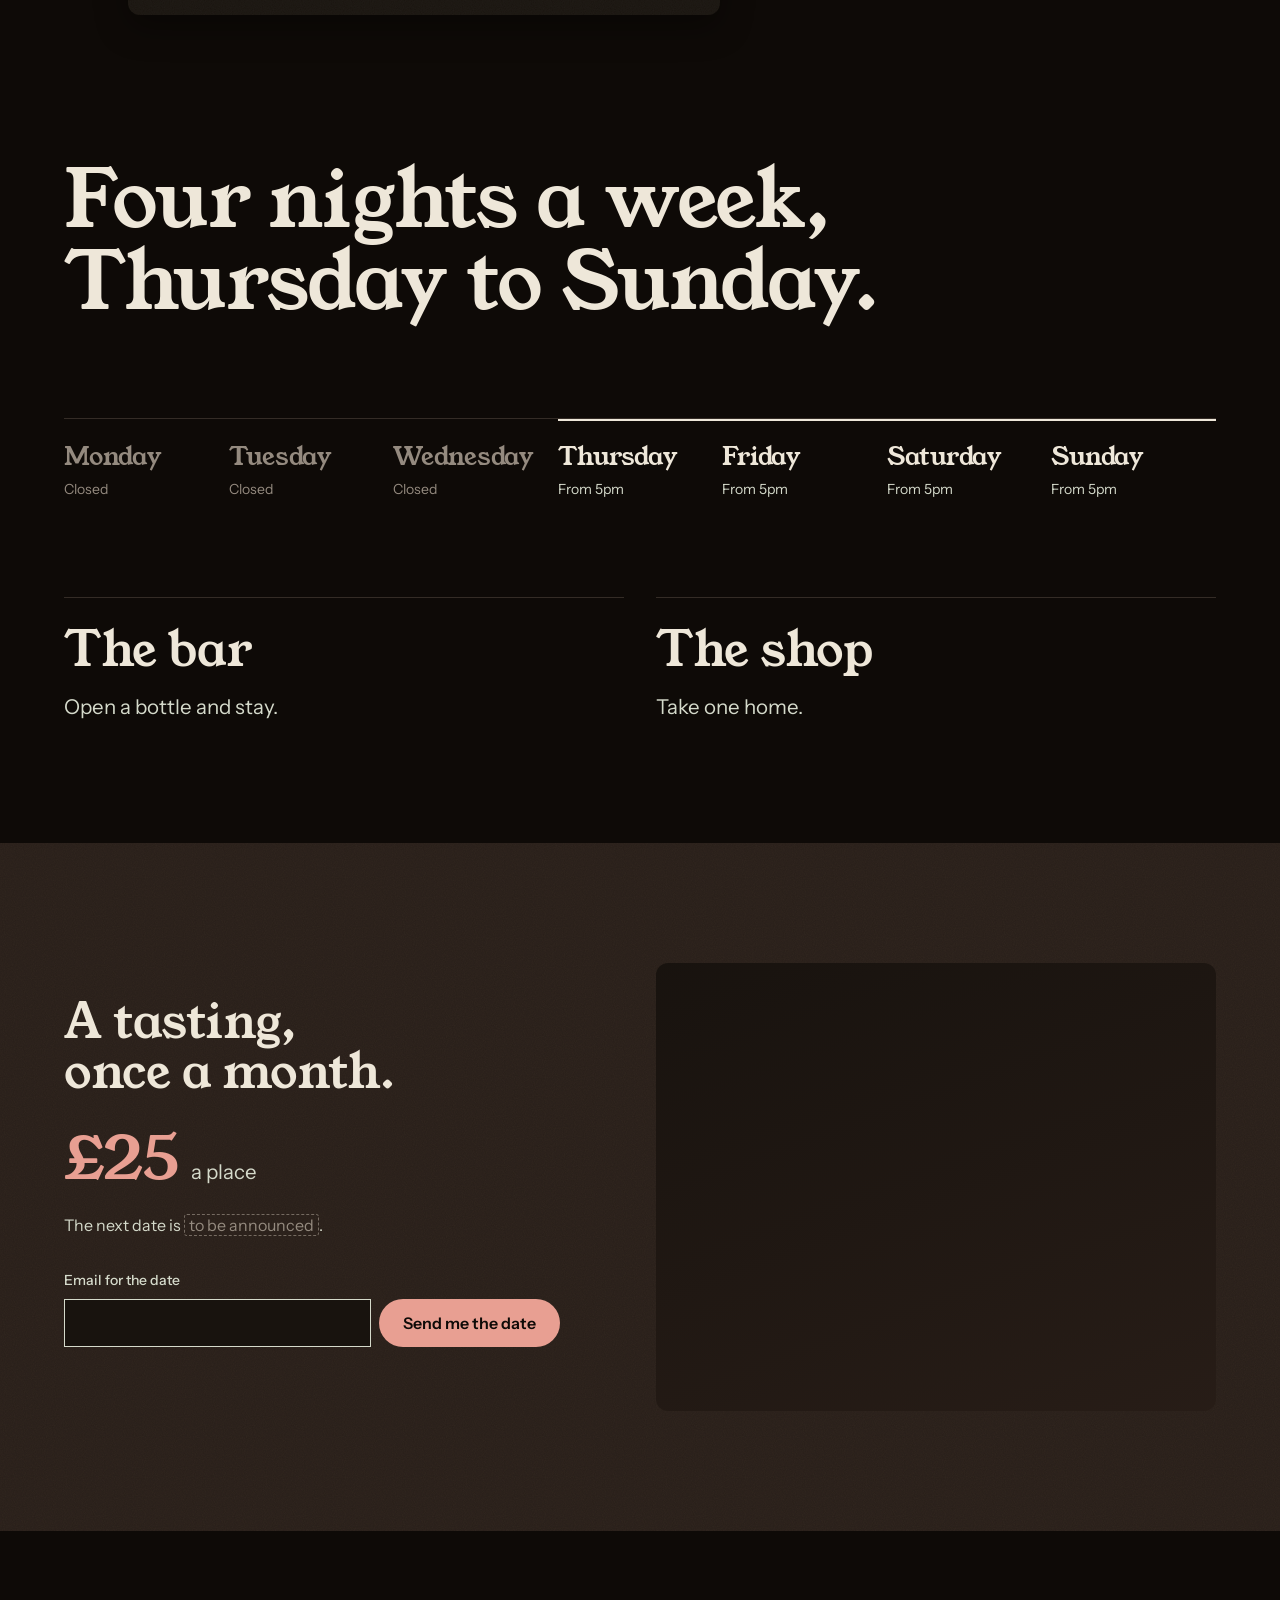
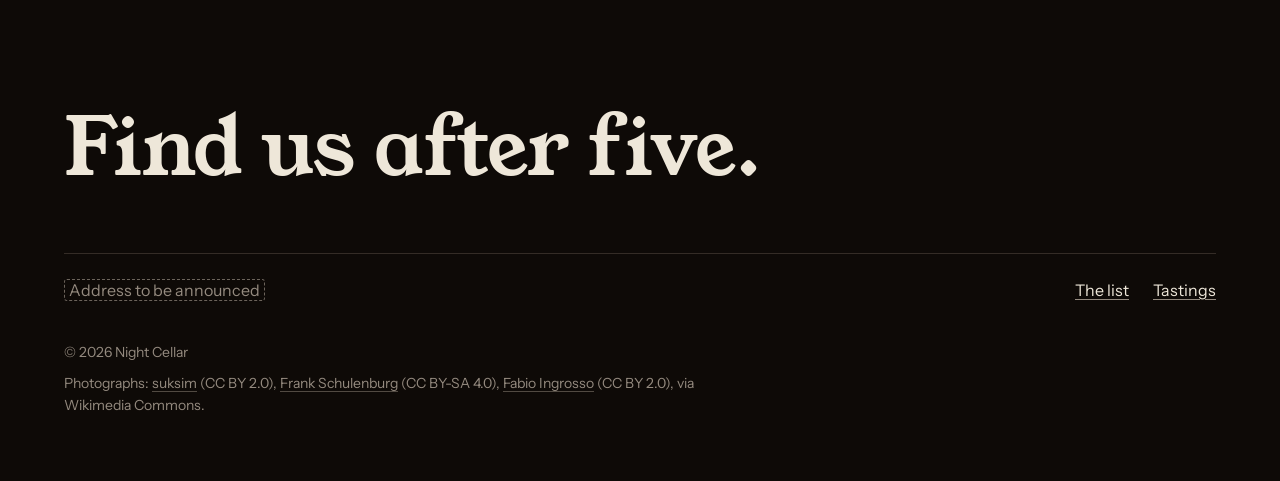
<file: .claude/skills/hallmark/scripts/fixtures/exemplars/atmospheric.html>
<!doctype html>
<html lang="en">
<head>
<meta charset="utf-8">
<meta name="viewport" content="width=device-width, initial-scale=1">
<title>Night Cellar: natural wine after five, Thursday to Sunday</title>
<meta name="description" content="Night Cellar is a natural wine shop and bar with 140 bottles on the list, open Thursday to Sunday from 5pm, with a tasting once a month.">
<link rel="preconnect" href="https://fonts.googleapis.com">
<link rel="preconnect" href="https://fonts.gstatic.com" crossorigin>
<link href="https://fonts.googleapis.com/css2?family=Young+Serif&family=Instrument+Sans:wght@400;500;600&display=swap" rel="stylesheet">
<style>
/* Hallmark · job: visit · shape: Photographic · genre: atmospheric · theme: Spore (by request)
 * hero: Settled · nav: floating pill · footer: statement · imagery: photographs, library 3, warm con=6 exp=-4 · signature: a pour into the decanter after five beside the head, with tonight's door in the nav · spore: cellar
 * axes: dark/roman-serif/warm · posture: committed · contrast: pass · fold: pass · v2.0.0 */
/* Hallmark · pre-emit critique: P4 H4 E4 S4 R5 V4 · weakest: S, the photographs are a stand-in bar; every head carries a fact from the brief, the pour is pink like the one signal, and the nav reads tonight's door from the brief's hours */
/* Hallmark · hero-review: in-thread · ship · 0 findings · finish-review: subagent · fix · 5 findings · 5 resolved · gap: the maker's-log voice can name no bottle until the user gives the list */
:root {
  color-scheme: dark;
  --space-3xs: 2px; --space-2xs: 4px; --space-xs: 8px; --space-sm: 12px; --space-md: 16px; --space-lg: 24px; --space-xl: 40px; --space-2xl: 64px; --space-3xl: 96px; --space-4xl: 144px;
  --text-xs: 0.8125rem; --text-sm: 0.875rem; --text-md: 1rem; --text-lg: 1.25rem; --text-xl: 1.5625rem; --text-2xl: 1.953rem; --text-3xl: 2.441rem;
  --text-display-s: clamp(2.25rem, 4vw + 0.5rem, 3.75rem); --text-display: clamp(2.75rem, 5vw + 1rem, 5.25rem);
  --text-section: clamp(2rem, 2.5vw + 1rem, 3.5rem); --text-title: clamp(1.25rem, 0.75vw + 0.875rem, 1.625rem); --text-lead: clamp(1.125rem, 0.35vw + 1rem, 1.375rem);
  --ease-out: cubic-bezier(0.16, 1, 0.3, 1); --ease-in: cubic-bezier(0.7, 0, 0.84, 0); --ease-in-out: cubic-bezier(0.65, 0, 0.35, 1);
  --dur-micro: 120ms; --dur-short: 220ms; --dur-long: 420ms;
  --color-error: oklch(72% 0.15 27); --color-success: oklch(76% 0.13 150);
  --container: 1440px; --gutter: 64px; --gap-columns: 32px; --section-gap-s: 120px; --section-gap: 144px; --section-gap-l: 176px;
  --z-base: 1; --z-raised: 10; --z-dropdown: 100; --z-sticky: 200; --z-sticky-nav: 300; --z-modal: 400; --z-toast: 500; --z-tooltip: 600;
  --color-paper: oklch(15% 0.01 60); --color-paper-2: oklch(19% 0.012 60); --color-paper-3: oklch(24% 0.02 50);
  --color-ink: oklch(93% 0.02 85); --color-ink-2: oklch(88% 0.02 120); --color-muted: oklch(64% 0.02 70);
  --color-rule: oklch(30% 0.015 60);
  --color-accent: oklch(77% 0.09 30); --color-accent-2: oklch(86% 0.06 30); --color-accent-ink: oklch(15% 0.01 60); --color-focus: oklch(86% 0.06 30);
  --font-display: "Young Serif", Georgia, serif; --font-body: "Instrument Sans", ui-sans-serif, system-ui, sans-serif;
  --font-outlier: "DM Mono", ui-monospace, monospace;
  --radius-card: 12px; --radius-pill: 999px; --rule-hair: 1px;
  --shadow-card: 0 12px 32px oklch(8% 0.01 60 / 0.35);
  --tracking-display: -0.01em;
  --grain: 0.15; --display-weight: 400;
}
*, *::before, *::after { box-sizing: border-box; }
html, body { overflow-x: clip; }
html { scrollbar-color: var(--color-muted) var(--color-paper); scroll-padding-top: var(--space-3xl); }
body { margin: 0; background: var(--color-paper); color: var(--color-ink); font-family: var(--font-body); font-size: var(--text-md); line-height: 1.55; -webkit-font-smoothing: antialiased; caret-color: var(--color-accent); }
::selection { background: color-mix(in oklab, var(--color-accent) 22%, transparent); color: var(--color-ink); }
:focus-visible { outline: 2px solid var(--color-focus); outline-offset: 2px; }
a { color: inherit; text-decoration-thickness: 1px; text-underline-offset: 0.16em; }
h1, h2, h3 { margin: 0; font-family: var(--font-display); font-weight: var(--display-weight, 700); font-synthesis: none; letter-spacing: var(--tracking-display); line-height: 1.05; overflow-wrap: break-word; min-width: 0; text-wrap: balance; }
h1 { max-width: 20ch; font-size: var(--text-display); } h2 { max-width: 30ch; font-size: var(--text-section); } h3 { max-width: 40ch; font-size: var(--text-title); line-height: 1.2; }
.lead { font-size: var(--text-lead); line-height: 1.45; max-width: 52ch; }
p { margin: 0; text-wrap: pretty; }
p:not([class]) { max-width: 65ch; }
img, video { max-width: 100%; height: auto; display: block; }
svg { display: block; }
[hidden] { display: none !important; }
button, input, select, textarea { font: inherit; }
.container { width: 100%; max-width: var(--container); margin-inline: auto; padding-inline: var(--gutter); box-sizing: border-box; }
.num, .figure, td.num { font-variant-numeric: tabular-nums; }
.visually-hidden { position: absolute; width: 1px; height: 1px; overflow: hidden; clip-path: inset(50%); white-space: nowrap; }
[data-slot] { position: relative; overflow: hidden; background: linear-gradient(160deg, var(--color-paper-2, var(--color-paper)), var(--color-paper-3, var(--color-paper))); }
[data-slot] > img { position: absolute; inset: 0; width: 100%; height: 100%; object-fit: cover; z-index: 1; }
[data-slot]:has(> img) > :not(img):not([data-keep]) { display: none !important; }
@media (max-width: 60rem) { :root { --gutter: 24px; --section-gap-s: 80px; --section-gap: 96px; --section-gap-l: 120px; } }
@media (max-width: 40rem) { :root { --gutter: 16px; --section-gap-s: 56px; --section-gap: 72px; --section-gap-l: 96px; --gap-columns: 16px; } }
@media (prefers-reduced-motion: reduce) { *:not(.keep-motion), *:not(.keep-motion)::before, *:not(.keep-motion)::after { animation-duration: 0.01ms !important; animation-iteration-count: 1 !important; transition-duration: 0.01ms !important; scroll-behavior: auto !important; } }
/* photographs: warm con=6 exp=-4 */
[data-slot] > img { filter: sepia(0.28) saturate(0.94) contrast(1.06) brightness(0.96); }
/* Page */
*, *::before, *::after { box-sizing: border-box; }
.skip { position: absolute; left: var(--space-md); top: calc(-1 * var(--space-3xl)); z-index: var(--z-toast); padding: var(--space-xs) var(--space-md); border-radius: var(--radius-pill); background: var(--color-ink); color: var(--color-paper); }
.skip:focus-visible { top: var(--space-md); }

/* Controls: the theme's pair */
.btn { display: inline-flex; align-items: center; justify-content: center; min-height: 48px; padding: 0 var(--space-lg); border: 0; border-radius: var(--radius-pill); font: 600 var(--text-md)/1 var(--font-body); white-space: nowrap; text-decoration: none; cursor: pointer; transition: background-color var(--dur-micro) var(--ease-out), box-shadow var(--dur-micro) var(--ease-out), transform var(--dur-micro) var(--ease-out); }
.btn--primary { background: var(--color-accent); color: var(--color-accent-ink); }
.btn--primary:hover { background: var(--color-accent-2); }
.btn--secondary { background: transparent; color: var(--color-ink); box-shadow: inset 0 0 0 1.5px var(--color-ink-2); }
.btn--secondary:hover { background: var(--color-paper-3); }
.btn:active { transform: translateY(1px); }
.btn:focus-visible { outline: 2px solid var(--color-focus); outline-offset: 3px; }
.btn:disabled, .btn[aria-disabled="true"] { opacity: 0.55; cursor: not-allowed; transform: none; }
.btn[aria-busy="true"] { cursor: progress; }
.actions { display: flex; flex-wrap: wrap; gap: var(--space-sm); }

/* Nav: a floating pill on a blur, the genre's one glass */
.nav { position: fixed; top: var(--space-md); left: 0; right: 0; z-index: var(--z-sticky-nav); display: flex; justify-content: center; padding-inline: var(--gutter); pointer-events: none; }
.nav__pill { pointer-events: auto; display: flex; align-items: center; gap: var(--space-xl); min-height: 56px; padding: var(--space-2xs) var(--space-2xs) var(--space-2xs) var(--space-lg); border-radius: var(--radius-pill); background: color-mix(in oklab, var(--color-paper-2) 74%, transparent); -webkit-backdrop-filter: blur(14px); backdrop-filter: blur(14px); box-shadow: inset 0 0 0 1px color-mix(in oklab, var(--color-ink) 9%, transparent); }
.wordmark { font: 400 var(--text-lg)/1 var(--font-display); letter-spacing: var(--tracking-display); color: var(--color-ink); text-decoration: none; white-space: nowrap; }
.nav__links { display: flex; gap: var(--space-lg); margin: 0; padding: 0; list-style: none; }
.nav__links a { font-size: var(--text-sm); font-weight: 500; color: var(--color-ink-2); text-decoration: none; text-underline-offset: 0.3em; white-space: nowrap; }
.nav__links a:hover { color: var(--color-ink); text-decoration: underline; text-decoration-color: var(--color-accent); }
.nav__links a:active { color: var(--color-accent-2); }
.wordmark:focus-visible, .nav__links a:focus-visible { outline: 2px solid var(--color-focus); outline-offset: 4px; border-radius: var(--radius-pill); }
.nav__door { margin: 0; padding-right: var(--space-lg); font-size: var(--text-sm); color: var(--color-muted); white-space: nowrap; }

/* Photographs */
.photo { position: relative; margin: 0; border-radius: var(--radius-card); }
.photo > img { border-radius: inherit; outline: var(--rule-hair) solid color-mix(in oklab, var(--color-ink) 8%, transparent); outline-offset: -1px; }

/* Hero: Settled, the pour standing beside the head */
.hero { display: grid; align-items: center; min-height: 100dvh; padding-block: calc(56px + var(--space-xl)) var(--space-lg); box-sizing: border-box; }
.hero__grid { display: grid; grid-template-columns: minmax(0, 1fr) minmax(0, min(35rem, 42%)); column-gap: var(--space-3xl); align-items: center; }
.hero__text { display: grid; gap: var(--space-lg); }
.hero__text h1 { max-width: 13ch; }
.hero__text .lead { color: var(--color-ink-2); max-width: 34ch; }
.hero__text .actions { margin-top: var(--space-md); }
.hero__photo { aspect-ratio: 5 / 6; max-height: calc(100dvh - 56px - var(--space-3xl) - var(--space-xl)); }

@media (max-width: 60rem) {
  .nav { padding-inline: var(--space-md); }
  .nav__pill { gap: var(--space-md); padding-left: var(--space-md); }
  .nav__links { display: none; }
  .hero { min-height: 0; padding-block: calc(56px + var(--space-3xl)) var(--space-2xl); }
  .hero__grid { grid-template-columns: minmax(0, 1fr); row-gap: var(--space-xl); }
  .hero__photo { max-height: none; }
}

/* Grain: the theme's speck, on a band or a panel, never on a photograph */
.grained { position: relative; isolation: isolate; }
.grained::after { content: ""; position: absolute; inset: 0; z-index: var(--z-base); border-radius: inherit; pointer-events: none; opacity: var(--grain); mix-blend-mode: screen;
  background-image: url("data:image/svg+xml,%3Csvg xmlns='http://www.w3.org/2000/svg' width='200' height='200'%3E%3Cfilter id='n'%3E%3CfeTurbulence type='fractalNoise' baseFrequency='0.9' numOctaves='2'/%3E%3CfeColorMatrix values='0 0 0 0 0.6 0 0 0 0 0.55 0 0 0 0 0.45 0 0 0 0.35 0'/%3E%3C/filter%3E%3Crect width='200' height='200' filter='url(%23n)'/%3E%3C/svg%3E"); }
.grained > * { position: relative; z-index: var(--z-raised); }

/* The list: the racks edge to edge, the head on a grained plate across its foot */
.list { padding-top: var(--section-gap); }
.list__photo { aspect-ratio: 21 / 9; }
.plate { display: grid; gap: var(--space-md); width: min(100%, 37rem); margin: calc(-1 * var(--space-4xl)) 0 0 var(--space-2xl); padding: var(--space-xl); border-radius: var(--radius-card); background: var(--color-paper-2); box-shadow: var(--shadow-card); z-index: var(--z-raised); }
.plate__more { color: var(--color-ink-2); }

/* Four nights: the week set in type, the open nights lit, the dark ones left dim */
.nights { margin-top: var(--section-gap); }
.statement { max-width: 18ch; font-size: var(--text-display); line-height: 1.02; }
.week { display: grid; grid-template-columns: repeat(7, minmax(0, 1fr)); margin: var(--space-3xl) 0 0; padding: 0; list-style: none; border-top: var(--rule-hair) solid var(--color-rule); }
.week__day { display: grid; gap: var(--space-xs); padding: var(--space-lg) var(--space-md) 0 0; }
.week__name { font: 400 var(--text-xl)/1.1 var(--font-display); letter-spacing: var(--tracking-display); }
.week__hours { font-size: var(--text-sm); color: var(--color-ink-2); }
.week__day.is-open { box-shadow: inset 0 2px 0 var(--color-ink); }
.week__day.is-shut .week__name, .week__day.is-shut .week__hours { color: var(--color-muted); }
.ways { display: grid; grid-template-columns: repeat(2, minmax(0, 1fr)); column-gap: var(--gap-columns); margin-top: var(--space-3xl); }
.way { display: grid; gap: var(--space-sm); padding-top: var(--space-lg); border-top: var(--rule-hair) solid var(--color-rule); }
.way h3 { font-size: var(--text-section); max-width: none; }
.way p { font-size: var(--text-lead); color: var(--color-ink-2); }

/* Tastings: the one band, grained, the price in pink */
.tastings { margin-top: var(--section-gap-s); padding-block: var(--section-gap-s); background: var(--color-paper-3); }
.tastings__grid { display: grid; grid-template-columns: repeat(2, minmax(0, 1fr)); column-gap: var(--gap-columns); align-items: center; }
.tastings__text { display: grid; gap: var(--space-lg); padding-right: var(--space-2xl); }
.tastings__text > p:not([class]) { color: var(--color-ink-2); }
.price { display: flex; align-items: baseline; gap: var(--space-sm); margin-top: var(--space-xs); color: var(--color-ink-2); font-size: var(--text-lead); }
.price__figure { font: 400 var(--text-display-s)/1 var(--font-display); letter-spacing: var(--tracking-display); color: var(--color-accent); font-variant-numeric: lining-nums tabular-nums; }
.tastings__photo { aspect-ratio: 5 / 4; min-height: 440px; }
.fill { padding: 0 0.25em; border: 1px dashed color-mix(in oklch, var(--color-muted) 70%, transparent); border-radius: 3px; color: var(--color-muted); -webkit-box-decoration-break: clone; box-decoration-break: clone; }

.signup { display: grid; gap: var(--space-xs); margin-top: var(--space-xs); }
.signup label { font-size: var(--text-sm); font-weight: 500; color: var(--color-ink-2); }
.signup__row { display: flex; gap: var(--space-xs); }
.signup input { flex: 1; min-width: 0; min-height: 48px; padding: 0 var(--space-md); border: 1.5px solid var(--color-ink-2); border-radius: 0; background: var(--color-paper-2); color: var(--color-ink); outline: 2px solid transparent; outline-offset: -4px; }
.signup input:hover { background: var(--color-paper); }
.signup input:focus-visible { outline-color: var(--color-focus); }
.signup input[aria-invalid] { border-color: var(--color-error); }
.signup input:disabled { opacity: 0.55; cursor: not-allowed; }
.signup__help { min-height: 1lh; font-size: var(--text-sm); color: var(--color-muted); }

/* Footer: a statement, then the facts and links */
.footer { padding-block: var(--section-gap-l) var(--space-2xl); }
.footer__line { max-width: 16ch; font-size: var(--text-display); line-height: 1.02; }
.footer__row { display: flex; flex-wrap: wrap; justify-content: space-between; align-items: baseline; gap: var(--space-lg); margin-top: var(--space-2xl); padding-top: var(--space-lg); border-top: var(--rule-hair) solid var(--color-rule); }
.footer__where { color: var(--color-ink-2); }
.footer__links { display: flex; flex-wrap: wrap; gap: var(--space-lg); margin: 0; padding: 0; list-style: none; }
.footer__links a { color: var(--color-ink); text-decoration-color: var(--color-muted); white-space: nowrap; }
.footer__links a:hover { text-decoration-color: var(--color-accent); }
.footer__links a:focus-visible { outline: 2px solid var(--color-focus); outline-offset: 3px; }
.legal { margin-top: var(--space-xl); font-size: var(--text-sm); color: var(--color-muted); }
.credits { max-width: 80ch; margin-top: var(--space-xs); font-size: var(--text-sm); line-height: 1.6; color: var(--color-muted); }
.credits span { white-space: nowrap; }
.credits a { color: inherit; text-decoration-color: color-mix(in oklab, var(--color-muted) 50%, transparent); text-underline-offset: 0.2em; }
.credits a:hover { text-decoration-color: var(--color-accent); }

@media (max-width: 60rem) {
  .plate { margin: calc(-1 * var(--space-2xl)) 0 0; padding: var(--space-lg); }
  .list__photo { aspect-ratio: 4 / 3; }
  .week { grid-template-columns: minmax(0, 1fr); margin-top: var(--space-2xl); border-top: 0; }
  .week__day { grid-template-columns: minmax(0, 1fr) auto; align-items: baseline; padding: var(--space-sm) 0; border-top: var(--rule-hair) solid var(--color-rule); }
  .week__day.is-open { box-shadow: none; }
  .week__name { font-size: var(--text-lg); }
  .ways { grid-template-columns: minmax(0, 1fr); row-gap: var(--space-xl); margin-top: var(--space-3xl); }
  .statement, .footer__line { font-size: var(--text-section); }
  .tastings__grid { grid-template-columns: minmax(0, 1fr); row-gap: var(--space-xl); }
  .tastings__text { padding-right: 0; }
  .tastings__photo { min-height: 0; }
}
@media (max-width: 40rem) {
  .signup__row { flex-direction: column; }
}
</style>
<script>document.documentElement.classList.add('js');</script>
</head>
<body>
<a class="skip" href="#main">Skip to content</a>

<header class="nav">
  <nav class="nav__pill" aria-label="Main">
    <a class="wordmark" href="#top" aria-label="Night Cellar, home">Night Cellar</a>
    <ul class="nav__links" role="list">
      <li><a href="#list">The list</a></li>
      <li><a href="#tastings">Tastings</a></li>
      <li><a href="#find">Find us</a></li>
    </ul>
    <p class="nav__door" role="status" id="door">Open Thursday to Sunday</p>
  </nav>
</header>

<main id="main">
  <section class="hero" id="top" aria-labelledby="hero-title">
    <div class="container hero__grid">
      <div class="hero__text">
        <h1 id="hero-title">Natural wine after five.</h1>
        <p class="lead">A shop and bar with 140 bottles on the list.</p>
        <div class="actions">
          <a class="btn btn--primary" href="#tastings">Get the tasting date</a>
          <a class="btn btn--secondary" href="#find">Find us</a>
        </div>
      </div>
      <figure class="photo hero__photo" data-slot="hero" data-alt="A glass being poured at the bar after five">
        <img src="https://upload.wikimedia.org/wikipedia/commons/thumb/b/b1/Pouring_wine_into_a_decanter.jpg/1280px-Pouring_wine_into_a_decanter.jpg" width="3872" height="2592" fetchpriority="high" alt="Wine poured from a bottle into a glass decanter in low light" style="object-position: 42% 50%">
      </figure>
    </div>
  </section>

  <section class="list" id="list" aria-labelledby="list-title">
    <div class="container">
      <figure class="photo list__photo" data-slot="photo-1" data-alt="The bottles on the list, racked in the shop">
        <img src="https://upload.wikimedia.org/wikipedia/commons/thumb/9/9e/Schramsberg_Vineyards%2C_July_2019-7579%2B7580.jpg/1280px-Schramsberg_Vineyards%2C_July_2019-7579%2B7580.jpg" width="6244" height="3903" loading="lazy" alt="A long cellar aisle between racks of bottles laid neck down" style="object-position: 50% 60%">
      </figure>
      <div class="plate grained">
        <h2 id="list-title">Every bottle here is natural.</h2>
        <p class="plate__more">The full list: <span class="fill" data-fill="list">link to come</span>.</p>
      </div>
    </div>
  </section>

  <section class="nights" aria-labelledby="nights-title">
    <div class="container">
      <h2 id="nights-title" class="statement">Four nights a week, Thursday to Sunday.</h2>
      <ol class="week" role="list" aria-label="Opening hours">
        <li class="week__day is-shut"><span class="week__name">Monday</span><span class="week__hours">Closed</span></li>
        <li class="week__day is-shut"><span class="week__name">Tuesday</span><span class="week__hours">Closed</span></li>
        <li class="week__day is-shut"><span class="week__name">Wednesday</span><span class="week__hours">Closed</span></li>
        <li class="week__day is-open"><span class="week__name">Thursday</span><span class="week__hours">From 5pm</span></li>
        <li class="week__day is-open"><span class="week__name">Friday</span><span class="week__hours">From 5pm</span></li>
        <li class="week__day is-open"><span class="week__name">Saturday</span><span class="week__hours">From 5pm</span></li>
        <li class="week__day is-open"><span class="week__name">Sunday</span><span class="week__hours">From 5pm</span></li>
      </ol>
      <div class="ways">
        <div class="way">
          <h3>The bar</h3>
          <p>Open a bottle and stay.</p>
        </div>
        <div class="way">
          <h3>The shop</h3>
          <p>Take one home.</p>
        </div>
      </div>
    </div>
  </section>

  <section class="tastings grained" id="tastings" aria-labelledby="tastings-title">
    <div class="container tastings__grid">
      <div class="tastings__text">
        <h2 id="tastings-title">A tasting, once a month.</h2>
        <p class="price"><span class="price__figure">£25</span> a place</p>
        <p>The next date is <span class="fill" data-fill="date">to be announced</span>.</p>
        <form class="signup" data-endpoint="" novalidate>
          <label for="email">Email for the date</label>
          <div class="signup__row">
            <input id="email" name="email" type="email" autocomplete="email" inputmode="email" required>
            <button class="btn btn--primary" type="submit">Send me the date</button>
          </div>
          <p class="signup__help" id="email-help" aria-live="polite"></p>
        </form>
      </div>
      <figure class="photo tastings__photo" data-slot="photo-2" data-alt="Glasses poured for a tasting">
        <img src="https://upload.wikimedia.org/wikipedia/commons/thumb/e/e3/Wine_being_poured_into_a_glass.jpg/1280px-Wine_being_poured_into_a_glass.jpg" width="1955" height="1300" loading="lazy" alt="A taste of red wine poured into a glass held by its stem" style="object-position: 62% 50%">
      </figure>
    </div>
  </section>
</main>

<footer class="footer" id="find" aria-labelledby="find-title">
  <div class="container">
    <h2 id="find-title" class="footer__line">Find us after five.</h2>
    <div class="footer__row">
      <p class="footer__where"><span class="fill" data-fill="address">Address to be announced</span></p>
      <ul class="footer__links" role="list">
        <li><a href="#list">The list</a></li>
        <li><a href="#tastings">Tastings</a></li>
      </ul>
    </div>
    <p class="legal">&copy; 2026 Night Cellar</p>
    <p class="credits" data-credits>Photographs: <a href="https://commons.wikimedia.org/wiki/File:Pouring_wine_into_a_decanter.jpg">suksim</a> <span>(CC BY 2.0)</span>, <a href="https://commons.wikimedia.org/wiki/File:Schramsberg_Vineyards,_July_2019-7579%2B7580.jpg">Frank Schulenburg</a> <span>(CC BY-SA 4.0)</span>, <a href="https://commons.wikimedia.org/wiki/File:Wine_being_poured_into_a_glass.jpg">Fabio Ingrosso</a> <span>(CC BY 2.0)</span>, via Wikimedia Commons.</p>
  </div>
</footer>

<script>window.hallmarkSlots = (m) => { for (const [k, v] of Object.entries(m)) { const s = document.querySelector(`[data-slot="${k}"]`); if (!s) continue; const im = new Image(); im.src = typeof v === 'string' ? v : v.src; im.alt = (typeof v === 'object' && v.alt) || s.dataset.alt || ''; s.querySelectorAll(':scope > img').forEach((o) => o.remove()); s.prepend(im); } };
document.querySelectorAll('[data-slot] > img').forEach((i) => { if (i.complete && !i.naturalWidth) i.remove(); else i.addEventListener('error', () => i.remove(), { once: true }); });</script>
<script>
  (() => {
    const door = document.getElementById('door');
    if (door) door.textContent = [4, 5, 6, 0].includes(new Date().getDay()) ? 'Open tonight from 5pm' : 'Opens Thursday at 5pm';
    document.querySelectorAll('form[data-endpoint]').forEach((form) => {
      const input = form.querySelector('input'), help = form.querySelector('[aria-live]');
      form.addEventListener('submit', (e) => {
        e.preventDefault();
        const ok = input.checkValidity();
        input.toggleAttribute('aria-invalid', !ok);
        if (!ok) { input.setAttribute('aria-describedby', help.id); help.textContent = 'That address looks incomplete. Write it as name@example.com.'; input.focus(); return; }
        if (!form.dataset.endpoint) { help.textContent = 'Nothing was sent: this form is not connected yet.'; return; }
        fetch(form.dataset.endpoint, { method: 'POST', body: new FormData(form) })
          .then((r) => { help.textContent = r.ok ? 'The date goes to ' + input.value.trim() + '.' : 'That did not go through. Try again in a minute.'; })
          .catch(() => { help.textContent = 'That did not go through. Try again in a minute.'; });
      });
    });
  })();
</script>
</body>
</html>
</file>
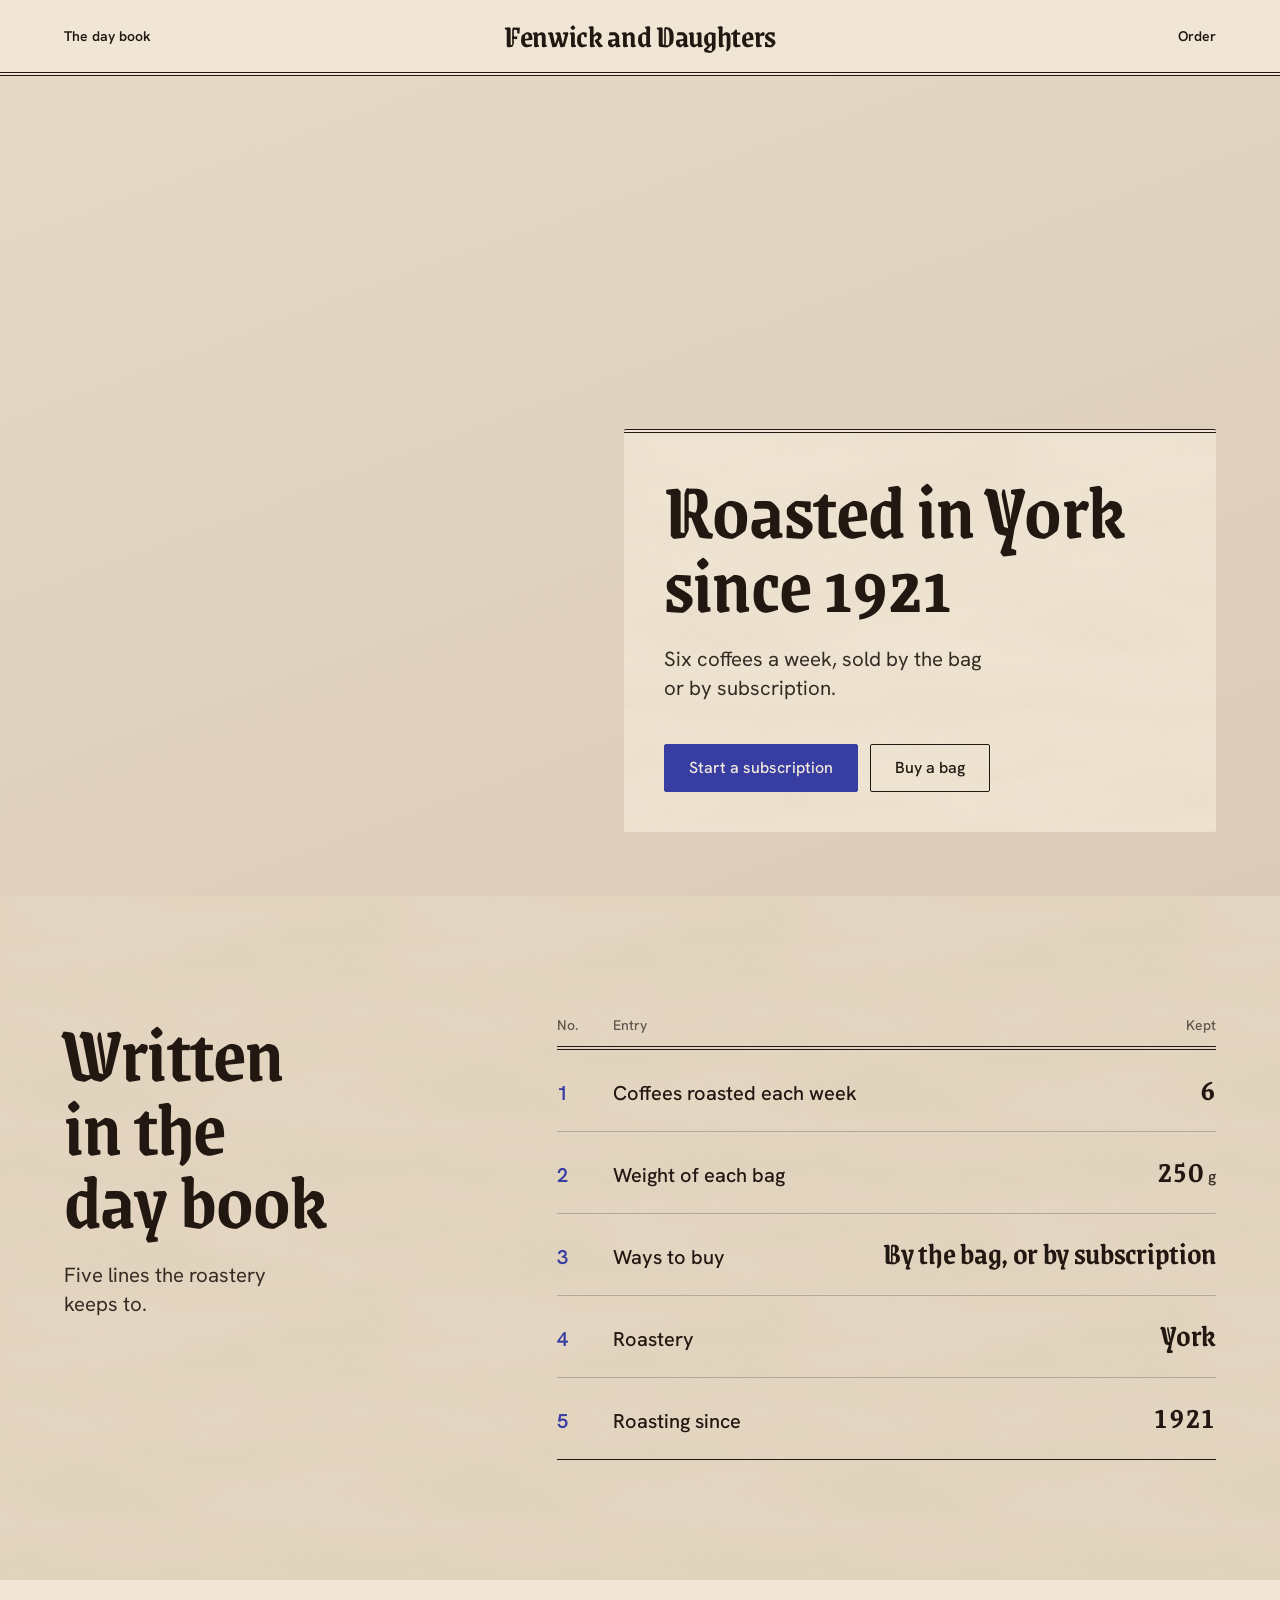
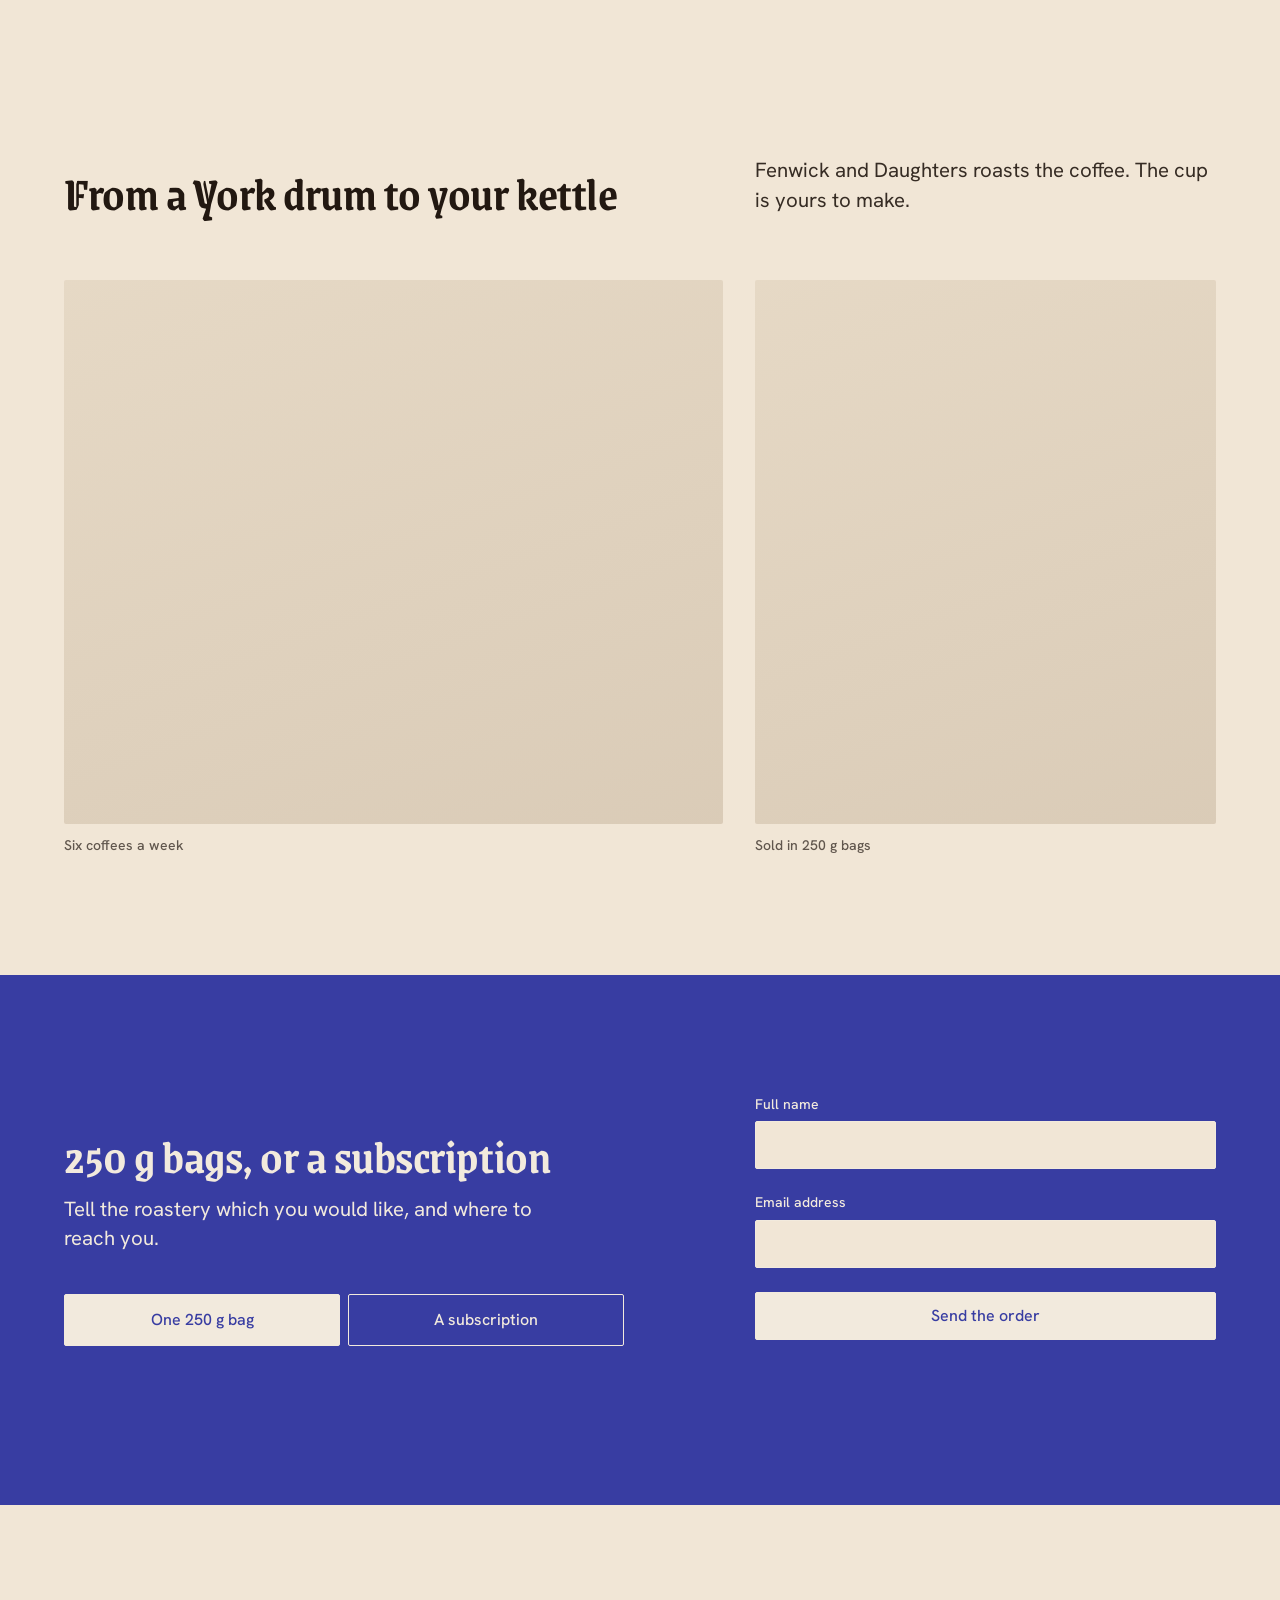
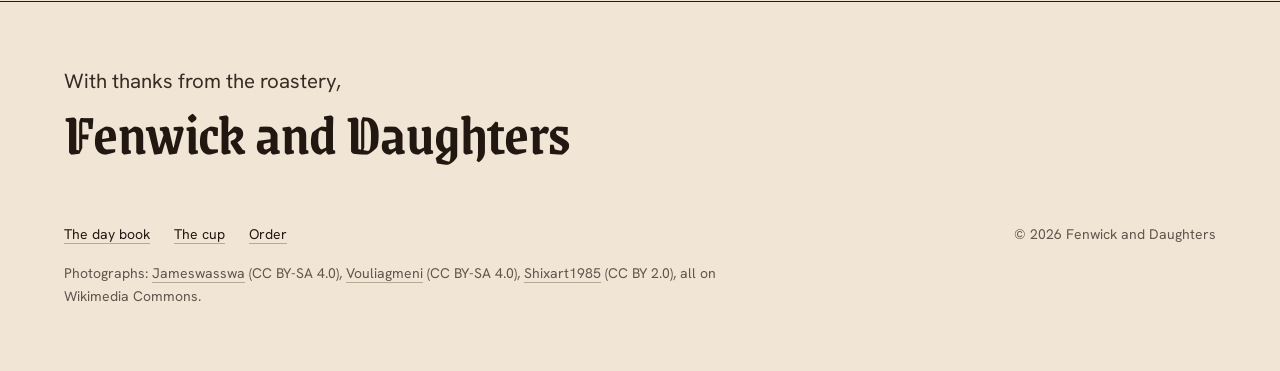
<file: .claude/skills/hallmark/scripts/fixtures/exemplars/editorial.html>
<!doctype html>
<html lang="en-GB">
<head>
<meta charset="utf-8">
<meta name="viewport" content="width=device-width, initial-scale=1">
<title>Fenwick and Daughters, coffee roasted in York since 1921</title>
<meta name="description" content="Fenwick and Daughters roasts six coffees a week in York, sold in 250 g bags or by subscription.">
<link rel="preconnect" href="https://fonts.googleapis.com">
<link rel="preconnect" href="https://fonts.gstatic.com" crossorigin>
<link href="https://fonts.googleapis.com/css2?family=Grenze+Gotisch:wght@600&family=Hanken+Grotesk:wght@400;500;600&family=IBM+Plex+Mono:wght@400&display=swap" rel="stylesheet">
<style>
/* Hallmark · job: buy · shape: Trade Ledger (custom: the roast as a Poster, the house's day book set as its own ledger, the cup as a pair, the order on the pigment) · genre: editorial · theme: Vellum (by request)
 * hero: Poster · nav: masthead, the blackletter wordmark centred over a double rule, one link at each end · footer: letter close · imagery: photographs, library 3, warm con=6 · signature: the roast itself, beans swept round the cooling tray full-bleed under a parchment plate · vellum: parchment
 * axes: light/blackletter/cool · posture: committed · contrast: pass · fold: pass · v2.0.0 */
/* Hallmark · pre-emit critique: P4 H5 E4 S5 R4 V4 · weakest: E, the plate must not bury the hand and the falling beans; it rests on the tray's far side and the plain wall, so the stream and the lever stay clear */
/* Hallmark · hero-review: in-thread · fix · 1 finding · 1 resolved (the head breaks after York) */
/* Hallmark · finish-review: in-thread (the subagent limit was reached) · fix · 3 findings · 1 resolved (the order head failed the swap test, then its blackletter I read as J: now 250 g bags, or a subscription) · 2 answered (the pair's captions are card facts, imagery.md 5; the pair are the closest honest frames the library holds) · gap: none */
/* Hallmark · answered F4 · the order field inverts the primary to parchment on pigment, as the theme's own hint sets it for its one field */
:root {
  color-scheme: light;
  --space-3xs: 2px; --space-2xs: 4px; --space-xs: 8px; --space-sm: 12px; --space-md: 16px; --space-lg: 24px; --space-xl: 40px; --space-2xl: 64px; --space-3xl: 96px; --space-4xl: 144px;
  --text-xs: 0.8125rem; --text-sm: 0.875rem; --text-md: 1rem; --text-lg: 1.25rem; --text-xl: 1.5625rem; --text-2xl: 1.953rem; --text-3xl: 2.441rem;
  --text-display-s: clamp(2.25rem, 4vw + 0.5rem, 3.75rem); --text-display: clamp(2.75rem, 5vw + 1rem, 5.25rem);
  --text-section: clamp(2rem, 2.5vw + 1rem, 3.5rem); --text-title: clamp(1.25rem, 0.75vw + 0.875rem, 1.625rem); --text-lead: clamp(1.125rem, 0.35vw + 1rem, 1.375rem);
  --ease-out: cubic-bezier(0.16, 1, 0.3, 1); --ease-in: cubic-bezier(0.7, 0, 0.84, 0); --ease-in-out: cubic-bezier(0.65, 0, 0.35, 1);
  --dur-micro: 120ms; --dur-short: 220ms; --dur-long: 420ms;
  --color-error: oklch(52% 0.19 27); --color-success: oklch(50% 0.12 150);
  --container: 1440px; --gutter: 64px; --gap-columns: 32px; --section-gap-s: 120px; --section-gap: 144px; --section-gap-l: 176px;
  --z-base: 1; --z-raised: 10; --z-dropdown: 100; --z-sticky: 200; --z-sticky-nav: 300; --z-modal: 400; --z-toast: 500; --z-tooltip: 600;
  --color-paper: oklch(93% 0.025 80); --color-paper-2: oklch(89% 0.03 78); --color-paper-3: oklch(85% 0.032 76);
  --color-ink: oklch(22% 0.02 60); --color-ink-2: oklch(30% 0.02 60); --color-muted: oklch(46% 0.02 65);
  --color-rule: oklch(74% 0.03 75);
  --color-accent: oklch(42% 0.16 275); --color-accent-deep: oklch(34% 0.15 275); --color-accent-ink: oklch(94% 0.02 80);
  --color-focus: oklch(50% 0.17 275); --color-field: var(--color-accent);
  --font-display: "Grenze Gotisch", ui-serif, Georgia, serif; --font-body: "Hanken Grotesk", ui-sans-serif, sans-serif;
  --font-outlier: "IBM Plex Mono", ui-monospace, monospace;
  --radius-card: 2px; --radius-pill: 2px; --rule-hair: 1px; --shadow-card: none;
  --tracking-display: -0.01em; --fibre: 0.5;
}
*, *::before, *::after { box-sizing: border-box; }
html, body { overflow-x: clip; }
html { scrollbar-color: var(--color-muted) var(--color-paper); scroll-padding-top: var(--space-3xl); }
body { margin: 0; background: var(--color-paper); color: var(--color-ink); font-family: var(--font-body); font-size: var(--text-md); line-height: 1.55; -webkit-font-smoothing: antialiased; caret-color: var(--color-accent); }
::selection { background: color-mix(in oklab, var(--color-accent) 22%, transparent); color: var(--color-ink); }
:focus-visible { outline: 2px solid var(--color-focus); outline-offset: 2px; }
a { color: inherit; text-decoration-thickness: 1px; text-underline-offset: 0.16em; }
h1, h2, h3 { margin: 0; font-family: var(--font-display); font-weight: var(--display-weight, 700); font-synthesis: none; letter-spacing: var(--tracking-display); line-height: 1.05; overflow-wrap: break-word; min-width: 0; text-wrap: balance; }
h1 { max-width: 20ch; font-size: var(--text-display); } h2 { max-width: 30ch; font-size: var(--text-section); } h3 { max-width: 40ch; font-size: var(--text-title); line-height: 1.2; }
.lead { font-size: var(--text-lead); line-height: 1.45; max-width: 52ch; }
p { margin: 0; text-wrap: pretty; }
p:not([class]) { max-width: 65ch; }
img, video { max-width: 100%; height: auto; display: block; }
svg { display: block; }
[hidden] { display: none !important; }
button, input, select, textarea { font: inherit; }
.container { width: 100%; max-width: var(--container); margin-inline: auto; padding-inline: var(--gutter); box-sizing: border-box; }
.num, .figure, td.num { font-variant-numeric: tabular-nums; }
.visually-hidden { position: absolute; width: 1px; height: 1px; overflow: hidden; clip-path: inset(50%); white-space: nowrap; }
[data-slot] { position: relative; overflow: hidden; background: linear-gradient(160deg, var(--color-paper-2, var(--color-paper)), var(--color-paper-3, var(--color-paper))); }
[data-slot] > img { position: absolute; inset: 0; width: 100%; height: 100%; object-fit: cover; z-index: 1; }
[data-slot]:has(> img) > :not(img):not([data-keep]) { display: none !important; }
@media (max-width: 60rem) { :root { --gutter: 24px; --section-gap-s: 80px; --section-gap: 96px; --section-gap-l: 120px; } }
@media (max-width: 40rem) { :root { --gutter: 16px; --section-gap-s: 56px; --section-gap: 72px; --section-gap-l: 96px; --gap-columns: 16px; } }
@media (prefers-reduced-motion: reduce) { *:not(.keep-motion), *:not(.keep-motion)::before, *:not(.keep-motion)::after { animation-duration: 0.01ms !important; animation-iteration-count: 1 !important; transition-duration: 0.01ms !important; scroll-behavior: auto !important; } }
/* photographs: warm con=6 */
[data-slot] > img { filter: sepia(0.28) saturate(0.94) contrast(1.06); }
:root {
  --mast-h: 80px;
  --plate-w: 37rem;
  --color-field: var(--color-accent);
}

/* The fibre wash: long tan fibres, stitched so they never tile (texture.md, the low-frequency wash) */
.fibre { position: relative; isolation: isolate; }
.fibre::before { content: ""; position: absolute; inset: 0; z-index: -1; opacity: var(--fibre); mix-blend-mode: multiply; pointer-events: none;
  background-image: url("data:image/svg+xml,%3Csvg xmlns='http://www.w3.org/2000/svg' width='400' height='400'%3E%3Cfilter id='p' x='0' y='0' width='100%25' height='100%25'%3E%3CfeTurbulence type='fractalNoise' baseFrequency='0.004 0.02' numOctaves='4' seed='4' stitchTiles='stitch'/%3E%3CfeColorMatrix values='0 0 0 0 0.62 0 0 0 0 0.52 0 0 0 0 0.36 0 0 0 0.3 0'/%3E%3C/filter%3E%3Crect width='100%25' height='100%25' filter='url(%23p)'/%3E%3C/svg%3E"); }

/* Type */
h1, h2 { font-weight: 600; line-height: 0.92; color: var(--color-ink); }
h3 { font-family: var(--font-body); font-weight: 600; }
.lead { color: var(--color-ink-2); }

/* Controls */
.btn { display: inline-flex; align-items: center; justify-content: center; min-height: 48px; padding: 0 var(--space-lg); border: var(--rule-hair) solid var(--color-ink); border-radius: var(--radius-card); background: transparent; color: var(--color-ink); font: 500 var(--text-md)/1 var(--font-body); text-decoration: none; white-space: nowrap; cursor: pointer;
  transition: background-color var(--dur-micro) var(--ease-out), border-color var(--dur-micro) var(--ease-out), color var(--dur-micro) var(--ease-out); }
.btn:hover { background: var(--color-paper-2); }
.btn:active { transform: translateY(1px); }
.btn:focus-visible { outline: 2px solid var(--color-focus); outline-offset: 2px; }
.btn:disabled, .btn[aria-disabled="true"] { opacity: 0.55; cursor: not-allowed; transform: none; }
.btn--primary { background: var(--color-accent); border-color: var(--color-accent); color: var(--color-accent-ink); }
.btn--primary:hover { background: var(--color-accent-deep); border-color: var(--color-accent-deep); }

.skip { position: absolute; left: var(--space-md); top: calc(-1 * var(--space-3xl)); z-index: var(--z-toast); padding: var(--space-xs) var(--space-md); background: var(--color-ink); color: var(--color-paper); }
.skip:focus-visible { top: var(--space-md); }

/* Masthead */
.mast__bar { display: grid; grid-template-columns: minmax(0, 1fr) auto minmax(0, 1fr); align-items: center; min-height: calc(var(--mast-h) - 4px); border-bottom: 4px double var(--color-ink); }
.wordmark { font: 600 2rem/1 var(--font-display); letter-spacing: var(--tracking-display); color: var(--color-ink); text-decoration: none; white-space: nowrap; padding-block: var(--space-sm); }
.mast__link { justify-self: start; font: 600 var(--text-sm)/1 var(--font-body); color: var(--color-ink); padding-block: var(--space-sm); text-decoration: underline 1px; text-decoration-color: transparent; text-underline-offset: 0.3em;
  transition: text-decoration-color var(--dur-short) var(--ease-out), color var(--dur-micro) var(--ease-out); }
.mast__link--end { justify-self: end; }
.mast__link:hover { text-decoration-color: var(--color-accent); color: var(--color-accent); }
.wordmark:focus-visible, .mast__link:focus-visible { outline: 2px solid var(--color-focus); outline-offset: 4px; }

/* Hero: the roast, full-bleed, under a parchment plate */
.hero { position: relative; height: calc(100dvh - var(--mast-h)); min-height: 36rem; overflow: hidden; background: var(--color-ink); color: var(--color-paper); }
.hero__photo { position: absolute; inset: 0; margin: 0; }
.hero__photo > img { object-position: 50% 62%; }
.hero__inner { position: relative; z-index: var(--z-raised); height: 100%; display: flex; align-items: flex-end; justify-content: flex-end; padding-bottom: var(--space-2xl); box-sizing: border-box; }
.plate { width: min(100%, var(--plate-w)); box-sizing: border-box; padding: var(--space-xl); background: var(--color-paper); color: var(--color-ink); border-top: 4px double var(--color-ink); border-radius: var(--radius-card); }
.plate h1 { font-size: var(--text-display); max-width: 16ch; }
.plate .lead { margin-top: var(--space-lg); max-width: 30ch; }
.actions { display: flex; flex-wrap: wrap; gap: var(--space-sm); margin-top: var(--space-xl); }

@media (max-width: 60rem) {
  .hero { height: auto; min-height: 0; background: none; color: var(--color-ink); overflow: visible; }
  .hero__photo { position: relative; aspect-ratio: 4 / 3; }
  .hero__inner { height: auto; padding-bottom: 0; }
  .plate { width: 100%; padding: var(--space-xl) 0 0; background: none; border-top: 0; }
  .plate.fibre::before { display: none; }
  .wordmark { font-size: 1.875rem; }
}
@media (max-width: 40rem) {
  .mast__bar { grid-template-columns: auto; justify-items: center; row-gap: var(--space-2xs); padding-block: var(--space-xs); }
  .mast__link { display: none; }
}

/* Shared section grid: one container, twelve columns, one column gap */
.split { display: grid; grid-template-columns: repeat(12, minmax(0, 1fr)); column-gap: var(--gap-columns); }
.band { background: var(--color-paper-2); padding-block: var(--section-gap-s); }
.photo { margin: 0; border-radius: var(--radius-card); }
.photo > img { outline: var(--rule-hair) solid var(--color-rule); outline-offset: -1px; }
figcaption { margin-top: var(--space-sm); font: 500 var(--text-sm)/1.4 var(--font-body); color: var(--color-muted); }

/* The day book: the house's ledger on the fibre band, the entries kept in the hand of the wordmark */
.ledger__grid { align-items: start; }
.ledger__text { grid-column: 1 / span 4; position: sticky; top: var(--space-2xl); }
.ledger__text h2 { font-size: var(--text-display); max-width: 9ch; }
.ledger .lead { margin-top: var(--space-lg); max-width: 22ch; }
.ledger__book { grid-column: 6 / span 7; }
.book { width: 100%; border-collapse: collapse; font-size: var(--text-lg); line-height: 1.35; }
.book thead th { padding: 0 0 var(--space-sm); border-bottom: 4px double var(--color-ink); font: 500 var(--text-sm)/1.3 var(--font-body); color: var(--color-muted); text-align: left; }
.book td, .book tbody th { padding: var(--space-lg) 0; border-top: var(--rule-hair) solid var(--color-rule); vertical-align: baseline; }
.book tbody tr:first-child > * { border-top: 0; }
.book tbody tr:last-child > * { border-bottom: var(--rule-hair) solid var(--color-ink); }
.book tbody th { font-weight: 500; text-align: left; color: var(--color-ink); }
.book .idx { width: 3.5rem; font-weight: 600; color: var(--color-accent); }
.book .r, .book thead th.r { text-align: right; }
.book td.r { font: 600 var(--text-2xl)/1 var(--font-display); letter-spacing: var(--tracking-display); color: var(--color-ink); }
.book td.r .unit { font: 500 var(--text-md)/1 var(--font-body); color: var(--color-ink-2); }
.book .num { font-variant-numeric: lining-nums tabular-nums; }

/* The cup: one wide frame, then a pair, each with its fact */
.cup { padding-top: var(--section-gap-l); }
.cup__head { align-items: end; }
.cup__head h2 { grid-column: 1 / span 6; }
.cup__head .lead { grid-column: 8 / span 5; }
.cup__pair { margin-top: var(--space-2xl); }
.cup__pair > figure { margin: 0; }
.cup__note { grid-column: 1 / span 7; }
.cup__cup { grid-column: 8 / span 5; }
.cup__pair .photo { height: 34rem; }

/* The order, on the one pigment field */
.order-band { margin-top: var(--section-gap-s); padding-block: var(--section-gap-s); background: var(--color-field); color: var(--color-accent-ink); }
.order-band h2 { color: var(--color-accent-ink); }
.order-band .lead { margin-top: var(--space-md); color: var(--color-accent-ink); }
.order-band :focus-visible { outline-color: var(--color-accent-ink); }
.order { align-items: center; }
.order__text { grid-column: 1 / span 6; }
.order__fields { grid-column: 8 / span 5; display: grid; gap: var(--space-lg); }
.seg { display: grid; grid-template-columns: repeat(2, minmax(0, 1fr)); gap: var(--space-xs); margin: var(--space-xl) 0 0; padding: 0; border: 0; }
.field label { font: 500 var(--text-sm)/1.3 var(--font-body); color: var(--color-accent-ink); }
.seg input { position: absolute; width: 1px; height: 1px; opacity: 0; }
.seg label { display: flex; align-items: center; justify-content: center; min-height: 52px; padding: 0 var(--space-md); border: var(--rule-hair) solid var(--color-accent-ink); border-radius: var(--radius-card); font-weight: 500; cursor: pointer;
  transition: background-color var(--dur-micro) var(--ease-out), color var(--dur-micro) var(--ease-out); }
.seg label:hover { background: var(--color-accent-deep); }
.seg input:checked + label { background: var(--color-accent-ink); color: var(--color-accent); }
.seg input:focus-visible + label { outline: 2px solid var(--color-accent-ink); outline-offset: 2px; }
.field { display: grid; gap: var(--space-xs); }
.field input { min-height: 48px; padding: 0 var(--space-md); border: var(--rule-hair) solid var(--color-accent-ink); border-radius: var(--radius-card); background: var(--color-paper); color: var(--color-ink); outline: 2px solid transparent; outline-offset: 2px; }
.field input:focus-visible { outline-color: var(--color-accent-ink); }
.field input[aria-invalid] { border-color: var(--color-error); box-shadow: inset 0 0 0 1px var(--color-error); }
.field input:disabled { opacity: 0.55; cursor: not-allowed; }
.btn--on-field { width: 100%; background: var(--color-accent-ink); border-color: var(--color-accent-ink); color: var(--color-accent); }
.btn--on-field:hover { background: var(--color-paper-2); border-color: var(--color-paper-2); }
.help { min-height: 1lh; font-size: var(--text-sm); color: var(--color-accent-ink); }

/* The letter close */
.letter { padding-block: var(--space-3xl) var(--space-2xl); }
.letter__inner { padding-top: var(--space-2xl); border-top: var(--rule-hair) solid var(--color-ink); }
.letter__sign { font-size: var(--text-lead); color: var(--color-ink-2); }
.letter__name { margin-top: var(--space-xs); font: 600 var(--text-display-s)/0.92 var(--font-display); letter-spacing: var(--tracking-display); color: var(--color-ink); }
.letter__foot { display: flex; flex-wrap: wrap; justify-content: space-between; align-items: baseline; gap: var(--space-md) var(--space-xl); margin-top: var(--space-2xl); }
.letter__nav { display: flex; flex-wrap: wrap; gap: var(--space-lg); }
.letter__nav a { font-size: var(--text-sm); color: var(--color-ink); text-decoration-color: var(--color-rule); text-underline-offset: 0.25em; transition: text-decoration-color var(--dur-short) var(--ease-out); }
.letter__nav a:hover { text-decoration-color: var(--color-accent); }
.letter__nav a:focus-visible { outline: 2px solid var(--color-focus); outline-offset: 2px; }
.legal { font-size: var(--text-sm); color: var(--color-muted); }
.letter__credit { flex: 1 0 100%; max-width: 88ch; font-size: var(--text-sm); line-height: 1.6; color: var(--color-muted); }
.letter__credit a { color: inherit; text-decoration-color: var(--color-rule); text-underline-offset: 0.25em; }
.letter__credit a:hover { color: var(--color-ink); text-decoration-color: var(--color-accent); }

@media (max-width: 60rem) {
  .ledger__text, .ledger__book, .cup__head h2, .cup__head .lead, .cup__note, .cup__cup, .order__text, .order__fields { grid-column: 1 / -1; }
  .ledger__text { position: static; }
  .ledger__book { margin-top: var(--space-2xl); }
  .book td.r { font-size: var(--text-xl); }
  .cup__head .lead { margin-top: var(--space-md); }
  .cup__pair { row-gap: var(--space-xl); }
  .cup__pair .photo { height: auto; aspect-ratio: 4 / 3; }
  .order__fields { margin-top: var(--space-xl); }
}
@media (max-width: 40rem) {
  .book { font-size: var(--text-md); }
  .book .idx { width: 2rem; }
}
</style>
<script>document.documentElement.classList.add('js');</script>
</head>
<body id="top">
<a class="skip" href="#main">Skip to content</a>

<header class="mast">
  <div class="container mast__bar">
    <a class="mast__link" href="#daybook">The day book</a>
    <a class="wordmark" href="#top" aria-label="Fenwick and Daughters, back to the top">Fenwick and Daughters</a>
    <a class="mast__link mast__link--end" href="#order">Order</a>
  </div>
</header>

<main id="main">
  <section class="hero" aria-labelledby="hero-h">
    <figure class="hero__photo" data-slot="roaster" data-alt="The York roaster at work, a fresh roast tipping into the cooling tray">
      <img src="https://upload.wikimedia.org/wikipedia/commons/thumb/3/3b/Cooling_time_for_coffee.jpg/1280px-Cooling_time_for_coffee.jpg" width="1920" height="1348" fetchpriority="high"
           alt="A fresh roast swept round the cooling tray by its paddle arm" style="object-position: 50% 55%">
    </figure>
    <div class="container hero__inner">
      <div class="plate fibre">
        <h1 id="hero-h">Roasted in York<br> since 1921</h1>
        <p class="lead">Six coffees a week, sold by the bag or by subscription.</p>
        <div class="actions">
          <a class="btn btn--primary" href="#order" data-kind="subscription">Start a subscription</a>
          <a class="btn" href="#order" data-kind="bag">Buy a bag</a>
        </div>
      </div>
    </div>
  </section>

  <section class="ledger band fibre" id="daybook" aria-labelledby="ledger-h">
    <div class="container split ledger__grid">
      <div class="ledger__text">
        <h2 id="ledger-h">Written in the day book</h2>
        <p class="lead">Five lines the roastery keeps to.</p>
      </div>
      <div class="ledger__book">
        <table class="book">
          <thead>
            <tr><th scope="col">No.</th><th scope="col">Entry</th><th scope="col" class="r">Kept</th></tr>
          </thead>
          <tbody>
            <tr><td class="idx">1</td><th scope="row">Coffees roasted each week</th><td class="r"><span class="num">6</span></td></tr>
            <tr><td class="idx">2</td><th scope="row">Weight of each bag</th><td class="r"><span class="num">250</span>&nbsp;<span class="unit">g</span></td></tr>
            <tr><td class="idx">3</td><th scope="row">Ways to buy</th><td class="r">By the bag, or by subscription</td></tr>
            <tr><td class="idx">4</td><th scope="row">Roastery</th><td class="r">York</td></tr>
            <tr><td class="idx">5</td><th scope="row">Roasting since</th><td class="r"><span class="num">1921</span></td></tr>
          </tbody>
        </table>
      </div>
    </div>
  </section>

  <section class="cup" id="cup" aria-labelledby="cup-h">
    <div class="container">
      <div class="split cup__head">
        <h2 id="cup-h">From a York drum to your kettle</h2>
        <p class="lead">Fenwick and Daughters roasts the coffee. The cup is yours to make.</p>
      </div>
      <div class="split cup__pair">
        <figure class="cup__note">
          <div class="photo" data-slot="desk" data-alt="The York roaster between roasts, the drum over its cooling tray">
            <img src="https://upload.wikimedia.org/wikipedia/commons/thumb/2/2d/Coffee_roasting_machine%2C_The_Roastery%2C_Coaltown_Coffee%2C_Ammanford%2C_Wales.jpg/1280px-Coffee_roasting_machine%2C_The_Roastery%2C_Coaltown_Coffee%2C_Ammanford%2C_Wales.jpg" width="1920" height="2560" loading="lazy"
                 alt="A drum coffee roaster above its copper cooling tray in a roastery" style="object-position: 50% 69%">
          </div>
          <figcaption>Six coffees a week</figcaption>
        </figure>
        <figure class="cup__cup">
          <div class="photo" data-slot="cup" data-alt="A cup of Fenwick and Daughters coffee on the shop counter">
            <img src="https://upload.wikimedia.org/wikipedia/commons/thumb/5/52/Espresso_coffee_pouring_from_retro_espresso_machine.jpg/1280px-Espresso_coffee_pouring_from_retro_espresso_machine.jpg" width="1920" height="2876" loading="lazy"
                 alt="Espresso streaming from a chrome machine into two glass cups" style="object-position: 50% 62%">
          </div>
          <figcaption>Sold in 250&nbsp;g bags</figcaption>
        </figure>
      </div>
    </div>
  </section>

  <section class="order-band" id="order" aria-labelledby="order-h">
    <div class="container">
      <form class="split order" data-endpoint="" novalidate>
        <div class="order__text">
          <h2 id="order-h">250&nbsp;g bags, or a subscription</h2>
          <p class="lead">Tell the roastery which you would like, and where to reach you.</p>
          <fieldset class="seg">
            <legend class="visually-hidden">How would you like it?</legend>
            <input type="radio" name="kind" id="kind-bag" value="bag" checked><label for="kind-bag">One 250&nbsp;g bag</label>
            <input type="radio" name="kind" id="kind-sub" value="subscription"><label for="kind-sub">A subscription</label>
          </fieldset>
        </div>
        <div class="order__fields">
          <div class="field">
            <label for="order-name">Full name</label>
            <input id="order-name" name="name" type="text" autocomplete="name" required>
          </div>
          <div class="field">
            <label for="order-email">Email address</label>
            <input id="order-email" name="email" type="email" autocomplete="email" inputmode="email" required>
          </div>
          <button class="btn btn--on-field" type="submit">Send the order</button>
          <p class="help" id="order-help" aria-live="polite"></p>
        </div>
      </form>
    </div>
  </section>
</main>

<footer class="letter">
  <div class="container letter__inner">
    <p class="letter__sign">With thanks from the roastery,</p>
    <p class="letter__name">Fenwick and Daughters</p>
    <div class="letter__foot">
      <nav class="letter__nav" aria-label="Footer">
        <a href="#daybook">The day book</a>
        <a href="#cup">The cup</a>
        <a href="#order">Order</a>
      </nav>
      <p class="legal">&copy; 2026 Fenwick and Daughters</p>
      <p class="letter__credit" data-credits>Photographs: <a href="https://commons.wikimedia.org/wiki/File:Cooling_time_for_coffee.jpg">Jameswasswa</a> (CC&nbsp;BY-SA&nbsp;4.0), <a href="https://commons.wikimedia.org/wiki/File:Coffee_roasting_machine,_The_Roastery,_Coaltown_Coffee,_Ammanford,_Wales.jpg">Vouliagmeni</a> (CC&nbsp;BY-SA&nbsp;4.0), <a href="https://commons.wikimedia.org/wiki/File:Espresso_coffee_pouring_from_retro_espresso_machine.jpg">Shixart1985</a> (CC&nbsp;BY&nbsp;2.0), all on Wikimedia Commons.</p>
    </div>
  </div>
</footer>

<script>
window.hallmarkSlots = (m) => { for (const [k, v] of Object.entries(m)) { const s = document.querySelector(`[data-slot="${k}"]`); if (!s) continue; const im = new Image(); im.src = typeof v === 'string' ? v : v.src; im.alt = (typeof v === 'object' && v.alt) || s.dataset.alt || ''; s.querySelectorAll(':scope > img').forEach((o) => o.remove()); s.prepend(im); } };
document.querySelectorAll('[data-slot] > img').forEach((i) => { if (i.complete && !i.naturalWidth) i.remove(); else i.addEventListener('error', () => i.remove(), { once: true }); });
document.querySelectorAll('[data-kind]').forEach((a) => a.addEventListener('click', () => { const r = document.getElementById(a.dataset.kind === 'subscription' ? 'kind-sub' : 'kind-bag'); if (r) r.checked = true; }));
document.querySelectorAll('form[data-endpoint]').forEach((form) => {
  const help = form.querySelector('[aria-live]');
  const fields = [...form.querySelectorAll('input[required]')];
  form.addEventListener('submit', (e) => {
    e.preventDefault();
    const bad = fields.filter((i) => !i.checkValidity());
    fields.forEach((i) => { i.toggleAttribute('aria-invalid', bad.includes(i)); if (bad.includes(i)) i.setAttribute('aria-describedby', help.id); else i.removeAttribute('aria-describedby'); });
    if (bad.length) { help.textContent = bad[0].type === 'email' ? 'That email address looks incomplete. Write it as name@example.com.' : 'Add your name, so the roastery knows who the coffee is for.'; bad[0].focus(); return; }
    if (!form.dataset.endpoint) { help.textContent = 'Nothing was sent: this form is not connected yet.'; return; }
    fetch(form.dataset.endpoint, { method: 'POST', body: new FormData(form) })
      .then((r) => { help.textContent = r.ok ? 'The roastery has your order and will write to ' + form.elements.email.value.trim() + '.' : 'That did not go through. Try again in a minute.'; })
      .catch(() => { help.textContent = 'That did not go through. Try again in a minute.'; });
  });
});
</script>
</body>
</html>
</file>
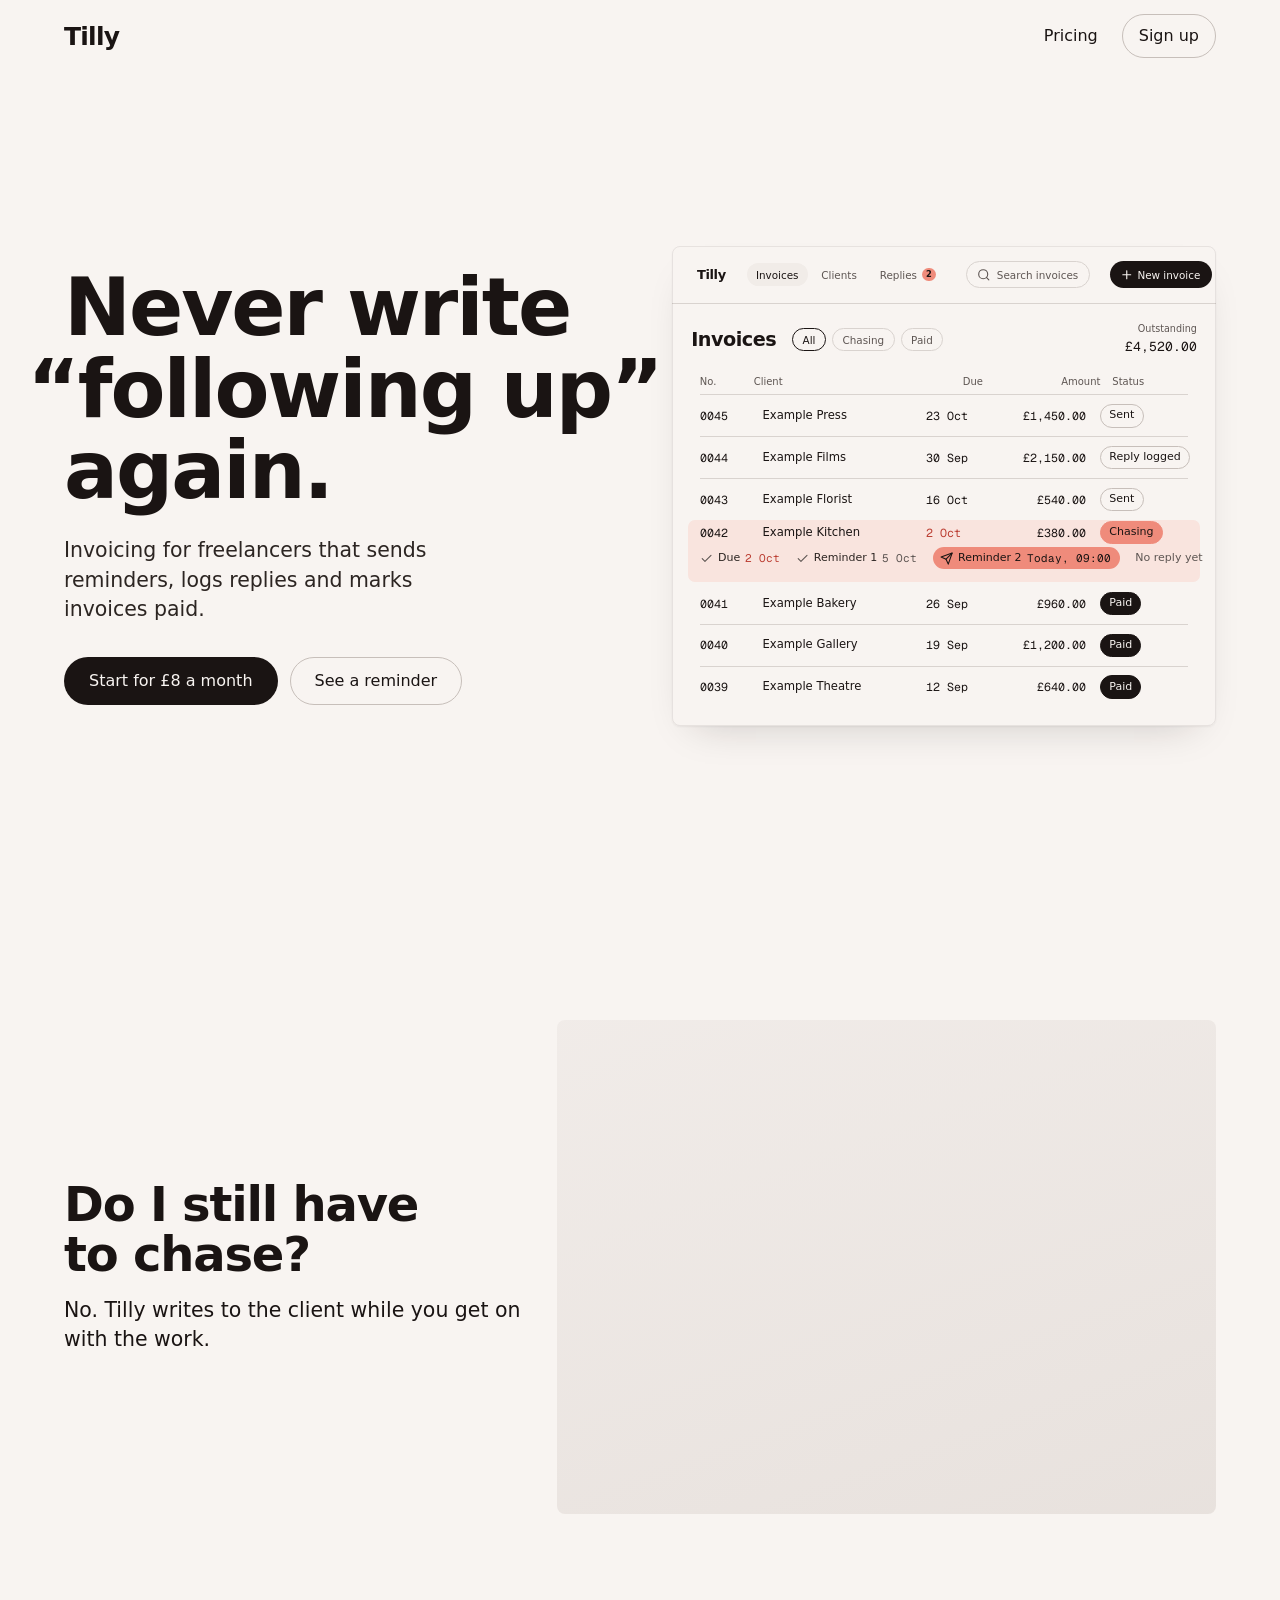
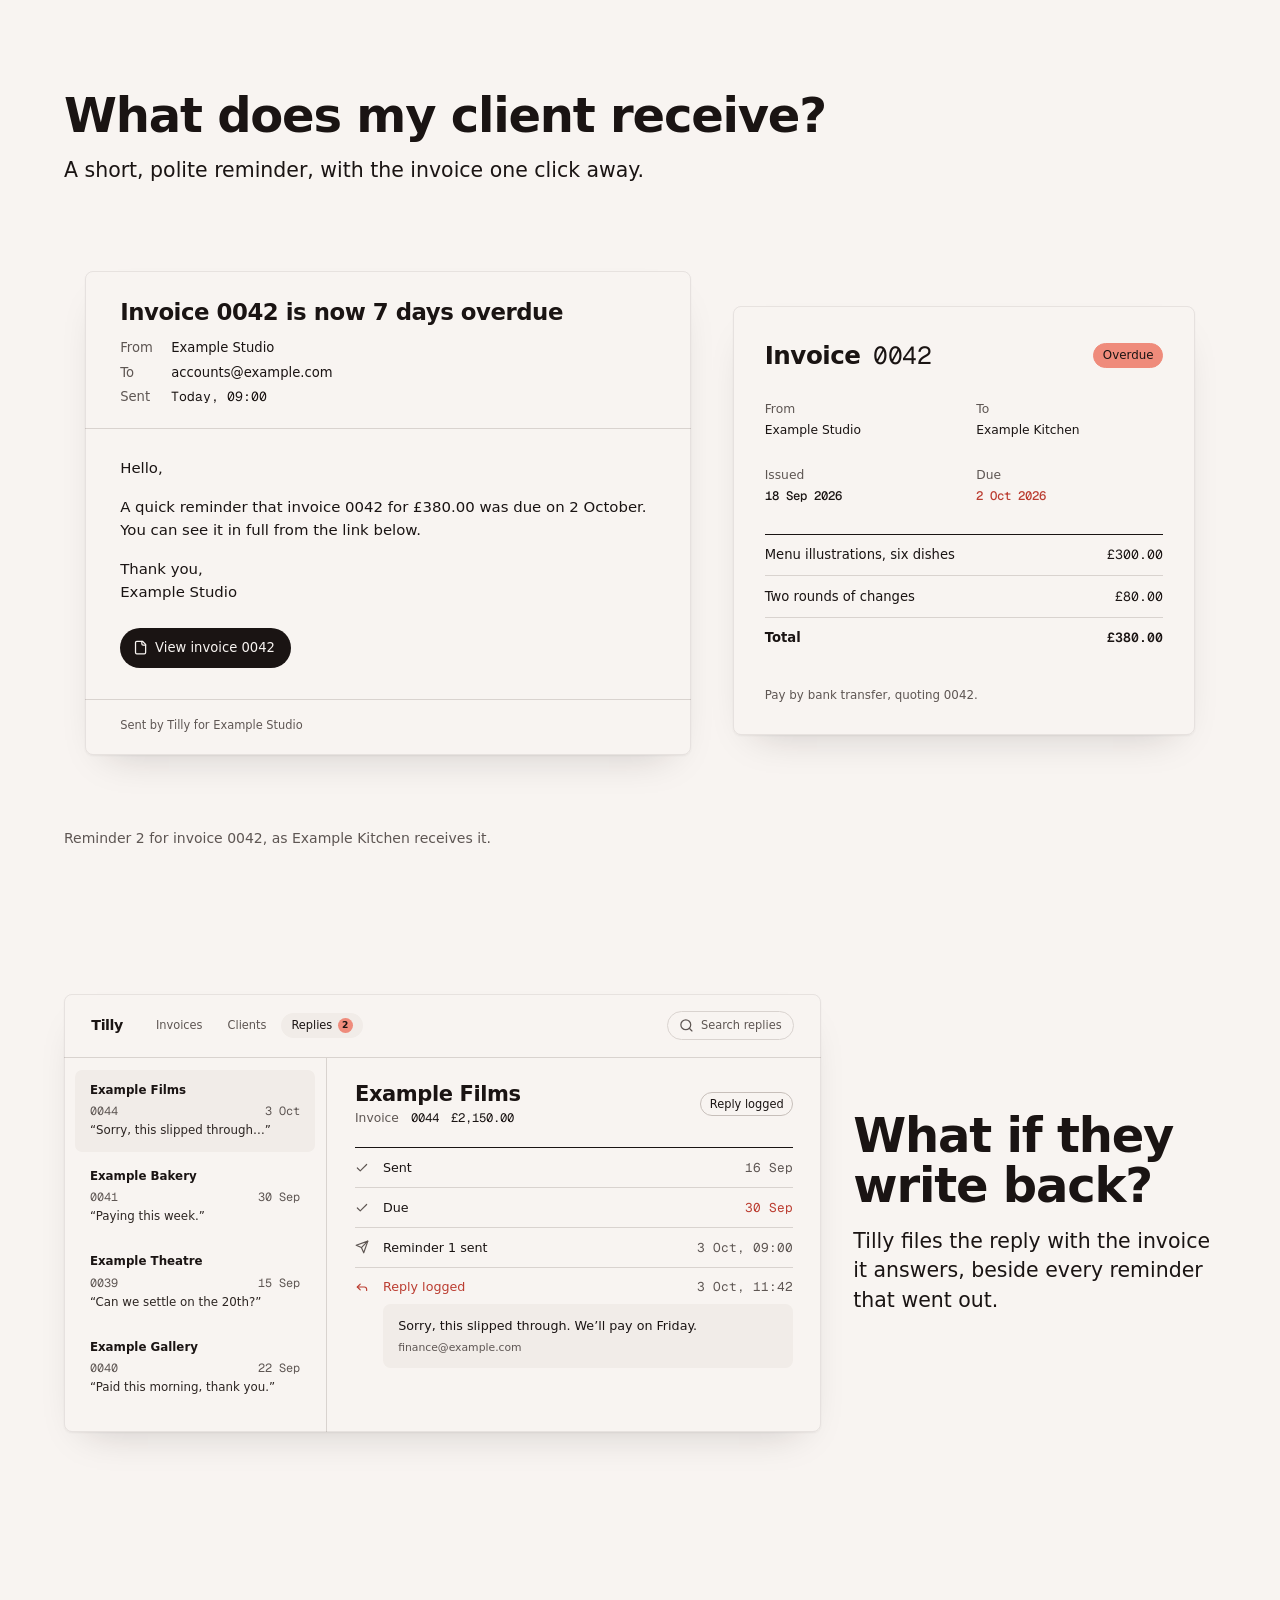
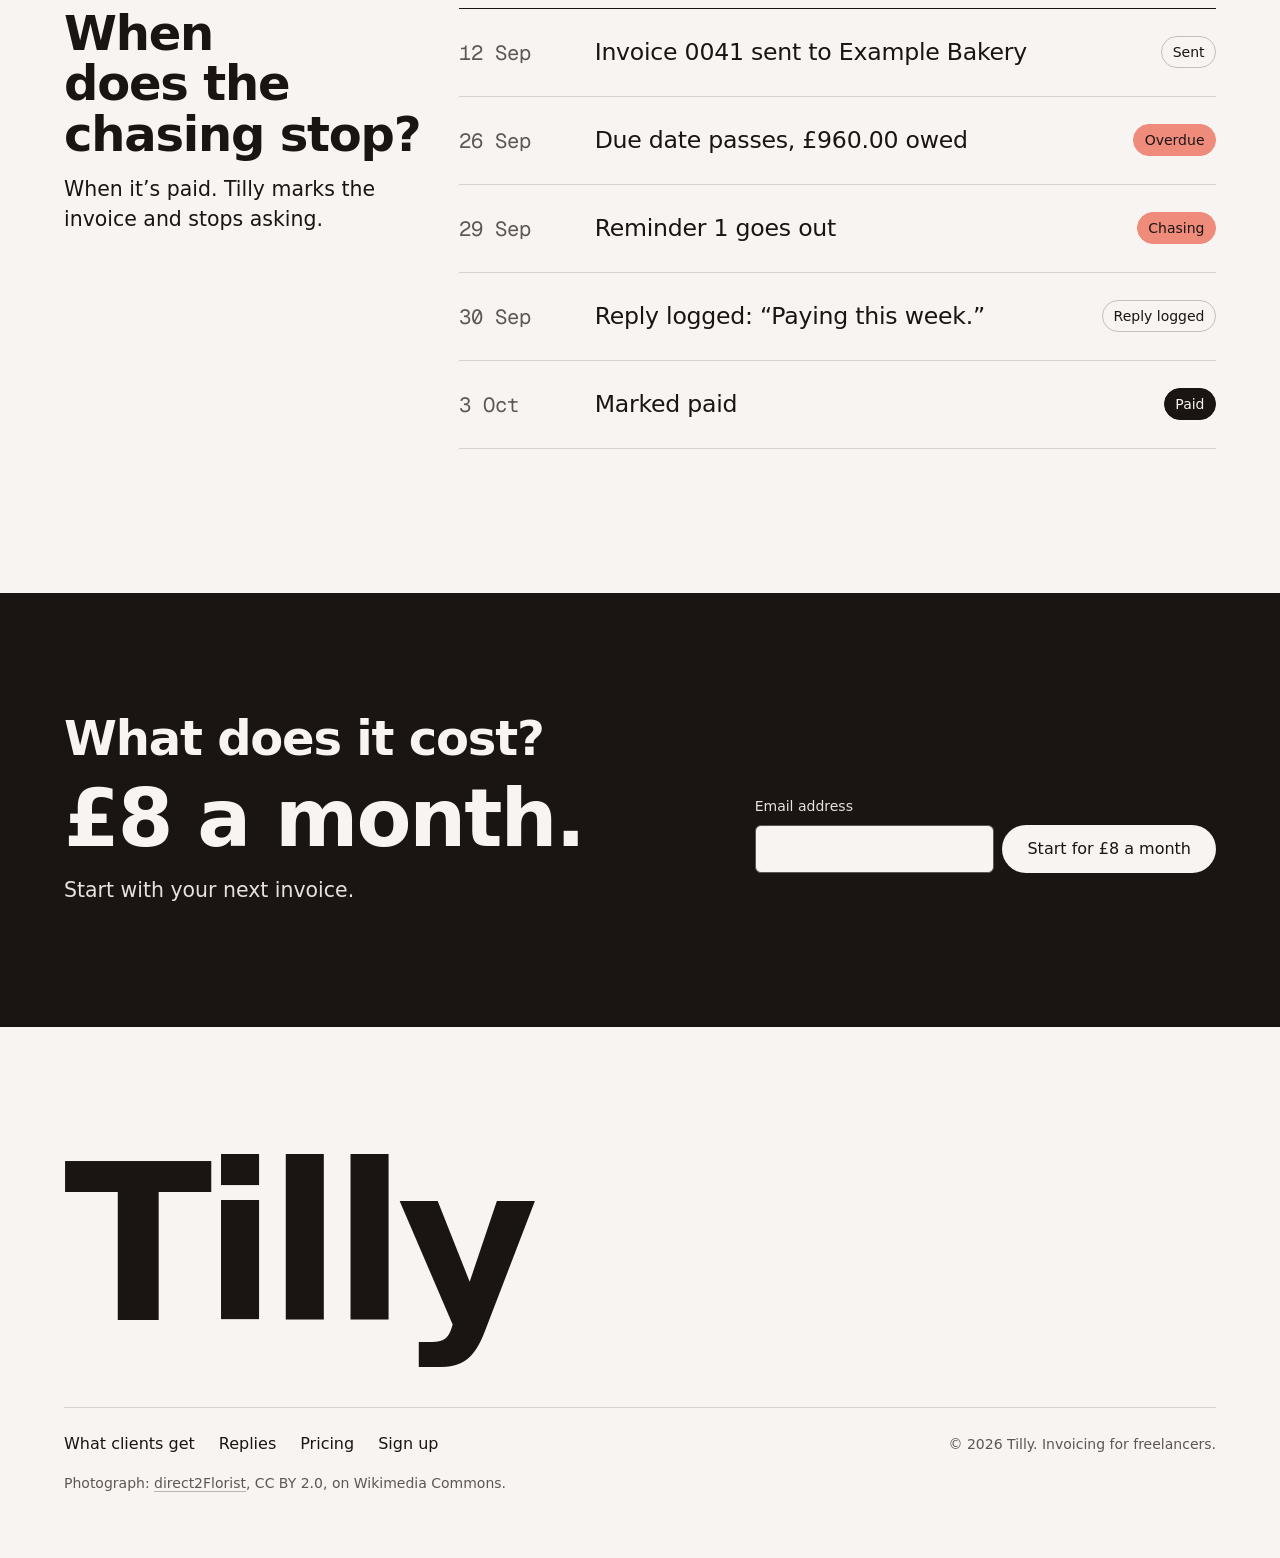
<file: .claude/skills/hallmark/scripts/fixtures/exemplars/modern-minimal.html>
<!doctype html>
<html lang="en-GB">
<head>
<meta charset="utf-8">
<meta name="viewport" content="width=device-width, initial-scale=1">
<title>Tilly, invoicing that chases late payments for you</title>
<meta name="description" content="Tilly is invoicing for freelancers that sends the reminders, logs the replies and marks invoices paid, for 8 pounds a month.">
<link rel="preconnect" href="https://api.fontshare.com" crossorigin>
<link rel="preconnect" href="https://fonts.googleapis.com">
<link rel="preconnect" href="https://fonts.gstatic.com" crossorigin>
<link href="https://api.fontshare.com/v2/css?f[]=general-sans@400,500,600&amp;display=swap" rel="stylesheet">
<link href="https://fonts.googleapis.com/css2?family=Geist+Mono:wght@400&amp;display=swap" rel="stylesheet">
<style>
/* Hallmark · job: sign up · shape: Conversational FAQ, opened by the product · genre: modern-minimal · theme: Coral (by request)
 * hero: Settled · nav: edge-aligned, the wordmark at the left, one link and one outlined pill at the right · footer: mast, the wordmark large over the links · imagery: product sample in hero, demo-2 and demo-3, photographs library 1 muted sepia=8 · signature: invoice 0042 being chased, live in the hero
 * axes: light/grotesk-sans/warm · posture: restrained · contrast: pass · fold: pass · v2.0.0 */
/* Hallmark · pre-emit critique: P4 H4 E4 S5 R4 V5 · weakest: E, the built screens must read as one product at every width, so every inner length is in em on a container-unit base, the screens scale as a whole and re-lay themselves on a phone */
/* Hallmark · hero-review: subagent · fix · 5 findings · 5 resolved · finish-review: in-thread, the subagent limit was reached · ship · 1 finding · 1 resolved · gap: none */
:root {
  color-scheme: light;
  --space-3xs: 2px; --space-2xs: 4px; --space-xs: 8px; --space-sm: 12px; --space-md: 16px; --space-lg: 24px; --space-xl: 40px; --space-2xl: 64px; --space-3xl: 96px; --space-4xl: 144px;
  --text-xs: 0.8125rem; --text-sm: 0.875rem; --text-md: 1rem; --text-lg: 1.25rem; --text-xl: 1.5625rem; --text-2xl: 1.953rem; --text-3xl: 2.441rem;
  --text-display-s: clamp(2.25rem, 4vw + 0.5rem, 3.75rem); --text-display: clamp(2.75rem, 5vw + 1rem, 5.25rem);
  --text-section: clamp(2rem, 2.5vw + 1rem, 3.5rem); --text-title: clamp(1.25rem, 0.75vw + 0.875rem, 1.625rem); --text-lead: clamp(1.125rem, 0.35vw + 1rem, 1.375rem);
  --ease-out: cubic-bezier(0.16, 1, 0.3, 1); --ease-in: cubic-bezier(0.7, 0, 0.84, 0); --ease-in-out: cubic-bezier(0.65, 0, 0.35, 1);
  --dur-micro: 120ms; --dur-short: 220ms; --dur-long: 420ms;
  --color-error: oklch(52% 0.19 27); --color-success: oklch(50% 0.12 150);
  --container: 1440px; --gutter: 64px; --gap-columns: 32px; --section-gap-s: 120px; --section-gap: 144px; --section-gap-l: 176px;
  --z-base: 1; --z-raised: 10; --z-dropdown: 100; --z-sticky: 200; --z-sticky-nav: 300; --z-modal: 400; --z-toast: 500; --z-tooltip: 600;
  --color-paper: oklch(97% 0.006 55); --color-paper-2: oklch(94.5% 0.007 55); --color-paper-3: oklch(91.5% 0.009 55);
  --color-ink: oklch(20% 0.010 35); --color-ink-2: oklch(27% 0.012 40); --color-muted: oklch(46% 0.012 45);
  --color-rule: oklch(87% 0.009 55); --color-rule-2: oklch(81% 0.011 55);
  --color-accent: oklch(74% 0.125 30); --color-accent-ink: oklch(20% 0.010 35); --color-accent-2: oklch(54% 0.165 29); --color-focus: oklch(54% 0.17 30);
  --font-display: "General Sans", ui-sans-serif, system-ui, sans-serif; --font-body: var(--font-display);
  --font-outlier: "Geist Mono", ui-monospace, monospace;
  --radius-card: 8px; --radius-input: 6px; --radius-pill: 999px; --rule-hair: 1px;
  --shadow-card: 0 1px 2px oklch(20% 0.01 35 / 0.05);
  --shadow-lift: 0 1px 2px oklch(20% 0.01 35 / 0.05), 0 18px 40px -22px oklch(20% 0.01 35 / 0.22);
  --tracking-display: -0.025em; --display-weight: 600;
}
*, *::before, *::after { box-sizing: border-box; }
html, body { overflow-x: clip; }
html { scrollbar-color: var(--color-muted) var(--color-paper); scroll-padding-top: var(--space-3xl); }
body { margin: 0; background: var(--color-paper); color: var(--color-ink); font-family: var(--font-body); font-size: var(--text-md); line-height: 1.55; -webkit-font-smoothing: antialiased; caret-color: var(--color-accent); }
::selection { background: color-mix(in oklab, var(--color-accent) 35%, transparent); }
:focus-visible { outline: 2px solid var(--color-focus); outline-offset: 2px; }
a { color: inherit; text-decoration-thickness: 1px; text-underline-offset: 0.16em; }
h1, h2, h3 { margin: 0; font-family: var(--font-display); font-weight: var(--display-weight, 700); font-synthesis: none; letter-spacing: var(--tracking-display); line-height: 1.05; overflow-wrap: break-word; min-width: 0; text-wrap: balance; }
h1 { max-width: 20ch; font-size: var(--text-display); } h2 { max-width: 30ch; font-size: var(--text-section); } h3 { max-width: 40ch; font-size: var(--text-title); line-height: 1.2; }
.lead { font-size: var(--text-lead); line-height: 1.45; max-width: 52ch; }
p { margin: 0; text-wrap: pretty; }
p:not([class]) { max-width: 65ch; }
img, video { max-width: 100%; height: auto; display: block; }
svg { display: block; }
[hidden] { display: none !important; }
button, input, select, textarea { font: inherit; }
.container { width: 100%; max-width: var(--container); margin-inline: auto; padding-inline: var(--gutter); box-sizing: border-box; }
.num, .figure, td.num { font-variant-numeric: tabular-nums; }
.visually-hidden { position: absolute; width: 1px; height: 1px; overflow: hidden; clip-path: inset(50%); white-space: nowrap; }
[data-slot] { position: relative; overflow: hidden; background: linear-gradient(160deg, var(--color-paper-2, var(--color-paper)), var(--color-paper-3, var(--color-paper))); }
[data-slot] > img { position: absolute; inset: 0; width: 100%; height: 100%; object-fit: cover; z-index: 1; }
[data-slot]:has(> img) > :not(img):not([data-keep]) { display: none !important; }
@media (max-width: 60rem) { :root { --gutter: 24px; --section-gap-s: 80px; --section-gap: 96px; --section-gap-l: 120px; } }
@media (max-width: 40rem) { :root { --gutter: 16px; --section-gap-s: 56px; --section-gap: 72px; --section-gap-l: 96px; --gap-columns: 16px; } }
@media (prefers-reduced-motion: reduce) { *:not(.keep-motion), *:not(.keep-motion)::before, *:not(.keep-motion)::after { animation-duration: 0.01ms !important; animation-iteration-count: 1 !important; transition-duration: 0.01ms !important; scroll-behavior: auto !important; } }
/* photographs: muted sepia=8 */
[data-slot] > img { filter: saturate(0.65) contrast(0.97) sepia(0.08); }
:root { --nav-h: 72px; --app-line: color-mix(in oklab, var(--color-ink) 8%, transparent); }

/* Chrome */
.skip { position: absolute; left: var(--space-md); top: calc(-1 * var(--space-3xl)); z-index: var(--z-toast); padding: var(--space-xs) var(--space-md); border-radius: var(--radius-input); background: var(--color-ink); color: var(--color-paper); }
.skip:focus-visible { top: var(--space-md); }

.site__in { display: flex; align-items: center; justify-content: space-between; gap: var(--space-lg); min-height: var(--nav-h); }
.wordmark { font: var(--display-weight) var(--text-xl)/1 var(--font-display); letter-spacing: -0.03em; text-decoration: none; color: var(--color-ink); }
.site__nav { display: flex; align-items: center; gap: var(--space-lg); }
.site__link { font-weight: 500; text-decoration: none; text-decoration-color: transparent; transition: text-decoration-color var(--dur-short) var(--ease-out); }
.site__link:hover { text-decoration: underline; text-decoration-color: var(--color-accent-2); text-underline-offset: 0.3em; }
.wordmark:focus-visible, .site__link:focus-visible { outline: 2px solid var(--color-focus); outline-offset: var(--space-2xs); border-radius: var(--space-3xs); }

/* Controls: the ink pill and the outlined pill */
.btn { display: inline-flex; align-items: center; justify-content: center; gap: var(--space-xs); min-height: 48px; padding: 0 var(--space-lg); border: 1px solid transparent; border-radius: var(--radius-pill); font: 500 var(--text-md)/1 var(--font-body); white-space: nowrap; text-decoration: none; cursor: pointer; transition: background-color var(--dur-short) var(--ease-out), border-color var(--dur-short) var(--ease-out), transform var(--dur-micro) var(--ease-out); }
.btn--primary { background: var(--color-ink); color: var(--color-paper); }
.btn--primary:hover { background: var(--color-ink-2); }
.btn--secondary { border-color: var(--color-rule-2); background: transparent; color: var(--color-ink); }
.btn--secondary:hover { border-color: var(--color-ink); }
.btn--sm { min-height: 44px; padding: 0 var(--space-md); }
.btn:active { transform: translateY(1px); }
.btn:focus-visible { outline: 2px solid var(--color-focus); outline-offset: 2px; }
.btn:disabled, .btn[aria-disabled="true"] { opacity: 0.55; cursor: not-allowed; transform: none; }
.btn[aria-busy="true"] { cursor: progress; }

/* Hero: Settled, the text on one half and the product on the other */
.hero { display: grid; align-items: center; min-height: calc(100dvh - var(--nav-h)); padding-block: var(--space-xl); box-sizing: border-box; }
.hero__grid { display: grid; grid-template-columns: minmax(0, 1fr) minmax(0, 1fr); column-gap: var(--space-2xl); align-items: center; }
.hero__text { display: grid; gap: var(--space-lg); justify-items: start; }
.hero h1 { max-width: none; line-height: 1.02; }
.hang { margin-left: -0.46em; }
.hero .lead { max-width: 34ch; color: var(--color-ink-2); }
.actions { display: flex; flex-wrap: wrap; gap: var(--space-sm); margin-top: var(--space-xs); }

/* The built product: one picture that scales as a whole; every inner length is in em of a design pixel times ten */
.slot { margin: 0; container-type: inline-size; }
.lifted { border-radius: var(--radius-card); box-shadow: var(--shadow-lift); outline: 1px solid var(--app-line); outline-offset: -1px; }
.app[data-slot] { background: var(--color-paper); }
.app--hero { aspect-ratio: 68 / 60; }
.ui { height: 100%; display: flex; flex-direction: column; font-size: calc(100cqi / 68); color: var(--color-ink); line-height: 1.35; }
.ui svg { width: 1.6em; height: 1.6em; flex-shrink: 0; fill: none; stroke: currentColor; stroke-width: 2; stroke-linecap: round; stroke-linejoin: round; }
.fig { font-family: var(--font-outlier); font-weight: 400; font-variant-numeric: tabular-nums; }

.ui__bar { display: flex; align-items: center; gap: 2em; height: 5.6em; padding: 0 2.4em; border-bottom: 1px solid var(--color-rule); font-size: 1.3em; font-weight: 500; }
.ui__bar svg { width: 1.3em; height: 1.3em; }
.ui__mark { font-weight: 600; font-size: 1.25em; letter-spacing: -0.03em; }
.ui__chips { display: flex; gap: 0.4em; }
.ui__chip { display: inline-flex; align-items: center; gap: 0.5em; padding: 0.45em 0.9em; border-radius: var(--radius-pill); color: var(--color-muted); }
.ui__chip.is-on { background: var(--color-paper-2); color: var(--color-ink); }
.ui__badge { display: inline-grid; place-items: center; min-width: 1.6em; height: 1.6em; padding: 0 0.4em; border-radius: var(--radius-pill); background: var(--color-accent); color: var(--color-accent-ink); font-size: 0.8em; font-weight: 600; box-sizing: border-box; }
.ui__input { display: inline-flex; align-items: center; gap: 0.6em; white-space: nowrap; margin-left: auto; height: 2.6em; padding: 0 1em; border: 1px solid var(--color-rule); border-radius: var(--radius-pill); color: var(--color-muted); font-weight: 400; }
.ui__control { display: inline-flex; align-items: center; gap: 0.4em; white-space: nowrap; height: 2.6em; padding: 0 1.1em 0 0.9em; border-radius: var(--radius-pill); background: var(--color-ink); color: var(--color-paper); }

.ui__head { display: flex; align-items: center; gap: 2em; padding: 2.4em 2.4em 1.6em; }
.ui__title { font-size: 2.4em; font-weight: 600; letter-spacing: -0.025em; line-height: 1; }
.ui__tags { display: flex; gap: 0.6em; font-size: 1.3em; font-weight: 500; }
.ui__tag { padding: 0.35em 0.9em; border: 1px solid var(--color-rule); border-radius: var(--radius-pill); color: var(--color-muted); }
.ui__tag.is-on { border-color: var(--color-ink); color: var(--color-ink); }
.ui__owed { display: grid; gap: 0.2em; margin-left: auto; text-align: right; font-size: 1.2em; font-weight: 500; color: var(--color-muted); }
.ui__owed b { font-size: 1.35em; color: var(--color-ink); }

.ledger { padding: 0 2.4em; font-size: 1.45em; }
.ledger__row { display: grid; grid-template-columns: 4.2em minmax(0, 1fr) 5.2em 7.4em 7.6em; align-items: center; column-gap: 1.2em; min-height: 3.6em; border-top: 1px solid var(--color-rule); }
.ledger__row--head { min-height: 2.6em; border-top: 0; font-size: 0.86em; font-weight: 500; color: var(--color-muted); }
.ledger__row .r { text-align: right; }
.ledger__row .late { color: var(--color-accent-2); }
.ledger__row.is-open { margin: 0 -1em; padding: 0 1em; border-radius: 0.6em; border-top-color: transparent; background: color-mix(in oklab, var(--color-accent) 16%, var(--color-paper)); }
.ledger__row.is-open + .ledger__row { border-top-color: transparent; }
.status { display: inline-block; padding: 0.3em 0.75em; border: 1px solid var(--color-rule-2); border-radius: var(--radius-pill); font-size: 0.95em; font-style: normal; font-weight: 500; white-space: nowrap; }
.status--late { border-color: var(--color-accent); background: var(--color-accent); color: var(--color-accent-ink); }
.status--done { border-color: var(--color-ink); background: var(--color-ink); color: var(--color-paper); }

.chase { grid-column: 1 / -1; display: flex; align-items: center; gap: 1.4em; padding: 0.3em 0 1.2em; font-size: 0.95em; font-weight: 500; white-space: nowrap; }
.chase__status { display: inline-flex; align-items: center; gap: 0.45em; flex-shrink: 0; color: var(--color-ink-2); }
.chase__status svg { width: 1.2em; height: 1.2em; color: var(--color-muted); }
.chase__status b { font-weight: 400; color: var(--color-muted); }
.chase__status.is-late b { color: var(--color-accent-2); }
.chase__status.is-now { padding: 0.3em 0.85em 0.3em 0.65em; border-radius: var(--radius-pill); background: var(--color-accent); color: var(--color-accent-ink); }
.chase__status.is-now svg { color: var(--color-accent-ink); }
.chase__status.is-now b { color: var(--color-accent-ink); }
.chase__note { margin-left: auto; color: var(--color-muted); font-weight: 400; }

/* The questions, in the order a freelancer asks them */
.q--work { padding-top: var(--section-gap-s); }
.q--receive { padding-top: var(--section-gap-l); }
.q--replies { padding-top: var(--section-gap); }
.q--paid { padding-block: var(--section-gap-l) var(--section-gap); }
.q__head { display: grid; gap: var(--space-md); margin-bottom: var(--space-2xl); }
.split, .rows, .band__grid { display: grid; grid-template-columns: repeat(12, minmax(0, 1fr)); column-gap: var(--gap-columns); }
.split { align-items: center; }
.split__text { display: grid; gap: var(--space-md); align-content: center; }
.split--work .split__text { grid-column: 1 / span 5; }
.split--work .photo { grid-column: 6 / span 7; }
.split--replies .app--replies { grid-column: 1 / span 8; }
.split--replies .split__text { grid-column: 9 / span 4; }

.photo { margin: 0; aspect-ratio: 4 / 3; border-radius: var(--radius-card); }
.photo > img { border-radius: inherit; outline: 1px solid color-mix(in oklab, var(--color-ink) 6%, transparent); outline-offset: -1px; }

/* The client's side: the reminder and the invoice it links to, straight on the paper */
.showcase { margin: 0; }
.showcase figcaption { margin-top: var(--space-md); font-size: var(--text-sm); font-weight: 500; color: var(--color-muted); }
.client { aspect-ratio: 1312 / 640; }
.client[data-slot] { background: var(--color-paper); }
.client__in { height: 100%; box-sizing: border-box; display: flex; align-items: flex-start; gap: 4.8em; padding: 2.4em; font-size: calc(100cqi / 131.2); color: var(--color-ink); line-height: 1.4; }
.doc { background: var(--color-paper); border-radius: var(--radius-card); box-shadow: var(--shadow-lift); outline: 1px solid var(--app-line); outline-offset: -1px; }
.doc p { margin: 0; max-width: none; }
.mail { display: grid; flex: 76 1 0; min-width: 0; }
.mail__head { display: grid; gap: 1.6em; padding: 3.2em 4em 2.4em; border-bottom: 1px solid var(--color-rule); }
.mail__subject { font-size: 2.6em; font-weight: 600; letter-spacing: -0.02em; line-height: 1.15; }
.mail__meta { display: grid; grid-template-columns: auto minmax(0, 1fr); gap: 0.45em 1.4em; font-size: 1.5em; }
.mail__meta span:nth-child(odd) { color: var(--color-muted); }
.mail__body { display: grid; gap: 1.8em; padding: 3.2em 4em 3.6em; line-height: 1.55; }
.mail__body p { font-size: 1.7em; }
.mail__link { justify-self: start; display: inline-flex; align-items: center; gap: 0.5em; margin-top: 0.6em; padding: 0.75em 1.25em 0.75em 1em; border-radius: var(--radius-pill); background: var(--color-ink); color: var(--color-paper); font-size: 1.5em; font-weight: 500; }
.doc svg { width: 1.15em; height: 1.15em; fill: none; stroke: currentColor; stroke-width: 2; stroke-linecap: round; stroke-linejoin: round; }
.mail__foot { padding: 2em 4em 2.4em; border-top: 1px solid var(--color-rule); color: var(--color-muted); }
.mail__foot span { font-size: 1.3em; }
.inv { display: grid; flex: 50 1 0; min-width: 0; gap: 3.2em; padding: 3.6em; margin-top: 4em; }
.inv__top { display: flex; align-items: center; justify-content: space-between; }
.inv__title { font-size: 2.8em; font-weight: 600; letter-spacing: -0.02em; }
.inv__title b { margin-left: 0.2em; }
.inv .status { font-size: 1.35em; }
.inv__parties, .inv__dates { display: flex; gap: 2em; font-size: 1.4em; color: var(--color-muted); }
.inv__parties span, .inv__dates span { flex: 1 1 0; display: grid; gap: 0.3em; }
.inv__parties b, .inv__dates b { color: var(--color-ink); font-weight: 500; }
.inv__dates b.late, .thread__steps b.late { color: var(--color-accent-2); }
.inv__lines { display: grid; grid-template-columns: minmax(0, 1fr) auto; font-size: 1.5em; border-top: 1px solid var(--color-ink); }
.inv__lines span { padding: 0.85em 0; border-bottom: 1px solid var(--color-rule); }
.inv__lines .fig { text-align: right; }
.inv__lines .inv__total { border-bottom: 0; font-weight: 600; }
.inv__pay { font-size: 1.35em; color: var(--color-muted); }

/* The replies screen */
.app--replies { aspect-ratio: 864 / 500; }
.app--replies .ui { font-size: calc(100cqi / 86.4); }
.inbox { flex: 1; display: grid; grid-template-columns: 30em minmax(0, 1fr); min-height: 0; }
.inbox__list { display: grid; align-content: start; gap: 0.4em; padding: 1.4em 1.2em; border-right: 1px solid var(--color-rule); }
.inbox__item { display: grid; grid-template-columns: minmax(0, 1fr) auto; gap: 0.35em 1em; padding: 1.1em 1.3em; border-radius: 0.6em; font-size: 1.35em; }
.inbox__item b { font-weight: 600; }
.inbox__item .fig { grid-row: 2; color: var(--color-muted); }
.inbox__date { grid-column: 2; grid-row: 1; color: var(--color-muted); }
.inbox__line { grid-column: 1 / -1; color: var(--color-ink-2); white-space: nowrap; overflow: hidden; text-overflow: ellipsis; }
.inbox__item.is-on { background: var(--color-paper-2); }
.thread { display: grid; align-content: start; gap: 2.4em; padding: 2.8em 3.2em; }
.thread__head { display: grid; grid-template-columns: minmax(0, 1fr) auto; align-items: center; gap: 0.5em 1em; }
.thread__who { font-size: 2.4em; font-weight: 600; letter-spacing: -0.02em; line-height: 1.1; }
.thread__what { grid-row: 2; display: flex; gap: 1em; font-size: 1.4em; color: var(--color-muted); }
.thread__what b { color: var(--color-ink); font-weight: 400; }
.thread__head .status { grid-row: 1 / span 2; grid-column: 2; font-size: 1.3em; }
.thread__steps { list-style: none; margin: 0; padding: 0; font-size: 1.45em; border-top: 1px solid var(--color-ink); }
.thread__steps li { display: grid; grid-template-columns: 1.4em minmax(0, 1fr) auto; align-items: center; column-gap: 0.8em; padding: 0.85em 0; border-bottom: 1px solid var(--color-rule); }
.thread__steps svg { width: 1.1em; height: 1.1em; color: var(--color-muted); }
.thread__steps b { font-weight: 400; color: var(--color-muted); }
.thread__steps .is-reply { border-bottom: 0; }
.thread__steps .is-reply svg, .thread__steps .is-reply span { color: var(--color-accent-2); }
.thread__quote { grid-column: 2 / -1; margin: 0.7em 0 0; padding: 1em 1.2em; border-radius: 0.6em; background: var(--color-paper-2); }
.thread__quote p { margin: 0; color: var(--color-ink); line-height: 1.45; }
.thread__quote cite { display: block; margin-top: 0.5em; font-size: 0.85em; font-style: normal; color: var(--color-muted); }

/* One invoice from sent to paid, as rows */
.rows { align-items: start; }
.rows__head { grid-column: 1 / span 4; display: grid; gap: var(--space-md); }
.life { grid-column: 5 / span 8; margin: 0; padding: 0; list-style: none; border-top: 1px solid var(--color-ink); }
.life li { display: grid; grid-template-columns: 6.5rem minmax(0, 1fr) auto; align-items: center; column-gap: var(--gap-columns); min-height: 88px; border-bottom: 1px solid var(--color-rule); }
.life__date { font-size: var(--text-lead); color: var(--color-muted); }
.life__what { font-size: var(--text-title); font-weight: 500; letter-spacing: -0.01em; line-height: 1.25; }
.life .status { font-size: var(--text-sm); }

/* The price, on the one ink band */
.band { padding-block: var(--section-gap-s); background: var(--color-ink); color: var(--color-paper); }
.band__grid { align-items: end; }
.band__text { grid-column: 1 / span 7; display: grid; gap: var(--space-md); }
.band h2 { color: var(--color-paper); }
.price { font: var(--display-weight) var(--text-display)/1 var(--font-display); letter-spacing: var(--tracking-display); font-variant-numeric: tabular-nums; color: var(--color-paper); }
.band__line { font-size: var(--text-lead); color: var(--color-paper-3); }
.signup { grid-column: 8 / span 5; display: grid; gap: var(--space-xs); min-width: 0; }
.signup label { font-size: var(--text-sm); font-weight: 500; color: var(--color-paper-3); }
.signup__row { display: flex; flex-wrap: wrap; gap: var(--space-xs); }
.signup input { flex: 1 1 12rem; min-width: 0; width: 100%; height: 48px; padding: 0 var(--space-md); border: 1px solid var(--color-muted); border-radius: var(--radius-input); background: var(--color-paper); color: var(--color-ink); font-size: var(--text-md); outline: 2px solid transparent; outline-offset: -3px; transition: background-color var(--dur-short) var(--ease-out); }
.signup input:hover { background: var(--color-paper-2); }
.signup input:focus-visible { outline-color: var(--color-focus); }
.signup input[aria-invalid] { border-color: var(--color-error); }
.signup input:disabled { opacity: 0.55; cursor: not-allowed; }
.signup__help { min-height: 1lh; margin-top: var(--space-2xs); font-size: var(--text-sm); color: var(--color-paper-3); }
.btn--invert { background: var(--color-paper); color: var(--color-ink); }
.btn--invert:hover { background: var(--color-paper-2); }

/* The mast */
.mast { padding-block: var(--section-gap-s) var(--space-2xl); }
.mast__mark { margin-bottom: var(--space-2xl); font: var(--display-weight) clamp(7rem, 17vw, 15rem)/0.9 var(--font-display); letter-spacing: -0.045em; color: var(--color-ink); }
.mast__row { display: flex; flex-wrap: wrap; align-items: baseline; justify-content: space-between; gap: var(--space-lg); padding-top: var(--space-lg); border-top: 1px solid var(--color-rule); }
.mast__links { display: flex; flex-wrap: wrap; gap: var(--space-lg); }
.mast__links a { font-weight: 500; text-decoration-color: transparent; text-underline-offset: 0.3em; transition: text-decoration-color var(--dur-short) var(--ease-out); }
.mast__links a:hover { text-decoration-color: var(--color-accent-2); }
.mast__links a:focus-visible { outline: 2px solid var(--color-focus); outline-offset: var(--space-2xs); border-radius: var(--space-3xs); }
.mast__legal { font-size: var(--text-sm); color: var(--color-muted); }
.mast__credit { margin-top: var(--space-md); font-size: var(--text-sm); line-height: 1.55; color: var(--color-muted); }
.mast__credit a { color: inherit; text-decoration: underline; text-decoration-thickness: 1px; text-underline-offset: 0.2em; text-decoration-color: color-mix(in oklab, currentColor 40%, transparent); }
.mast__credit a:hover { text-decoration-color: currentColor; }


@container (max-width: 40rem) {
  .client__in { font-size: calc(100cqi / 48); padding: 1.2em; }
  .inv, .inbox__list { display: none; }
  .app--replies .ui { font-size: calc(100cqi / 48); }
  .inbox { grid-template-columns: minmax(0, 1fr); }
  .thread { padding: 2em; }
}

@container (max-width: 30rem) {
  .ui { font-size: calc(100cqi / 40); }
  .ui__input, .ui__chip:nth-child(2), .ui__owed, .chase__note, .chase__status:nth-child(1) { display: none; }
  .ledger__row { grid-template-columns: minmax(0, 1fr) auto auto; }
  .ledger__row > :nth-child(1), .ledger__row > :nth-child(3), .ledger__row:nth-child(n+8) { display: none; }
  .chase { flex-wrap: wrap; row-gap: 0.6em; }
}
@media (max-width: 40rem) { .app--hero { aspect-ratio: 4 / 5; } .app--replies { aspect-ratio: 1 / 1; } .client { aspect-ratio: 5 / 7; } .hang { margin-left: -0.3em; } .life li { grid-template-columns: minmax(0, 1fr) auto; row-gap: var(--space-2xs); padding-block: var(--space-md); } .life__date { grid-column: 1 / -1; } }

@media (max-width: 60rem) {
  .hero { min-height: 0; padding-block: var(--space-xl) var(--space-3xl); }
  .hero__grid { grid-template-columns: minmax(0, 1fr); row-gap: var(--space-xl); }
  .split, .rows, .band__grid { grid-template-columns: minmax(0, 1fr); row-gap: var(--space-xl); }
  .split > *, .rows > *, .band__grid > *, .split--work .split__text, .split--work .photo, .split--replies .app--replies, .split--replies .split__text, .rows__head, .life, .band__text, .signup { grid-column: 1 / -1; }
  .split--replies .split__text { order: -1; }
  .life li { min-height: 72px; }
}
</style>
</head>
<body id="top">
<a class="skip" href="#main">Skip to content</a>

<header class="site">
  <div class="container site__in">
    <a class="wordmark" href="#top" aria-label="Tilly, back to the top">Tilly</a>
    <nav class="site__nav" aria-label="Page">
      <a class="site__link" href="#cost">Pricing</a>
      <a class="btn btn--secondary btn--sm" href="#start">Sign up</a>
    </nav>
  </div>
</header>

<main id="main">
  <section class="hero" aria-labelledby="hero-head">
    <div class="container hero__grid">
      <div class="hero__text">
        <h1 id="hero-head">Never write<br><span class="hang">“</span>following&nbsp;up”<br>again.</h1>
        <p class="lead">Invoicing for freelancers that sends reminders, logs replies and marks invoices paid.</p>
        <div class="actions">
          <a class="btn btn--primary" href="#start">Start for £8 a month</a>
          <a class="btn btn--secondary" href="#receive">See a reminder</a>
        </div>
      </div>

      <figure class="slot app app--hero lifted" data-slot="hero" data-alt="Your invoices screen, with one late invoice being chased" role="img" aria-label="The Tilly invoices screen: invoice 0042 for Example Kitchen, 380 pounds, due on 2 October, is being chased; its first reminder went on 5 October and the second this morning.">
        <div class="ui" aria-hidden="true">
          <div class="ui__bar">
            <span class="ui__mark">Tilly</span>
            <span class="ui__chips"><span class="ui__chip is-on">Invoices</span><span class="ui__chip">Clients</span><span class="ui__chip">Replies<b class="ui__badge">2</b></span></span>
            <span class="ui__input"><svg aria-hidden="true" viewBox="0 0 24 24"><circle cx="11" cy="11" r="8"/><path d="m21 21-4.3-4.3"/></svg>Search invoices</span>
            <span class="ui__control"><svg aria-hidden="true" viewBox="0 0 24 24"><path d="M5 12h14"/><path d="M12 5v14"/></svg>New invoice</span>
          </div>
          <div class="ui__head">
            <span class="ui__title">Invoices</span>
            <span class="ui__tags"><span class="ui__tag is-on">All</span><span class="ui__tag">Chasing</span><span class="ui__tag">Paid</span></span>
            <span class="ui__owed">Outstanding<b class="fig">£4,520.00</b></span>
          </div>
          <div class="ledger">
            <div class="ledger__row ledger__row--head"><span>No.</span><span>Client</span><span>Due</span><span class="r">Amount</span><span>Status</span></div>
            <div class="ledger__row"><span class="fig">0045</span><span>Example Press</span><span class="fig">23 Oct</span><span class="fig r">£1,450.00</span><span><i class="status">Sent</i></span></div>
            <div class="ledger__row"><span class="fig">0044</span><span>Example Films</span><span class="fig">30 Sep</span><span class="fig r">£2,150.00</span><span><i class="status">Reply logged</i></span></div>
            <div class="ledger__row"><span class="fig">0043</span><span>Example Florist</span><span class="fig">16 Oct</span><span class="fig r">£540.00</span><span><i class="status">Sent</i></span></div>
            <div class="ledger__row is-open">
              <span class="fig">0042</span><span>Example Kitchen</span><span class="fig late">2 Oct</span><span class="fig r">£380.00</span><span><i class="status status--late">Chasing</i></span>
              <div class="chase">
                <span class="chase__status is-done is-late"><svg aria-hidden="true" viewBox="0 0 24 24"><path d="M20 6 9 17l-5-5"/></svg>Due<b class="fig">2 Oct</b></span>
                <span class="chase__status is-done"><svg aria-hidden="true" viewBox="0 0 24 24"><path d="M20 6 9 17l-5-5"/></svg>Reminder 1<b class="fig">5 Oct</b></span>
                <span class="chase__status is-now"><svg aria-hidden="true" viewBox="0 0 24 24"><path d="m22 2-7 20-4-9-9-4Z"/><path d="M22 2 11 13"/></svg>Reminder 2<b class="fig">Today, 09:00</b></span>
                <span class="chase__note">No reply yet</span>
              </div>
            </div>
            <div class="ledger__row"><span class="fig">0041</span><span>Example Bakery</span><span class="fig">26 Sep</span><span class="fig r">£960.00</span><span><i class="status status--done">Paid</i></span></div>
            <div class="ledger__row"><span class="fig">0040</span><span>Example Gallery</span><span class="fig">19 Sep</span><span class="fig r">£1,200.00</span><span><i class="status status--done">Paid</i></span></div>
            <div class="ledger__row"><span class="fig">0039</span><span>Example Theatre</span><span class="fig">12 Sep</span><span class="fig r">£640.00</span><span><i class="status status--done">Paid</i></span></div>
          </div>
        </div>
      </figure>
    </div>
  </section>

  <section class="q q--work" id="chase" aria-labelledby="q1">
    <div class="container split split--work">
      <div class="split__text">
        <h2 id="q1">Do I still have to chase?</h2>
        <p class="lead">No. Tilly writes to the client while you get on with the work.</p>
      </div>
      <figure class="photo" data-slot="photo-1" data-alt="Your own work in progress: the desk, bench or studio you invoice from">
        <img src="https://upload.wikimedia.org/wikipedia/commons/thumb/5/5c/Florist_working.jpg/1280px-Florist_working.jpg" width="1920" height="1280" loading="lazy" decoding="async"
             style="object-position: 55% 45%" alt="Hands gathering green stems into a bouquet at a flower shop counter">
      </figure>
    </div>
  </section>

  <section class="q q--receive" id="receive" aria-labelledby="q2">
    <div class="container">
      <div class="q__head">
        <h2 id="q2">What does my client receive?</h2>
        <p class="lead">A short, polite reminder, with the invoice one click away.</p>
      </div>
      <figure class="showcase">
        <div class="slot client" data-slot="demo-2" data-alt="A reminder as your client receives it, beside the invoice it links to" role="img" aria-label="The second reminder for invoice 0042 as Example Kitchen receives it: a short email saying the 380 pounds was due on 2 October, with a link to the invoice, beside the invoice itself marked overdue.">
          <div class="client__in" aria-hidden="true">
            <div class="doc mail">
              <div class="mail__head">
                <p class="mail__subject">Invoice 0042 is now 7 days overdue</p>
                <div class="mail__meta">
                  <span>From</span><span>Example Studio</span>
                  <span>To</span><span>accounts@example.com</span>
                  <span>Sent</span><span class="fig">Today, 09:00</span>
                </div>
              </div>
              <div class="mail__body">
                <p>Hello,</p>
                <p>A quick reminder that invoice 0042 for £380.00 was due on 2 October. You can see it in full from the link below.</p>
                <p>Thank you,<br>Example Studio</p>
                <span class="mail__link"><svg aria-hidden="true" viewBox="0 0 24 24"><path d="M15 2H6a2 2 0 0 0-2 2v16a2 2 0 0 0 2 2h12a2 2 0 0 0 2-2V7Z"/><path d="M14 2v4a2 2 0 0 0 2 2h4"/></svg>View invoice 0042</span>
              </div>
              <p class="mail__foot"><span>Sent by Tilly for Example Studio</span></p>
            </div>
            <div class="doc inv">
              <div class="inv__top"><span class="inv__title">Invoice <b class="fig">0042</b></span><i class="status status--late">Overdue</i></div>
              <div class="inv__parties"><span>From<b>Example Studio</b></span><span>To<b>Example Kitchen</b></span></div>
              <div class="inv__dates"><span>Issued<b class="fig">18 Sep 2026</b></span><span>Due<b class="fig late">2 Oct 2026</b></span></div>
              <div class="inv__lines">
                <span>Menu illustrations, six dishes</span><span class="fig">£300.00</span>
                <span>Two rounds of changes</span><span class="fig">£80.00</span>
                <span class="inv__total">Total</span><span class="fig inv__total">£380.00</span>
              </div>
              <p class="inv__pay">Pay by bank transfer, quoting 0042.</p>
            </div>
          </div>
        </div>
        <figcaption>Reminder 2 for invoice 0042, as Example Kitchen receives it.</figcaption>
      </figure>
    </div>
  </section>

  <section class="q q--replies" id="replies" aria-labelledby="q3">
    <div class="container split split--replies">
      <figure class="slot app app--replies lifted" data-slot="demo-3" data-alt="Your replies screen, with a client's answer filed under its invoice" role="img" aria-label="The Tilly replies screen: Example Films answered the first reminder for invoice 0044 on 3 October, sorry, this slipped through, we will pay on Friday, and the reply sits in the invoice's history under that reminder.">
        <div class="ui" aria-hidden="true">
          <div class="ui__bar">
            <span class="ui__mark">Tilly</span>
            <span class="ui__chips"><span class="ui__chip">Invoices</span><span class="ui__chip">Clients</span><span class="ui__chip is-on">Replies<b class="ui__badge">2</b></span></span>
            <span class="ui__input"><svg aria-hidden="true" viewBox="0 0 24 24"><circle cx="11" cy="11" r="8"/><path d="m21 21-4.3-4.3"/></svg>Search replies</span>
          </div>
          <div class="inbox">
            <div class="inbox__list">
              <div class="inbox__item is-on"><b>Example Films</b><span class="fig">0044</span><span class="fig inbox__date">3 Oct</span><span class="inbox__line">“Sorry, this slipped through…”</span></div>
              <div class="inbox__item"><b>Example Bakery</b><span class="fig">0041</span><span class="fig inbox__date">30 Sep</span><span class="inbox__line">“Paying this week.”</span></div>
              <div class="inbox__item"><b>Example Theatre</b><span class="fig">0039</span><span class="fig inbox__date">15 Sep</span><span class="inbox__line">“Can we settle on the 20th?”</span></div>
              <div class="inbox__item"><b>Example Gallery</b><span class="fig">0040</span><span class="fig inbox__date">22 Sep</span><span class="inbox__line">“Paid this morning, thank you.”</span></div>
            </div>
            <div class="thread">
              <div class="thread__head">
                <span class="thread__who">Example Films</span>
                <span class="thread__what">Invoice <b class="fig">0044</b><b class="fig">£2,150.00</b></span>
                <i class="status">Reply logged</i>
              </div>
              <ol class="thread__steps">
                <li><svg aria-hidden="true" viewBox="0 0 24 24"><path d="M20 6 9 17l-5-5"/></svg><span>Sent</span><b class="fig">16 Sep</b></li>
                <li><svg aria-hidden="true" viewBox="0 0 24 24"><path d="M20 6 9 17l-5-5"/></svg><span>Due</span><b class="fig late">30 Sep</b></li>
                <li><svg aria-hidden="true" viewBox="0 0 24 24"><path d="m22 2-7 20-4-9-9-4Z"/><path d="M22 2 11 13"/></svg><span>Reminder 1 sent</span><b class="fig">3 Oct, 09:00</b></li>
                <li class="is-reply"><svg aria-hidden="true" viewBox="0 0 24 24"><polyline points="9 17 4 12 9 7"/><path d="M20 18v-2a4 4 0 0 0-4-4H4"/></svg><span>Reply logged</span><b class="fig">3 Oct, 11:42</b>
                  <blockquote class="thread__quote"><p>Sorry, this slipped through. We’ll pay on Friday.</p><cite>finance@example.com</cite></blockquote>
                </li>
              </ol>
            </div>
          </div>
        </div>
      </figure>
      <div class="split__text">
        <h2 id="q3">What if they write back?</h2>
        <p class="lead">Tilly files the reply with the invoice it answers, beside every reminder that went out.</p>
      </div>
    </div>
  </section>

  <section class="q q--paid" id="paid" aria-labelledby="q4">
    <div class="container rows">
      <div class="rows__head">
        <h2 id="q4">When does the chasing stop?</h2>
        <p class="lead">When it’s paid. Tilly marks the invoice and stops asking.</p>
      </div>
      <ol class="life" aria-label="Invoice 0041, from sent to paid">
        <li><span class="fig life__date">12 Sep</span><span class="life__what">Invoice 0041 sent to Example Bakery</span><i class="status">Sent</i></li>
        <li><span class="fig life__date">26 Sep</span><span class="life__what">Due date passes, £960.00 owed</span><i class="status status--late">Overdue</i></li>
        <li><span class="fig life__date">29 Sep</span><span class="life__what">Reminder 1 goes out</span><i class="status status--late">Chasing</i></li>
        <li><span class="fig life__date">30 Sep</span><span class="life__what">Reply logged: “Paying this week.”</span><i class="status">Reply logged</i></li>
        <li><span class="fig life__date">3 Oct</span><span class="life__what">Marked paid</span><i class="status status--done">Paid</i></li>
      </ol>
    </div>
  </section>

  <section class="band" id="cost" aria-labelledby="q5">
    <div class="container band__grid">
      <div class="band__text">
        <h2 id="q5">What does it cost?</h2>
        <p class="price">£8 a month.</p>
        <p class="band__line">Start with your next invoice.</p>
      </div>
      <form class="signup" id="start" data-endpoint="" novalidate>
        <label for="email">Email address</label>
        <div class="signup__row">
          <input id="email" name="email" type="email" autocomplete="email" inputmode="email" required aria-describedby="email-help">
          <button class="btn btn--invert" type="submit">Start for £8 a month</button>
        </div>
        <p class="signup__help" id="email-help" aria-live="polite"></p>
      </form>
    </div>
  </section>
</main>

<footer class="mast">
  <div class="container">
    <p class="mast__mark">Tilly</p>
    <div class="mast__row">
      <nav class="mast__links" aria-label="Footer">
        <a href="#receive">What clients get</a>
        <a href="#replies">Replies</a>
        <a href="#cost">Pricing</a>
        <a href="#start">Sign up</a>
      </nav>
      <p class="mast__legal">© 2026 Tilly. Invoicing for freelancers.</p>
    </div>
    <p class="mast__credit" data-credits>Photograph: <a href="https://commons.wikimedia.org/wiki/File:Florist_working.jpg">direct2Florist</a>, CC&nbsp;BY&nbsp;2.0, on Wikimedia Commons.</p>
  </div>
</footer>

<script>
window.hallmarkSlots = (m) => { for (const [k, v] of Object.entries(m)) { const s = document.querySelector(`[data-slot="${k}"]`); if (!s) continue; const im = new Image(); im.src = typeof v === 'string' ? v : v.src; im.alt = (typeof v === 'object' && v.alt) || s.dataset.alt || ''; s.querySelectorAll(':scope > img').forEach((o) => o.remove()); s.prepend(im); } };
document.querySelectorAll('[data-slot] > img').forEach((i) => { if (i.complete && !i.naturalWidth) i.remove(); else i.addEventListener('error', () => i.remove(), { once: true }); });
document.querySelectorAll('form[data-endpoint]').forEach((form) => {
  const input = form.querySelector('input'), help = form.querySelector('[aria-live]'), button = form.querySelector('button');
  form.addEventListener('submit', (e) => {
    e.preventDefault();
    const ok = input.checkValidity();
    input.toggleAttribute('aria-invalid', !ok);
    if (!ok) { help.textContent = 'That address looks incomplete. Write it as name@example.com.'; input.focus(); return; }
    if (!form.dataset.endpoint) { help.textContent = 'Nothing was sent: this form is not connected yet.'; return; }
    button.setAttribute('aria-busy', 'true');
    fetch(form.dataset.endpoint, { method: 'POST', body: new FormData(form) })
      .then((r) => { help.textContent = r.ok ? 'Thanks. Tilly will write to ' + input.value.trim() + '.' : 'That did not go through. Try again in a minute.'; })
      .catch(() => { help.textContent = 'That did not go through. Try again in a minute.'; })
      .finally(() => button.removeAttribute('aria-busy'));
  });
});
</script>
</body>
</html>
</file>
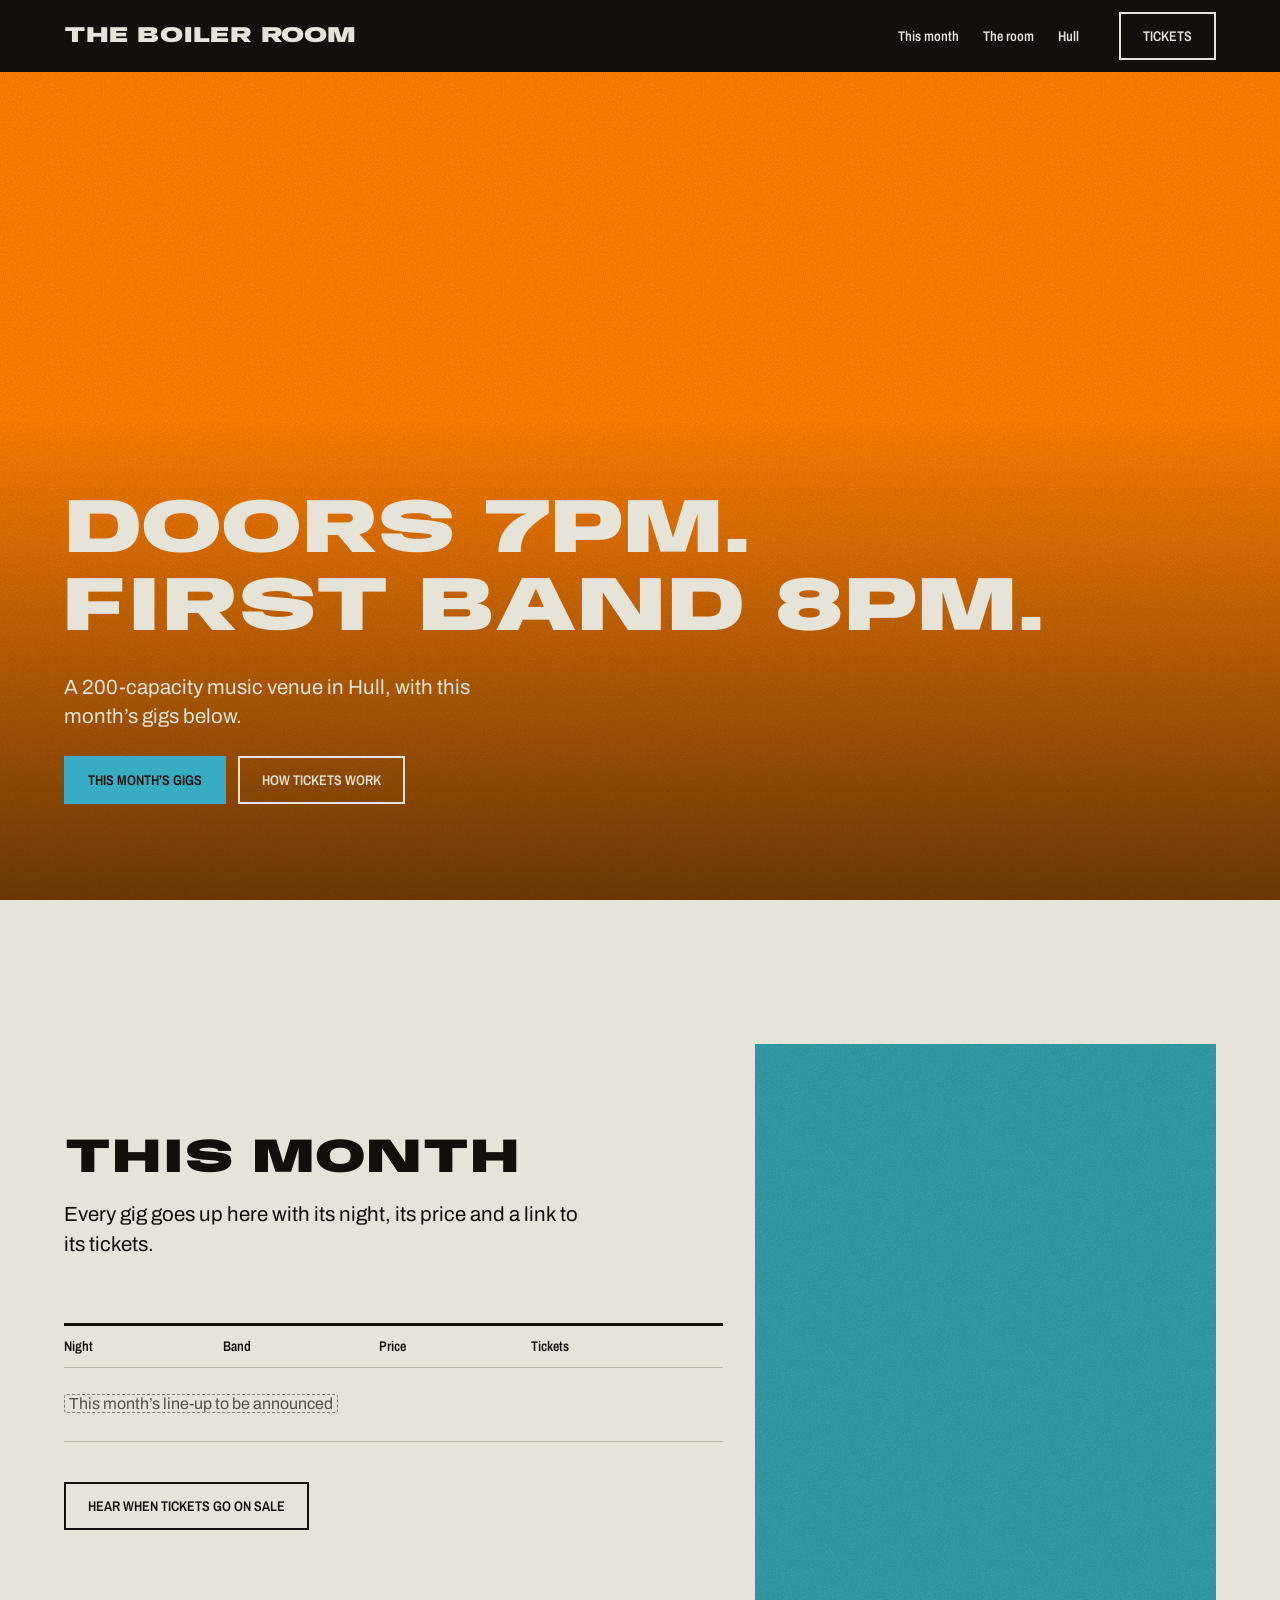
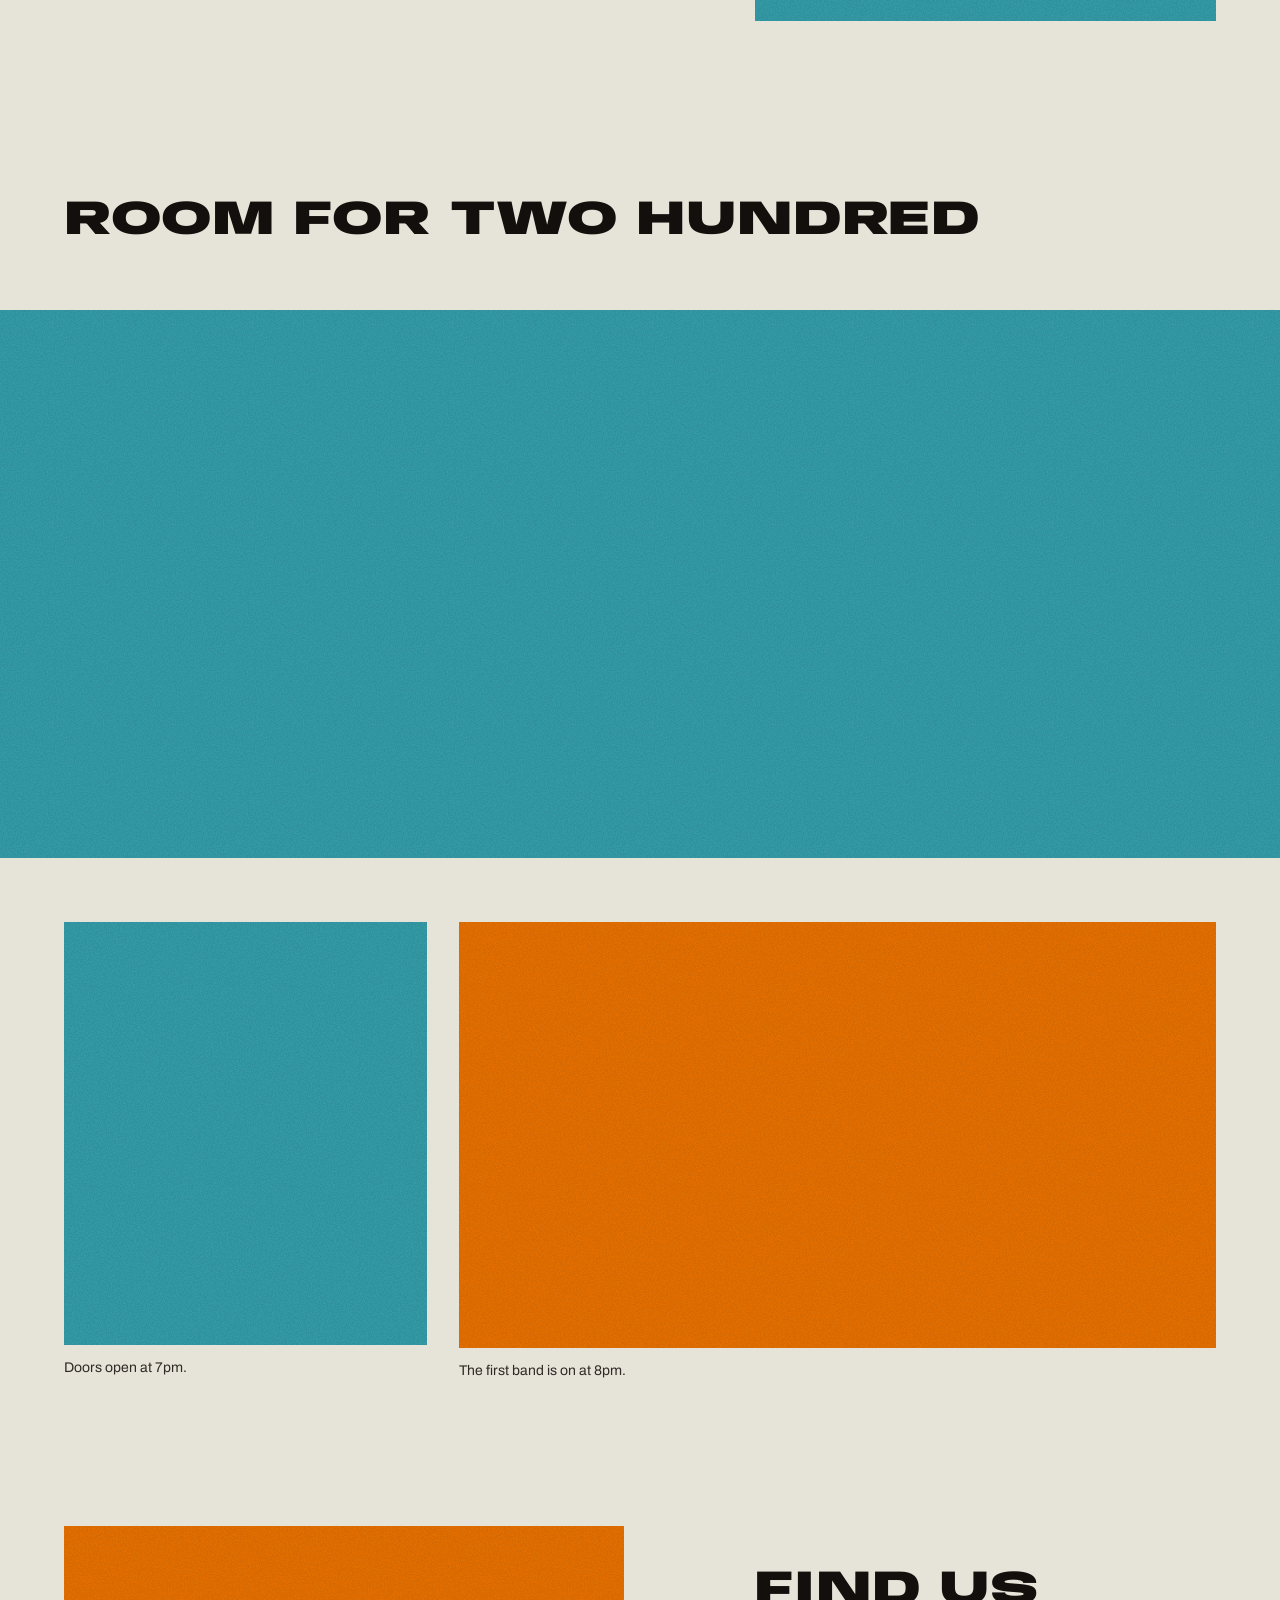
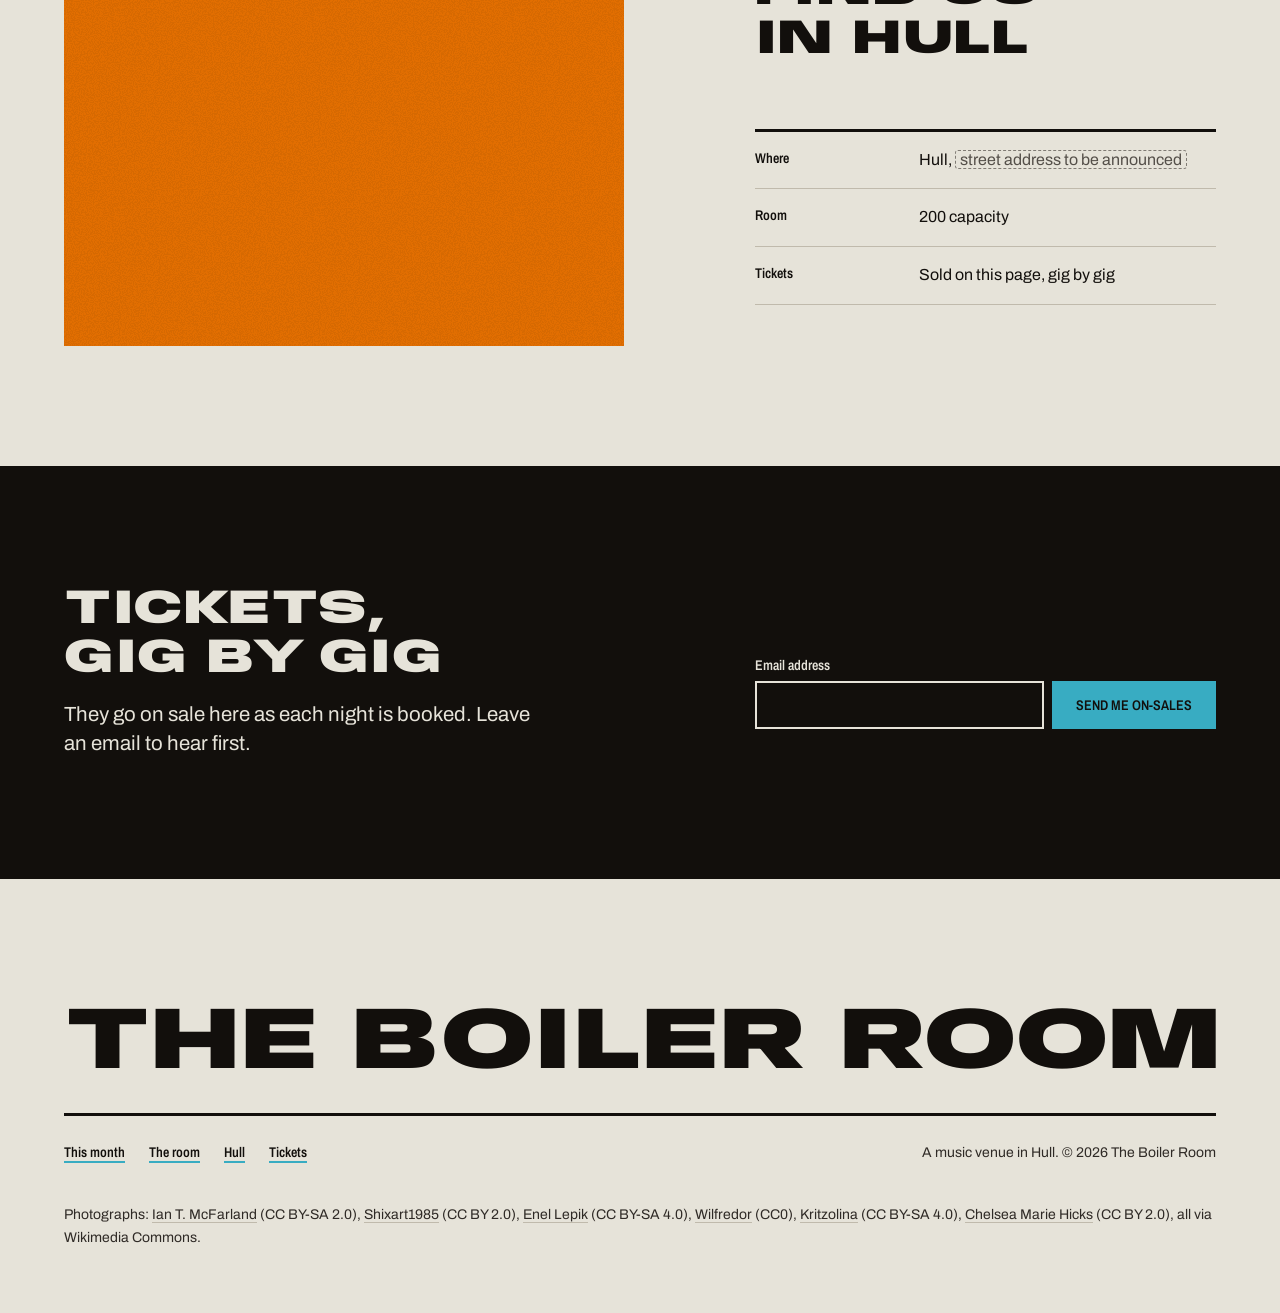
<file: .claude/skills/hallmark/scripts/fixtures/exemplars/playful.html>
<!doctype html>
<html lang="en-GB">
<head>
<meta charset="utf-8">
<meta name="viewport" content="width=device-width, initial-scale=1">
<title>The Boiler Room, Hull: this month’s gigs and tickets</title>
<meta name="description" content="The Boiler Room is a 200-capacity music venue in Hull. Doors 7pm, first band 8pm. This month’s gigs and tickets.">
<link rel="preconnect" href="https://fonts.googleapis.com">
<link rel="preconnect" href="https://fonts.gstatic.com" crossorigin>
<link href="https://fonts.googleapis.com/css2?family=Anybody:wdth,wght@100..150,900&family=Archivo:wght@400;600&family=Archivo+Narrow:wght@600&display=swap" rel="stylesheet">
<style>
/* Hallmark · job: visit · shape: Photographic · genre: playful · theme: Overprint (by request)
 * hero: Poster · nav: slab, the ink bar with the wordmark in stock colour, three links and a knocked-out Tickets outline · footer: mast, the wordmark across the container over the bar rule · imagery: photographs, library 6, mono pulled through one pass each · signature: the bill knocked out of a gig photograph printed in the orange pass · overprint: newsprint
 * axes: light/grotesk-heavy/cool · posture: full-palette · contrast: pass · fold: pass · v2.0.0 */
/* Hallmark · pre-emit critique: P4 H5 E4 S4 R4 V4 · weakest: S, the brief names no acts, so the listing is one honest slot and the photographs and the two times carry the night */
/* Hallmark · hero-review: in-thread · fix · 2 findings · 1 resolved 1 partial (the stage act is a laptop duo; the library holds no band shot with a dark foot, so the handoff asks for the venue's own) · finish-review: in-thread · fix · 1 finding · 1 resolved (the bill's room under the Poster raised to 96px) · gap: the two passes never cross on this page, so the moss shows nowhere */
:root {
  color-scheme: light;
  --space-3xs: 2px; --space-2xs: 4px; --space-xs: 8px; --space-sm: 12px; --space-md: 16px; --space-lg: 24px; --space-xl: 40px; --space-2xl: 64px; --space-3xl: 96px; --space-4xl: 144px;
  --text-xs: 0.8125rem; --text-sm: 0.875rem; --text-md: 1rem; --text-lg: 1.25rem; --text-xl: 1.5625rem; --text-2xl: 1.953rem; --text-3xl: 2.441rem;
  --text-display-s: clamp(2.25rem, 4vw + 0.5rem, 3.75rem); --text-display: clamp(2.75rem, 5vw + 1rem, 5.25rem);
  --text-section: clamp(2rem, 2.5vw + 1rem, 3.5rem); --text-title: clamp(1.25rem, 0.75vw + 0.875rem, 1.625rem); --text-lead: clamp(1.125rem, 0.35vw + 1rem, 1.375rem);
  --ease-out: cubic-bezier(0.16, 1, 0.3, 1); --ease-in: cubic-bezier(0.7, 0, 0.84, 0); --ease-in-out: cubic-bezier(0.65, 0, 0.35, 1);
  --dur-micro: 120ms; --dur-short: 220ms; --dur-long: 420ms;
  --color-error: oklch(52% 0.19 27); --color-success: oklch(50% 0.12 150);
  --container: 1440px; --gutter: 64px; --gap-columns: 32px; --section-gap-s: 120px; --section-gap: 144px; --section-gap-l: 176px;
  --z-base: 1; --z-raised: 10; --z-dropdown: 100; --z-sticky: 200; --z-sticky-nav: 300; --z-modal: 400; --z-toast: 500; --z-tooltip: 600;
  --color-paper: oklch(91.5% 0.014 92); --color-paper-2: oklch(88% 0.017 90); --color-paper-3: oklch(84% 0.02 88);
  --color-ink: oklch(17% 0.008 60); --color-ink-2: oklch(29% 0.01 60); --color-muted: oklch(43% 0.012 70);
  --color-rule: oklch(79% 0.02 85);
  --color-accent: oklch(69% 0.105 213); --color-accent-ink: oklch(17% 0.008 60); --color-focus: oklch(44% 0.1 220);
  --color-accent-2: oklch(72% 0.185 52); --color-accent-2-ink: oklch(17% 0.008 60);
  --color-mix: oklch(40% 0.106 129);
  --blend: multiply; --texture-opacity: 0.05;
  --font-display: "Anybody", ui-sans-serif, sans-serif; --font-body: "Archivo", ui-sans-serif, sans-serif;
  --font-outlier: "Archivo Narrow", ui-sans-serif, sans-serif;
  --radius-card: 0; --radius-pill: 0; --rule-hair: 1px; --rule-bar: 3px;
  --shadow-card: none;
  --tracking-display: -0.01em; --display-stretch: 140%;
}
*, *::before, *::after { box-sizing: border-box; }
html, body { overflow-x: clip; }
html { scrollbar-color: var(--color-muted) var(--color-paper); scroll-padding-top: var(--space-3xl); }
body { margin: 0; background: var(--color-paper); color: var(--color-ink); font-family: var(--font-body); font-size: var(--text-md); line-height: 1.55; -webkit-font-smoothing: antialiased; caret-color: var(--color-accent); }
::selection { background: color-mix(in oklab, var(--color-accent-2) 40%, transparent); }
:focus-visible { outline: 2px solid var(--color-focus); outline-offset: 2px; }
a { color: inherit; text-decoration-thickness: 1px; text-underline-offset: 0.16em; }
h1, h2, h3 { margin: 0; font-family: var(--font-display); font-weight: var(--display-weight, 700); font-synthesis: none; letter-spacing: var(--tracking-display); line-height: 1.05; overflow-wrap: break-word; min-width: 0; text-wrap: balance; }
h1 { max-width: 20ch; font-size: var(--text-display); } h2 { max-width: 30ch; font-size: var(--text-section); } h3 { max-width: 40ch; font-size: var(--text-title); line-height: 1.2; }
.lead { font-size: var(--text-lead); line-height: 1.45; max-width: 52ch; }
p { margin: 0; text-wrap: pretty; }
p:not([class]) { max-width: 65ch; }
img, video { max-width: 100%; height: auto; display: block; }
svg { display: block; }
[hidden] { display: none !important; }
button, input, select, textarea { font: inherit; }
.container { width: 100%; max-width: var(--container); margin-inline: auto; padding-inline: var(--gutter); box-sizing: border-box; }
.num, .figure, td.num { font-variant-numeric: tabular-nums; }
.visually-hidden { position: absolute; width: 1px; height: 1px; overflow: hidden; clip-path: inset(50%); white-space: nowrap; }
[data-slot] { position: relative; overflow: hidden; background: linear-gradient(160deg, var(--color-paper-2, var(--color-paper)), var(--color-paper-3, var(--color-paper))); }
[data-slot] > img { position: absolute; inset: 0; width: 100%; height: 100%; object-fit: cover; z-index: 1; }
[data-slot]:has(> img) > :not(img):not([data-keep]) { display: none !important; }
@media (max-width: 60rem) { :root { --gutter: 24px; --section-gap-s: 80px; --section-gap: 96px; --section-gap-l: 120px; } }
@media (max-width: 40rem) { :root { --gutter: 16px; --section-gap-s: 56px; --section-gap: 72px; --section-gap-l: 96px; --gap-columns: 16px; } }
@media (prefers-reduced-motion: reduce) { *:not(.keep-motion), *:not(.keep-motion)::before, *:not(.keep-motion)::after { animation-duration: 0.01ms !important; animation-iteration-count: 1 !important; transition-duration: 0.01ms !important; scroll-behavior: auto !important; } }
/* photographs: mono con=30 */
[data-slot] > img { filter: grayscale(1) contrast(1.3); }
:root {
  --nav-h: 72px;
  --text-bill: clamp(2.125rem, 6vw, 5.75rem);
  --grain: url("data:image/svg+xml,%3Csvg xmlns='http://www.w3.org/2000/svg' width='200' height='200'%3E%3Cfilter id='g'%3E%3CfeTurbulence type='fractalNoise' baseFrequency='0.85' numOctaves='2' stitchTiles='stitch'/%3E%3CfeColorMatrix values='0 0 0 0 0 0 0 0 0 0 0 0 0 0 0 0 0 0 9 -4'/%3E%3C/filter%3E%3Crect width='100%25' height='100%25' filter='url(%23g)'/%3E%3C/svg%3E");
}

h1, h2, h3 { font-weight: 900; font-stretch: var(--display-stretch); text-transform: uppercase; line-height: 1.02; }

/* the skip link */
.skip { position: absolute; left: var(--space-md); top: calc(-1 * var(--space-3xl)); z-index: var(--z-toast); padding: var(--space-xs) var(--space-md); background: var(--color-ink); color: var(--color-paper); }
.skip:focus-visible { top: var(--space-md); outline-color: var(--color-accent); }

/* controls: the pass-1 fill beside an inset ink outline; the press changes a fill at once */
.btn { display: inline-flex; align-items: center; justify-content: center; min-height: 48px; padding: 0 var(--space-lg); border: 0; border-radius: 0; background: none; font: 600 var(--text-sm)/1 var(--font-outlier); text-transform: uppercase; text-decoration: none; white-space: nowrap; cursor: pointer; }
.btn--primary { background: var(--color-accent); color: var(--color-accent-ink); }
.btn--primary:hover { background: color-mix(in oklab, var(--color-accent) 78%, var(--color-ink)); }
.btn--primary:active { background: color-mix(in oklab, var(--color-accent) 62%, var(--color-ink)); }
.btn--secondary { box-shadow: inset 0 0 0 2px var(--color-ink); color: var(--color-ink); }
.btn--secondary:hover { background: var(--color-ink); color: var(--color-paper); }
.btn--secondary:active { background: var(--color-ink-2); color: var(--color-paper); }
.btn--knock { box-shadow: inset 0 0 0 2px var(--color-paper); color: var(--color-paper); }
.btn--knock:hover { background: var(--color-paper); color: var(--color-ink); }
.btn--knock:active { background: var(--color-paper-3); color: var(--color-ink); }
.btn:focus-visible { outline: 2px solid var(--color-focus); outline-offset: 2px; }
.btn:disabled, .btn[aria-disabled="true"] { opacity: 0.55; cursor: not-allowed; }

/* the two passes: flat fills, multiplied, a photograph pulled through one of them */
.pass-1 { background: var(--color-accent); color: var(--color-accent-ink); mix-blend-mode: var(--blend); }
.pass-2 { background: var(--color-accent-2); color: var(--color-accent-2-ink); mix-blend-mode: var(--blend); }
.pass-1 > img, .pass-2 > img { mix-blend-mode: var(--blend); }
.grain { isolation: isolate; }
.grain::after { content: ""; position: absolute; inset: 0; z-index: 2; pointer-events: none; opacity: var(--texture-opacity); background: var(--grain) 0 0 / 200px; }

/* nav: the slab */
.slab { background: var(--color-ink); color: var(--color-paper); }
.slab__inner { display: flex; align-items: center; justify-content: space-between; gap: var(--space-lg); min-height: var(--nav-h); }
.wordmark { font: 900 1.375rem/1 var(--font-display); font-stretch: var(--display-stretch); text-transform: uppercase; letter-spacing: var(--tracking-display); color: var(--color-paper); text-decoration: none; white-space: nowrap; }
.slab__nav { display: flex; align-items: center; gap: var(--space-xl); }
.slab__links { display: flex; gap: var(--space-lg); margin: 0; padding: 0; list-style: none; }
.slab__links a { font: 600 var(--text-sm)/1 var(--font-outlier); color: var(--color-paper); text-decoration: underline; text-decoration-color: transparent; text-decoration-thickness: 2px; text-underline-offset: 0.35em; white-space: nowrap; }
.slab__links a:hover { text-decoration-color: var(--color-accent); }
.slab :focus-visible, .hero :focus-visible, .wordmark:focus-visible { outline: 2px solid var(--color-accent); outline-offset: 3px; }

/* hero: Poster, the bill knocked out to the stock over the photograph's darkest third */
.hero { position: relative; isolation: isolate; display: grid; align-items: end; min-height: calc(100dvh - var(--nav-h)); background: var(--color-ink); color: var(--color-paper); }
.hero__photo { position: absolute; inset: 0; margin: 0; z-index: 0; mix-blend-mode: normal; }
.hero__photo > img { object-position: 50% 40%; }
.hero__scrim { position: absolute; inset: 0; z-index: 1; pointer-events: none; background: linear-gradient(to top, color-mix(in oklab, var(--color-ink) 62%, transparent), transparent 58%); }
.hero__inner { position: relative; z-index: 3; display: grid; justify-items: start; gap: var(--space-lg); padding-block: var(--space-3xl); }
.hero__head { max-width: none; font-size: var(--text-bill); color: var(--color-paper); }
.hero__lead { max-width: 34ch; color: var(--color-paper); }
.hero__actions { display: flex; flex-wrap: wrap; gap: var(--space-sm); }

/* photographs: square, no frame, each printed through one pass */
.photo { position: relative; margin: 0; }
.photo--tall { aspect-ratio: 4 / 5; }
.photo--wide { aspect-ratio: 21 / 9; width: 100%; }
.photo--hull { aspect-ratio: 4 / 3; }
.caption { margin-top: var(--space-sm); font-size: var(--text-sm); color: var(--color-ink-2); }
.fill { padding: 0 0.25em; border: 1px dashed color-mix(in oklch, var(--color-muted) 70%, transparent); border-radius: 3px; color: var(--color-muted); -webkit-box-decoration-break: clone; box-decoration-break: clone; }

/* this month: the listing beside a photograph in the teal pass */
.listing { padding-top: var(--section-gap); }
.listing__grid { display: grid; grid-template-columns: repeat(12, minmax(0, 1fr)); column-gap: var(--gap-columns); align-items: center; }
.listing__text { grid-column: 1 / 8; display: grid; justify-items: start; }
.listing__text .lead { margin-top: var(--space-md); max-width: 44ch; }
.listing__shot { grid-column: 8 / 13; margin: 0; }
.bill { width: 100%; margin-block: var(--space-2xl) var(--space-xl); border-collapse: collapse; border-top: var(--rule-bar) solid var(--color-ink); font-variant-numeric: tabular-nums; }
.bill th { padding: var(--space-sm) var(--space-md) var(--space-sm) 0; border-bottom: var(--rule-hair) solid var(--color-rule); font: 600 var(--text-sm)/1.2 var(--font-outlier); text-align: left; white-space: nowrap; }
.bill td { padding: var(--space-lg) 0; border-bottom: var(--rule-hair) solid var(--color-rule); }

/* the room: the stage before doors, full bleed, then the night in two */
.room { padding-top: var(--section-gap-l); }
.room h2 { margin-bottom: var(--space-2xl); }
.room__pair { display: grid; grid-template-columns: repeat(12, minmax(0, 1fr)); column-gap: var(--gap-columns); margin-top: var(--space-2xl); }
.room__shot { margin: 0; }
.room__shot--doors { grid-column: 1 / 5; }
.room__shot--doors .photo { aspect-ratio: 6 / 7; }
.room__shot--band { grid-column: 5 / 13; }
.room__shot--band .photo { aspect-ratio: 16 / 9; }

/* hull: the photograph on the other side, the facts as a list under the bar rule */
.hull { padding-block: var(--section-gap) var(--section-gap-s); }
.hull__grid { display: grid; grid-template-columns: repeat(12, minmax(0, 1fr)); column-gap: var(--gap-columns); align-items: center; }
.hull__grid > .photo { grid-column: 1 / 7; }
.hull__text { grid-column: 8 / 13; }
.facts { margin: var(--space-2xl) 0 0; border-top: var(--rule-bar) solid var(--color-ink); }
.facts > div { display: grid; grid-template-columns: minmax(0, 1fr) minmax(0, 2fr); gap: var(--space-md); padding-block: var(--space-md); border-bottom: var(--rule-hair) solid var(--color-rule); }
.facts dt { font: 600 var(--text-sm)/1.5 var(--font-outlier); }
.facts dd { margin: 0; }

/* tickets: the ink band, stock type, the on-sale field */
.tickets { padding-block: var(--section-gap-s); background: var(--color-ink); color: var(--color-paper); }
.tickets__grid { display: grid; grid-template-columns: repeat(12, minmax(0, 1fr)); column-gap: var(--gap-columns); align-items: end; }
.tickets__text { grid-column: 1 / 8; }
.tickets__text .lead { margin-top: var(--space-md); max-width: 40ch; }
.onsale { grid-column: 8 / 13; }
.onsale label { display: block; margin-bottom: var(--space-xs); font: 600 var(--text-sm)/1.2 var(--font-outlier); }
.onsale__row { display: flex; gap: var(--space-xs); }
.onsale input { flex: 1; min-width: 0; min-height: 48px; padding: 0 var(--space-md); border: 0; border-radius: 0; background: var(--color-ink); color: var(--color-paper); box-shadow: inset 0 0 0 2px var(--color-paper); font: 400 var(--text-md) var(--font-body); outline: 2px solid transparent; outline-offset: 2px; }
.onsale input:focus-visible { outline-color: var(--color-accent); }
.onsale input[aria-invalid] { box-shadow: inset 0 0 0 2px var(--color-error); }
.onsale__help { min-height: 1lh; margin-top: var(--space-xs); font-size: var(--text-sm); color: var(--color-paper-3); }
.tickets :focus-visible { outline-color: var(--color-accent); }

/* footer: the mast */
.mast { padding-block: var(--section-gap-s) var(--space-2xl); }
.mast__word { margin: 0; font: 900 clamp(1.5rem, 6.85vw, 6.15rem)/1.02 var(--font-display); font-stretch: var(--display-stretch); text-transform: uppercase; letter-spacing: var(--tracking-display); white-space: nowrap; }
.mast__row { display: flex; flex-wrap: wrap; align-items: baseline; justify-content: space-between; gap: var(--space-lg); margin-top: var(--space-lg); padding-top: var(--space-lg); border-top: var(--rule-bar) solid var(--color-ink); }
.mast__links { display: flex; flex-wrap: wrap; gap: var(--space-lg); margin: 0; padding: 0; list-style: none; }
.mast__links a { font: 600 var(--text-sm)/1.2 var(--font-outlier); text-decoration: underline; text-decoration-color: var(--color-accent); text-decoration-thickness: 2px; text-underline-offset: 0.3em; }
.mast__links a:hover { text-decoration-color: var(--color-ink); }
.mast__note { margin: 0; font-size: var(--text-sm); color: var(--color-ink-2); }
.mast__credits { max-width: none; margin: var(--space-xl) 0 0; font-size: var(--text-sm); line-height: 1.6; color: var(--color-ink-2); }
.mast__credits span { white-space: nowrap; }
.mast__credits a { color: inherit; text-decoration: underline; text-decoration-color: var(--color-rule); text-decoration-thickness: 1px; text-underline-offset: 0.2em; }
.mast__credits a:hover { text-decoration-color: var(--color-ink); }

@media (max-width: 60rem) {
  .slab__links { display: none; }
  .hero { min-height: calc(92dvh - var(--nav-h)); }
  .listing__text, .listing__shot, .hull__grid > .photo, .hull__text, .tickets__text, .onsale { grid-column: 1 / -1; }
  .listing__shot, .hull__text, .onsale { margin-top: var(--space-2xl); }
  .room__shot--doors, .room__shot--band { grid-column: 1 / -1; }
  .room__shot--band { margin-top: var(--space-xl); }
}
@media (max-width: 40rem) {
  .wordmark { font-size: 1.0625rem; }
  .slab__nav { gap: var(--space-md); }
  .hero__inner { padding-block: var(--space-2xl) var(--space-xl); }
  .bill th:nth-child(n+3) { display: none; }
  .onsale__row { flex-direction: column; }
}
</style>
</head>
<body>
<a class="skip" href="#main">Skip to content</a>

<header class="slab">
  <div class="container slab__inner">
    <a class="wordmark" href="#main" aria-label="The Boiler Room, home">The Boiler Room</a>
    <nav class="slab__nav" aria-label="Main">
      <ul class="slab__links">
        <li><a href="#this-month">This month</a></li>
        <li><a href="#the-room">The room</a></li>
        <li><a href="#hull">Hull</a></li>
      </ul>
      <a class="btn btn--knock" href="#tickets">Tickets</a>
    </nav>
  </div>
</header>

<main id="main">
  <section class="hero" aria-labelledby="hero-head">
    <figure class="hero__photo pass-2 grain" data-slot="hero" data-alt="A gig night at the Boiler Room: the crowd from behind, hands up, the stage lit, with a dark lower half for the bill">
      <img src="https://upload.wikimedia.org/wikipedia/commons/thumb/d/d1/Lights_%282011-04-24_by_Ian_T._McFarland%29.jpg/1280px-Lights_%282011-04-24_by_Ian_T._McFarland%29.jpg" width="3198" height="2555" fetchpriority="high" alt="Two guitarists in silhouette on a small stage, lit through smoke" style="object-position: 55% 40%">
    </figure>
    <div class="hero__scrim" aria-hidden="true"></div>
    <div class="container hero__inner">
      <h1 id="hero-head" class="hero__head">Doors&nbsp;7pm.<br>First&nbsp;band 8pm.</h1>
      <p class="lead hero__lead">A 200-capacity music venue in Hull, with this month’s gigs below.</p>
      <div class="hero__actions">
        <a class="btn btn--primary" href="#this-month">This month’s gigs</a>
        <a class="btn btn--knock" href="#tickets">How tickets work</a>
      </div>
    </div>
  </section>

  <section id="this-month" class="listing" aria-labelledby="month-head">
    <div class="container listing__grid">
      <div class="listing__text">
        <h2 id="month-head">This month</h2>
        <p class="lead">Every gig goes up here with its night, its price and a link to its tickets.</p>
        <table class="bill">
          <caption class="visually-hidden">Gigs at the Boiler Room this month</caption>
          <thead>
            <tr><th scope="col">Night</th><th scope="col">Band</th><th scope="col">Price</th><th scope="col">Tickets</th></tr>
          </thead>
          <tbody>
            <tr><td colspan="4"><span class="fill" data-fill="line-up">This month’s line-up to be announced</span></td></tr>
          </tbody>
        </table>
        <a class="btn btn--secondary" href="#tickets">Hear when tickets go on sale</a>
      </div>
      <figure class="listing__shot">
        <div class="photo photo--tall pass-1 grain" data-slot="month" data-alt="A gig at the Boiler Room from the floor: a fan with both arms up, the band behind in the stage haze">
          <img src="https://upload.wikimedia.org/wikipedia/commons/thumb/f/f6/Energetic_guitarist_performs_on_stage_during_a_lively_music_festival_at_night%2C_surrounded_by_vibrant_lights_and_excited_fans.jpg/1280px-Energetic_guitarist_performs_on_stage_during_a_lively_music_festival_at_night%2C_surrounded_by_vibrant_lights_and_excited_fans.jpg" width="2300" height="1530" loading="lazy" alt="A long-haired guitarist playing under the stage lights in haze" style="object-position: 45% 55%">
        </div>
      </figure>
    </div>
  </section>

  <section id="the-room" class="room" aria-labelledby="room-head">
    <div class="container">
      <h2 id="room-head">Room for two hundred</h2>
    </div>
    <div class="photo photo--wide pass-1 grain" data-slot="room" data-alt="The Boiler Room before doors: the stage, the drum kit and the microphone, wide, from the floor">
      <img src="https://upload.wikimedia.org/wikipedia/commons/thumb/2/2f/Ansambel_SkaMeika%C2%B4.jpg/1280px-Ansambel_SkaMeika%C2%B4.jpg" width="5760" height="2880" loading="lazy" alt="The shadows of a band, horns and all, thrown on a lit screen behind the stage" style="object-position: 50% 55%">
    </div>
    <div class="container room__pair">
      <figure class="room__shot room__shot--doors">
        <div class="photo pass-1 grain" data-slot="doors" data-alt="People coming in at the Boiler Room as the doors open">
          <img src="https://upload.wikimedia.org/wikipedia/commons/thumb/e/e0/Man_playing_an_acoustic_brazilian_guitar_%28Viol%C3%A3o%29_on_Marco_Zero_Square%2C_Refice%2C_Pernambuco%2C_Brazil.jpg/1280px-Man_playing_an_acoustic_brazilian_guitar_%28Viol%C3%A3o%29_on_Marco_Zero_Square%2C_Refice%2C_Pernambuco%2C_Brazil.jpg" width="1920" height="1280" loading="lazy" alt="A weathered hand picking the strings of a resonator guitar" style="object-position: 30% 45%">
        </div>
        <figcaption class="caption">Doors open at 7pm.</figcaption>
      </figure>
      <figure class="room__shot room__shot--band">
        <div class="photo pass-2 grain" data-slot="band" data-alt="The first band of the night on the Boiler Room stage">
          <img src="https://upload.wikimedia.org/wikipedia/commons/thumb/4/4f/Kratzen_at_Puch_Open_Air_2024_02.jpg/1280px-Kratzen_at_Puch_Open_Air_2024_02.jpg" width="5472" height="3648" loading="lazy" alt="A bass player and a keyboard player on stage under the lights" style="object-position: 50% 40%">
        </div>
        <figcaption class="caption">The first band is on at 8pm.</figcaption>
      </figure>
    </div>
  </section>

  <section id="hull" class="hull" aria-labelledby="hull-head">
    <div class="container hull__grid">
      <div class="photo photo--hull pass-2 grain" data-slot="bar" data-alt="The Boiler Room on a gig night, the bar and the room from inside">
        <img src="https://upload.wikimedia.org/wikipedia/commons/thumb/5/51/Cure_cocktail_bar_New_Orleans_2011.jpg/1280px-Cure_cocktail_bar_New_Orleans_2011.jpg" width="4752" height="3168" loading="lazy" alt="A dim bar with lit shelves of bottles and a bartender at work" style="object-position: 25% 35%">
      </div>
      <div class="hull__text">
        <h2 id="hull-head">Find us in Hull</h2>
        <dl class="facts">
          <div><dt>Where</dt><dd>Hull, <span class="fill" data-fill="address">street address to be announced</span></dd></div>
          <div><dt>Room</dt><dd>200 capacity</dd></div>
          <div><dt>Tickets</dt><dd>Sold on this page, gig by gig</dd></div>
        </dl>
      </div>
    </div>
  </section>

  <section id="tickets" class="tickets" aria-labelledby="tickets-head">
    <div class="container tickets__grid">
      <div class="tickets__text">
        <h2 id="tickets-head">Tickets, gig by gig</h2>
        <p class="lead">They go on sale here as each night is booked. Leave an email to hear first.</p>
      </div>
      <form class="onsale" data-endpoint="" novalidate>
        <label for="onsale-email">Email address</label>
        <div class="onsale__row">
          <input id="onsale-email" name="email" type="email" inputmode="email" autocomplete="email" required>
          <button class="btn btn--primary" type="submit">Send me on-sales</button>
        </div>
        <p class="onsale__help" id="onsale-help" aria-live="polite"></p>
      </form>
    </div>
  </section>
</main>

<footer class="mast">
  <div class="container">
    <p class="mast__word">The Boiler Room</p>
    <div class="mast__row">
      <nav aria-label="Footer">
        <ul class="mast__links">
          <li><a href="#this-month">This month</a></li>
          <li><a href="#the-room">The room</a></li>
          <li><a href="#hull">Hull</a></li>
          <li><a href="#tickets">Tickets</a></li>
        </ul>
      </nav>
      <p class="mast__note">A music venue in Hull. © 2026 The Boiler Room</p>
    </div>
    <p class="mast__credits" data-credits>Photographs: <a href="https://commons.wikimedia.org/wiki/File:Lights_(2011-04-24_by_Ian_T._McFarland).jpg">Ian T. McFarland</a> <span>(CC BY-SA 2.0)</span>, <a href="https://commons.wikimedia.org/wiki/File:Energetic_guitarist_performs_on_stage_during_a_lively_music_festival_at_night,_surrounded_by_vibrant_lights_and_excited_fans.jpg">Shixart1985</a> <span>(CC BY 2.0)</span>, <a href="https://commons.wikimedia.org/wiki/File:Ansambel_SkaMeika%C2%B4.jpg">Enel Lepik</a> <span>(CC BY-SA 4.0)</span>, <a href="https://commons.wikimedia.org/wiki/File:Man_playing_an_acoustic_brazilian_guitar_(Viol%C3%A3o)_on_Marco_Zero_Square,_Refice,_Pernambuco,_Brazil.jpg">Wilfredor</a> <span>(CC0)</span>, <a href="https://commons.wikimedia.org/wiki/File:Kratzen_at_Puch_Open_Air_2024_02.jpg">Kritzolina</a> <span>(CC BY-SA 4.0)</span>, <a href="https://commons.wikimedia.org/wiki/File:Cure_cocktail_bar_New_Orleans_2011.jpg">Chelsea Marie Hicks</a> <span>(CC BY 2.0)</span>, all via Wikimedia Commons.</p>
  </div>
</footer>

<script>
document.querySelectorAll('form[data-endpoint]').forEach((form) => {
  const input = form.querySelector('input'), help = form.querySelector('[aria-live]');
  form.addEventListener('submit', (e) => {
    e.preventDefault();
    const ok = input.checkValidity();
    input.toggleAttribute('aria-invalid', !ok);
    if (!ok) { input.setAttribute('aria-describedby', help.id); help.textContent = 'That address looks incomplete. Write it as name@example.com.'; input.focus(); return; }
    if (!form.dataset.endpoint) { help.textContent = 'Nothing was sent: this form is not connected yet.'; return; }
    fetch(form.dataset.endpoint, { method: 'POST', body: new FormData(form) })
      .then((r) => { help.textContent = r.ok ? 'Thanks. On-sales go to ' + input.value.trim() + '.' : 'That did not go through. Try again in a minute.'; })
      .catch(() => { help.textContent = 'That did not go through. Try again in a minute.'; });
  });
});
window.hallmarkSlots = (m) => { for (const [k, v] of Object.entries(m)) { const s = document.querySelector(`[data-slot="${k}"]`); if (!s) continue; const im = new Image(); im.src = typeof v === 'string' ? v : v.src; im.alt = (typeof v === 'object' && v.alt) || s.dataset.alt || ''; s.querySelectorAll(':scope > img').forEach((o) => o.remove()); s.prepend(im); } };
document.querySelectorAll('[data-slot] > img').forEach((i) => { if (i.complete && !i.naturalWidth) i.remove(); else i.addEventListener('error', () => i.remove(), { once: true }); });
</script>
</body>
</html>
</file>
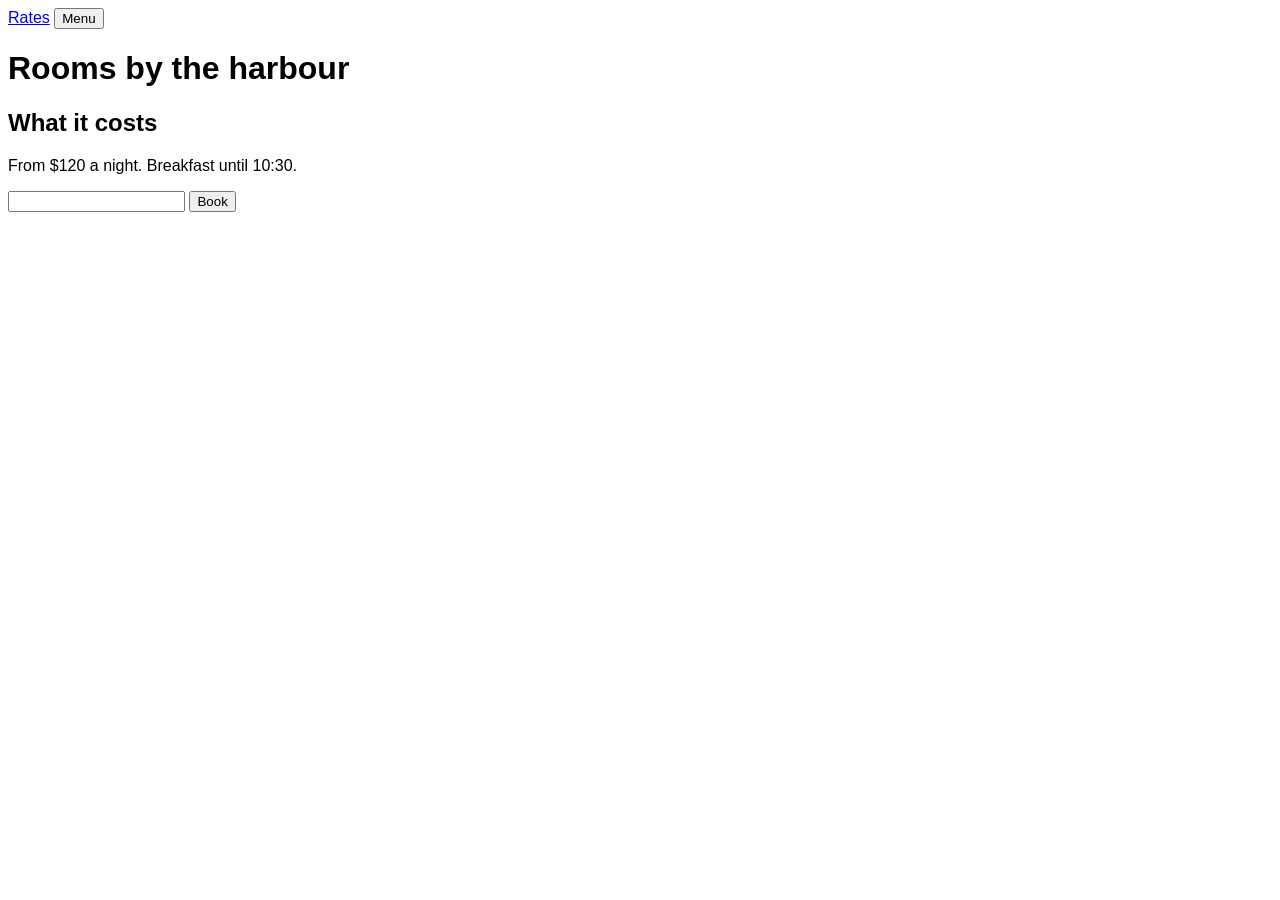
<file: .claude/skills/hallmark/scripts/fixtures/kept/after.html>
<!doctype html>
<html lang="en">
<head>
<meta charset="utf-8">
<meta name="viewport" content="width=device-width, initial-scale=1">
<title>Kept fixture, the page after</title>
<meta name="description" content="A careless redesign: one link, one field, one handler, one test hook and one script hook are gone, and one heading is reworded.">
<style>
/* Hallmark · shape: fixture · genre: editorial · theme: fixture (by request) · redesign: full */
/* Hallmark · dropped mailto:desk@example.com · the desk address is retired and the form replaces it */
body { font-family: sans-serif; }
</style>
</head>
<body>
<nav id="site-nav"><a href="#rates">Rates</a> <button id="menu-button" type="button">Menu</button></nav>
<h1>Rooms by the harbour</h1>
<h2 id="rates">What it costs</h2>
<p>From $120 a night. Breakfast until 10:30.</p>
<form action="https://example.com/api/book" method="post">
  <input name="email" type="email">
  <button type="submit">Book</button>
</form>
<script>
document.getElementById('nav-toggle').addEventListener('click', function () { document.querySelector('#site-nav').classList.toggle('is-open'); });
</script>
</body>
</html>
</file>
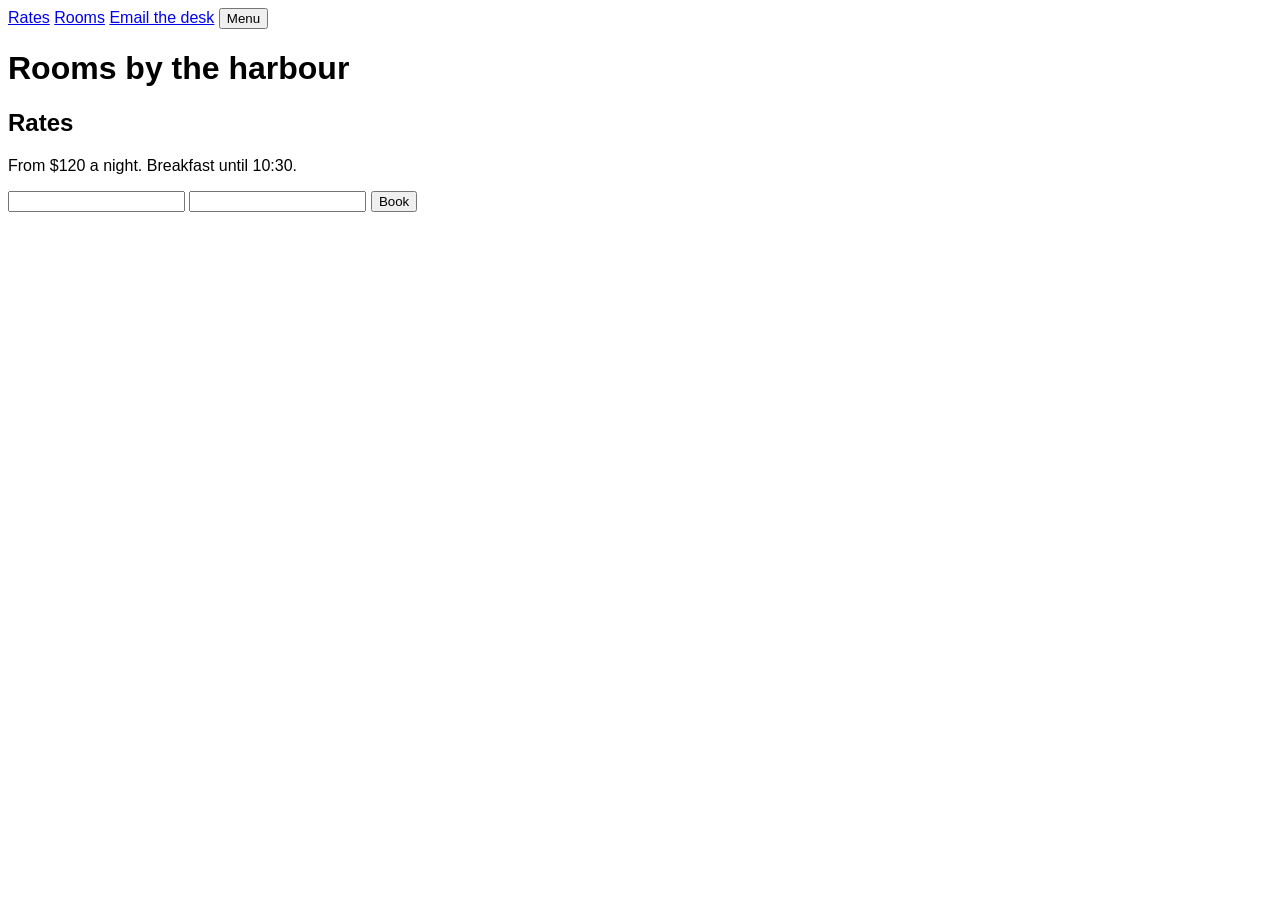
<file: .claude/skills/hallmark/scripts/fixtures/kept/before.html>
<!doctype html>
<html lang="en">
<head>
<meta charset="utf-8">
<meta name="viewport" content="width=device-width, initial-scale=1">
<title>Kept fixture, the page before</title>
<meta name="description" content="The page a redesign starts from; after.html drops one of everything the record holds.">
<style>
body { font-family: sans-serif; }
</style>
</head>
<body>
<nav id="site-nav"><a href="#rates">Rates</a> <a href="rooms.html">Rooms</a> <a href="mailto:desk@example.com">Email the desk</a> <button id="nav-toggle" type="button">Menu</button></nav>
<h1>Rooms by the harbour</h1>
<h2 id="rates">Rates</h2>
<p>From $120 a night. Breakfast until 10:30.</p>
<form action="https://example.com/api/book" method="post">
  <input name="email" type="email">
  <input name="nights" type="number">
  <button type="submit" onclick="track('book')" data-testid="book-button">Book</button>
</form>
<script>
document.getElementById('nav-toggle').addEventListener('click', function () { document.querySelector('#site-nav').classList.toggle('is-open'); });
</script>
</body>
</html>
</file>
